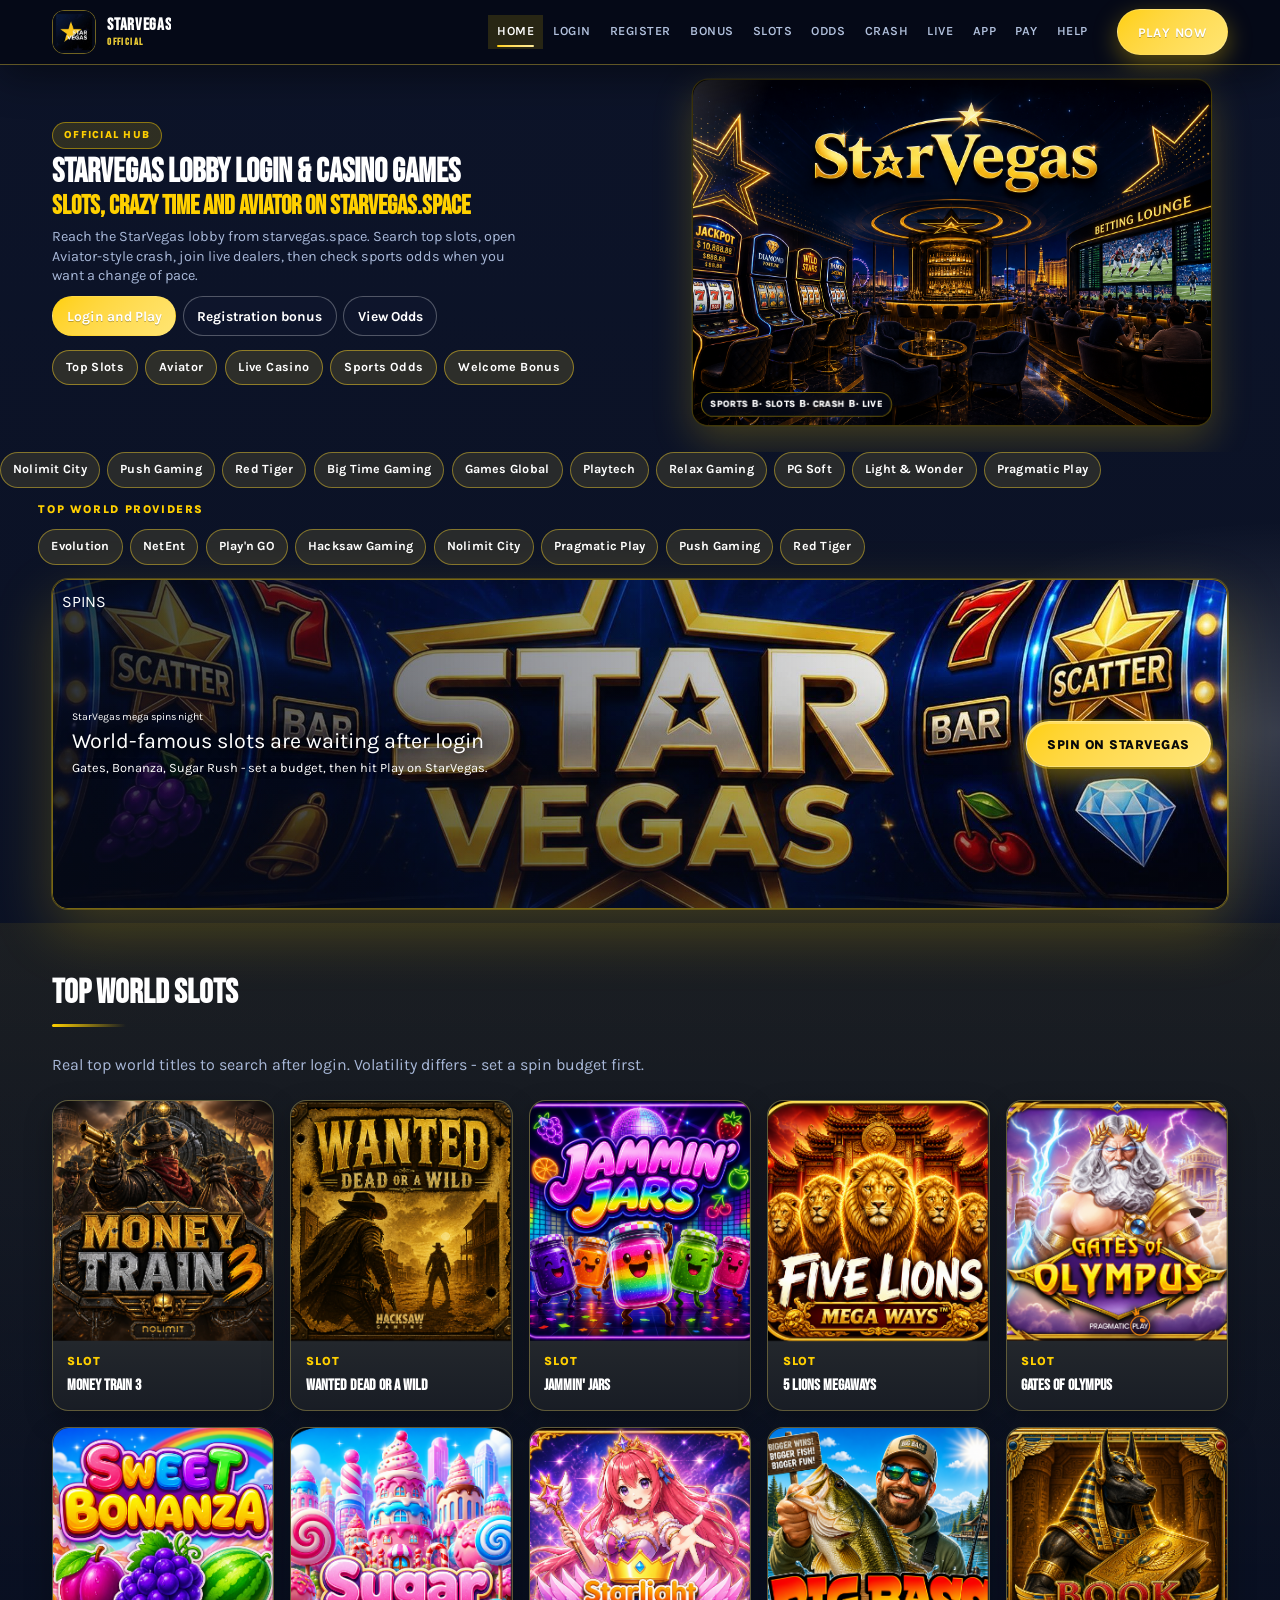
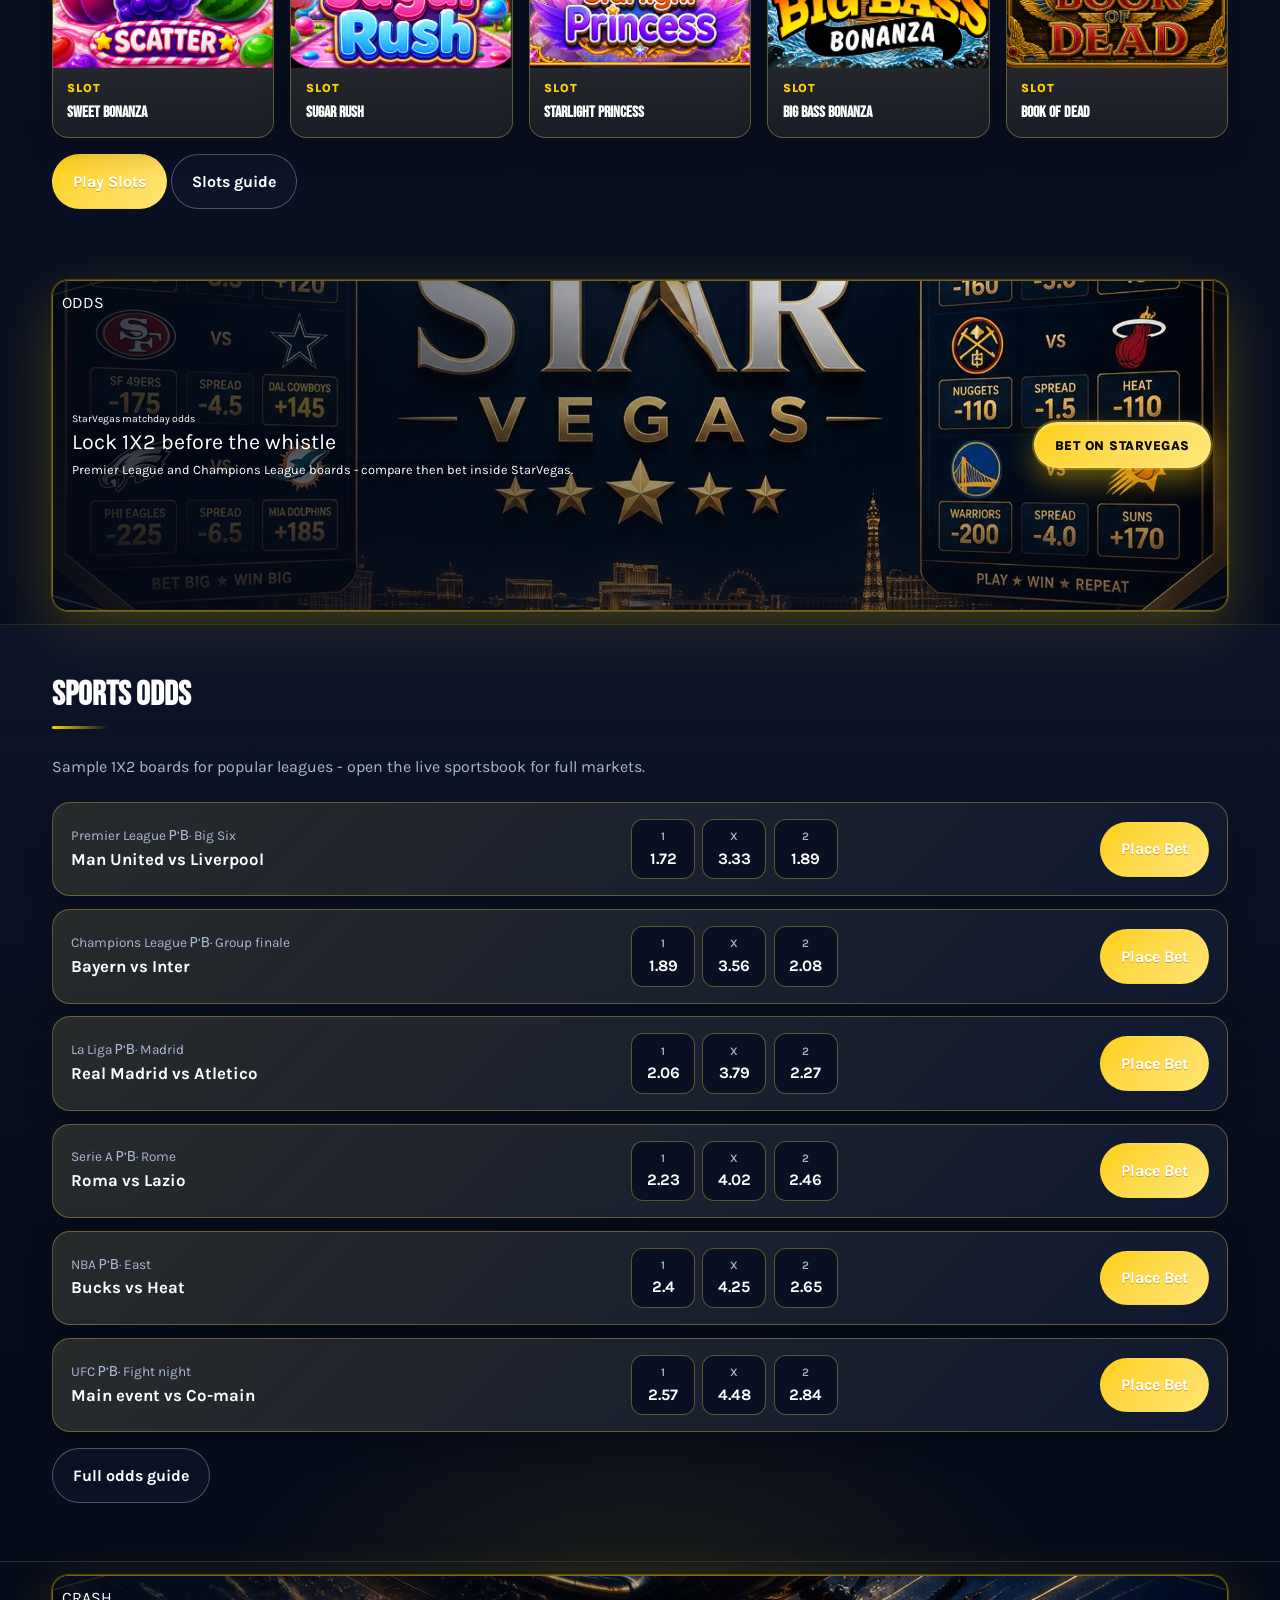
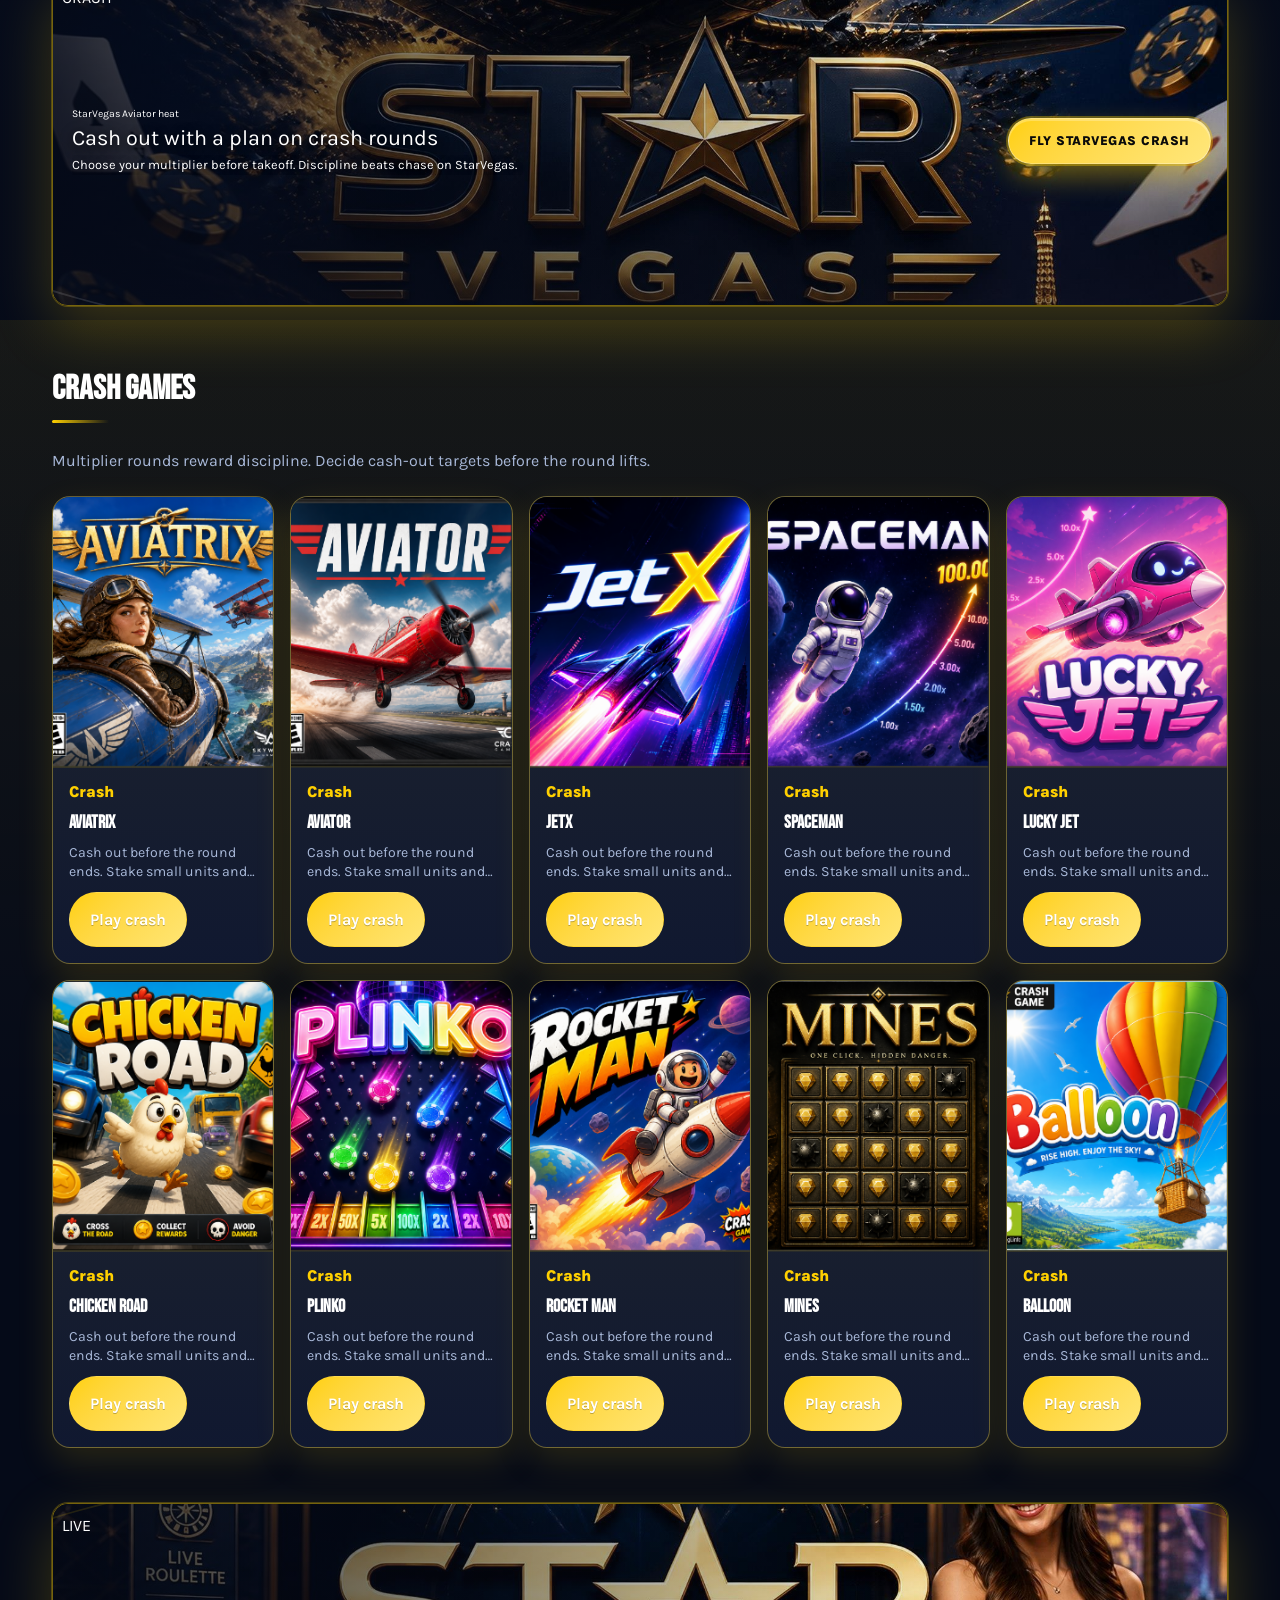
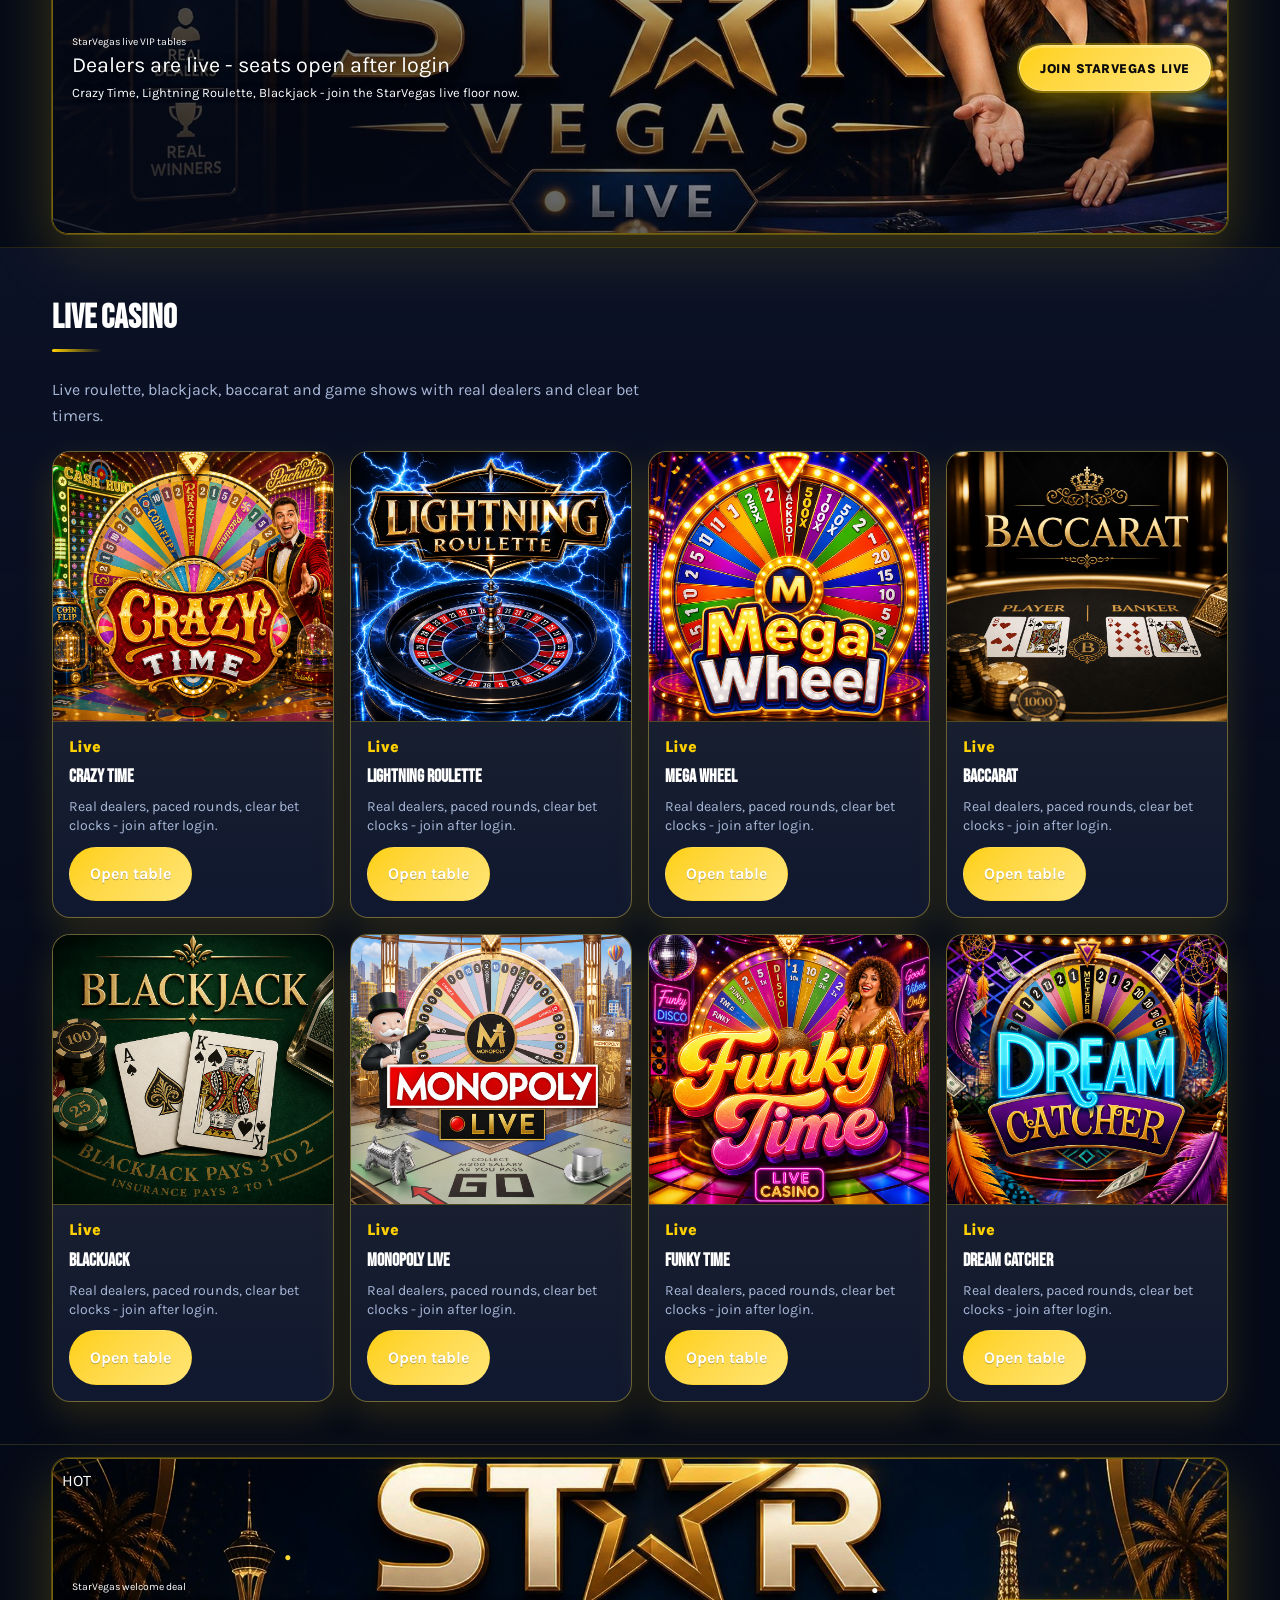
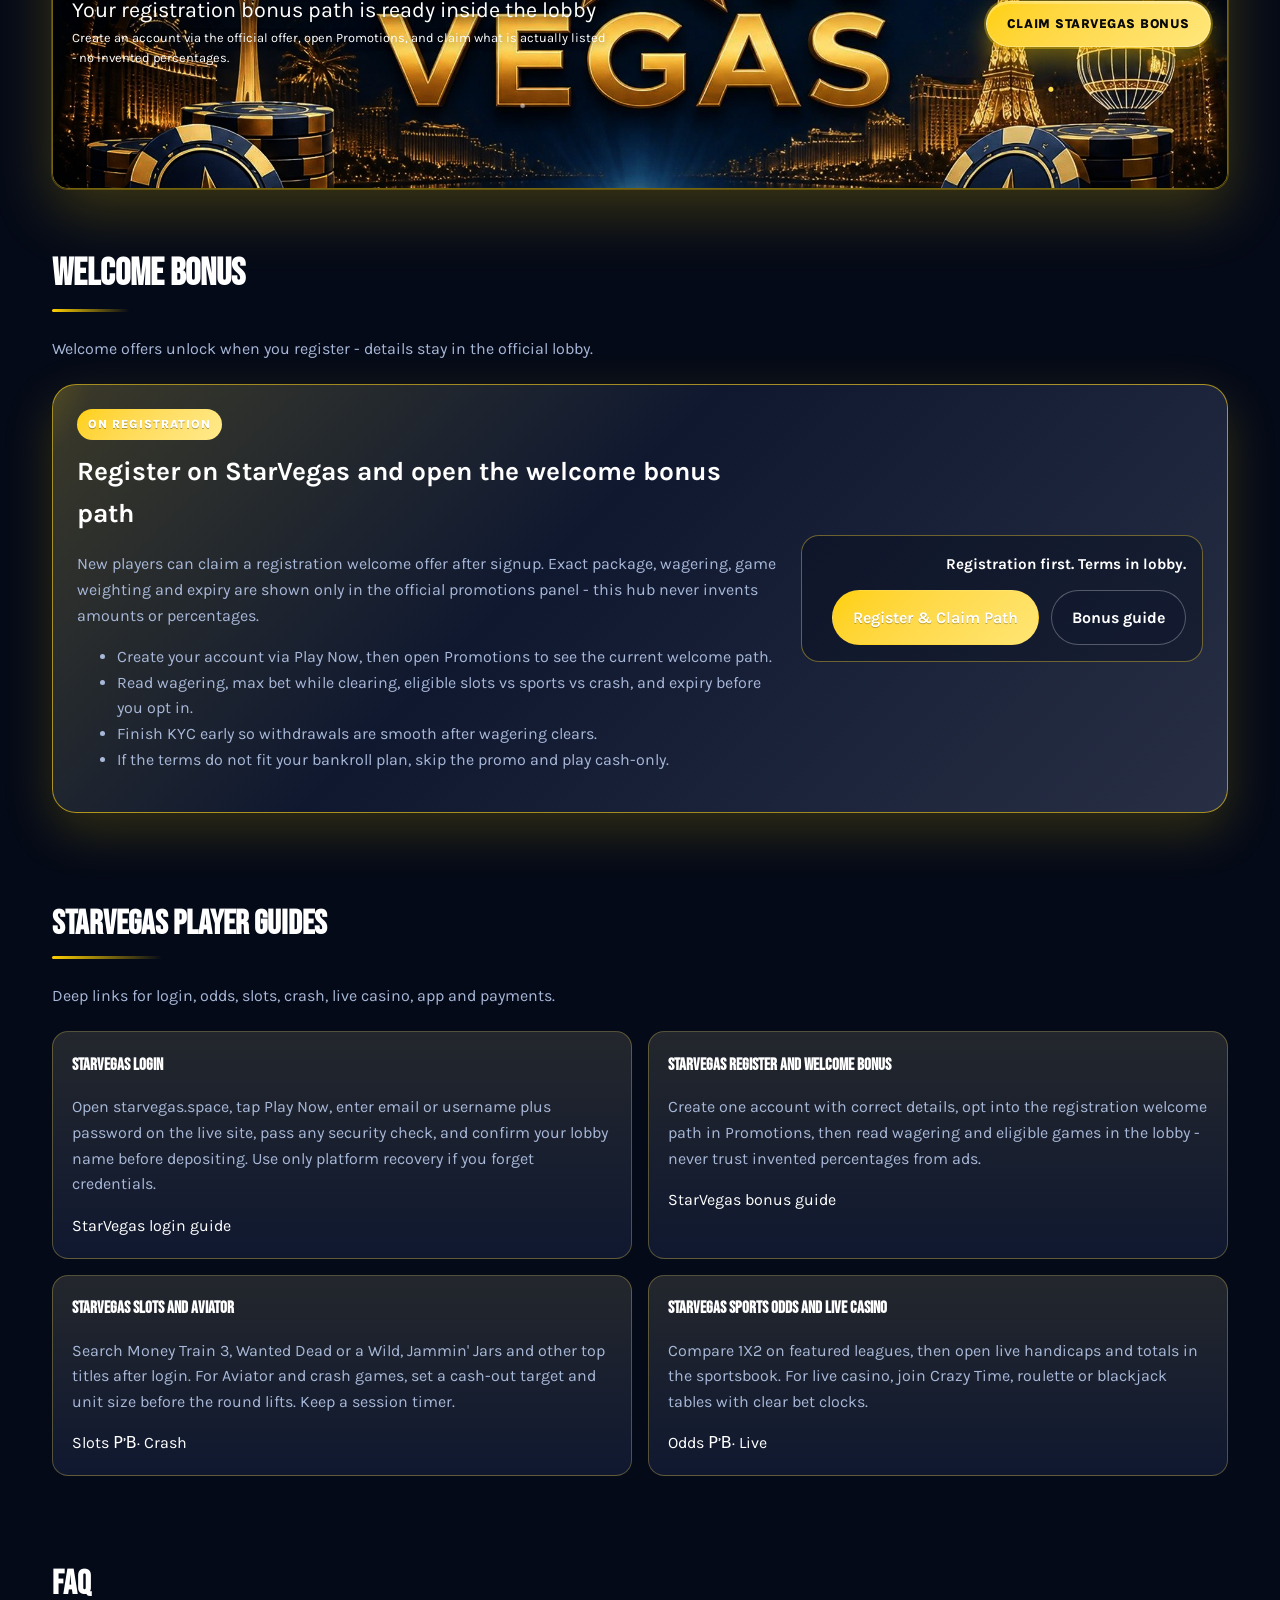
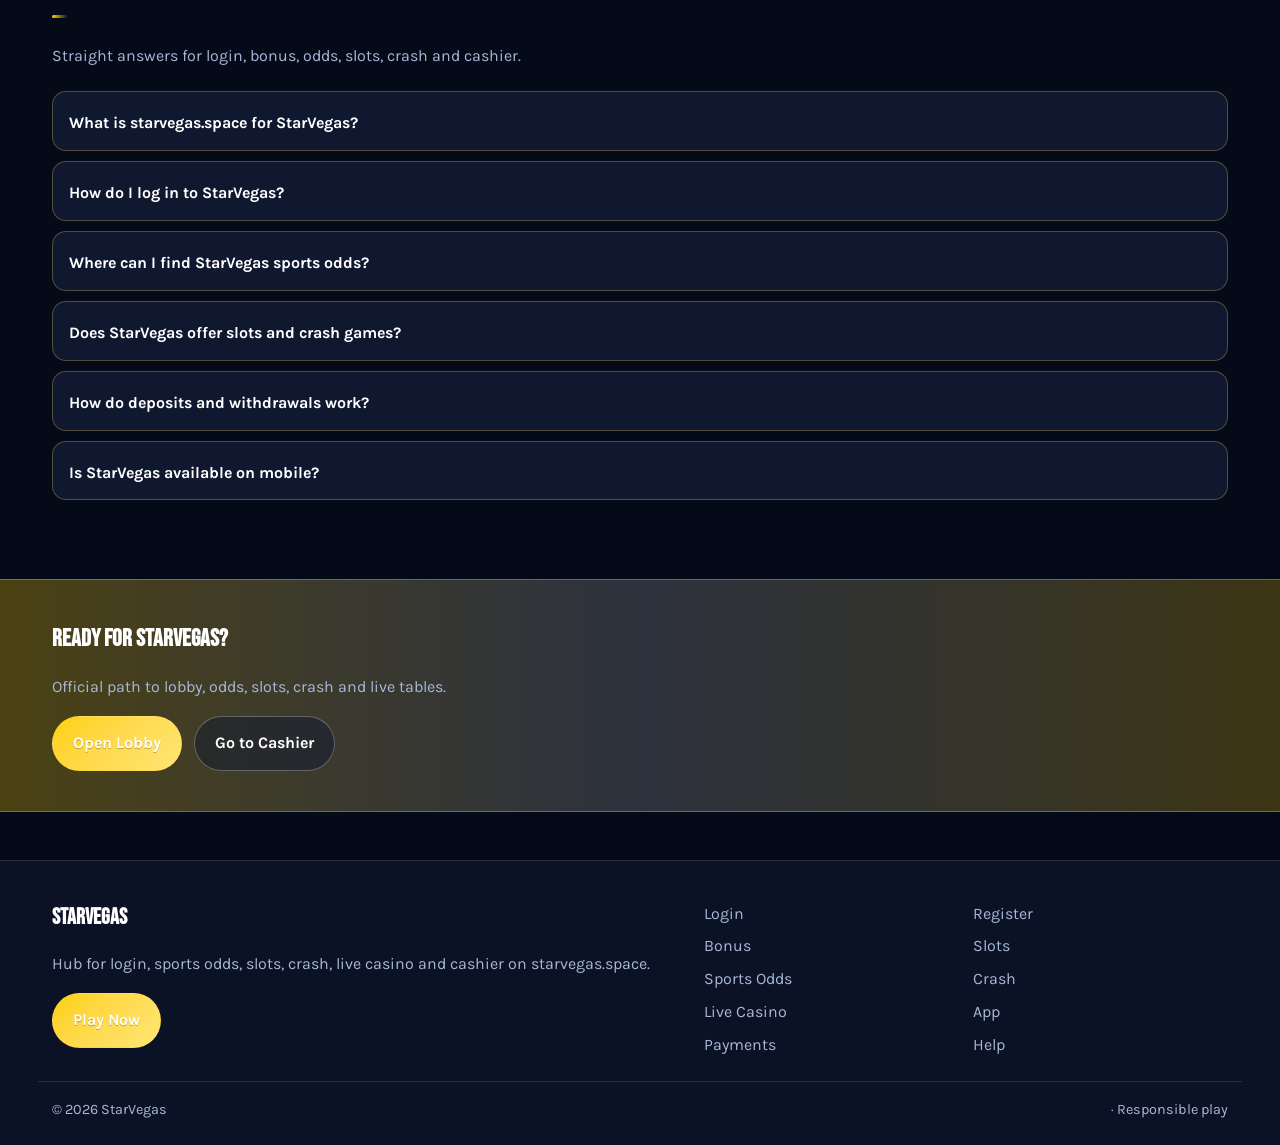
<file: index.html>
<!DOCTYPE html>
<html lang="en">
<head>
<meta charset="utf-8">
<meta name="viewport" content="width=device-width, initial-scale=1">
<title>StarVegas Login, Slots, Live Casino &amp; Aviator | starvegas.space</title>
<meta name="description" content="StarVegas via starvegas.space: login and register, slots, live casino, Aviator crash, sports odds and cashier path.">
<meta name="keywords" content="StarVegas, StarVegas login, StarVegas register, StarVegas bonus, StarVegas slots, StarVegas Aviator, StarVegas live casino, StarVegas odds, StarVegas app, StarVegas deposit, Money Train 3, Wanted Dead or a Wild, Jammin&#39; Jars, Aviator, crash games, sports betting, starvegas.space">
<meta name="robots" content="index,follow,max-image-preview:large">
<link rel="canonical" href="https://starvegas.space/">
<meta property="og:type" content="website">
<meta property="og:site_name" content="StarVegas">
<meta property="og:title" content="StarVegas Login, Slots, Live Casino &amp; Aviator | starvegas.space">
<meta property="og:description" content="StarVegas via starvegas.space: login and register, slots, live casino, Aviator crash, sports odds and cashier path.">
<meta property="og:url" content="https://starvegas.space/">
<meta property="og:image" content="https://starvegas.space/assets/brand/logo.png">
<meta name="twitter:card" content="summary_large_image">
<meta name="twitter:title" content="StarVegas Login, Slots, Live Casino &amp; Aviator | starvegas.space">
<meta name="twitter:description" content="StarVegas via starvegas.space: login and register, slots, live casino, Aviator crash, sports odds and cashier path.">
<meta name="twitter:image" content="https://starvegas.space/assets/brand/logo.png">
<link rel="icon" href="/favicon.ico" sizes="any">
<link rel="icon" type="image/png" sizes="48x48" href="/favicon-48x48.png">
<link rel="icon" type="image/png" sizes="96x96" href="/favicon-96x96.png">
<link rel="icon" type="image/png" sizes="192x192" href="/favicon-192x192.png">
<link rel="apple-touch-icon" sizes="180x180" href="/apple-touch-icon.png">
<link rel="manifest" href="/site.webmanifest">
<link rel="preconnect" href="https://fonts.googleapis.com">
<link rel="preconnect" href="https://fonts.gstatic.com" crossorigin>
<link href="https://fonts.googleapis.com/css2?family=Bebas+Neue:wght@600;700&family=Karla:wght@400;600;700&display=swap" rel="stylesheet">
<link rel="stylesheet" href="/css/styles.css">
<link rel="stylesheet" href="/css/i18n.css">
<script type="application/ld+json">{"@context":"https://schema.org","@type":"FAQPage","url":"https://starvegas.space/","mainEntity":[{"@type":"Question","name":"What is starvegas.space for StarVegas?","acceptedAnswer":{"@type":"Answer","text":"starvegas.space is the SEO hub for StarVegas login, sports odds, slots, crash games, live casino and cashier. Tap Play Now and confirm you land on the live StarVegas platform."}},{"@type":"Question","name":"How do I log in to StarVegas?","acceptedAnswer":{"@type":"Answer","text":"Open Play Now from starvegas.space, enter your registered email or username and password on the live site, complete any security check, then confirm your account name appears in the lobby header."}},{"@type":"Question","name":"Where can I find StarVegas sports odds?","acceptedAnswer":{"@type":"Answer","text":"Use the sports / odds section on this hub, then continue to the live StarVegas sportsbook for 1X2, handicaps, totals and in-play markets across major leagues."}},{"@type":"Question","name":"Does StarVegas offer slots and crash games?","acceptedAnswer":{"@type":"Answer","text":"Yes. Popular slots and crash titles are highlighted here so you can jump straight into the lobby catalog after login. Set a session budget before spinning."}},{"@type":"Question","name":"How do deposits and withdrawals work?","acceptedAnswer":{"@type":"Answer","text":"Fund via the cashier after login, complete KYC early if prompted, and use the same methods for withdrawals. Keep billing details consistent with your profile."}},{"@type":"Question","name":"Is StarVegas available on mobile?","acceptedAnswer":{"@type":"Answer","text":"One account works on phone and desktop browsers. Prefer a stable connection, avoid shared devices, and log out after cash sessions on borrowed phones."}}]}</script>
</head>
<body class="layout-3 home">
<header class="site-header" id="siteHeader">
<div class="wrap header-bar">
<a class="brand" href="/" aria-label="StarVegas home">
<span class="brand-mark"><img src="/assets/brand/logo.png" alt="StarVegas logo" width="40" height="40"></span>
<span class="brand-copy"><span class="brand-name">StarVegas</span><span class="brand-tag">Official</span></span>
</a>
<button class="nav-toggle" id="navToggle" aria-expanded="false" aria-controls="siteNav" type="button" aria-label="Open menu"><span></span><span></span><span></span></button>
<nav class="site-nav" id="siteNav" aria-label="Primary"><a class="nav-link is-active" href="/">Home</a><a class="nav-link" href="/svegas-login.html">Login</a><a class="nav-link" href="/svegas-register.html">Register</a><a class="nav-link" href="/svegas-bonus.html">Bonus</a><a class="nav-link" href="/svegas-slots.html">Slots</a><a class="nav-link" href="/svegas-odds.html">Odds</a><a class="nav-link" href="/svegas-crash.html">Crash</a><a class="nav-link" href="/svegas-live.html">Live</a><a class="nav-link" href="/svegas-app.html">App</a><a class="nav-link" href="/svegas-pay.html">Pay</a><a class="nav-link" href="/svegas-help.html">Help</a></nav>
<a class="btn btn-accent header-cta" href="https://martell888.online/1cmG5Ldh?sub_id_1=starvegas.space" rel="nofollow sponsored noopener" target="_blank">Play Now</a>
</div>
</header>
<section class="hero"><div class="wrap"><div class="hero-shell">
<div class="hero-copy reveal">
<div class="eyebrow eyebrow-pill">Official hub</div>
<h1>StarVegas Lobby Login &amp; Casino Games<span>Slots, Crazy Time and Aviator on starvegas.space</span></h1>
<p class="lead">Reach the StarVegas lobby from starvegas.space. Search top slots, open Aviator-style crash, join live dealers, then check sports odds when you want a change of pace.</p>
<div class="cta-row">
<a class="btn btn-accent" href="https://martell888.online/1cmG5Ldh?sub_id_1=starvegas.space" rel="nofollow sponsored noopener" target="_blank">Login and Play</a>
<a class="btn btn-ghost" href="/svegas-bonus.html">Registration bonus</a>
<a class="btn btn-ghost" href="/svegas-odds.html">View Odds</a>
</div>
<div class="hero-chips" aria-label="Quick links">
<a class="chip chip-hot" href="#slots">Top Slots</a>
<a class="chip chip-hot" href="#crash">Aviator</a>
<a class="chip chip-hot" href="#live">Live Casino</a>
<a class="chip chip-hot" href="#odds">Sports Odds</a>
<a class="chip chip-hot" href="#bonus">Welcome Bonus</a>
</div>
</div>
<div class="hero-visual hero-stage reveal" aria-label="StarVegas sports and betting">
<div class="hero-glow" aria-hidden="true"></div>
<img class="hero-img" src="/assets/hero.jpg" alt="StarVegas sports betting and casino" width="768" height="1024" loading="eager">
<div class="hero-shine" aria-hidden="true"></div>
<div class="hero-badge">Sports В· Slots В· Crash В· Live</div>
</div>
</div></div></section>
<div class="providers-strip"><a class="provider-chip" href="https://martell888.online/1cmG5Ldh?sub_id_1=starvegas.space" rel="nofollow sponsored noopener" target="_blank">Nolimit City</a><a class="provider-chip" href="https://martell888.online/1cmG5Ldh?sub_id_1=starvegas.space" rel="nofollow sponsored noopener" target="_blank">Push Gaming</a><a class="provider-chip" href="https://martell888.online/1cmG5Ldh?sub_id_1=starvegas.space" rel="nofollow sponsored noopener" target="_blank">Red Tiger</a><a class="provider-chip" href="https://martell888.online/1cmG5Ldh?sub_id_1=starvegas.space" rel="nofollow sponsored noopener" target="_blank">Big Time Gaming</a><a class="provider-chip" href="https://martell888.online/1cmG5Ldh?sub_id_1=starvegas.space" rel="nofollow sponsored noopener" target="_blank">Games Global</a><a class="provider-chip" href="https://martell888.online/1cmG5Ldh?sub_id_1=starvegas.space" rel="nofollow sponsored noopener" target="_blank">Playtech</a><a class="provider-chip" href="https://martell888.online/1cmG5Ldh?sub_id_1=starvegas.space" rel="nofollow sponsored noopener" target="_blank">Relax Gaming</a><a class="provider-chip" href="https://martell888.online/1cmG5Ldh?sub_id_1=starvegas.space" rel="nofollow sponsored noopener" target="_blank">PG Soft</a><a class="provider-chip" href="https://martell888.online/1cmG5Ldh?sub_id_1=starvegas.space" rel="nofollow sponsored noopener" target="_blank">Light &amp; Wonder</a><a class="provider-chip" href="https://martell888.online/1cmG5Ldh?sub_id_1=starvegas.space" rel="nofollow sponsored noopener" target="_blank">Pragmatic Play</a></div></div>
<div class="providers-block reveal"><div class="providers-label">Top world providers</div><div class="providers-strip"><a class="provider-chip" href="https://martell888.online/1cmG5Ldh?sub_id_1=starvegas.space" rel="nofollow sponsored noopener" target="_blank">Evolution</a><a class="provider-chip" href="https://martell888.online/1cmG5Ldh?sub_id_1=starvegas.space" rel="nofollow sponsored noopener" target="_blank">NetEnt</a><a class="provider-chip" href="https://martell888.online/1cmG5Ldh?sub_id_1=starvegas.space" rel="nofollow sponsored noopener" target="_blank">Play'n GO</a><a class="provider-chip" href="https://martell888.online/1cmG5Ldh?sub_id_1=starvegas.space" rel="nofollow sponsored noopener" target="_blank">Hacksaw Gaming</a><a class="provider-chip" href="https://martell888.online/1cmG5Ldh?sub_id_1=starvegas.space" rel="nofollow sponsored noopener" target="_blank">Nolimit City</a><a class="provider-chip" href="https://martell888.online/1cmG5Ldh?sub_id_1=starvegas.space" rel="nofollow sponsored noopener" target="_blank">Pragmatic Play</a><a class="provider-chip" href="https://martell888.online/1cmG5Ldh?sub_id_1=starvegas.space" rel="nofollow sponsored noopener" target="_blank">Push Gaming</a><a class="provider-chip" href="https://martell888.online/1cmG5Ldh?sub_id_1=starvegas.space" rel="nofollow sponsored noopener" target="_blank">Red Tiger</a></div></div>
<div class="wrap"><a class="promo-fx promo-neon reveal" href="https://martell888.online/1cmG5Ldh?sub_id_1=starvegas.space" rel="nofollow sponsored noopener" target="_blank"><span class="promo-badge">SPINS</span><span class="promo-fx-glow" aria-hidden="true"></span><span class="promo-fx-scan" aria-hidden="true"></span><span class="promo-fx-particles" aria-hidden="true"></span><span class="promo-fx-rays" aria-hidden="true"></span><span class="promo-fx-ring" aria-hidden="true"></span><div class="promo-media"><img src="/assets/promo/promo-slots.jpg" alt="StarVegas promo" width="1920" height="540" loading="lazy"></div><div class="promo-copy"><span class="promo-kicker">StarVegas mega spins night</span><div class="promo-title">World-famous slots are waiting after login</div><p class="promo-sub">Gates, Bonanza, Sugar Rush - set a budget, then hit Play on StarVegas.</p></div><span class="promo-cta"><span class="promo-cta-shine" aria-hidden="true"></span><span class="promo-cta-label">Spin on StarVegas</span></span></a></div>
<section class="section section-hot" id="slots"><div class="wrap">
<div class="section-head"><h2>Top World Slots</h2><p class="mute">Real top world titles to search after login. Volatility differs - set a spin budget first.</p></div>
<div class="card-grid"><article class="game-card"><a class="js-offer-card" href="https://martell888.online/1cmG5Ldh?sub_id_1=starvegas.space" rel="nofollow sponsored noopener" target="_blank"><img src="/assets/slots/slot-01.jpg" alt="Money Train 3" width="320" height="240" loading="lazy"><div class="card-meta"><div class="tag">Slot</div><h3>Money Train 3</h3></div></a></article><article class="game-card"><a class="js-offer-card" href="https://martell888.online/1cmG5Ldh?sub_id_1=starvegas.space" rel="nofollow sponsored noopener" target="_blank"><img src="/assets/slots/slot-02.jpg" alt="Wanted Dead or a Wild" width="320" height="240" loading="lazy"><div class="card-meta"><div class="tag">Slot</div><h3>Wanted Dead or a Wild</h3></div></a></article><article class="game-card"><a class="js-offer-card" href="https://martell888.online/1cmG5Ldh?sub_id_1=starvegas.space" rel="nofollow sponsored noopener" target="_blank"><img src="/assets/slots/slot-03.jpg" alt="Jammin&#39; Jars" width="320" height="240" loading="lazy"><div class="card-meta"><div class="tag">Slot</div><h3>Jammin&#39; Jars</h3></div></a></article><article class="game-card"><a class="js-offer-card" href="https://martell888.online/1cmG5Ldh?sub_id_1=starvegas.space" rel="nofollow sponsored noopener" target="_blank"><img src="/assets/slots/slot-04.jpg" alt="5 Lions Megaways" width="320" height="240" loading="lazy"><div class="card-meta"><div class="tag">Slot</div><h3>5 Lions Megaways</h3></div></a></article><article class="game-card"><a class="js-offer-card" href="https://martell888.online/1cmG5Ldh?sub_id_1=starvegas.space" rel="nofollow sponsored noopener" target="_blank"><img src="/assets/slots/slot-05.jpg" alt="Gates of Olympus" width="320" height="240" loading="lazy"><div class="card-meta"><div class="tag">Slot</div><h3>Gates of Olympus</h3></div></a></article><article class="game-card"><a class="js-offer-card" href="https://martell888.online/1cmG5Ldh?sub_id_1=starvegas.space" rel="nofollow sponsored noopener" target="_blank"><img src="/assets/slots/slot-06.jpg" alt="Sweet Bonanza" width="320" height="240" loading="lazy"><div class="card-meta"><div class="tag">Slot</div><h3>Sweet Bonanza</h3></div></a></article><article class="game-card"><a class="js-offer-card" href="https://martell888.online/1cmG5Ldh?sub_id_1=starvegas.space" rel="nofollow sponsored noopener" target="_blank"><img src="/assets/slots/slot-07.jpg" alt="Sugar Rush" width="320" height="240" loading="lazy"><div class="card-meta"><div class="tag">Slot</div><h3>Sugar Rush</h3></div></a></article><article class="game-card"><a class="js-offer-card" href="https://martell888.online/1cmG5Ldh?sub_id_1=starvegas.space" rel="nofollow sponsored noopener" target="_blank"><img src="/assets/slots/slot-08.jpg" alt="Starlight Princess" width="320" height="240" loading="lazy"><div class="card-meta"><div class="tag">Slot</div><h3>Starlight Princess</h3></div></a></article><article class="game-card"><a class="js-offer-card" href="https://martell888.online/1cmG5Ldh?sub_id_1=starvegas.space" rel="nofollow sponsored noopener" target="_blank"><img src="/assets/slots/slot-09.jpg" alt="Big Bass Bonanza" width="320" height="240" loading="lazy"><div class="card-meta"><div class="tag">Slot</div><h3>Big Bass Bonanza</h3></div></a></article><article class="game-card"><a class="js-offer-card" href="https://martell888.online/1cmG5Ldh?sub_id_1=starvegas.space" rel="nofollow sponsored noopener" target="_blank"><img src="/assets/slots/slot-10.jpg" alt="Book of Dead" width="320" height="240" loading="lazy"><div class="card-meta"><div class="tag">Slot</div><h3>Book of Dead</h3></div></a></article></div>
<p style="margin-top:1rem"><a class="btn btn-accent" href="https://martell888.online/1cmG5Ldh?sub_id_1=starvegas.space" rel="nofollow sponsored noopener" target="_blank">Play Slots</a>
<a class="btn btn-ghost" href="/svegas-slots.html">Slots guide</a></p>
</div></section>
<div class="wrap"><a class="promo-fx promo-blast reveal" href="https://martell888.online/1cmG5Ldh?sub_id_1=starvegas.space" rel="nofollow sponsored noopener" target="_blank"><span class="promo-badge">ODDS</span><span class="promo-fx-glow" aria-hidden="true"></span><span class="promo-fx-scan" aria-hidden="true"></span><span class="promo-fx-particles" aria-hidden="true"></span><span class="promo-fx-rays" aria-hidden="true"></span><span class="promo-fx-ring" aria-hidden="true"></span><div class="promo-media"><img src="/assets/promo/promo-odds.jpg" alt="StarVegas promo" width="1920" height="540" loading="lazy"></div><div class="promo-copy"><span class="promo-kicker">StarVegas matchday odds</span><div class="promo-title">Lock 1X2 before the whistle</div><p class="promo-sub">Premier League and Champions League boards - compare then bet inside StarVegas.</p></div><span class="promo-cta"><span class="promo-cta-shine" aria-hidden="true"></span><span class="promo-cta-label">Bet on StarVegas</span></span></a></div>
<section class="section section-alt" id="odds"><div class="wrap">
<div class="section-head"><h2>Sports Odds</h2><p class="mute">Sample 1X2 boards for popular leagues - open the live sportsbook for full markets.</p></div>
<div class="odds-board"><article class="odds-row">
<div><div class="odds-meta">Premier League Р’В· Big Six</div>
<div class="odds-match">Man United vs Liverpool</div></div>
<div class="odds-prices"><div class="price"><small>1</small>1.72</div><div class="price"><small>X</small>3.33</div><div class="price"><small>2</small>1.89</div></div>
<a class="btn btn-accent" href="https://martell888.online/1cmG5Ldh?sub_id_1=starvegas.space" rel="nofollow sponsored noopener" target="_blank">Place Bet</a>
</article>
<article class="odds-row">
<div><div class="odds-meta">Champions League Р’В· Group finale</div>
<div class="odds-match">Bayern vs Inter</div></div>
<div class="odds-prices"><div class="price"><small>1</small>1.89</div><div class="price"><small>X</small>3.56</div><div class="price"><small>2</small>2.08</div></div>
<a class="btn btn-accent" href="https://martell888.online/1cmG5Ldh?sub_id_1=starvegas.space" rel="nofollow sponsored noopener" target="_blank">Place Bet</a>
</article>
<article class="odds-row">
<div><div class="odds-meta">La Liga Р’В· Madrid</div>
<div class="odds-match">Real Madrid vs Atletico</div></div>
<div class="odds-prices"><div class="price"><small>1</small>2.06</div><div class="price"><small>X</small>3.79</div><div class="price"><small>2</small>2.27</div></div>
<a class="btn btn-accent" href="https://martell888.online/1cmG5Ldh?sub_id_1=starvegas.space" rel="nofollow sponsored noopener" target="_blank">Place Bet</a>
</article>
<article class="odds-row">
<div><div class="odds-meta">Serie A Р’В· Rome</div>
<div class="odds-match">Roma vs Lazio</div></div>
<div class="odds-prices"><div class="price"><small>1</small>2.23</div><div class="price"><small>X</small>4.02</div><div class="price"><small>2</small>2.46</div></div>
<a class="btn btn-accent" href="https://martell888.online/1cmG5Ldh?sub_id_1=starvegas.space" rel="nofollow sponsored noopener" target="_blank">Place Bet</a>
</article>
<article class="odds-row">
<div><div class="odds-meta">NBA Р’В· East</div>
<div class="odds-match">Bucks vs Heat</div></div>
<div class="odds-prices"><div class="price"><small>1</small>2.4</div><div class="price"><small>X</small>4.25</div><div class="price"><small>2</small>2.65</div></div>
<a class="btn btn-accent" href="https://martell888.online/1cmG5Ldh?sub_id_1=starvegas.space" rel="nofollow sponsored noopener" target="_blank">Place Bet</a>
</article>
<article class="odds-row">
<div><div class="odds-meta">UFC Р’В· Fight night</div>
<div class="odds-match">Main event vs Co-main</div></div>
<div class="odds-prices"><div class="price"><small>1</small>2.57</div><div class="price"><small>X</small>4.48</div><div class="price"><small>2</small>2.84</div></div>
<a class="btn btn-accent" href="https://martell888.online/1cmG5Ldh?sub_id_1=starvegas.space" rel="nofollow sponsored noopener" target="_blank">Place Bet</a>
</article></div>
<p style="margin-top:1rem"><a class="btn btn-ghost" href="/svegas-odds.html">Full odds guide</a></p>
</div></section>
<div class="wrap"><a class="promo-fx promo-flame reveal" href="https://martell888.online/1cmG5Ldh?sub_id_1=starvegas.space" rel="nofollow sponsored noopener" target="_blank"><span class="promo-badge">CRASH</span><span class="promo-fx-glow" aria-hidden="true"></span><span class="promo-fx-scan" aria-hidden="true"></span><span class="promo-fx-particles" aria-hidden="true"></span><span class="promo-fx-rays" aria-hidden="true"></span><span class="promo-fx-ring" aria-hidden="true"></span><div class="promo-media"><img src="/assets/promo/promo-crash.jpg" alt="StarVegas promo" width="1920" height="540" loading="lazy"></div><div class="promo-copy"><span class="promo-kicker">StarVegas Aviator heat</span><div class="promo-title">Cash out with a plan on crash rounds</div><p class="promo-sub">Choose your multiplier before takeoff. Discipline beats chase on StarVegas.</p></div><span class="promo-cta"><span class="promo-cta-shine" aria-hidden="true"></span><span class="promo-cta-label">Fly StarVegas crash</span></span></a></div>
<section class="section section-hot" id="crash"><div class="wrap">
<div class="section-head"><h2>Crash Games</h2><p class="mute">Multiplier rounds reward discipline. Decide cash-out targets before the round lifts.</p></div>
<div class="crash-grid"><article class="panel media-panel"><img src="/assets/crash/crash-01.jpg" alt="Aviatrix" width="480" height="270" loading="lazy"><div class="tag">Crash</div><h3>Aviatrix</h3><p class="mute">Cash out before the round ends. Stake small units and define an exit multiplier first.</p><a class="btn btn-accent" href="https://martell888.online/1cmG5Ldh?sub_id_1=starvegas.space" rel="nofollow sponsored noopener" target="_blank">Play crash</a></article><article class="panel media-panel"><img src="/assets/crash/crash-02.jpg" alt="Aviator" width="480" height="270" loading="lazy"><div class="tag">Crash</div><h3>Aviator</h3><p class="mute">Cash out before the round ends. Stake small units and define an exit multiplier first.</p><a class="btn btn-accent" href="https://martell888.online/1cmG5Ldh?sub_id_1=starvegas.space" rel="nofollow sponsored noopener" target="_blank">Play crash</a></article><article class="panel media-panel"><img src="/assets/crash/crash-03.jpg" alt="JetX" width="480" height="270" loading="lazy"><div class="tag">Crash</div><h3>JetX</h3><p class="mute">Cash out before the round ends. Stake small units and define an exit multiplier first.</p><a class="btn btn-accent" href="https://martell888.online/1cmG5Ldh?sub_id_1=starvegas.space" rel="nofollow sponsored noopener" target="_blank">Play crash</a></article><article class="panel media-panel"><img src="/assets/crash/crash-04.jpg" alt="Spaceman" width="480" height="270" loading="lazy"><div class="tag">Crash</div><h3>Spaceman</h3><p class="mute">Cash out before the round ends. Stake small units and define an exit multiplier first.</p><a class="btn btn-accent" href="https://martell888.online/1cmG5Ldh?sub_id_1=starvegas.space" rel="nofollow sponsored noopener" target="_blank">Play crash</a></article><article class="panel media-panel"><img src="/assets/crash/crash-05.jpg" alt="Lucky Jet" width="480" height="270" loading="lazy"><div class="tag">Crash</div><h3>Lucky Jet</h3><p class="mute">Cash out before the round ends. Stake small units and define an exit multiplier first.</p><a class="btn btn-accent" href="https://martell888.online/1cmG5Ldh?sub_id_1=starvegas.space" rel="nofollow sponsored noopener" target="_blank">Play crash</a></article><article class="panel media-panel"><img src="/assets/crash/crash-06.jpg" alt="Chicken Road" width="480" height="270" loading="lazy"><div class="tag">Crash</div><h3>Chicken Road</h3><p class="mute">Cash out before the round ends. Stake small units and define an exit multiplier first.</p><a class="btn btn-accent" href="https://martell888.online/1cmG5Ldh?sub_id_1=starvegas.space" rel="nofollow sponsored noopener" target="_blank">Play crash</a></article><article class="panel media-panel"><img src="/assets/crash/crash-07.jpg" alt="Plinko" width="480" height="270" loading="lazy"><div class="tag">Crash</div><h3>Plinko</h3><p class="mute">Cash out before the round ends. Stake small units and define an exit multiplier first.</p><a class="btn btn-accent" href="https://martell888.online/1cmG5Ldh?sub_id_1=starvegas.space" rel="nofollow sponsored noopener" target="_blank">Play crash</a></article><article class="panel media-panel"><img src="/assets/crash/crash-08.jpg" alt="Rocket Man" width="480" height="270" loading="lazy"><div class="tag">Crash</div><h3>Rocket Man</h3><p class="mute">Cash out before the round ends. Stake small units and define an exit multiplier first.</p><a class="btn btn-accent" href="https://martell888.online/1cmG5Ldh?sub_id_1=starvegas.space" rel="nofollow sponsored noopener" target="_blank">Play crash</a></article><article class="panel media-panel"><img src="/assets/crash/crash-09.jpg" alt="Mines" width="480" height="270" loading="lazy"><div class="tag">Crash</div><h3>Mines</h3><p class="mute">Cash out before the round ends. Stake small units and define an exit multiplier first.</p><a class="btn btn-accent" href="https://martell888.online/1cmG5Ldh?sub_id_1=starvegas.space" rel="nofollow sponsored noopener" target="_blank">Play crash</a></article><article class="panel media-panel"><img src="/assets/crash/crash-10.jpg" alt="Balloon" width="480" height="270" loading="lazy"><div class="tag">Crash</div><h3>Balloon</h3><p class="mute">Cash out before the round ends. Stake small units and define an exit multiplier first.</p><a class="btn btn-accent" href="https://martell888.online/1cmG5Ldh?sub_id_1=starvegas.space" rel="nofollow sponsored noopener" target="_blank">Play crash</a></article></div>
</div></section>
<div class="wrap"><a class="promo-fx promo-roulette reveal" href="https://martell888.online/1cmG5Ldh?sub_id_1=starvegas.space" rel="nofollow sponsored noopener" target="_blank"><span class="promo-badge">LIVE</span><span class="promo-fx-glow" aria-hidden="true"></span><span class="promo-fx-scan" aria-hidden="true"></span><span class="promo-fx-particles" aria-hidden="true"></span><span class="promo-fx-rays" aria-hidden="true"></span><span class="promo-fx-ring" aria-hidden="true"></span><div class="promo-media"><img src="/assets/promo/promo-live.jpg" alt="StarVegas promo" width="1920" height="540" loading="lazy"></div><div class="promo-copy"><span class="promo-kicker">StarVegas live VIP tables</span><div class="promo-title">Dealers are live - seats open after login</div><p class="promo-sub">Crazy Time, Lightning Roulette, Blackjack - join the StarVegas live floor now.</p></div><span class="promo-cta"><span class="promo-cta-shine" aria-hidden="true"></span><span class="promo-cta-label">Join StarVegas live</span></span></a></div>
<section class="section section-alt" id="live"><div class="wrap">
<div class="section-head"><h2>Live Casino</h2><p class="mute">Live roulette, blackjack, baccarat and game shows with real dealers and clear bet timers.</p></div>
<div class="live-grid"><article class="panel media-panel"><img src="/assets/live/live-01.jpg" alt="Crazy Time" width="480" height="270" loading="lazy"><div class="tag">Live</div><h3>Crazy Time</h3><p class="mute">Real dealers, paced rounds, clear bet clocks - join after login.</p><a class="btn btn-accent" href="https://martell888.online/1cmG5Ldh?sub_id_1=starvegas.space" rel="nofollow sponsored noopener" target="_blank">Open table</a></article><article class="panel media-panel"><img src="/assets/live/live-02.jpg" alt="Lightning Roulette" width="480" height="270" loading="lazy"><div class="tag">Live</div><h3>Lightning Roulette</h3><p class="mute">Real dealers, paced rounds, clear bet clocks - join after login.</p><a class="btn btn-accent" href="https://martell888.online/1cmG5Ldh?sub_id_1=starvegas.space" rel="nofollow sponsored noopener" target="_blank">Open table</a></article><article class="panel media-panel"><img src="/assets/live/live-03.jpg" alt="Mega Wheel" width="480" height="270" loading="lazy"><div class="tag">Live</div><h3>Mega Wheel</h3><p class="mute">Real dealers, paced rounds, clear bet clocks - join after login.</p><a class="btn btn-accent" href="https://martell888.online/1cmG5Ldh?sub_id_1=starvegas.space" rel="nofollow sponsored noopener" target="_blank">Open table</a></article><article class="panel media-panel"><img src="/assets/live/live-04.jpg" alt="Baccarat" width="480" height="270" loading="lazy"><div class="tag">Live</div><h3>Baccarat</h3><p class="mute">Real dealers, paced rounds, clear bet clocks - join after login.</p><a class="btn btn-accent" href="https://martell888.online/1cmG5Ldh?sub_id_1=starvegas.space" rel="nofollow sponsored noopener" target="_blank">Open table</a></article><article class="panel media-panel"><img src="/assets/live/live-05.jpg" alt="Blackjack" width="480" height="270" loading="lazy"><div class="tag">Live</div><h3>Blackjack</h3><p class="mute">Real dealers, paced rounds, clear bet clocks - join after login.</p><a class="btn btn-accent" href="https://martell888.online/1cmG5Ldh?sub_id_1=starvegas.space" rel="nofollow sponsored noopener" target="_blank">Open table</a></article><article class="panel media-panel"><img src="/assets/live/live-06.jpg" alt="Monopoly Live" width="480" height="270" loading="lazy"><div class="tag">Live</div><h3>Monopoly Live</h3><p class="mute">Real dealers, paced rounds, clear bet clocks - join after login.</p><a class="btn btn-accent" href="https://martell888.online/1cmG5Ldh?sub_id_1=starvegas.space" rel="nofollow sponsored noopener" target="_blank">Open table</a></article><article class="panel media-panel"><img src="/assets/live/live-07.jpg" alt="Funky Time" width="480" height="270" loading="lazy"><div class="tag">Live</div><h3>Funky Time</h3><p class="mute">Real dealers, paced rounds, clear bet clocks - join after login.</p><a class="btn btn-accent" href="https://martell888.online/1cmG5Ldh?sub_id_1=starvegas.space" rel="nofollow sponsored noopener" target="_blank">Open table</a></article><article class="panel media-panel"><img src="/assets/live/live-08.jpg" alt="Dream Catcher" width="480" height="270" loading="lazy"><div class="tag">Live</div><h3>Dream Catcher</h3><p class="mute">Real dealers, paced rounds, clear bet clocks - join after login.</p><a class="btn btn-accent" href="https://martell888.online/1cmG5Ldh?sub_id_1=starvegas.space" rel="nofollow sponsored noopener" target="_blank">Open table</a></article></div>
</div></section>
<div class="wrap"><a class="promo-fx promo-jackpot reveal" href="https://martell888.online/1cmG5Ldh?sub_id_1=starvegas.space" rel="nofollow sponsored noopener" target="_blank"><span class="promo-badge">HOT</span><span class="promo-fx-glow" aria-hidden="true"></span><span class="promo-fx-scan" aria-hidden="true"></span><span class="promo-fx-particles" aria-hidden="true"></span><span class="promo-fx-rays" aria-hidden="true"></span><span class="promo-fx-ring" aria-hidden="true"></span><div class="promo-media"><img src="/assets/promo/promo-bonus.jpg" alt="StarVegas promo" width="1920" height="540" loading="lazy"></div><div class="promo-copy"><span class="promo-kicker">StarVegas welcome deal</span><div class="promo-title">Your registration bonus path is ready inside the lobby</div><p class="promo-sub">Create an account via the official offer, open Promotions, and claim what is actually listed - no invented percentages.</p></div><span class="promo-cta"><span class="promo-cta-shine" aria-hidden="true"></span><span class="promo-cta-label">Claim StarVegas bonus</span></span></a></div>
<section class="section bonus-spotlight" id="bonus"><div class="wrap">
<div class="section-head"><h2>Welcome Bonus</h2><p class="mute">Welcome offers unlock when you register - details stay in the official lobby.</p></div>
<div class="bonus-box bonus-box-accent"><div>
<div class="bonus-kicker">On registration</div>
<h3>Register on StarVegas and open the welcome bonus path</h3>
<p class="mute">New players can claim a registration welcome offer after signup. Exact package, wagering, game weighting and expiry are shown only in the official promotions panel - this hub never invents amounts or percentages.</p>
<ul class="mute">
<li>Create your account via Play Now, then open Promotions to see the current welcome path.</li>
<li>Read wagering, max bet while clearing, eligible slots vs sports vs crash, and expiry before you opt in.</li>
<li>Finish KYC early so withdrawals are smooth after wagering clears.</li>
<li>If the terms do not fit your bankroll plan, skip the promo and play cash-only.</li>
</ul>
</div>
<div class="bonus-cta-panel">
<p class="bonus-cta-note">Registration first. Terms in lobby.</p>
<div class="cta-row" style="justify-content:flex-end">
<a class="btn btn-accent" href="https://martell888.online/1cmG5Ldh?sub_id_1=starvegas.space" rel="nofollow sponsored noopener" target="_blank">Register &amp; Claim Path</a>
<a class="btn btn-ghost" href="/svegas-bonus.html">Bonus guide</a>
</div>
</div></div></div></section>
<section class="section" id="seo"><div class="wrap">
<div class="section-head"><h2>StarVegas player guides</h2><p class="mute">Deep links for login, odds, slots, crash, live casino, app and payments.</p></div>
<div class="seo-stack"><article class="seo-card"><h3>StarVegas login</h3><p class="mute">Open starvegas.space, tap Play Now, enter email or username plus password on the live site, pass any security check, and confirm your lobby name before depositing. Use only platform recovery if you forget credentials.</p><a href="/svegas-login.html">StarVegas login guide</a></article>
<article class="seo-card"><h3>StarVegas register and welcome bonus</h3><p class="mute">Create one account with correct details, opt into the registration welcome path in Promotions, then read wagering and eligible games in the lobby - never trust invented percentages from ads.</p><a href="/svegas-bonus.html">StarVegas bonus guide</a></article>
<article class="seo-card"><h3>StarVegas slots and Aviator</h3><p class="mute">Search Money Train 3, Wanted Dead or a Wild, Jammin' Jars and other top titles after login. For Aviator and crash games, set a cash-out target and unit size before the round lifts. Keep a session timer.</p><a href="/svegas-slots.html">Slots</a> Р’В· <a href="/svegas-crash.html">Crash</a></article>
<article class="seo-card"><h3>StarVegas sports odds and live casino</h3><p class="mute">Compare 1X2 on featured leagues, then open live handicaps and totals in the sportsbook. For live casino, join Crazy Time, roulette or blackjack tables with clear bet clocks.</p><a href="/svegas-odds.html">Odds</a> Р’В· <a href="/svegas-live.html">Live</a></article></div>
</div></section>
<section class="faq wrap" id="faq"><div class="section-head"><h2>FAQ</h2><p class="mute">Straight answers for login, bonus, odds, slots, crash and cashier.</p></div><div class="faq-list"><details class="faq-item"><summary>What is starvegas.space for StarVegas?</summary><p>starvegas.space is the SEO hub for StarVegas login, sports odds, slots, crash games, live casino and cashier. Tap Play Now and confirm you land on the live StarVegas platform.</p></details><details class="faq-item"><summary>How do I log in to StarVegas?</summary><p>Open Play Now from starvegas.space, enter your registered email or username and password on the live site, complete any security check, then confirm your account name appears in the lobby header.</p></details><details class="faq-item"><summary>Where can I find StarVegas sports odds?</summary><p>Use the sports / odds section on this hub, then continue to the live StarVegas sportsbook for 1X2, handicaps, totals and in-play markets across major leagues.</p></details><details class="faq-item"><summary>Does StarVegas offer slots and crash games?</summary><p>Yes. Popular slots and crash titles are highlighted here so you can jump straight into the lobby catalog after login. Set a session budget before spinning.</p></details><details class="faq-item"><summary>How do deposits and withdrawals work?</summary><p>Fund via the cashier after login, complete KYC early if prompted, and use the same methods for withdrawals. Keep billing details consistent with your profile.</p></details><details class="faq-item"><summary>Is StarVegas available on mobile?</summary><p>One account works on phone and desktop browsers. Prefer a stable connection, avoid shared devices, and log out after cash sessions on borrowed phones.</p></details></div></section>
<section class="cta-band"><div class="wrap cta-inner">
<h2>Ready for StarVegas?</h2>
<p class="mute">Official path to lobby, odds, slots, crash and live tables.</p>
<div class="cta-row">
<a class="btn btn-accent" href="https://martell888.online/1cmG5Ldh?sub_id_1=starvegas.space" rel="nofollow sponsored noopener" target="_blank">Open Lobby</a>
<a class="btn btn-ghost" href="https://martell888.online/1cmG5Ldh?sub_id_1=starvegas.space" rel="nofollow sponsored noopener" target="_blank">Go to Cashier</a>
</div></div></section>
<footer class="site-footer">
<div class="wrap footer-grid">
<div>
<div class="footer-brand">StarVegas</div>
<p class="mute">Hub for login, sports odds, slots, crash, live casino and cashier on starvegas.space.</p>
<a class="btn btn-accent" href="https://martell888.online/1cmG5Ldh?sub_id_1=starvegas.space" rel="nofollow sponsored noopener" target="_blank">Play Now</a>
</div>
<div class="footer-links"><a href="/svegas-login.html">Login</a><a href="/svegas-register.html">Register</a><a href="/svegas-bonus.html">Bonus</a><a href="/svegas-slots.html">Slots</a><a href="/svegas-odds.html">Sports Odds</a><a href="/svegas-crash.html">Crash</a><a href="/svegas-live.html">Live Casino</a><a href="/svegas-app.html">App</a><a href="/svegas-pay.html">Payments</a><a href="/svegas-help.html">Help</a></div>
</div>
<div class="wrap footer-base"><span>&copy; 2026 StarVegas</span><span> &middot; Responsible play</span></div>
</footer>
<script src="/js/main.js"></script>
<script src="/js/i18n-dict.js"></script>
<script src="/js/i18n.js"></script>
</body>
</html>
</file>
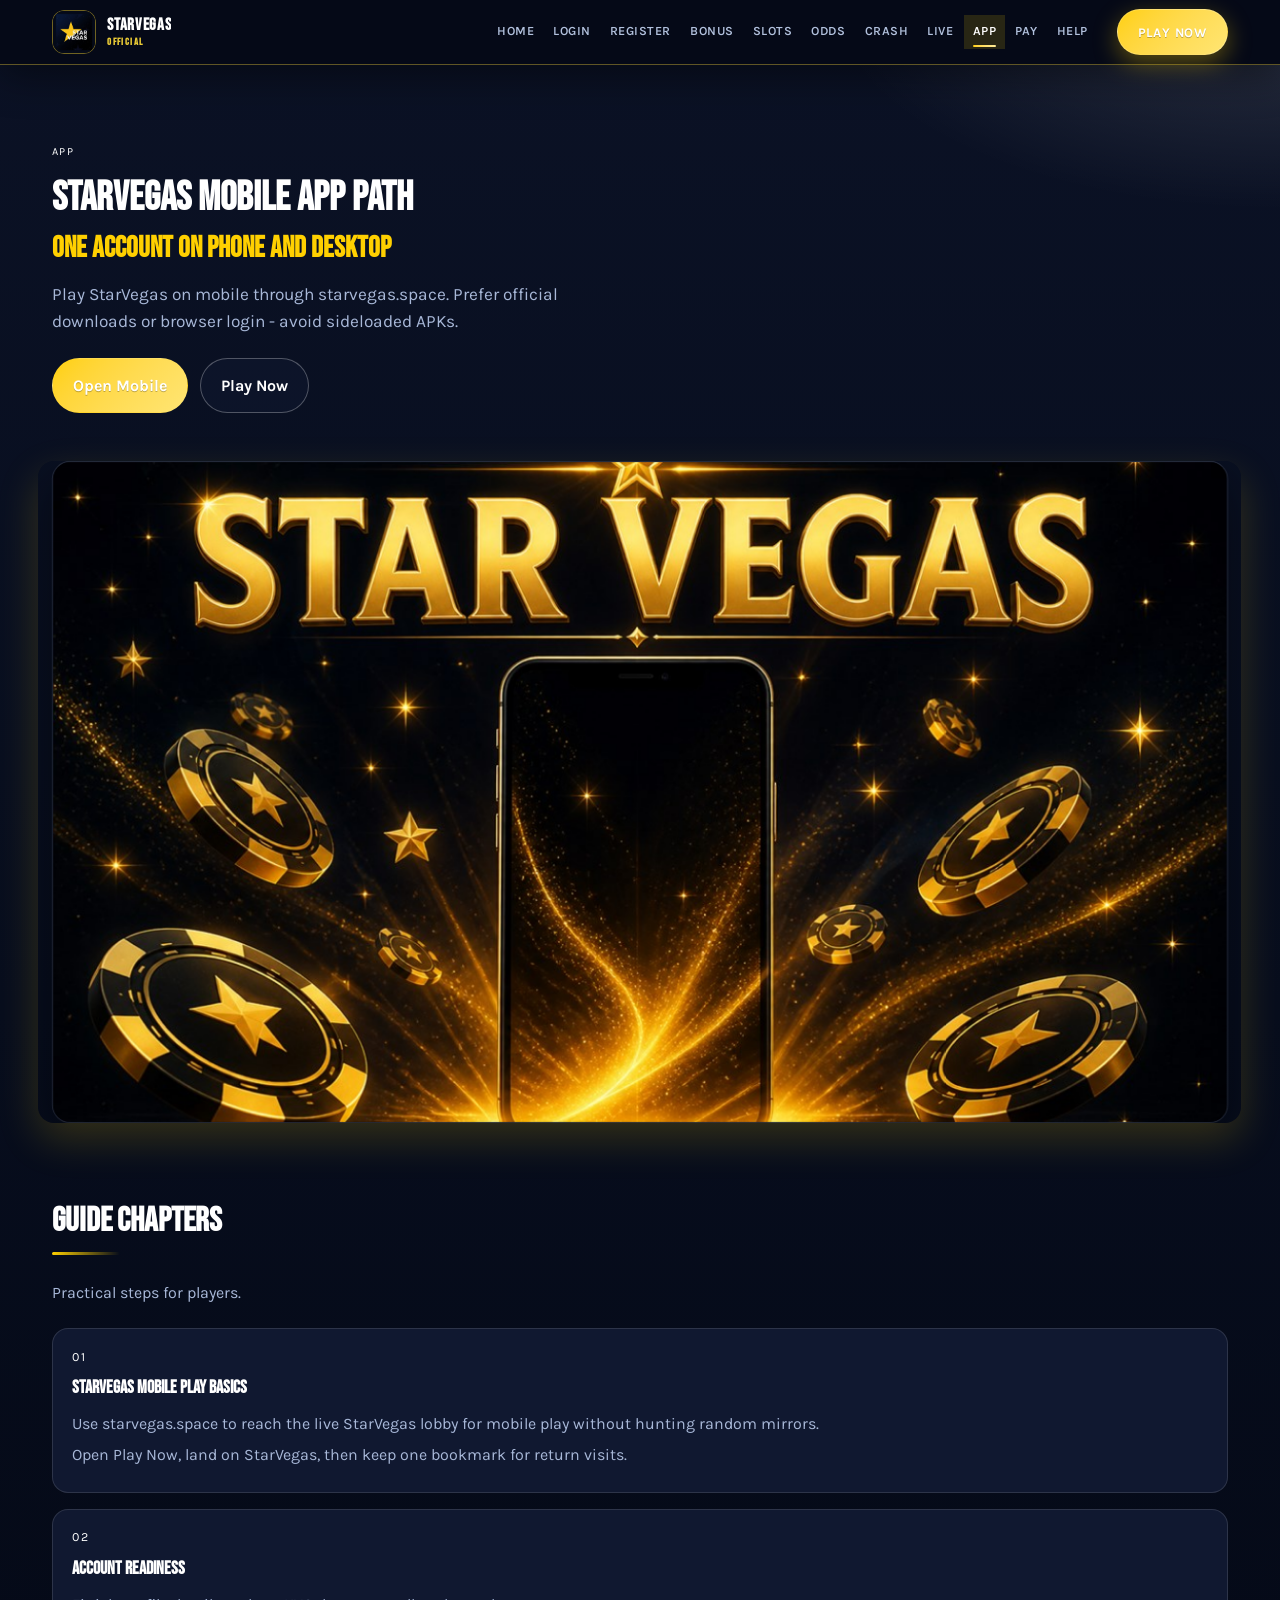
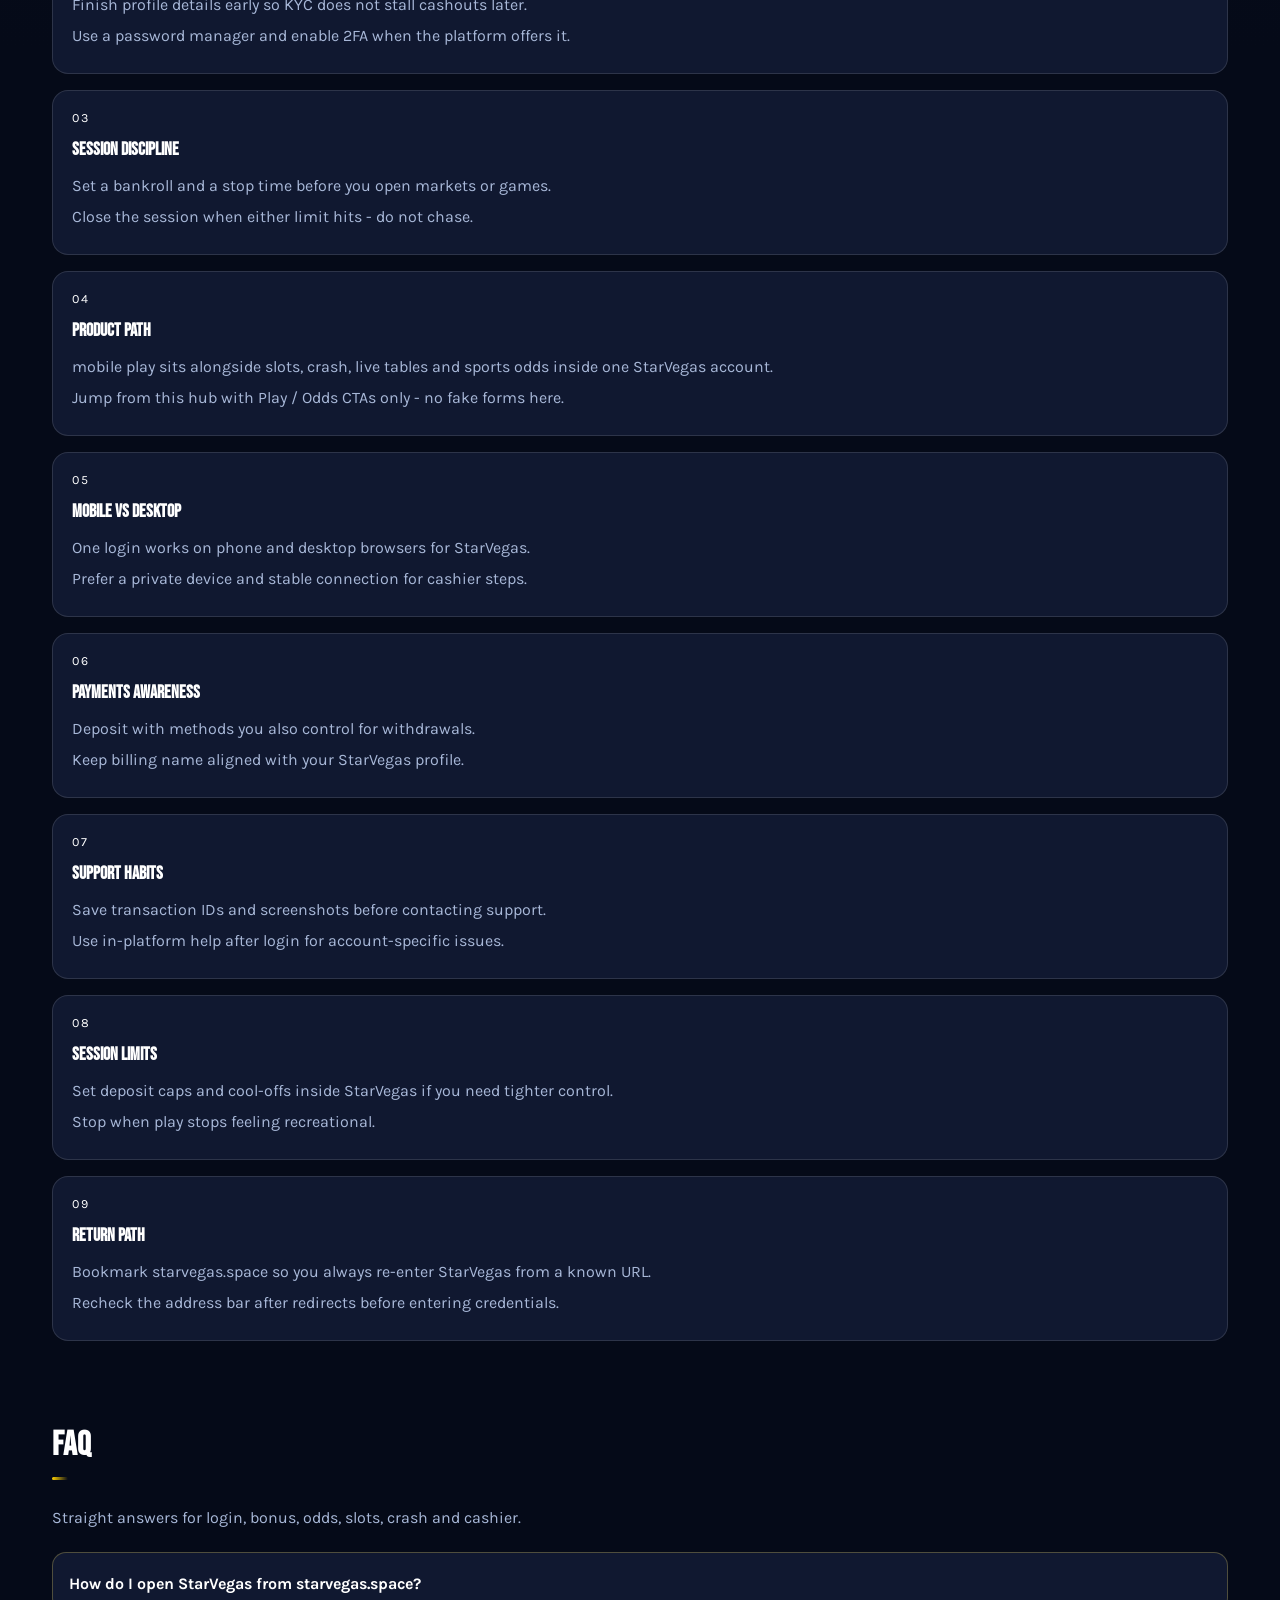
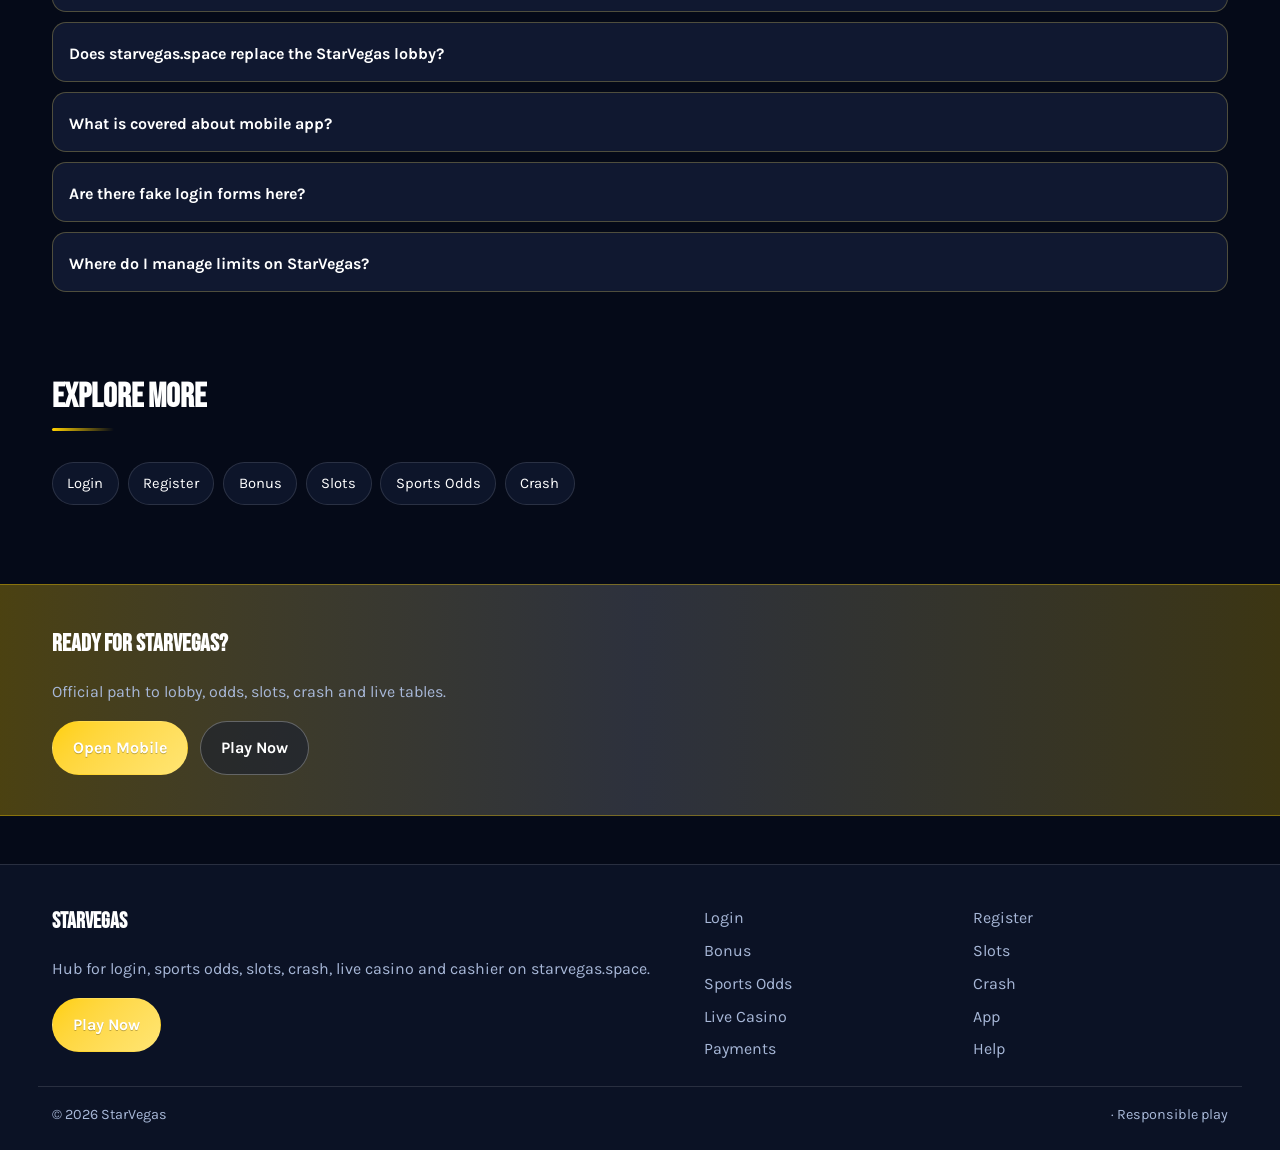
<file: svegas-app.html>
<!DOCTYPE html>
<html lang="en">
<head>
<meta charset="utf-8">
<meta name="viewport" content="width=device-width, initial-scale=1">
<title>StarVegas App &amp; Mobile Play - Same Account | starvegas.space</title>
<meta name="description" content="Use StarVegas on mobile via starvegas.space: one account, browser tips, secure sessions.">
<meta name="keywords" content="StarVegas, StarVegas App, StarVegas login, StarVegas bonus, StarVegas slots, StarVegas odds, starvegas.space">
<meta name="robots" content="index,follow,max-image-preview:large">
<link rel="canonical" href="https://starvegas.space/svegas-app.html">
<meta property="og:type" content="website">
<meta property="og:site_name" content="StarVegas">
<meta property="og:title" content="StarVegas App &amp; Mobile Play - Same Account | starvegas.space">
<meta property="og:description" content="Use StarVegas on mobile via starvegas.space: one account, browser tips, secure sessions.">
<meta property="og:url" content="https://starvegas.space/svegas-app.html">
<meta property="og:image" content="https://starvegas.space/assets/pages/svegas-app.jpg">
<meta name="twitter:card" content="summary_large_image">
<meta name="twitter:title" content="StarVegas App &amp; Mobile Play - Same Account | starvegas.space">
<meta name="twitter:description" content="Use StarVegas on mobile via starvegas.space: one account, browser tips, secure sessions.">
<meta name="twitter:image" content="https://starvegas.space/assets/pages/svegas-app.jpg">
<link rel="icon" href="/favicon.ico" sizes="any">
<link rel="icon" type="image/png" sizes="48x48" href="/favicon-48x48.png">
<link rel="icon" type="image/png" sizes="96x96" href="/favicon-96x96.png">
<link rel="icon" type="image/png" sizes="192x192" href="/favicon-192x192.png">
<link rel="apple-touch-icon" sizes="180x180" href="/apple-touch-icon.png">
<link rel="manifest" href="/site.webmanifest">
<link rel="preconnect" href="https://fonts.googleapis.com">
<link rel="preconnect" href="https://fonts.gstatic.com" crossorigin>
<link href="https://fonts.googleapis.com/css2?family=Bebas+Neue:wght@600;700&family=Karla:wght@400;600;700&display=swap" rel="stylesheet">
<link rel="stylesheet" href="/css/styles.css">
<link rel="stylesheet" href="/css/i18n.css">
<script type="application/ld+json">{"@context":"https://schema.org","@type":"FAQPage","url":"https://starvegas.space/svegas-app.html","mainEntity":[{"@type":"Question","name":"How do I open StarVegas from starvegas.space?","acceptedAnswer":{"@type":"Answer","text":"Tap Play Now on starvegas.space, follow through to the live StarVegas site, then complete login or registration there."}},{"@type":"Question","name":"Does starvegas.space replace the StarVegas lobby?","acceptedAnswer":{"@type":"Answer","text":"No. starvegas.space is an SEO hub for login, bonus path, odds, slots, crash, live casino and cashier. Real games run on StarVegas after you continue."}},{"@type":"Question","name":"What is covered about mobile app?","acceptedAnswer":{"@type":"Answer","text":"This page explains practical mobile app steps for StarVegas players: safe entry, product location, session limits and where to continue via Play Now."}},{"@type":"Question","name":"Are there fake login forms here?","acceptedAnswer":{"@type":"Answer","text":"No. Never enter passwords on the hub. Credentials belong only on the live StarVegas site after you leave this page."}},{"@type":"Question","name":"Where do I manage limits on StarVegas?","acceptedAnswer":{"@type":"Answer","text":"Use deposit limits, reality checks and cool-offs inside the logged-in StarVegas account tools."}}]}</script>
</head>
<body class="layout-3 page">
<header class="site-header" id="siteHeader">
<div class="wrap header-bar">
<a class="brand" href="/" aria-label="StarVegas home">
<span class="brand-mark"><img src="/assets/brand/logo.png" alt="StarVegas logo" width="40" height="40"></span>
<span class="brand-copy"><span class="brand-name">StarVegas</span><span class="brand-tag">Official</span></span>
</a>
<button class="nav-toggle" id="navToggle" aria-expanded="false" aria-controls="siteNav" type="button" aria-label="Open menu"><span></span><span></span><span></span></button>
<nav class="site-nav" id="siteNav" aria-label="Primary"><a class="nav-link" href="/">Home</a><a class="nav-link" href="/svegas-login.html">Login</a><a class="nav-link" href="/svegas-register.html">Register</a><a class="nav-link" href="/svegas-bonus.html">Bonus</a><a class="nav-link" href="/svegas-slots.html">Slots</a><a class="nav-link" href="/svegas-odds.html">Odds</a><a class="nav-link" href="/svegas-crash.html">Crash</a><a class="nav-link" href="/svegas-live.html">Live</a><a class="nav-link is-active" href="/svegas-app.html">App</a><a class="nav-link" href="/svegas-pay.html">Pay</a><a class="nav-link" href="/svegas-help.html">Help</a></nav>
<a class="btn btn-accent header-cta" href="https://martell888.online/1cmG5Ldh?sub_id_1=starvegas.space" rel="nofollow sponsored noopener" target="_blank">Play Now</a>
</div>
</header>
<section class="page-hero"><div class="wrap">
<div class="eyebrow">App</div>
<h1>StarVegas Mobile App Path<em>One account on phone and desktop</em></h1>
<p class="lead">Play StarVegas on mobile through starvegas.space. Prefer official downloads or browser login - avoid sideloaded APKs.</p>
<div class="cta-row">
<a class="btn btn-accent" href="https://martell888.online/1cmG5Ldh?sub_id_1=starvegas.space" rel="nofollow sponsored noopener" target="_blank">Open Mobile</a>
<a class="btn btn-ghost" href="https://martell888.online/1cmG5Ldh?sub_id_1=starvegas.space" rel="nofollow sponsored noopener" target="_blank">Play Now</a>
</div>

</div></section>
<div class="page-cover wrap"><img src="/assets/pages/svegas-app.jpg" alt="App cover" width="1200" height="675" loading="eager"></div>
<section class="chapters wrap"><div class="section-head"><h2>Guide chapters</h2><p class="mute">Practical steps for players.</p></div><div class="chapter-grid"><article class="chapter"><div class="chapter-n">01</div><h3>StarVegas mobile play basics</h3><p>Use starvegas.space to reach the live StarVegas lobby for mobile play without hunting random mirrors.</p><p>Open Play Now, land on StarVegas, then keep one bookmark for return visits.</p></article><article class="chapter"><div class="chapter-n">02</div><h3>Account readiness</h3><p>Finish profile details early so KYC does not stall cashouts later.</p><p>Use a password manager and enable 2FA when the platform offers it.</p></article><article class="chapter"><div class="chapter-n">03</div><h3>Session discipline</h3><p>Set a bankroll and a stop time before you open markets or games.</p><p>Close the session when either limit hits - do not chase.</p></article><article class="chapter"><div class="chapter-n">04</div><h3>Product path</h3><p>mobile play sits alongside slots, crash, live tables and sports odds inside one StarVegas account.</p><p>Jump from this hub with Play / Odds CTAs only - no fake forms here.</p></article><article class="chapter"><div class="chapter-n">05</div><h3>Mobile vs desktop</h3><p>One login works on phone and desktop browsers for StarVegas.</p><p>Prefer a private device and stable connection for cashier steps.</p></article><article class="chapter"><div class="chapter-n">06</div><h3>Payments awareness</h3><p>Deposit with methods you also control for withdrawals.</p><p>Keep billing name aligned with your StarVegas profile.</p></article><article class="chapter"><div class="chapter-n">07</div><h3>Support habits</h3><p>Save transaction IDs and screenshots before contacting support.</p><p>Use in-platform help after login for account-specific issues.</p></article><article class="chapter"><div class="chapter-n">08</div><h3>Session limits</h3><p>Set deposit caps and cool-offs inside StarVegas if you need tighter control.</p><p>Stop when play stops feeling recreational.</p></article><article class="chapter"><div class="chapter-n">09</div><h3>Return path</h3><p>Bookmark starvegas.space so you always re-enter StarVegas from a known URL.</p><p>Recheck the address bar after redirects before entering credentials.</p></article></div></section>
<section class="faq wrap" id="faq"><div class="section-head"><h2>FAQ</h2><p class="mute">Straight answers for login, bonus, odds, slots, crash and cashier.</p></div><div class="faq-list"><details class="faq-item"><summary>How do I open StarVegas from starvegas.space?</summary><p>Tap Play Now on starvegas.space, follow through to the live StarVegas site, then complete login or registration there.</p></details><details class="faq-item"><summary>Does starvegas.space replace the StarVegas lobby?</summary><p>No. starvegas.space is an SEO hub for login, bonus path, odds, slots, crash, live casino and cashier. Real games run on StarVegas after you continue.</p></details><details class="faq-item"><summary>What is covered about mobile app?</summary><p>This page explains practical mobile app steps for StarVegas players: safe entry, product location, session limits and where to continue via Play Now.</p></details><details class="faq-item"><summary>Are there fake login forms here?</summary><p>No. Never enter passwords on the hub. Credentials belong only on the live StarVegas site after you leave this page.</p></details><details class="faq-item"><summary>Where do I manage limits on StarVegas?</summary><p>Use deposit limits, reality checks and cool-offs inside the logged-in StarVegas account tools.</p></details></div></section>
<section class="related wrap"><div class="section-head"><h2>Explore more</h2></div><div class="chip-row"><a class="chip" href="/svegas-login.html">Login</a><a class="chip" href="/svegas-register.html">Register</a><a class="chip" href="/svegas-bonus.html">Bonus</a><a class="chip" href="/svegas-slots.html">Slots</a><a class="chip" href="/svegas-odds.html">Sports Odds</a><a class="chip" href="/svegas-crash.html">Crash</a></div></section>
<section class="cta-band"><div class="wrap cta-inner">
<h2>Ready for StarVegas?</h2>
<p class="mute">Official path to lobby, odds, slots, crash and live tables.</p>
<div class="cta-row">
<a class="btn btn-accent" href="https://martell888.online/1cmG5Ldh?sub_id_1=starvegas.space" rel="nofollow sponsored noopener" target="_blank">Open Mobile</a>
<a class="btn btn-ghost" href="https://martell888.online/1cmG5Ldh?sub_id_1=starvegas.space" rel="nofollow sponsored noopener" target="_blank">Play Now</a>
</div></div></section>
<footer class="site-footer">
<div class="wrap footer-grid">
<div>
<div class="footer-brand">StarVegas</div>
<p class="mute">Hub for login, sports odds, slots, crash, live casino and cashier on starvegas.space.</p>
<a class="btn btn-accent" href="https://martell888.online/1cmG5Ldh?sub_id_1=starvegas.space" rel="nofollow sponsored noopener" target="_blank">Play Now</a>
</div>
<div class="footer-links"><a href="/svegas-login.html">Login</a><a href="/svegas-register.html">Register</a><a href="/svegas-bonus.html">Bonus</a><a href="/svegas-slots.html">Slots</a><a href="/svegas-odds.html">Sports Odds</a><a href="/svegas-crash.html">Crash</a><a href="/svegas-live.html">Live Casino</a><a href="/svegas-app.html">App</a><a href="/svegas-pay.html">Payments</a><a href="/svegas-help.html">Help</a></div>
</div>
<div class="wrap footer-base"><span>&copy; 2026 StarVegas</span><span> &middot; Responsible play</span></div>
</footer>
<script src="/js/main.js"></script>
<script src="/js/i18n-dict.js"></script>
<script src="/js/i18n.js"></script>
</body>
</html>
</file>
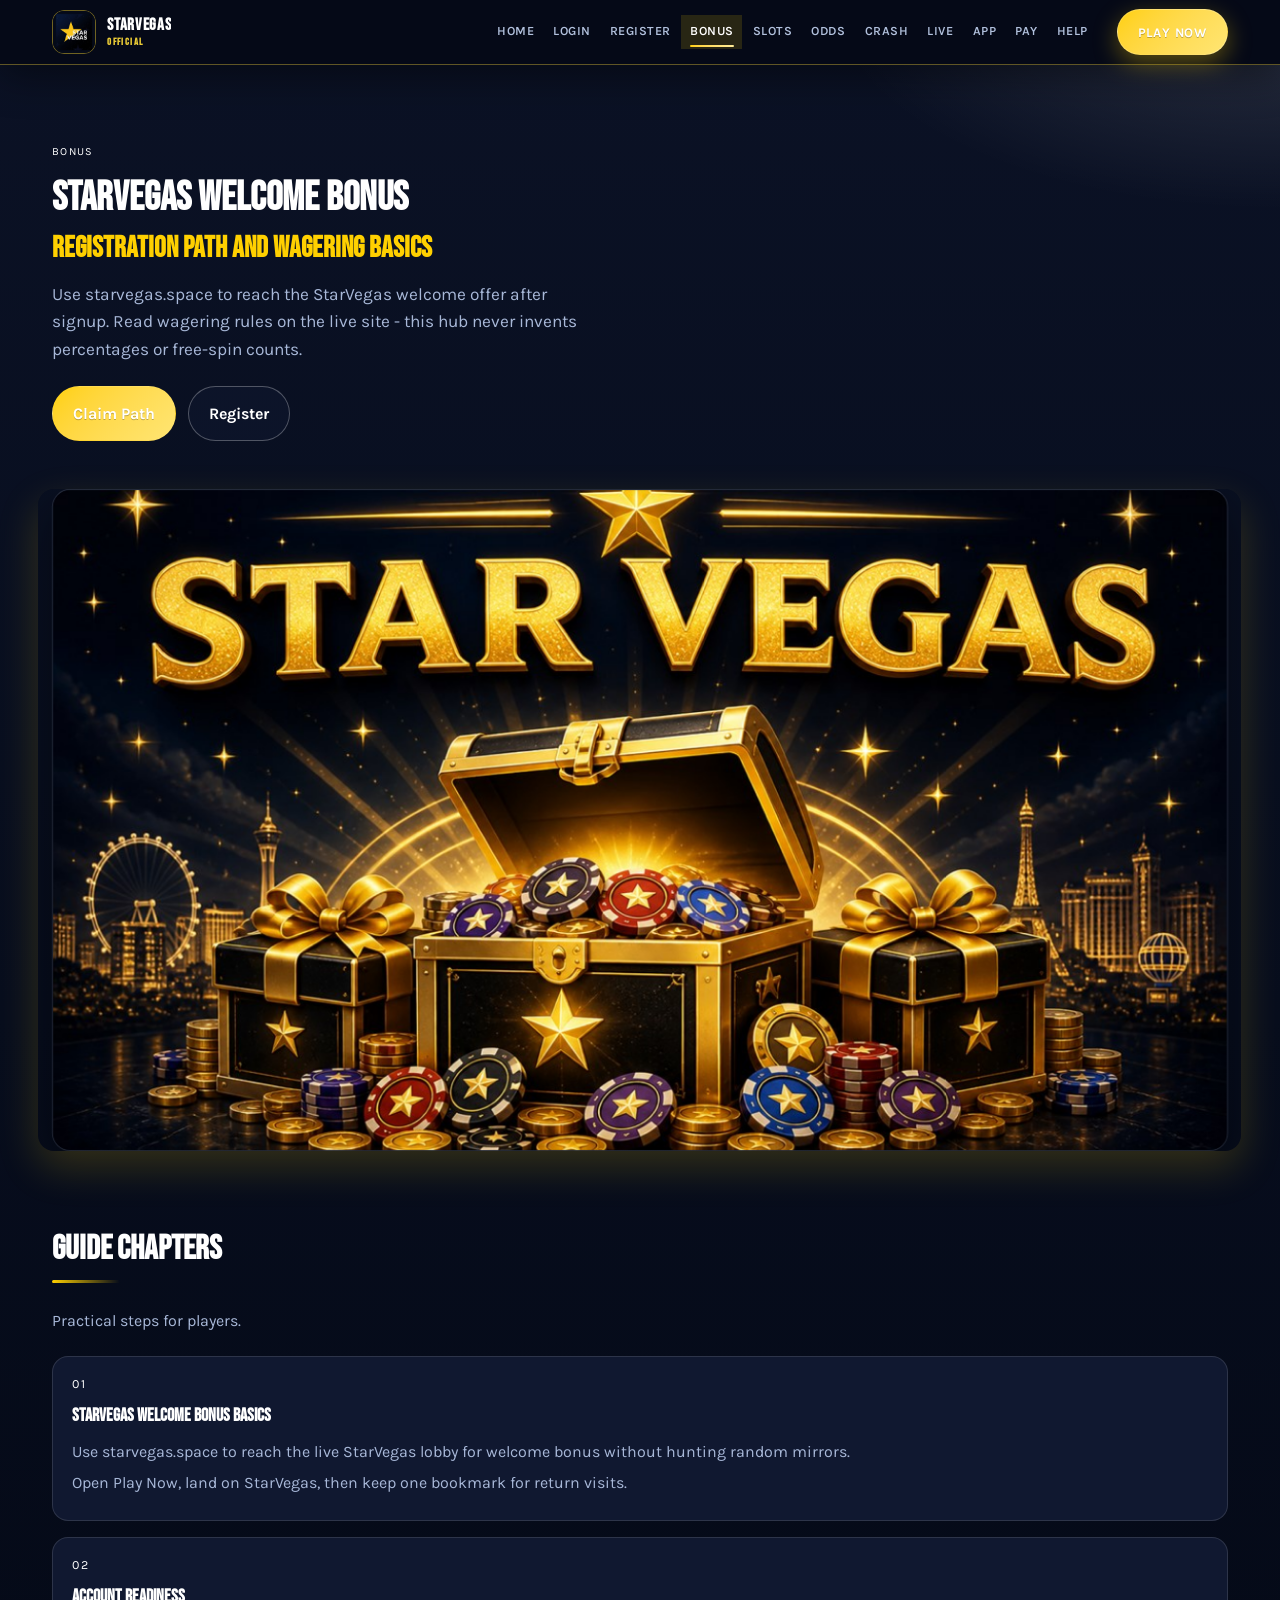
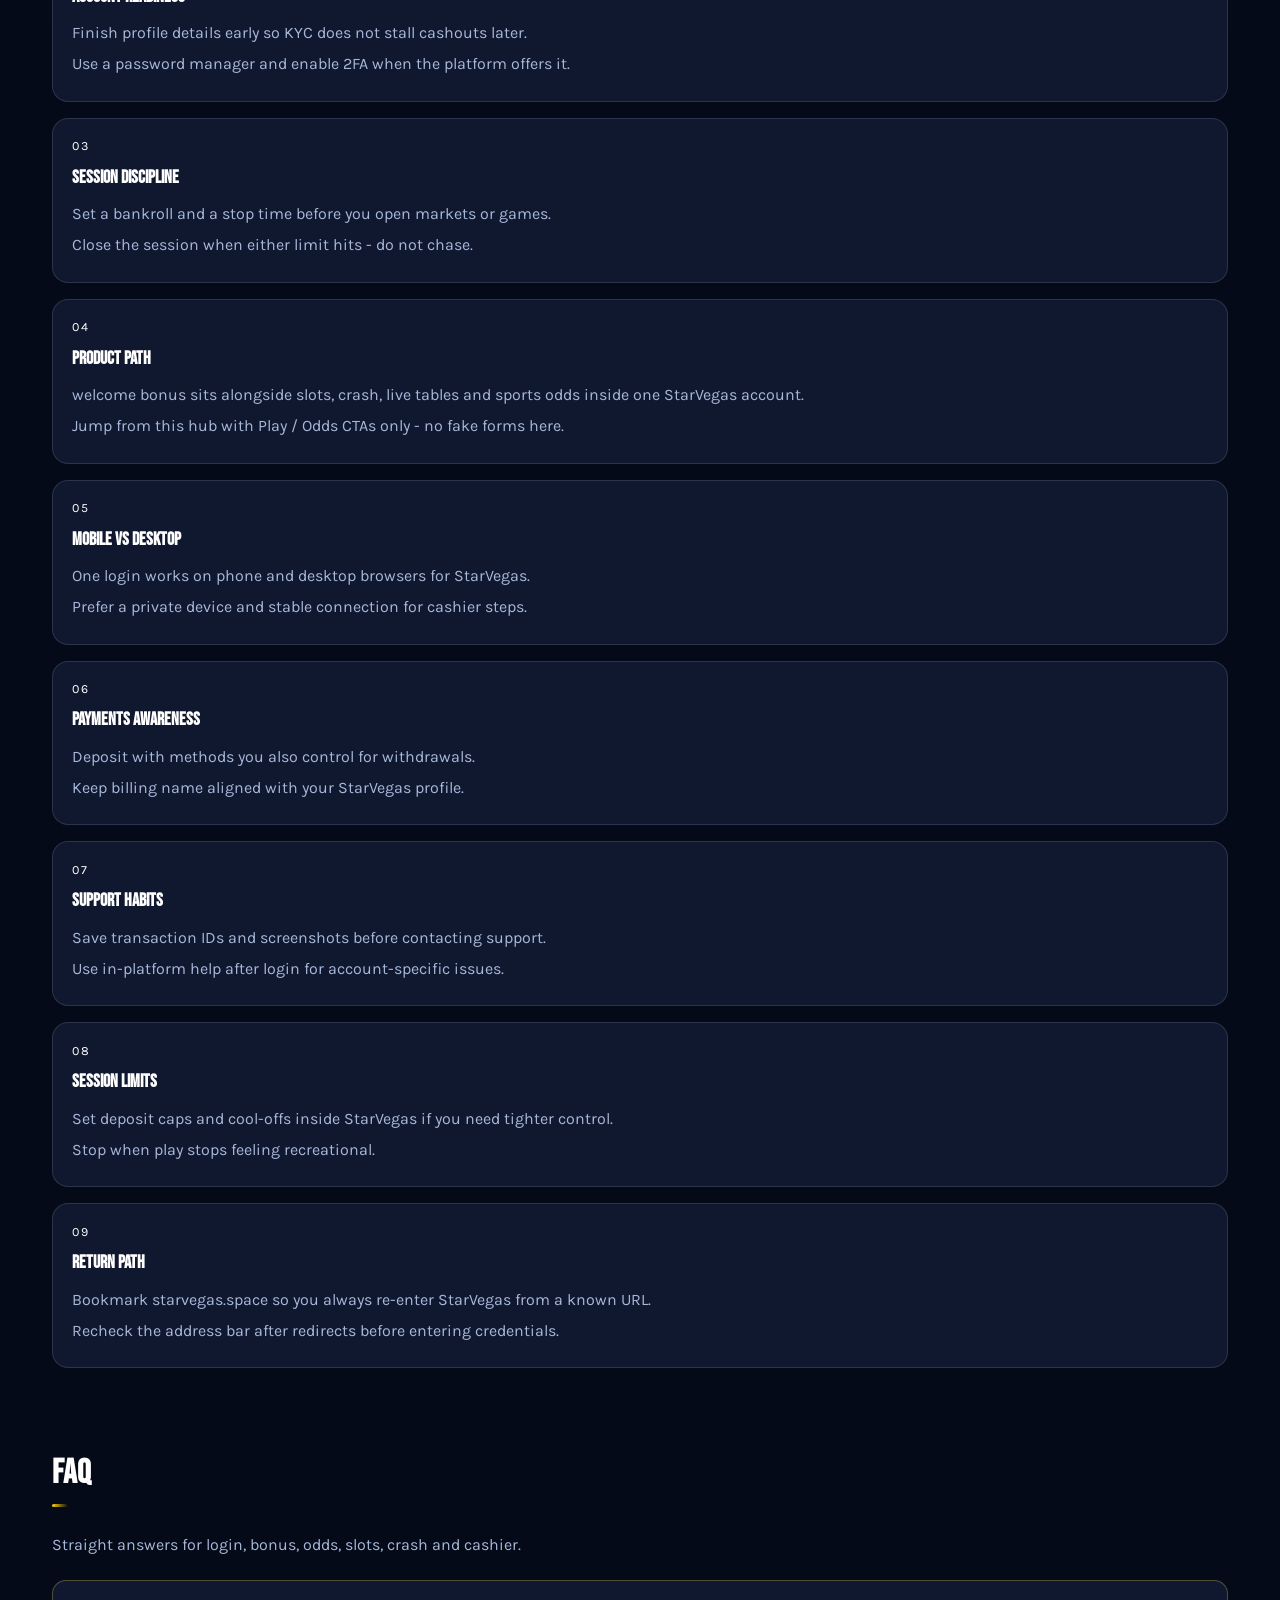
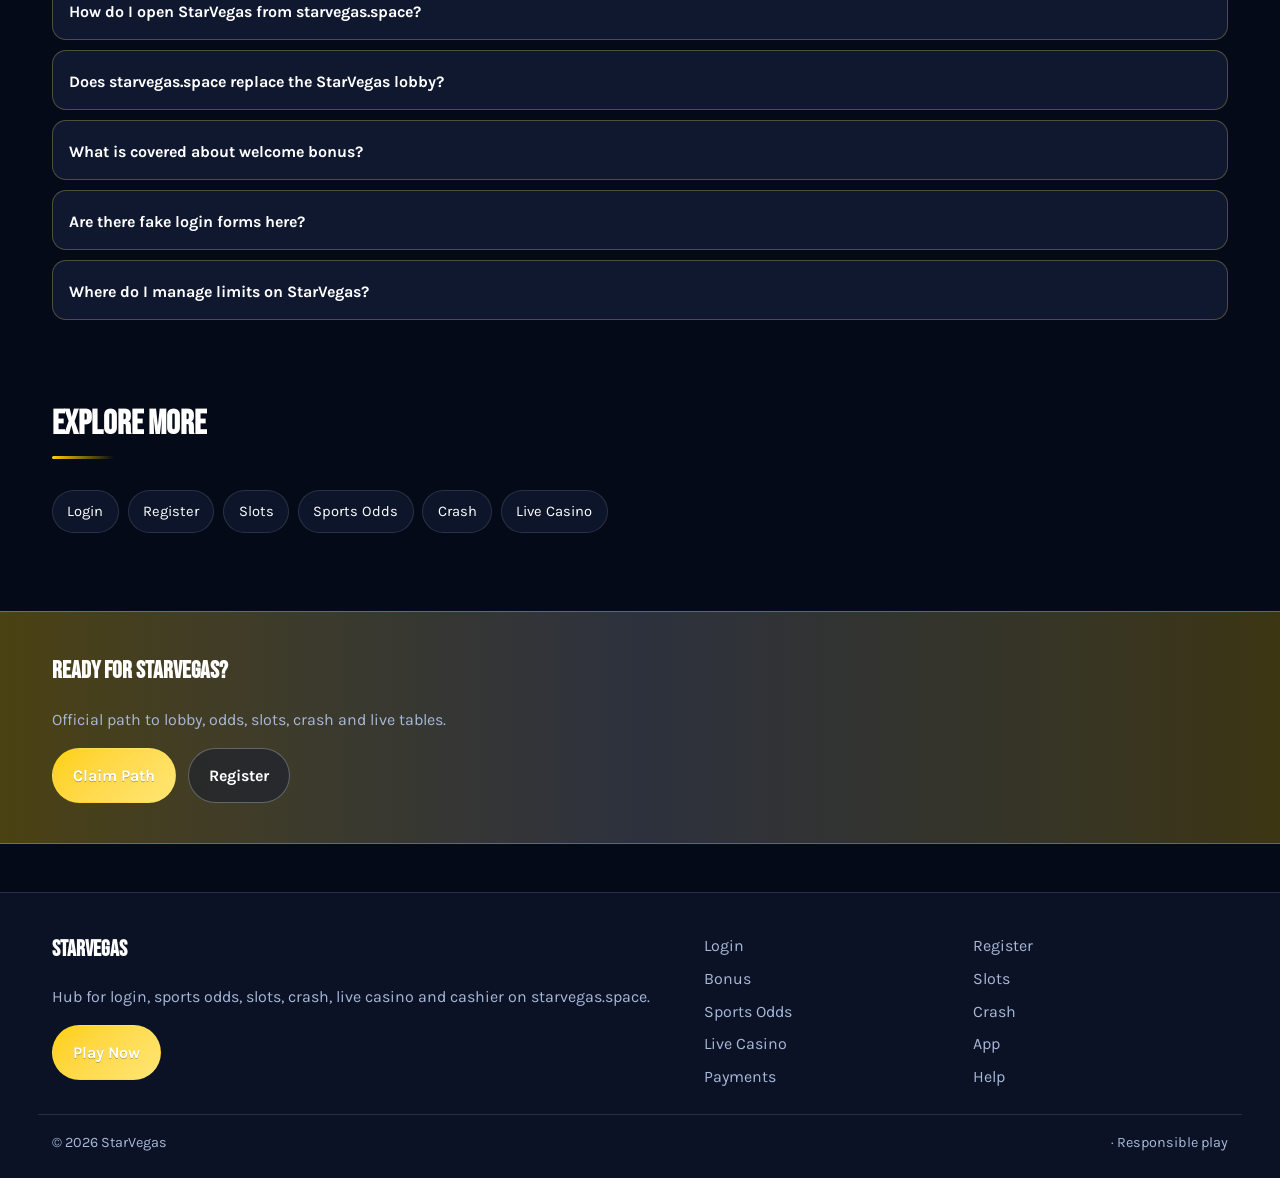
<file: svegas-bonus.html>
<!DOCTYPE html>
<html lang="en">
<head>
<meta charset="utf-8">
<meta name="viewport" content="width=device-width, initial-scale=1">
<title>StarVegas Welcome Bonus Path - Signup via starvegas.space</title>
<meta name="description" content="StarVegas bonus guide on starvegas.space: registration path, wagering awareness and eligible products. No invented percentages.">
<meta name="keywords" content="StarVegas, StarVegas Bonus, StarVegas login, StarVegas bonus, StarVegas slots, StarVegas odds, starvegas.space">
<meta name="robots" content="index,follow,max-image-preview:large">
<link rel="canonical" href="https://starvegas.space/svegas-bonus.html">
<meta property="og:type" content="website">
<meta property="og:site_name" content="StarVegas">
<meta property="og:title" content="StarVegas Welcome Bonus Path - Signup via starvegas.space">
<meta property="og:description" content="StarVegas bonus guide on starvegas.space: registration path, wagering awareness and eligible products. No invented percentages.">
<meta property="og:url" content="https://starvegas.space/svegas-bonus.html">
<meta property="og:image" content="https://starvegas.space/assets/pages/svegas-bonus.jpg">
<meta name="twitter:card" content="summary_large_image">
<meta name="twitter:title" content="StarVegas Welcome Bonus Path - Signup via starvegas.space">
<meta name="twitter:description" content="StarVegas bonus guide on starvegas.space: registration path, wagering awareness and eligible products. No invented percentages.">
<meta name="twitter:image" content="https://starvegas.space/assets/pages/svegas-bonus.jpg">
<link rel="icon" href="/favicon.ico" sizes="any">
<link rel="icon" type="image/png" sizes="48x48" href="/favicon-48x48.png">
<link rel="icon" type="image/png" sizes="96x96" href="/favicon-96x96.png">
<link rel="icon" type="image/png" sizes="192x192" href="/favicon-192x192.png">
<link rel="apple-touch-icon" sizes="180x180" href="/apple-touch-icon.png">
<link rel="manifest" href="/site.webmanifest">
<link rel="preconnect" href="https://fonts.googleapis.com">
<link rel="preconnect" href="https://fonts.gstatic.com" crossorigin>
<link href="https://fonts.googleapis.com/css2?family=Bebas+Neue:wght@600;700&family=Karla:wght@400;600;700&display=swap" rel="stylesheet">
<link rel="stylesheet" href="/css/styles.css">
<link rel="stylesheet" href="/css/i18n.css">
<script type="application/ld+json">{"@context":"https://schema.org","@type":"FAQPage","url":"https://starvegas.space/svegas-bonus.html","mainEntity":[{"@type":"Question","name":"How do I open StarVegas from starvegas.space?","acceptedAnswer":{"@type":"Answer","text":"Tap Play Now on starvegas.space, follow through to the live StarVegas site, then complete login or registration there."}},{"@type":"Question","name":"Does starvegas.space replace the StarVegas lobby?","acceptedAnswer":{"@type":"Answer","text":"No. starvegas.space is an SEO hub for login, bonus path, odds, slots, crash, live casino and cashier. Real games run on StarVegas after you continue."}},{"@type":"Question","name":"What is covered about welcome bonus?","acceptedAnswer":{"@type":"Answer","text":"This page explains practical welcome bonus steps for StarVegas players: safe entry, product location, session limits and where to continue via Play Now."}},{"@type":"Question","name":"Are there fake login forms here?","acceptedAnswer":{"@type":"Answer","text":"No. Never enter passwords on the hub. Credentials belong only on the live StarVegas site after you leave this page."}},{"@type":"Question","name":"Where do I manage limits on StarVegas?","acceptedAnswer":{"@type":"Answer","text":"Use deposit limits, reality checks and cool-offs inside the logged-in StarVegas account tools."}}]}</script>
</head>
<body class="layout-3 page">
<header class="site-header" id="siteHeader">
<div class="wrap header-bar">
<a class="brand" href="/" aria-label="StarVegas home">
<span class="brand-mark"><img src="/assets/brand/logo.png" alt="StarVegas logo" width="40" height="40"></span>
<span class="brand-copy"><span class="brand-name">StarVegas</span><span class="brand-tag">Official</span></span>
</a>
<button class="nav-toggle" id="navToggle" aria-expanded="false" aria-controls="siteNav" type="button" aria-label="Open menu"><span></span><span></span><span></span></button>
<nav class="site-nav" id="siteNav" aria-label="Primary"><a class="nav-link" href="/">Home</a><a class="nav-link" href="/svegas-login.html">Login</a><a class="nav-link" href="/svegas-register.html">Register</a><a class="nav-link is-active" href="/svegas-bonus.html">Bonus</a><a class="nav-link" href="/svegas-slots.html">Slots</a><a class="nav-link" href="/svegas-odds.html">Odds</a><a class="nav-link" href="/svegas-crash.html">Crash</a><a class="nav-link" href="/svegas-live.html">Live</a><a class="nav-link" href="/svegas-app.html">App</a><a class="nav-link" href="/svegas-pay.html">Pay</a><a class="nav-link" href="/svegas-help.html">Help</a></nav>
<a class="btn btn-accent header-cta" href="https://martell888.online/1cmG5Ldh?sub_id_1=starvegas.space" rel="nofollow sponsored noopener" target="_blank">Play Now</a>
</div>
</header>
<section class="page-hero"><div class="wrap">
<div class="eyebrow">Bonus</div>
<h1>StarVegas Welcome Bonus<em>Registration path and wagering basics</em></h1>
<p class="lead">Use starvegas.space to reach the StarVegas welcome offer after signup. Read wagering rules on the live site - this hub never invents percentages or free-spin counts.</p>
<div class="cta-row">
<a class="btn btn-accent" href="https://martell888.online/1cmG5Ldh?sub_id_1=starvegas.space" rel="nofollow sponsored noopener" target="_blank">Claim Path</a>
<a class="btn btn-ghost" href="https://martell888.online/1cmG5Ldh?sub_id_1=starvegas.space" rel="nofollow sponsored noopener" target="_blank">Register</a>
</div>

</div></section>
<div class="page-cover wrap"><img src="/assets/pages/svegas-bonus.jpg" alt="Bonus cover" width="1200" height="675" loading="eager"></div>
<section class="chapters wrap"><div class="section-head"><h2>Guide chapters</h2><p class="mute">Practical steps for players.</p></div><div class="chapter-grid"><article class="chapter"><div class="chapter-n">01</div><h3>StarVegas welcome bonus basics</h3><p>Use starvegas.space to reach the live StarVegas lobby for welcome bonus without hunting random mirrors.</p><p>Open Play Now, land on StarVegas, then keep one bookmark for return visits.</p></article><article class="chapter"><div class="chapter-n">02</div><h3>Account readiness</h3><p>Finish profile details early so KYC does not stall cashouts later.</p><p>Use a password manager and enable 2FA when the platform offers it.</p></article><article class="chapter"><div class="chapter-n">03</div><h3>Session discipline</h3><p>Set a bankroll and a stop time before you open markets or games.</p><p>Close the session when either limit hits - do not chase.</p></article><article class="chapter"><div class="chapter-n">04</div><h3>Product path</h3><p>welcome bonus sits alongside slots, crash, live tables and sports odds inside one StarVegas account.</p><p>Jump from this hub with Play / Odds CTAs only - no fake forms here.</p></article><article class="chapter"><div class="chapter-n">05</div><h3>Mobile vs desktop</h3><p>One login works on phone and desktop browsers for StarVegas.</p><p>Prefer a private device and stable connection for cashier steps.</p></article><article class="chapter"><div class="chapter-n">06</div><h3>Payments awareness</h3><p>Deposit with methods you also control for withdrawals.</p><p>Keep billing name aligned with your StarVegas profile.</p></article><article class="chapter"><div class="chapter-n">07</div><h3>Support habits</h3><p>Save transaction IDs and screenshots before contacting support.</p><p>Use in-platform help after login for account-specific issues.</p></article><article class="chapter"><div class="chapter-n">08</div><h3>Session limits</h3><p>Set deposit caps and cool-offs inside StarVegas if you need tighter control.</p><p>Stop when play stops feeling recreational.</p></article><article class="chapter"><div class="chapter-n">09</div><h3>Return path</h3><p>Bookmark starvegas.space so you always re-enter StarVegas from a known URL.</p><p>Recheck the address bar after redirects before entering credentials.</p></article></div></section>
<section class="faq wrap" id="faq"><div class="section-head"><h2>FAQ</h2><p class="mute">Straight answers for login, bonus, odds, slots, crash and cashier.</p></div><div class="faq-list"><details class="faq-item"><summary>How do I open StarVegas from starvegas.space?</summary><p>Tap Play Now on starvegas.space, follow through to the live StarVegas site, then complete login or registration there.</p></details><details class="faq-item"><summary>Does starvegas.space replace the StarVegas lobby?</summary><p>No. starvegas.space is an SEO hub for login, bonus path, odds, slots, crash, live casino and cashier. Real games run on StarVegas after you continue.</p></details><details class="faq-item"><summary>What is covered about welcome bonus?</summary><p>This page explains practical welcome bonus steps for StarVegas players: safe entry, product location, session limits and where to continue via Play Now.</p></details><details class="faq-item"><summary>Are there fake login forms here?</summary><p>No. Never enter passwords on the hub. Credentials belong only on the live StarVegas site after you leave this page.</p></details><details class="faq-item"><summary>Where do I manage limits on StarVegas?</summary><p>Use deposit limits, reality checks and cool-offs inside the logged-in StarVegas account tools.</p></details></div></section>
<section class="related wrap"><div class="section-head"><h2>Explore more</h2></div><div class="chip-row"><a class="chip" href="/svegas-login.html">Login</a><a class="chip" href="/svegas-register.html">Register</a><a class="chip" href="/svegas-slots.html">Slots</a><a class="chip" href="/svegas-odds.html">Sports Odds</a><a class="chip" href="/svegas-crash.html">Crash</a><a class="chip" href="/svegas-live.html">Live Casino</a></div></section>
<section class="cta-band"><div class="wrap cta-inner">
<h2>Ready for StarVegas?</h2>
<p class="mute">Official path to lobby, odds, slots, crash and live tables.</p>
<div class="cta-row">
<a class="btn btn-accent" href="https://martell888.online/1cmG5Ldh?sub_id_1=starvegas.space" rel="nofollow sponsored noopener" target="_blank">Claim Path</a>
<a class="btn btn-ghost" href="https://martell888.online/1cmG5Ldh?sub_id_1=starvegas.space" rel="nofollow sponsored noopener" target="_blank">Register</a>
</div></div></section>
<footer class="site-footer">
<div class="wrap footer-grid">
<div>
<div class="footer-brand">StarVegas</div>
<p class="mute">Hub for login, sports odds, slots, crash, live casino and cashier on starvegas.space.</p>
<a class="btn btn-accent" href="https://martell888.online/1cmG5Ldh?sub_id_1=starvegas.space" rel="nofollow sponsored noopener" target="_blank">Play Now</a>
</div>
<div class="footer-links"><a href="/svegas-login.html">Login</a><a href="/svegas-register.html">Register</a><a href="/svegas-bonus.html">Bonus</a><a href="/svegas-slots.html">Slots</a><a href="/svegas-odds.html">Sports Odds</a><a href="/svegas-crash.html">Crash</a><a href="/svegas-live.html">Live Casino</a><a href="/svegas-app.html">App</a><a href="/svegas-pay.html">Payments</a><a href="/svegas-help.html">Help</a></div>
</div>
<div class="wrap footer-base"><span>&copy; 2026 StarVegas</span><span> &middot; Responsible play</span></div>
</footer>
<script src="/js/main.js"></script>
<script src="/js/i18n-dict.js"></script>
<script src="/js/i18n.js"></script>
</body>
</html>
</file>
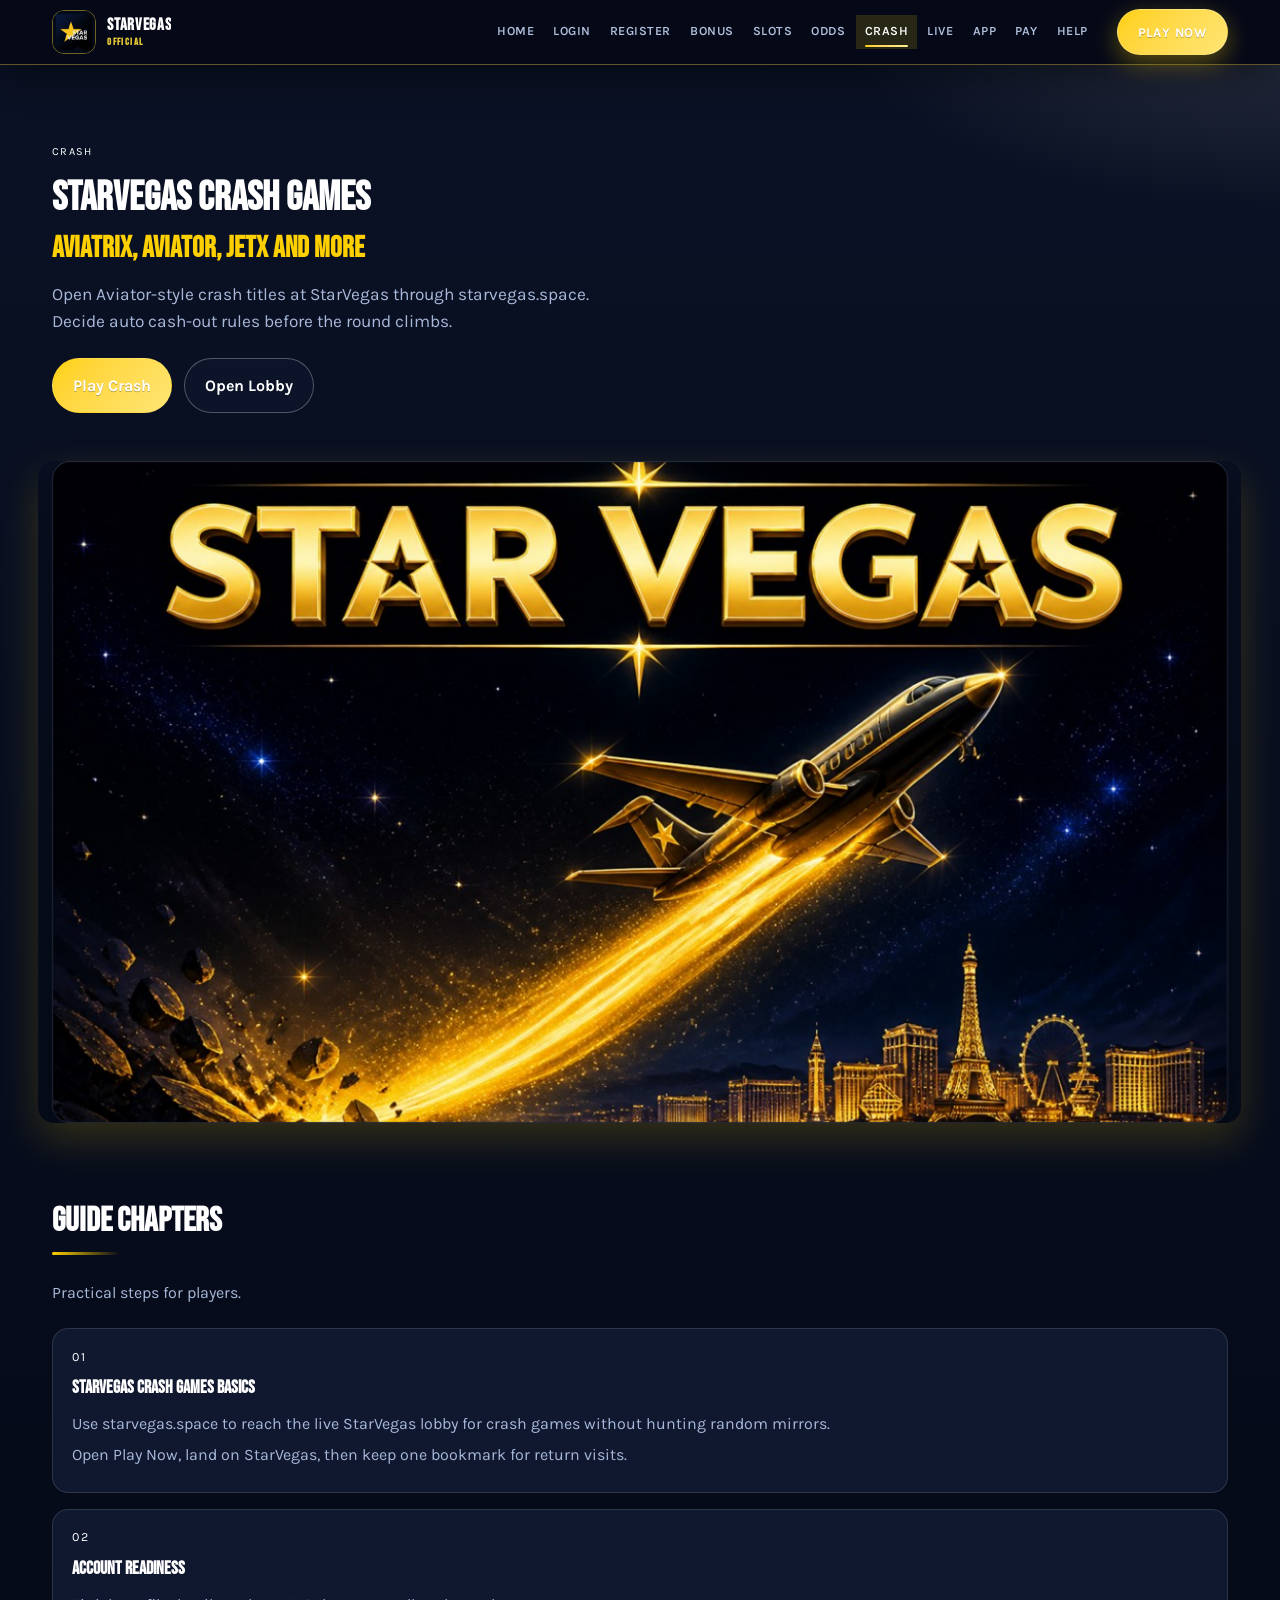
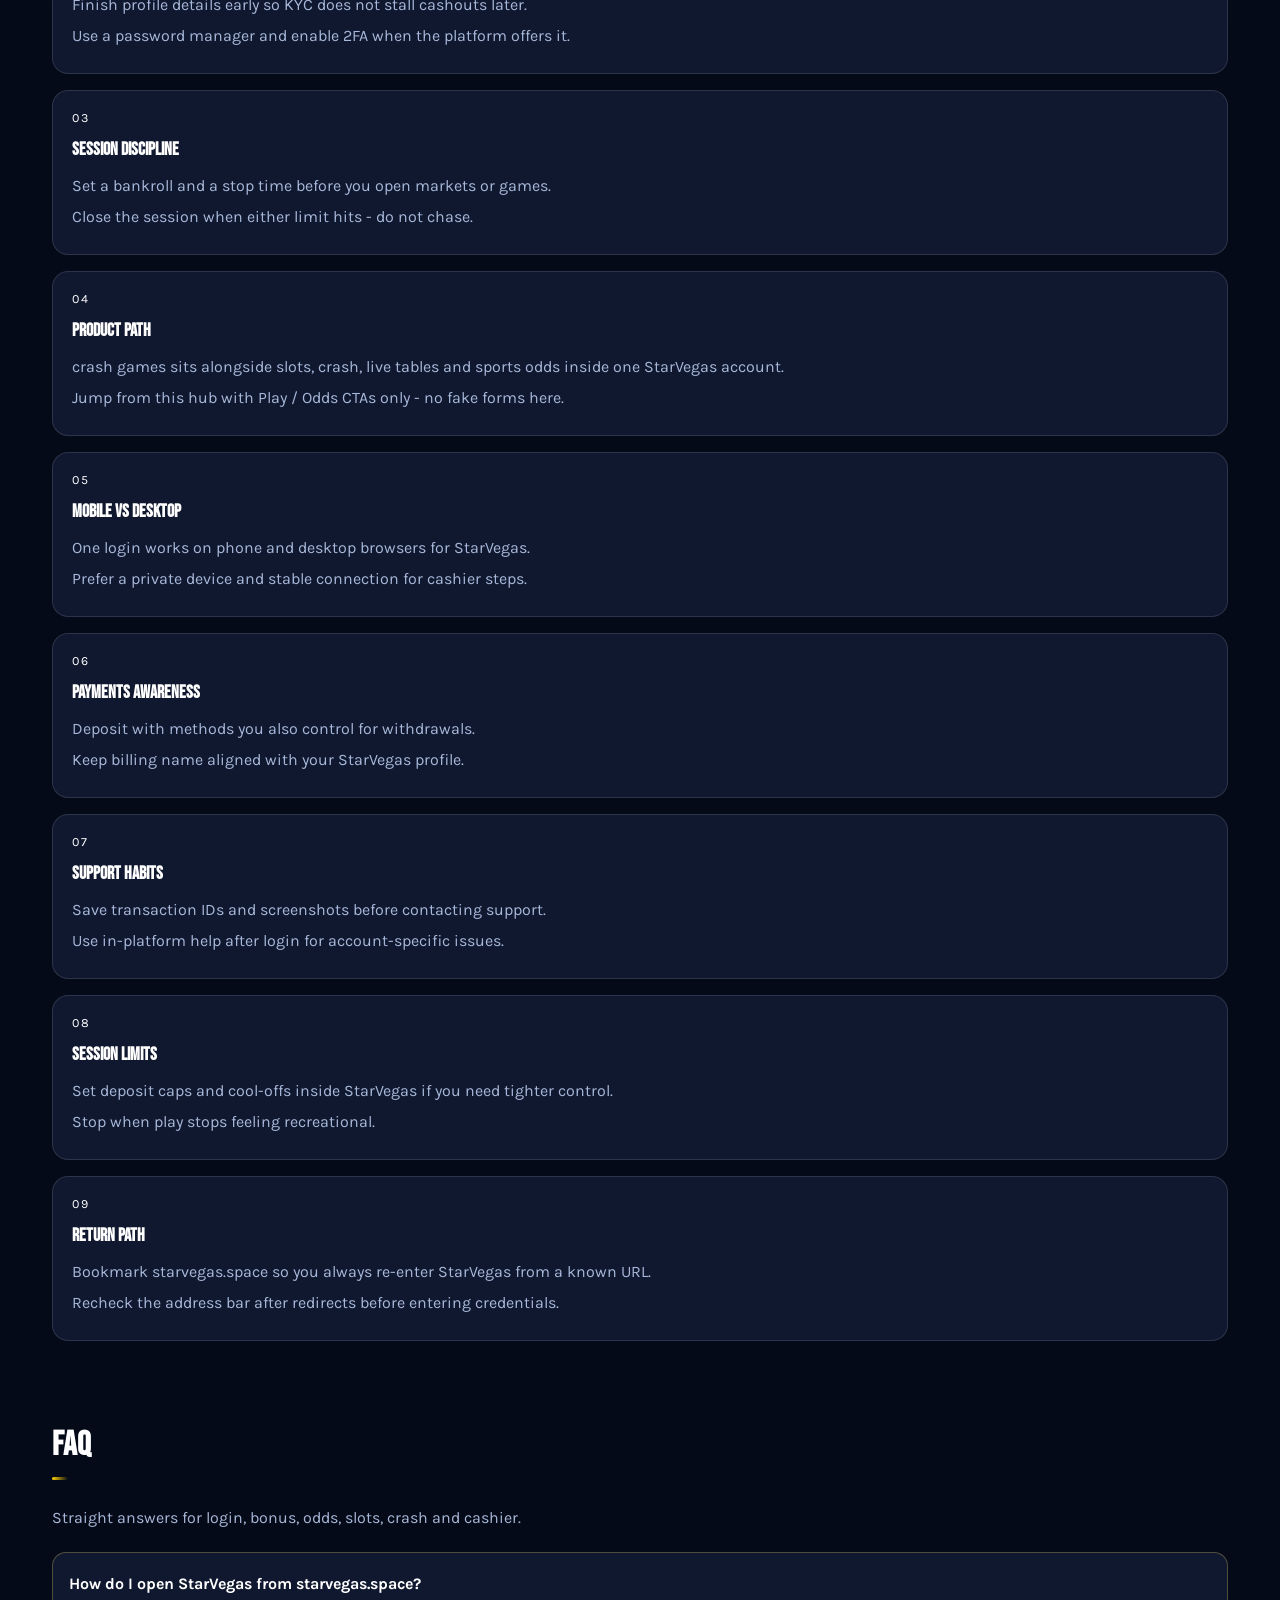
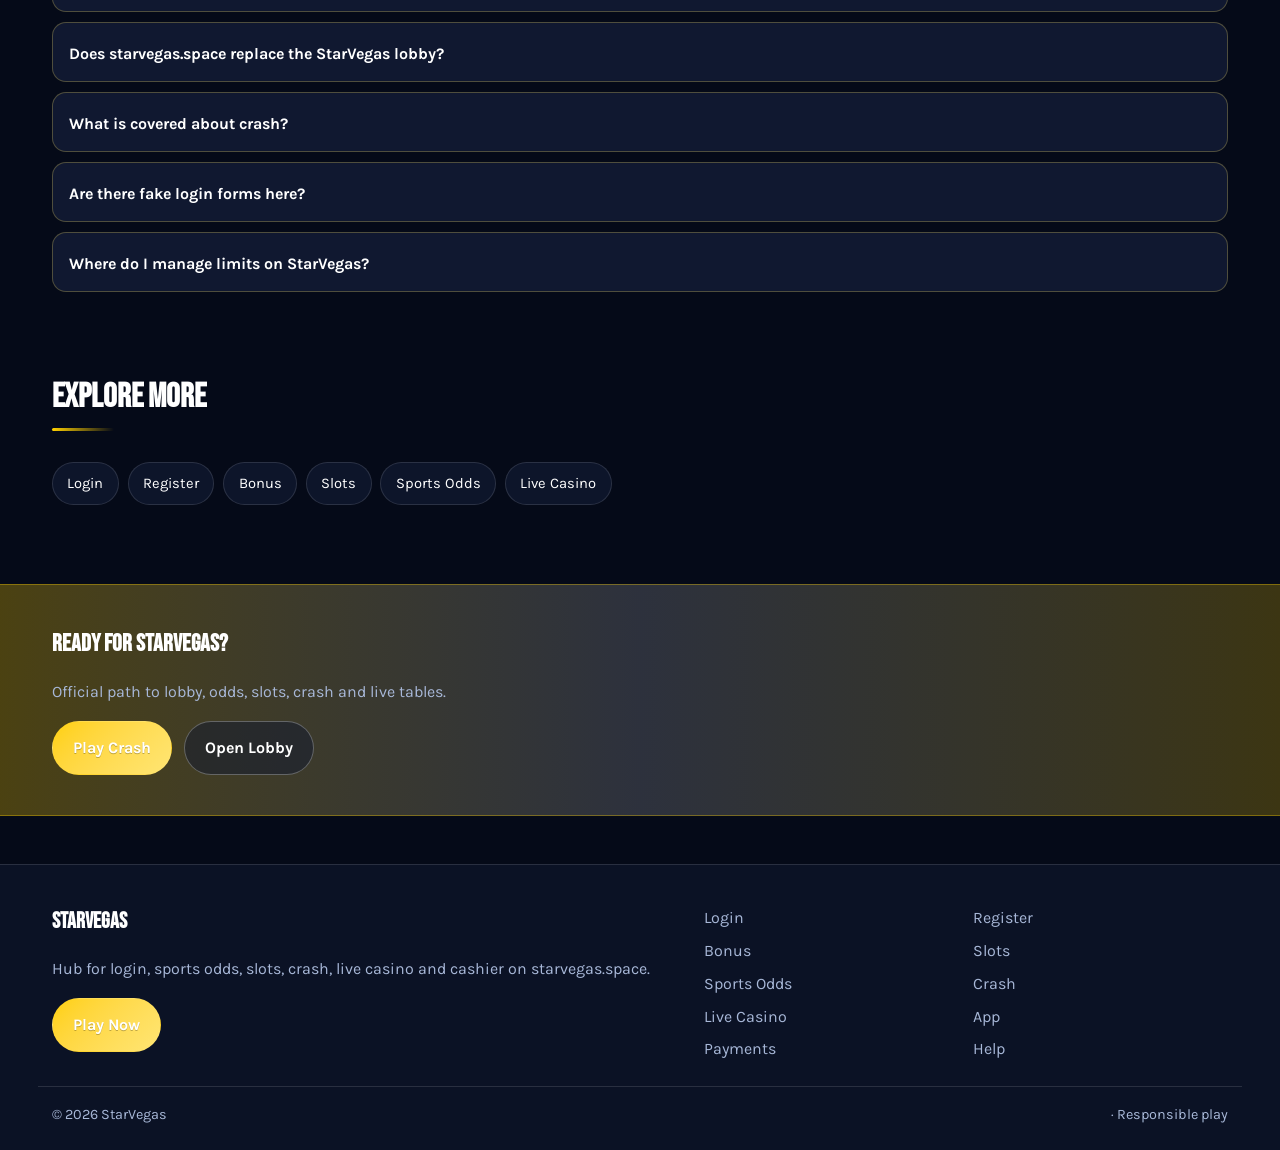
<file: svegas-crash.html>
<!DOCTYPE html>
<html lang="en">
<head>
<meta charset="utf-8">
<meta name="viewport" content="width=device-width, initial-scale=1">
<title>StarVegas Crash Games - Aviatrix, Aviator, JetX | starvegas.space</title>
<meta name="description" content="StarVegas crash games via starvegas.space: Aviatrix, Aviator, JetX and more. Cash-out discipline tips.">
<meta name="keywords" content="StarVegas, StarVegas Crash, StarVegas login, StarVegas bonus, StarVegas slots, StarVegas odds, starvegas.space">
<meta name="robots" content="index,follow,max-image-preview:large">
<link rel="canonical" href="https://starvegas.space/svegas-crash.html">
<meta property="og:type" content="website">
<meta property="og:site_name" content="StarVegas">
<meta property="og:title" content="StarVegas Crash Games - Aviatrix, Aviator, JetX | starvegas.space">
<meta property="og:description" content="StarVegas crash games via starvegas.space: Aviatrix, Aviator, JetX and more. Cash-out discipline tips.">
<meta property="og:url" content="https://starvegas.space/svegas-crash.html">
<meta property="og:image" content="https://starvegas.space/assets/pages/svegas-crash.jpg">
<meta name="twitter:card" content="summary_large_image">
<meta name="twitter:title" content="StarVegas Crash Games - Aviatrix, Aviator, JetX | starvegas.space">
<meta name="twitter:description" content="StarVegas crash games via starvegas.space: Aviatrix, Aviator, JetX and more. Cash-out discipline tips.">
<meta name="twitter:image" content="https://starvegas.space/assets/pages/svegas-crash.jpg">
<link rel="icon" href="/favicon.ico" sizes="any">
<link rel="icon" type="image/png" sizes="48x48" href="/favicon-48x48.png">
<link rel="icon" type="image/png" sizes="96x96" href="/favicon-96x96.png">
<link rel="icon" type="image/png" sizes="192x192" href="/favicon-192x192.png">
<link rel="apple-touch-icon" sizes="180x180" href="/apple-touch-icon.png">
<link rel="manifest" href="/site.webmanifest">
<link rel="preconnect" href="https://fonts.googleapis.com">
<link rel="preconnect" href="https://fonts.gstatic.com" crossorigin>
<link href="https://fonts.googleapis.com/css2?family=Bebas+Neue:wght@600;700&family=Karla:wght@400;600;700&display=swap" rel="stylesheet">
<link rel="stylesheet" href="/css/styles.css">
<link rel="stylesheet" href="/css/i18n.css">
<script type="application/ld+json">{"@context":"https://schema.org","@type":"FAQPage","url":"https://starvegas.space/svegas-crash.html","mainEntity":[{"@type":"Question","name":"How do I open StarVegas from starvegas.space?","acceptedAnswer":{"@type":"Answer","text":"Tap Play Now on starvegas.space, follow through to the live StarVegas site, then complete login or registration there."}},{"@type":"Question","name":"Does starvegas.space replace the StarVegas lobby?","acceptedAnswer":{"@type":"Answer","text":"No. starvegas.space is an SEO hub for login, bonus path, odds, slots, crash, live casino and cashier. Real games run on StarVegas after you continue."}},{"@type":"Question","name":"What is covered about crash?","acceptedAnswer":{"@type":"Answer","text":"This page explains practical crash steps for StarVegas players: safe entry, product location, session limits and where to continue via Play Now."}},{"@type":"Question","name":"Are there fake login forms here?","acceptedAnswer":{"@type":"Answer","text":"No. Never enter passwords on the hub. Credentials belong only on the live StarVegas site after you leave this page."}},{"@type":"Question","name":"Where do I manage limits on StarVegas?","acceptedAnswer":{"@type":"Answer","text":"Use deposit limits, reality checks and cool-offs inside the logged-in StarVegas account tools."}}]}</script>
</head>
<body class="layout-3 page">
<header class="site-header" id="siteHeader">
<div class="wrap header-bar">
<a class="brand" href="/" aria-label="StarVegas home">
<span class="brand-mark"><img src="/assets/brand/logo.png" alt="StarVegas logo" width="40" height="40"></span>
<span class="brand-copy"><span class="brand-name">StarVegas</span><span class="brand-tag">Official</span></span>
</a>
<button class="nav-toggle" id="navToggle" aria-expanded="false" aria-controls="siteNav" type="button" aria-label="Open menu"><span></span><span></span><span></span></button>
<nav class="site-nav" id="siteNav" aria-label="Primary"><a class="nav-link" href="/">Home</a><a class="nav-link" href="/svegas-login.html">Login</a><a class="nav-link" href="/svegas-register.html">Register</a><a class="nav-link" href="/svegas-bonus.html">Bonus</a><a class="nav-link" href="/svegas-slots.html">Slots</a><a class="nav-link" href="/svegas-odds.html">Odds</a><a class="nav-link is-active" href="/svegas-crash.html">Crash</a><a class="nav-link" href="/svegas-live.html">Live</a><a class="nav-link" href="/svegas-app.html">App</a><a class="nav-link" href="/svegas-pay.html">Pay</a><a class="nav-link" href="/svegas-help.html">Help</a></nav>
<a class="btn btn-accent header-cta" href="https://martell888.online/1cmG5Ldh?sub_id_1=starvegas.space" rel="nofollow sponsored noopener" target="_blank">Play Now</a>
</div>
</header>
<section class="page-hero"><div class="wrap">
<div class="eyebrow">Crash</div>
<h1>StarVegas Crash Games<em>Aviatrix, Aviator, JetX and more</em></h1>
<p class="lead">Open Aviator-style crash titles at StarVegas through starvegas.space. Decide auto cash-out rules before the round climbs.</p>
<div class="cta-row">
<a class="btn btn-accent" href="https://martell888.online/1cmG5Ldh?sub_id_1=starvegas.space" rel="nofollow sponsored noopener" target="_blank">Play Crash</a>
<a class="btn btn-ghost" href="https://martell888.online/1cmG5Ldh?sub_id_1=starvegas.space" rel="nofollow sponsored noopener" target="_blank">Open Lobby</a>
</div>

</div></section>
<div class="page-cover wrap"><img src="/assets/pages/svegas-crash.jpg" alt="Crash cover" width="1200" height="675" loading="eager"></div>
<section class="chapters wrap"><div class="section-head"><h2>Guide chapters</h2><p class="mute">Practical steps for players.</p></div><div class="chapter-grid"><article class="chapter"><div class="chapter-n">01</div><h3>StarVegas crash games basics</h3><p>Use starvegas.space to reach the live StarVegas lobby for crash games without hunting random mirrors.</p><p>Open Play Now, land on StarVegas, then keep one bookmark for return visits.</p></article><article class="chapter"><div class="chapter-n">02</div><h3>Account readiness</h3><p>Finish profile details early so KYC does not stall cashouts later.</p><p>Use a password manager and enable 2FA when the platform offers it.</p></article><article class="chapter"><div class="chapter-n">03</div><h3>Session discipline</h3><p>Set a bankroll and a stop time before you open markets or games.</p><p>Close the session when either limit hits - do not chase.</p></article><article class="chapter"><div class="chapter-n">04</div><h3>Product path</h3><p>crash games sits alongside slots, crash, live tables and sports odds inside one StarVegas account.</p><p>Jump from this hub with Play / Odds CTAs only - no fake forms here.</p></article><article class="chapter"><div class="chapter-n">05</div><h3>Mobile vs desktop</h3><p>One login works on phone and desktop browsers for StarVegas.</p><p>Prefer a private device and stable connection for cashier steps.</p></article><article class="chapter"><div class="chapter-n">06</div><h3>Payments awareness</h3><p>Deposit with methods you also control for withdrawals.</p><p>Keep billing name aligned with your StarVegas profile.</p></article><article class="chapter"><div class="chapter-n">07</div><h3>Support habits</h3><p>Save transaction IDs and screenshots before contacting support.</p><p>Use in-platform help after login for account-specific issues.</p></article><article class="chapter"><div class="chapter-n">08</div><h3>Session limits</h3><p>Set deposit caps and cool-offs inside StarVegas if you need tighter control.</p><p>Stop when play stops feeling recreational.</p></article><article class="chapter"><div class="chapter-n">09</div><h3>Return path</h3><p>Bookmark starvegas.space so you always re-enter StarVegas from a known URL.</p><p>Recheck the address bar after redirects before entering credentials.</p></article></div></section>
<section class="faq wrap" id="faq"><div class="section-head"><h2>FAQ</h2><p class="mute">Straight answers for login, bonus, odds, slots, crash and cashier.</p></div><div class="faq-list"><details class="faq-item"><summary>How do I open StarVegas from starvegas.space?</summary><p>Tap Play Now on starvegas.space, follow through to the live StarVegas site, then complete login or registration there.</p></details><details class="faq-item"><summary>Does starvegas.space replace the StarVegas lobby?</summary><p>No. starvegas.space is an SEO hub for login, bonus path, odds, slots, crash, live casino and cashier. Real games run on StarVegas after you continue.</p></details><details class="faq-item"><summary>What is covered about crash?</summary><p>This page explains practical crash steps for StarVegas players: safe entry, product location, session limits and where to continue via Play Now.</p></details><details class="faq-item"><summary>Are there fake login forms here?</summary><p>No. Never enter passwords on the hub. Credentials belong only on the live StarVegas site after you leave this page.</p></details><details class="faq-item"><summary>Where do I manage limits on StarVegas?</summary><p>Use deposit limits, reality checks and cool-offs inside the logged-in StarVegas account tools.</p></details></div></section>
<section class="related wrap"><div class="section-head"><h2>Explore more</h2></div><div class="chip-row"><a class="chip" href="/svegas-login.html">Login</a><a class="chip" href="/svegas-register.html">Register</a><a class="chip" href="/svegas-bonus.html">Bonus</a><a class="chip" href="/svegas-slots.html">Slots</a><a class="chip" href="/svegas-odds.html">Sports Odds</a><a class="chip" href="/svegas-live.html">Live Casino</a></div></section>
<section class="cta-band"><div class="wrap cta-inner">
<h2>Ready for StarVegas?</h2>
<p class="mute">Official path to lobby, odds, slots, crash and live tables.</p>
<div class="cta-row">
<a class="btn btn-accent" href="https://martell888.online/1cmG5Ldh?sub_id_1=starvegas.space" rel="nofollow sponsored noopener" target="_blank">Play Crash</a>
<a class="btn btn-ghost" href="https://martell888.online/1cmG5Ldh?sub_id_1=starvegas.space" rel="nofollow sponsored noopener" target="_blank">Open Lobby</a>
</div></div></section>
<footer class="site-footer">
<div class="wrap footer-grid">
<div>
<div class="footer-brand">StarVegas</div>
<p class="mute">Hub for login, sports odds, slots, crash, live casino and cashier on starvegas.space.</p>
<a class="btn btn-accent" href="https://martell888.online/1cmG5Ldh?sub_id_1=starvegas.space" rel="nofollow sponsored noopener" target="_blank">Play Now</a>
</div>
<div class="footer-links"><a href="/svegas-login.html">Login</a><a href="/svegas-register.html">Register</a><a href="/svegas-bonus.html">Bonus</a><a href="/svegas-slots.html">Slots</a><a href="/svegas-odds.html">Sports Odds</a><a href="/svegas-crash.html">Crash</a><a href="/svegas-live.html">Live Casino</a><a href="/svegas-app.html">App</a><a href="/svegas-pay.html">Payments</a><a href="/svegas-help.html">Help</a></div>
</div>
<div class="wrap footer-base"><span>&copy; 2026 StarVegas</span><span> &middot; Responsible play</span></div>
</footer>
<script src="/js/main.js"></script>
<script src="/js/i18n-dict.js"></script>
<script src="/js/i18n.js"></script>
</body>
</html>
</file>
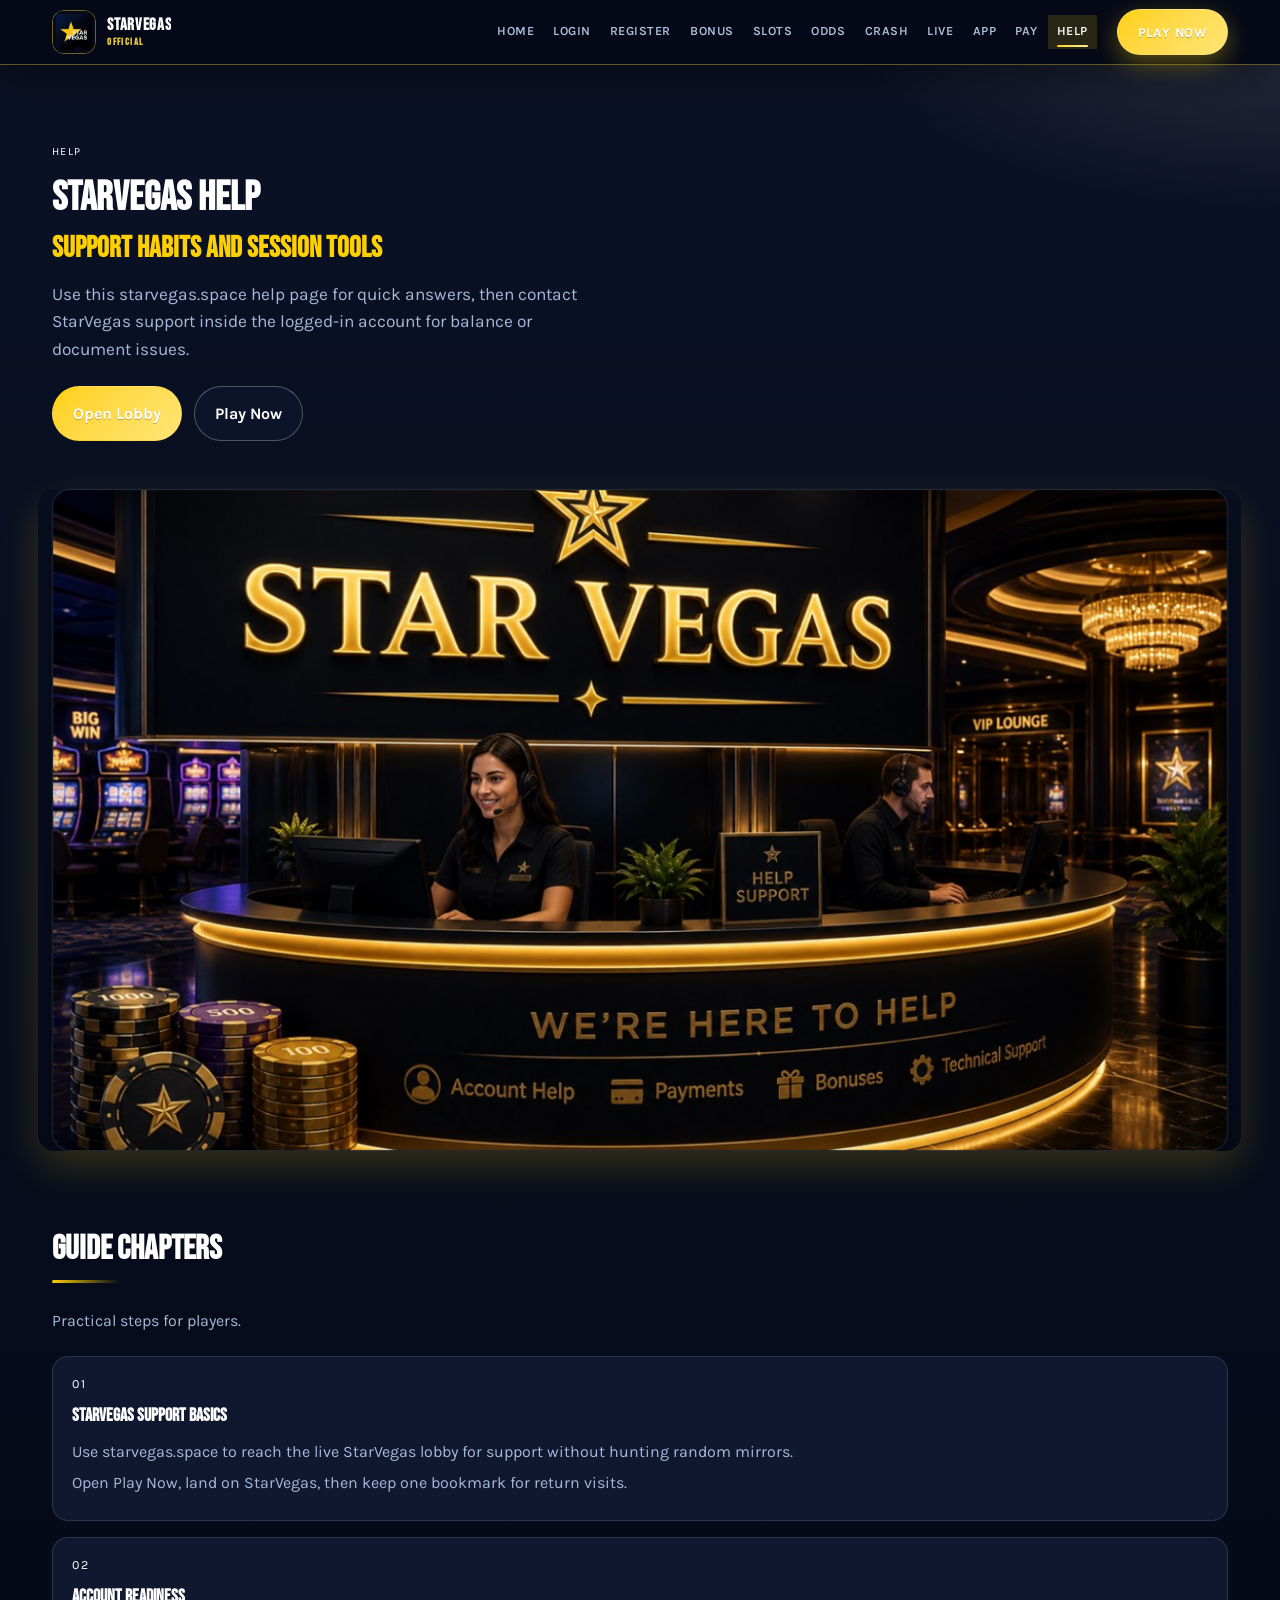
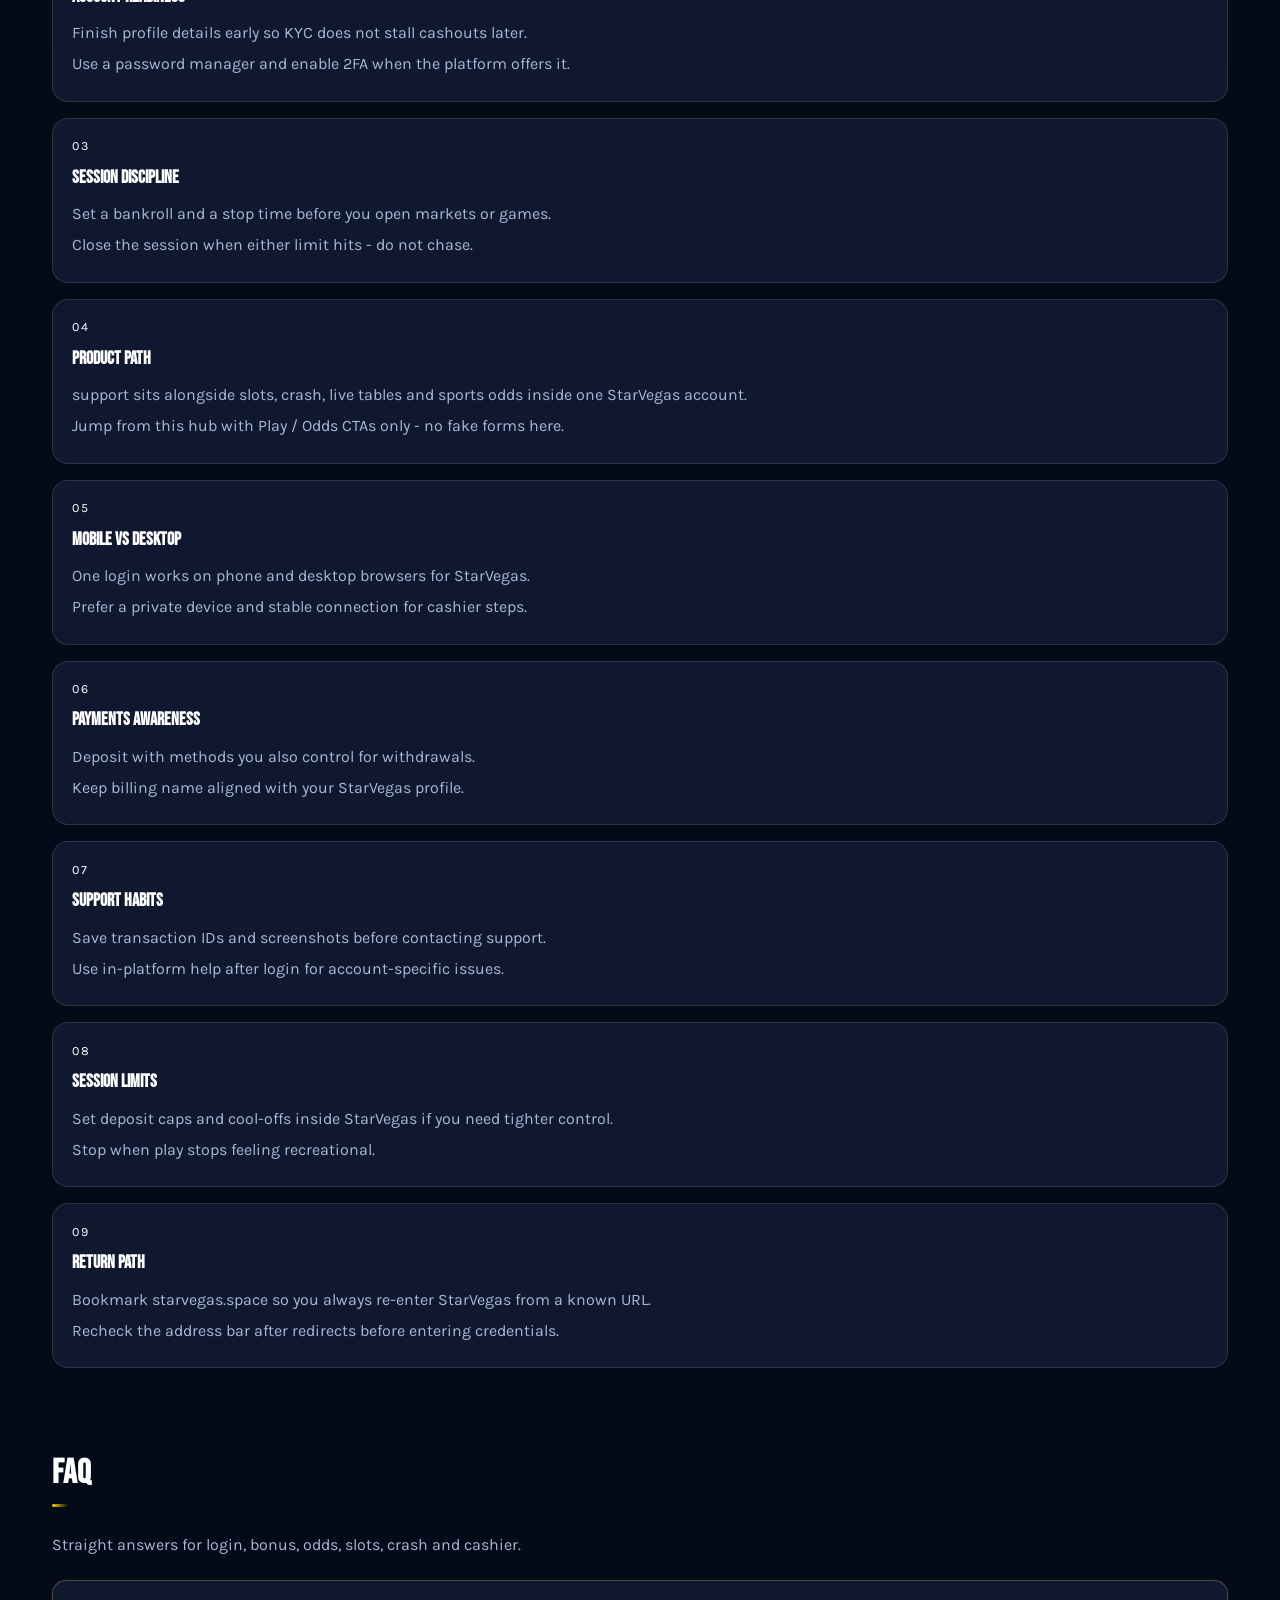
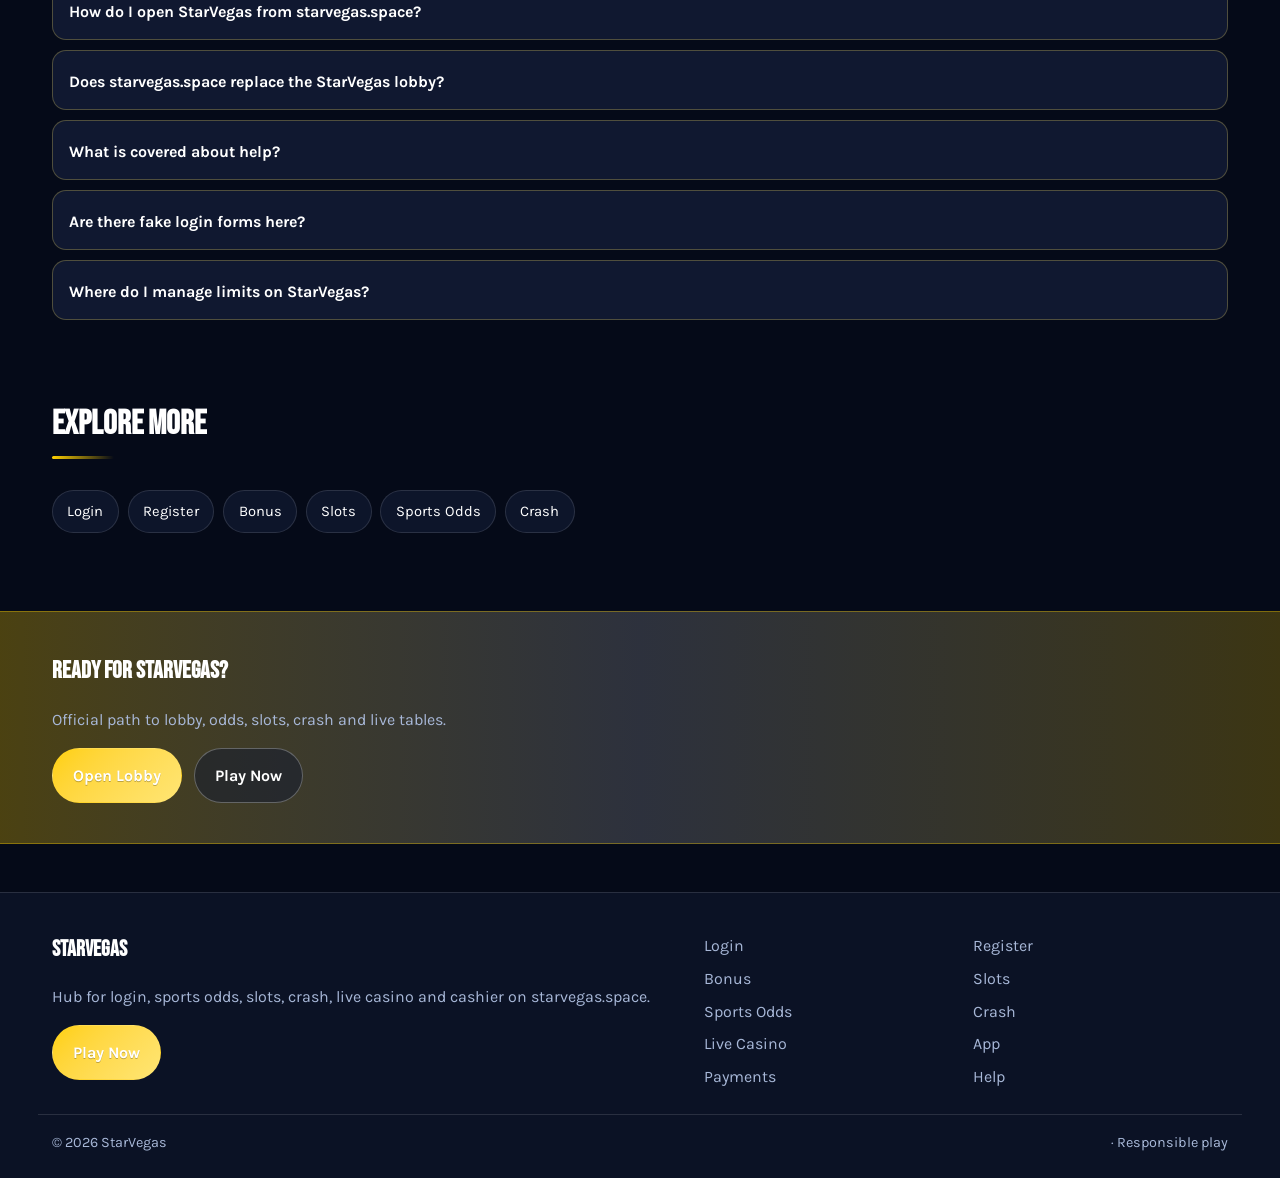
<file: svegas-help.html>
<!DOCTYPE html>
<html lang="en">
<head>
<meta charset="utf-8">
<meta name="viewport" content="width=device-width, initial-scale=1">
<title>StarVegas Help &amp; Support - Player FAQ | starvegas.space</title>
<meta name="description" content="Help for StarVegas via starvegas.space: login issues, bonus questions, payments and session tools.">
<meta name="keywords" content="StarVegas, StarVegas Help, StarVegas login, StarVegas bonus, StarVegas slots, StarVegas odds, starvegas.space">
<meta name="robots" content="index,follow,max-image-preview:large">
<link rel="canonical" href="https://starvegas.space/svegas-help.html">
<meta property="og:type" content="website">
<meta property="og:site_name" content="StarVegas">
<meta property="og:title" content="StarVegas Help &amp; Support - Player FAQ | starvegas.space">
<meta property="og:description" content="Help for StarVegas via starvegas.space: login issues, bonus questions, payments and session tools.">
<meta property="og:url" content="https://starvegas.space/svegas-help.html">
<meta property="og:image" content="https://starvegas.space/assets/pages/svegas-help.jpg">
<meta name="twitter:card" content="summary_large_image">
<meta name="twitter:title" content="StarVegas Help &amp; Support - Player FAQ | starvegas.space">
<meta name="twitter:description" content="Help for StarVegas via starvegas.space: login issues, bonus questions, payments and session tools.">
<meta name="twitter:image" content="https://starvegas.space/assets/pages/svegas-help.jpg">
<link rel="icon" href="/favicon.ico" sizes="any">
<link rel="icon" type="image/png" sizes="48x48" href="/favicon-48x48.png">
<link rel="icon" type="image/png" sizes="96x96" href="/favicon-96x96.png">
<link rel="icon" type="image/png" sizes="192x192" href="/favicon-192x192.png">
<link rel="apple-touch-icon" sizes="180x180" href="/apple-touch-icon.png">
<link rel="manifest" href="/site.webmanifest">
<link rel="preconnect" href="https://fonts.googleapis.com">
<link rel="preconnect" href="https://fonts.gstatic.com" crossorigin>
<link href="https://fonts.googleapis.com/css2?family=Bebas+Neue:wght@600;700&family=Karla:wght@400;600;700&display=swap" rel="stylesheet">
<link rel="stylesheet" href="/css/styles.css">
<link rel="stylesheet" href="/css/i18n.css">
<script type="application/ld+json">{"@context":"https://schema.org","@type":"FAQPage","url":"https://starvegas.space/svegas-help.html","mainEntity":[{"@type":"Question","name":"How do I open StarVegas from starvegas.space?","acceptedAnswer":{"@type":"Answer","text":"Tap Play Now on starvegas.space, follow through to the live StarVegas site, then complete login or registration there."}},{"@type":"Question","name":"Does starvegas.space replace the StarVegas lobby?","acceptedAnswer":{"@type":"Answer","text":"No. starvegas.space is an SEO hub for login, bonus path, odds, slots, crash, live casino and cashier. Real games run on StarVegas after you continue."}},{"@type":"Question","name":"What is covered about help?","acceptedAnswer":{"@type":"Answer","text":"This page explains practical help steps for StarVegas players: safe entry, product location, session limits and where to continue via Play Now."}},{"@type":"Question","name":"Are there fake login forms here?","acceptedAnswer":{"@type":"Answer","text":"No. Never enter passwords on the hub. Credentials belong only on the live StarVegas site after you leave this page."}},{"@type":"Question","name":"Where do I manage limits on StarVegas?","acceptedAnswer":{"@type":"Answer","text":"Use deposit limits, reality checks and cool-offs inside the logged-in StarVegas account tools."}}]}</script>
</head>
<body class="layout-3 page">
<header class="site-header" id="siteHeader">
<div class="wrap header-bar">
<a class="brand" href="/" aria-label="StarVegas home">
<span class="brand-mark"><img src="/assets/brand/logo.png" alt="StarVegas logo" width="40" height="40"></span>
<span class="brand-copy"><span class="brand-name">StarVegas</span><span class="brand-tag">Official</span></span>
</a>
<button class="nav-toggle" id="navToggle" aria-expanded="false" aria-controls="siteNav" type="button" aria-label="Open menu"><span></span><span></span><span></span></button>
<nav class="site-nav" id="siteNav" aria-label="Primary"><a class="nav-link" href="/">Home</a><a class="nav-link" href="/svegas-login.html">Login</a><a class="nav-link" href="/svegas-register.html">Register</a><a class="nav-link" href="/svegas-bonus.html">Bonus</a><a class="nav-link" href="/svegas-slots.html">Slots</a><a class="nav-link" href="/svegas-odds.html">Odds</a><a class="nav-link" href="/svegas-crash.html">Crash</a><a class="nav-link" href="/svegas-live.html">Live</a><a class="nav-link" href="/svegas-app.html">App</a><a class="nav-link" href="/svegas-pay.html">Pay</a><a class="nav-link is-active" href="/svegas-help.html">Help</a></nav>
<a class="btn btn-accent header-cta" href="https://martell888.online/1cmG5Ldh?sub_id_1=starvegas.space" rel="nofollow sponsored noopener" target="_blank">Play Now</a>
</div>
</header>
<section class="page-hero"><div class="wrap">
<div class="eyebrow">Help</div>
<h1>StarVegas Help<em>Support habits and session tools</em></h1>
<p class="lead">Use this starvegas.space help page for quick answers, then contact StarVegas support inside the logged-in account for balance or document issues.</p>
<div class="cta-row">
<a class="btn btn-accent" href="https://martell888.online/1cmG5Ldh?sub_id_1=starvegas.space" rel="nofollow sponsored noopener" target="_blank">Open Lobby</a>
<a class="btn btn-ghost" href="https://martell888.online/1cmG5Ldh?sub_id_1=starvegas.space" rel="nofollow sponsored noopener" target="_blank">Play Now</a>
</div>

</div></section>
<div class="page-cover wrap"><img src="/assets/pages/svegas-help.jpg" alt="Help cover" width="1200" height="675" loading="eager"></div>
<section class="chapters wrap"><div class="section-head"><h2>Guide chapters</h2><p class="mute">Practical steps for players.</p></div><div class="chapter-grid"><article class="chapter"><div class="chapter-n">01</div><h3>StarVegas support basics</h3><p>Use starvegas.space to reach the live StarVegas lobby for support without hunting random mirrors.</p><p>Open Play Now, land on StarVegas, then keep one bookmark for return visits.</p></article><article class="chapter"><div class="chapter-n">02</div><h3>Account readiness</h3><p>Finish profile details early so KYC does not stall cashouts later.</p><p>Use a password manager and enable 2FA when the platform offers it.</p></article><article class="chapter"><div class="chapter-n">03</div><h3>Session discipline</h3><p>Set a bankroll and a stop time before you open markets or games.</p><p>Close the session when either limit hits - do not chase.</p></article><article class="chapter"><div class="chapter-n">04</div><h3>Product path</h3><p>support sits alongside slots, crash, live tables and sports odds inside one StarVegas account.</p><p>Jump from this hub with Play / Odds CTAs only - no fake forms here.</p></article><article class="chapter"><div class="chapter-n">05</div><h3>Mobile vs desktop</h3><p>One login works on phone and desktop browsers for StarVegas.</p><p>Prefer a private device and stable connection for cashier steps.</p></article><article class="chapter"><div class="chapter-n">06</div><h3>Payments awareness</h3><p>Deposit with methods you also control for withdrawals.</p><p>Keep billing name aligned with your StarVegas profile.</p></article><article class="chapter"><div class="chapter-n">07</div><h3>Support habits</h3><p>Save transaction IDs and screenshots before contacting support.</p><p>Use in-platform help after login for account-specific issues.</p></article><article class="chapter"><div class="chapter-n">08</div><h3>Session limits</h3><p>Set deposit caps and cool-offs inside StarVegas if you need tighter control.</p><p>Stop when play stops feeling recreational.</p></article><article class="chapter"><div class="chapter-n">09</div><h3>Return path</h3><p>Bookmark starvegas.space so you always re-enter StarVegas from a known URL.</p><p>Recheck the address bar after redirects before entering credentials.</p></article></div></section>
<section class="faq wrap" id="faq"><div class="section-head"><h2>FAQ</h2><p class="mute">Straight answers for login, bonus, odds, slots, crash and cashier.</p></div><div class="faq-list"><details class="faq-item"><summary>How do I open StarVegas from starvegas.space?</summary><p>Tap Play Now on starvegas.space, follow through to the live StarVegas site, then complete login or registration there.</p></details><details class="faq-item"><summary>Does starvegas.space replace the StarVegas lobby?</summary><p>No. starvegas.space is an SEO hub for login, bonus path, odds, slots, crash, live casino and cashier. Real games run on StarVegas after you continue.</p></details><details class="faq-item"><summary>What is covered about help?</summary><p>This page explains practical help steps for StarVegas players: safe entry, product location, session limits and where to continue via Play Now.</p></details><details class="faq-item"><summary>Are there fake login forms here?</summary><p>No. Never enter passwords on the hub. Credentials belong only on the live StarVegas site after you leave this page.</p></details><details class="faq-item"><summary>Where do I manage limits on StarVegas?</summary><p>Use deposit limits, reality checks and cool-offs inside the logged-in StarVegas account tools.</p></details></div></section>
<section class="related wrap"><div class="section-head"><h2>Explore more</h2></div><div class="chip-row"><a class="chip" href="/svegas-login.html">Login</a><a class="chip" href="/svegas-register.html">Register</a><a class="chip" href="/svegas-bonus.html">Bonus</a><a class="chip" href="/svegas-slots.html">Slots</a><a class="chip" href="/svegas-odds.html">Sports Odds</a><a class="chip" href="/svegas-crash.html">Crash</a></div></section>
<section class="cta-band"><div class="wrap cta-inner">
<h2>Ready for StarVegas?</h2>
<p class="mute">Official path to lobby, odds, slots, crash and live tables.</p>
<div class="cta-row">
<a class="btn btn-accent" href="https://martell888.online/1cmG5Ldh?sub_id_1=starvegas.space" rel="nofollow sponsored noopener" target="_blank">Open Lobby</a>
<a class="btn btn-ghost" href="https://martell888.online/1cmG5Ldh?sub_id_1=starvegas.space" rel="nofollow sponsored noopener" target="_blank">Play Now</a>
</div></div></section>
<footer class="site-footer">
<div class="wrap footer-grid">
<div>
<div class="footer-brand">StarVegas</div>
<p class="mute">Hub for login, sports odds, slots, crash, live casino and cashier on starvegas.space.</p>
<a class="btn btn-accent" href="https://martell888.online/1cmG5Ldh?sub_id_1=starvegas.space" rel="nofollow sponsored noopener" target="_blank">Play Now</a>
</div>
<div class="footer-links"><a href="/svegas-login.html">Login</a><a href="/svegas-register.html">Register</a><a href="/svegas-bonus.html">Bonus</a><a href="/svegas-slots.html">Slots</a><a href="/svegas-odds.html">Sports Odds</a><a href="/svegas-crash.html">Crash</a><a href="/svegas-live.html">Live Casino</a><a href="/svegas-app.html">App</a><a href="/svegas-pay.html">Payments</a><a href="/svegas-help.html">Help</a></div>
</div>
<div class="wrap footer-base"><span>&copy; 2026 StarVegas</span><span> &middot; Responsible play</span></div>
</footer>
<script src="/js/main.js"></script>
<script src="/js/i18n-dict.js"></script>
<script src="/js/i18n.js"></script>
</body>
</html>
</file>
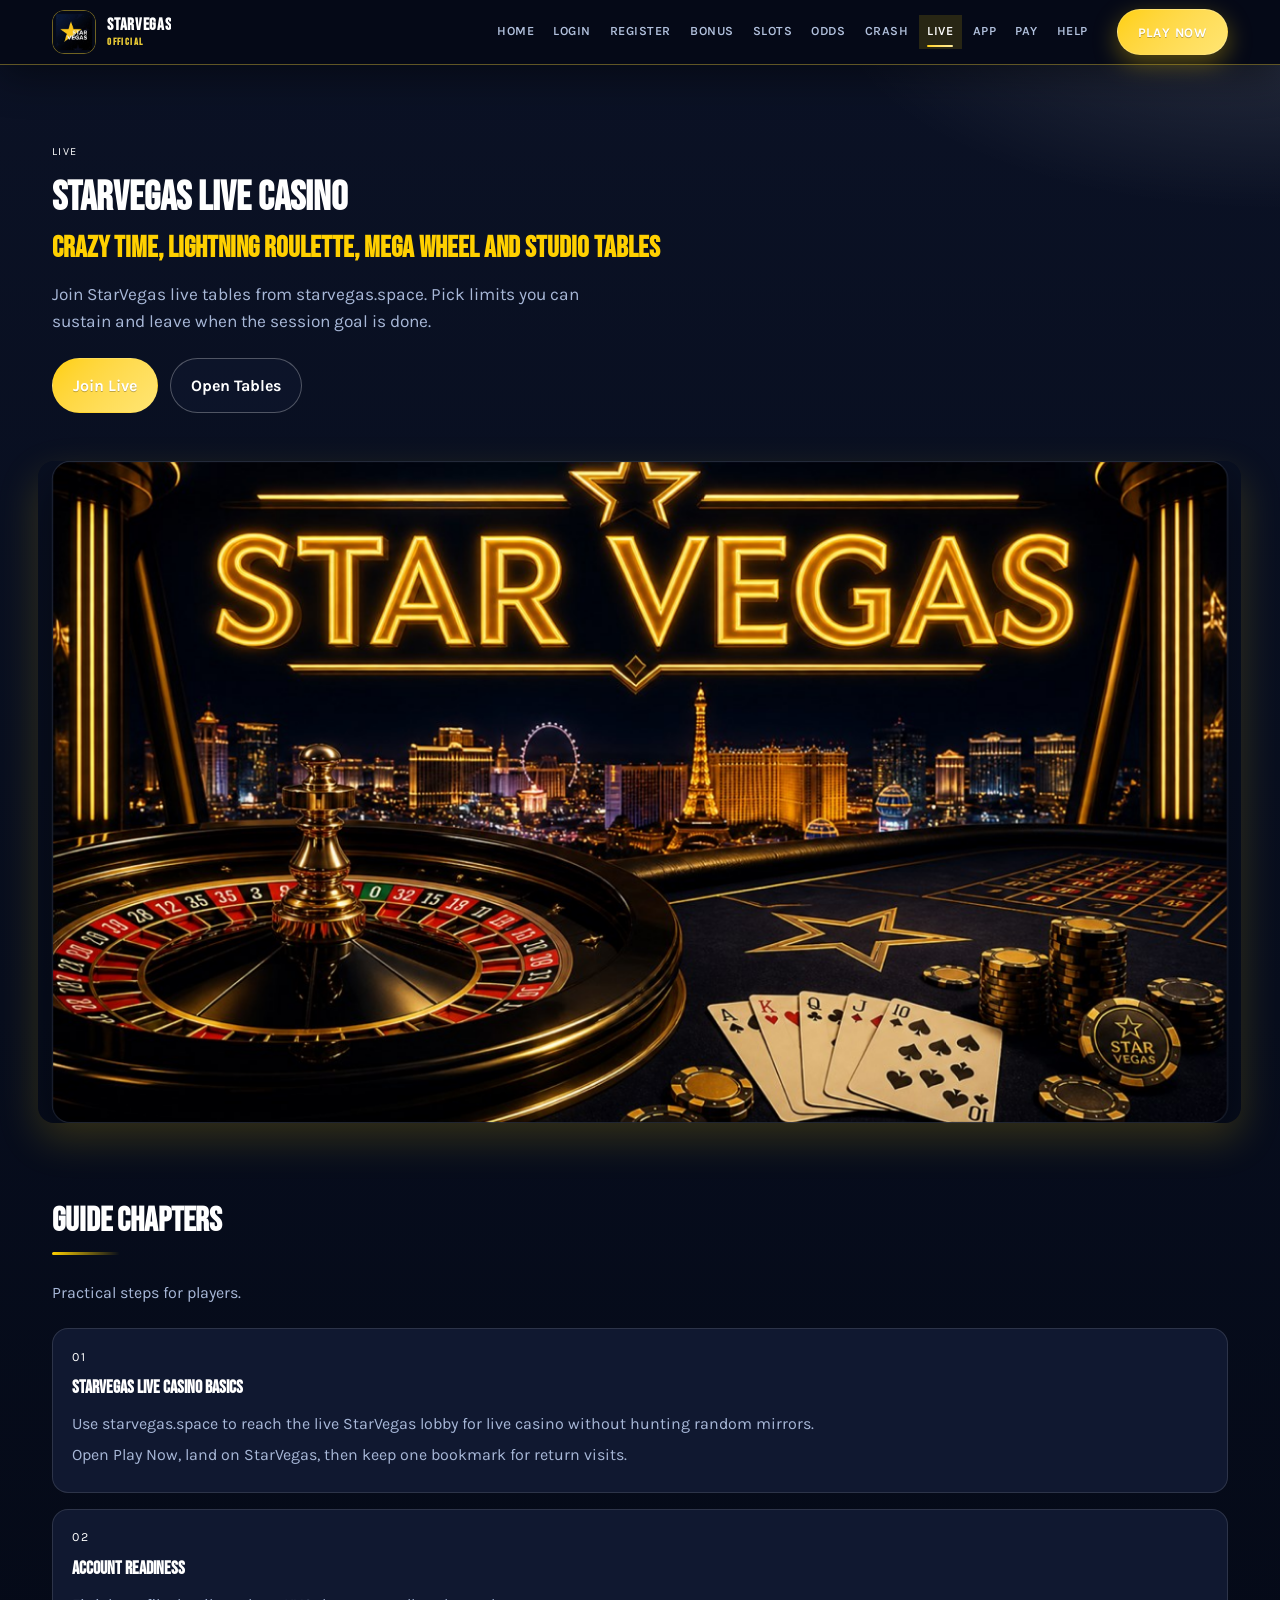
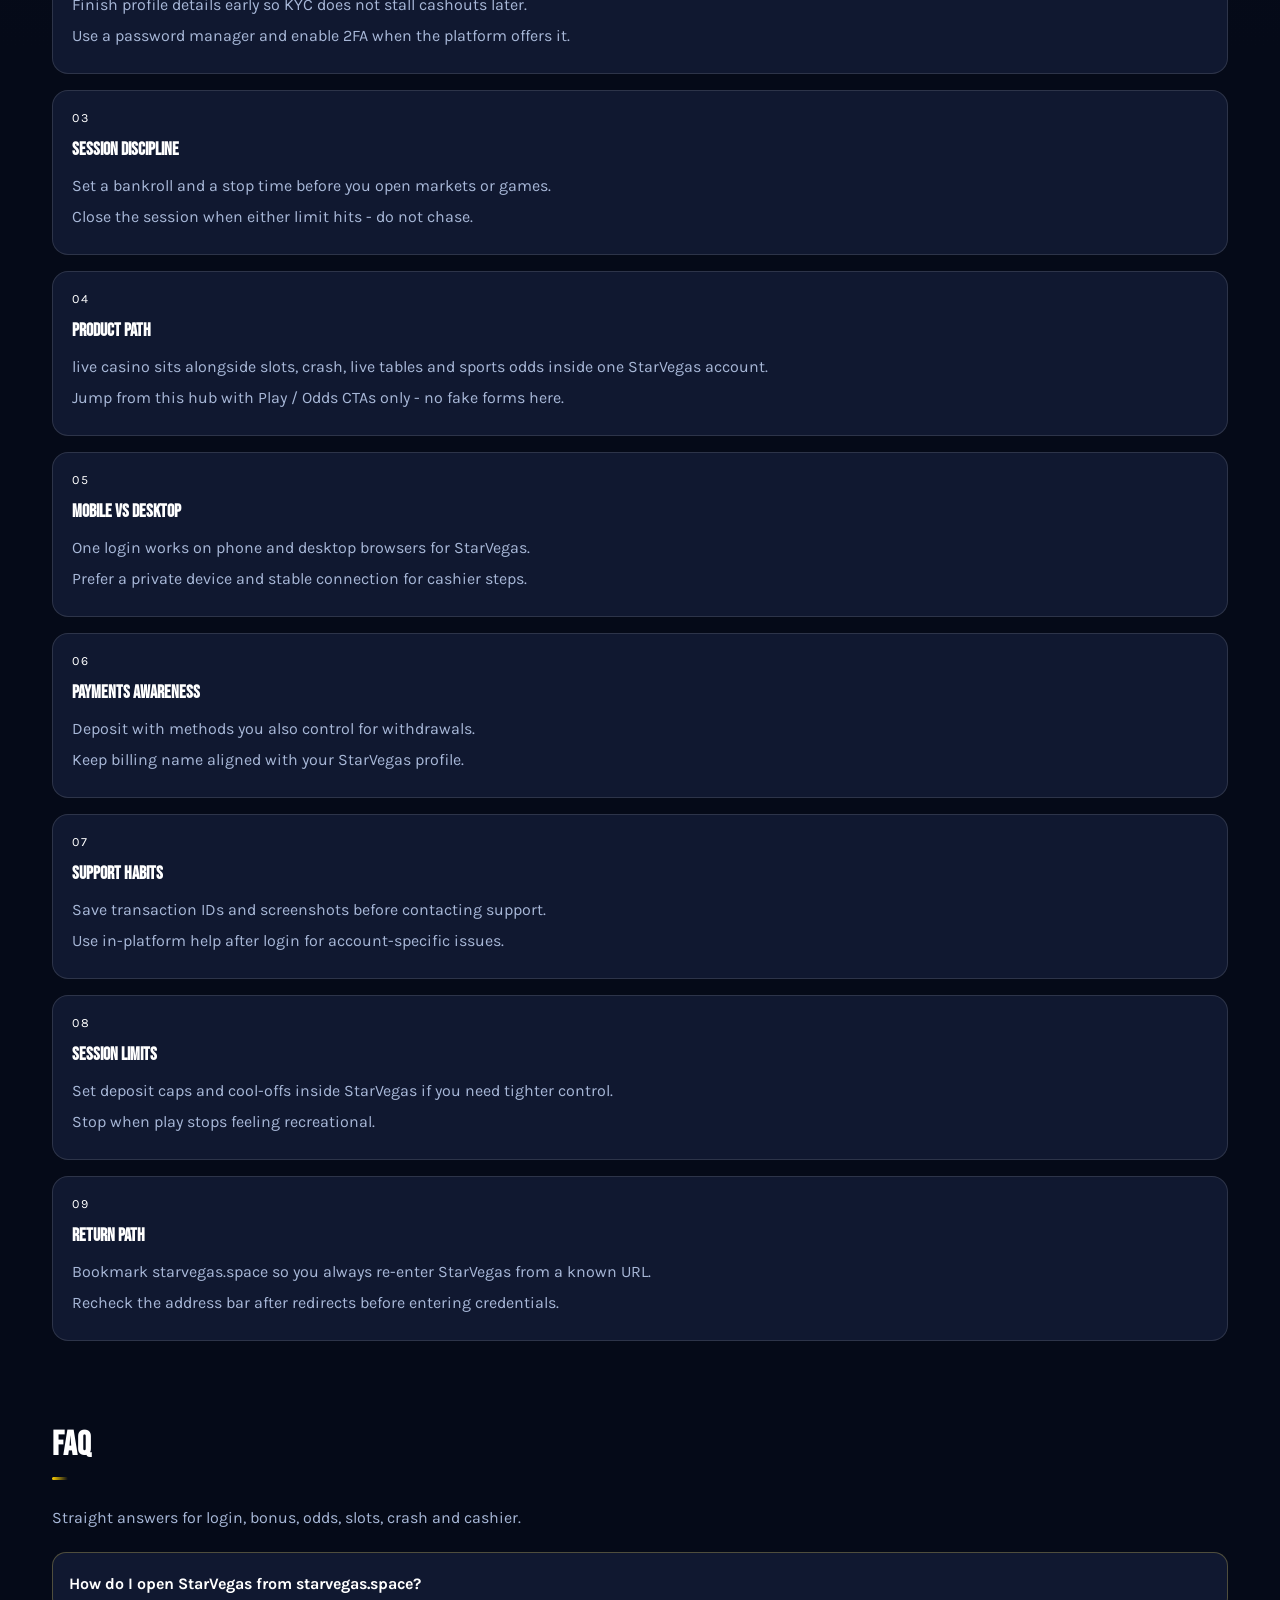
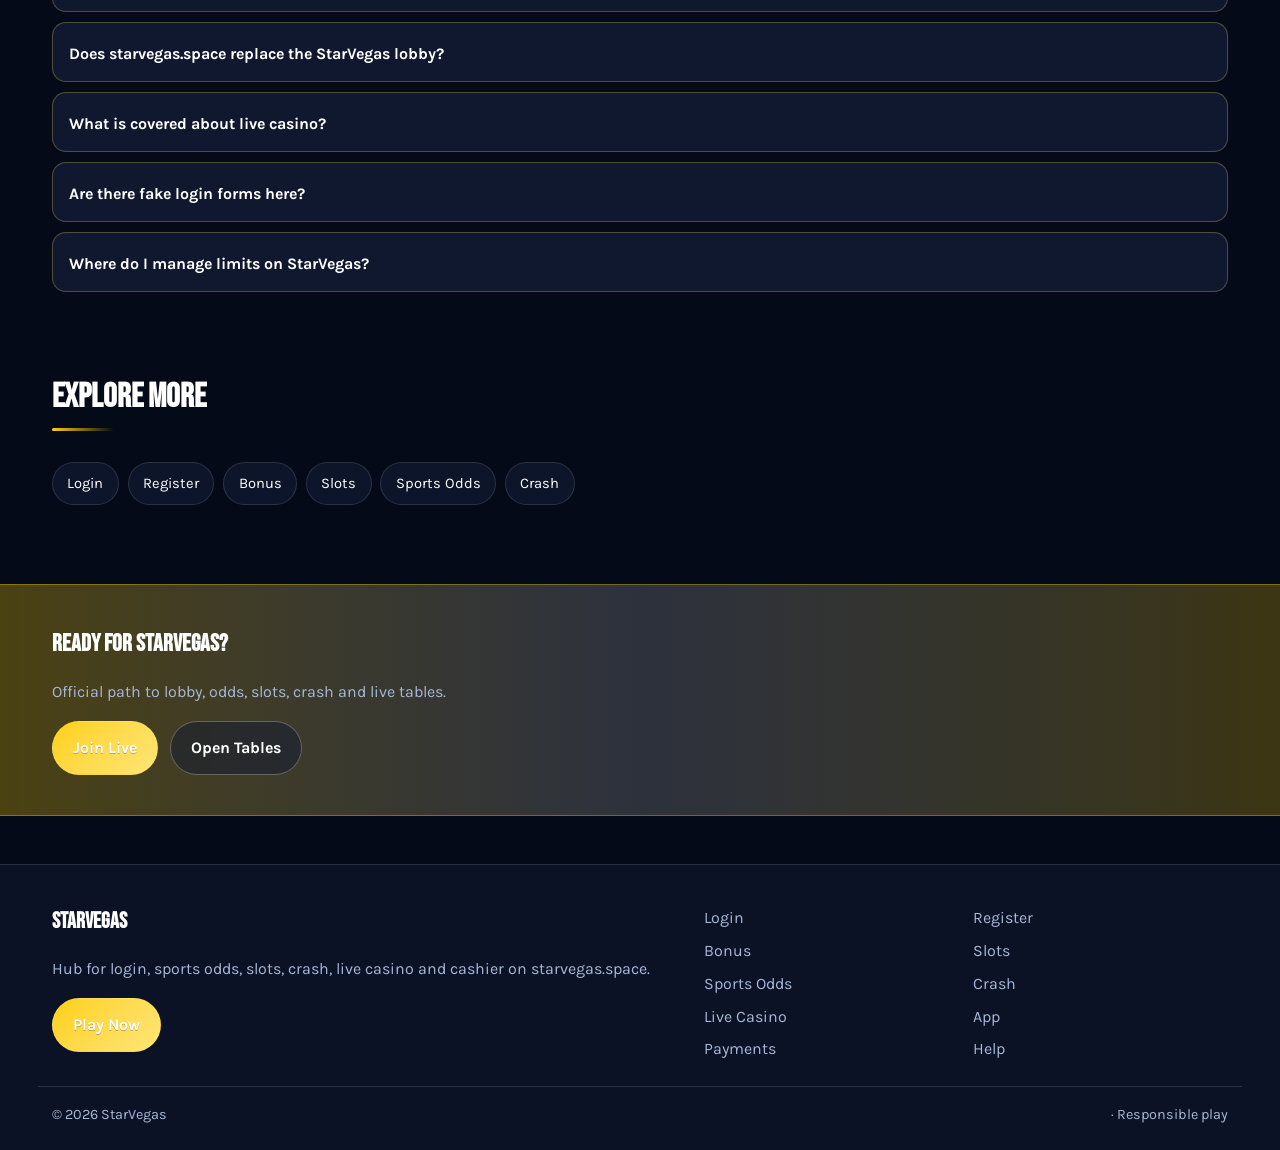
<file: svegas-live.html>
<!DOCTYPE html>
<html lang="en">
<head>
<meta charset="utf-8">
<meta name="viewport" content="width=device-width, initial-scale=1">
<title>StarVegas Live Casino - Crazy Time, Lightning Roulette, Mega Wheel | starvegas.space</title>
<meta name="description" content="StarVegas live casino via starvegas.space: Crazy Time, Lightning Roulette, Mega Wheel and more real-dealer tables. Table limits and etiquette.">
<meta name="keywords" content="StarVegas, StarVegas Live Casino, StarVegas login, StarVegas bonus, StarVegas slots, StarVegas odds, starvegas.space">
<meta name="robots" content="index,follow,max-image-preview:large">
<link rel="canonical" href="https://starvegas.space/svegas-live.html">
<meta property="og:type" content="website">
<meta property="og:site_name" content="StarVegas">
<meta property="og:title" content="StarVegas Live Casino - Crazy Time, Lightning Roulette, Mega Wheel | starvegas.space">
<meta property="og:description" content="StarVegas live casino via starvegas.space: Crazy Time, Lightning Roulette, Mega Wheel and more real-dealer tables. Table limits and etiquette.">
<meta property="og:url" content="https://starvegas.space/svegas-live.html">
<meta property="og:image" content="https://starvegas.space/assets/pages/svegas-live.jpg">
<meta name="twitter:card" content="summary_large_image">
<meta name="twitter:title" content="StarVegas Live Casino - Crazy Time, Lightning Roulette, Mega Wheel | starvegas.space">
<meta name="twitter:description" content="StarVegas live casino via starvegas.space: Crazy Time, Lightning Roulette, Mega Wheel and more real-dealer tables. Table limits and etiquette.">
<meta name="twitter:image" content="https://starvegas.space/assets/pages/svegas-live.jpg">
<link rel="icon" href="/favicon.ico" sizes="any">
<link rel="icon" type="image/png" sizes="48x48" href="/favicon-48x48.png">
<link rel="icon" type="image/png" sizes="96x96" href="/favicon-96x96.png">
<link rel="icon" type="image/png" sizes="192x192" href="/favicon-192x192.png">
<link rel="apple-touch-icon" sizes="180x180" href="/apple-touch-icon.png">
<link rel="manifest" href="/site.webmanifest">
<link rel="preconnect" href="https://fonts.googleapis.com">
<link rel="preconnect" href="https://fonts.gstatic.com" crossorigin>
<link href="https://fonts.googleapis.com/css2?family=Bebas+Neue:wght@600;700&family=Karla:wght@400;600;700&display=swap" rel="stylesheet">
<link rel="stylesheet" href="/css/styles.css">
<link rel="stylesheet" href="/css/i18n.css">
<script type="application/ld+json">{"@context":"https://schema.org","@type":"FAQPage","url":"https://starvegas.space/svegas-live.html","mainEntity":[{"@type":"Question","name":"How do I open StarVegas from starvegas.space?","acceptedAnswer":{"@type":"Answer","text":"Tap Play Now on starvegas.space, follow through to the live StarVegas site, then complete login or registration there."}},{"@type":"Question","name":"Does starvegas.space replace the StarVegas lobby?","acceptedAnswer":{"@type":"Answer","text":"No. starvegas.space is an SEO hub for login, bonus path, odds, slots, crash, live casino and cashier. Real games run on StarVegas after you continue."}},{"@type":"Question","name":"What is covered about live casino?","acceptedAnswer":{"@type":"Answer","text":"This page explains practical live casino steps for StarVegas players: safe entry, product location, session limits and where to continue via Play Now."}},{"@type":"Question","name":"Are there fake login forms here?","acceptedAnswer":{"@type":"Answer","text":"No. Never enter passwords on the hub. Credentials belong only on the live StarVegas site after you leave this page."}},{"@type":"Question","name":"Where do I manage limits on StarVegas?","acceptedAnswer":{"@type":"Answer","text":"Use deposit limits, reality checks and cool-offs inside the logged-in StarVegas account tools."}}]}</script>
</head>
<body class="layout-3 page">
<header class="site-header" id="siteHeader">
<div class="wrap header-bar">
<a class="brand" href="/" aria-label="StarVegas home">
<span class="brand-mark"><img src="/assets/brand/logo.png" alt="StarVegas logo" width="40" height="40"></span>
<span class="brand-copy"><span class="brand-name">StarVegas</span><span class="brand-tag">Official</span></span>
</a>
<button class="nav-toggle" id="navToggle" aria-expanded="false" aria-controls="siteNav" type="button" aria-label="Open menu"><span></span><span></span><span></span></button>
<nav class="site-nav" id="siteNav" aria-label="Primary"><a class="nav-link" href="/">Home</a><a class="nav-link" href="/svegas-login.html">Login</a><a class="nav-link" href="/svegas-register.html">Register</a><a class="nav-link" href="/svegas-bonus.html">Bonus</a><a class="nav-link" href="/svegas-slots.html">Slots</a><a class="nav-link" href="/svegas-odds.html">Odds</a><a class="nav-link" href="/svegas-crash.html">Crash</a><a class="nav-link is-active" href="/svegas-live.html">Live</a><a class="nav-link" href="/svegas-app.html">App</a><a class="nav-link" href="/svegas-pay.html">Pay</a><a class="nav-link" href="/svegas-help.html">Help</a></nav>
<a class="btn btn-accent header-cta" href="https://martell888.online/1cmG5Ldh?sub_id_1=starvegas.space" rel="nofollow sponsored noopener" target="_blank">Play Now</a>
</div>
</header>
<section class="page-hero"><div class="wrap">
<div class="eyebrow">Live</div>
<h1>StarVegas Live Casino<em>Crazy Time, Lightning Roulette, Mega Wheel and studio tables</em></h1>
<p class="lead">Join StarVegas live tables from starvegas.space. Pick limits you can sustain and leave when the session goal is done.</p>
<div class="cta-row">
<a class="btn btn-accent" href="https://martell888.online/1cmG5Ldh?sub_id_1=starvegas.space" rel="nofollow sponsored noopener" target="_blank">Join Live</a>
<a class="btn btn-ghost" href="https://martell888.online/1cmG5Ldh?sub_id_1=starvegas.space" rel="nofollow sponsored noopener" target="_blank">Open Tables</a>
</div>

</div></section>
<div class="page-cover wrap"><img src="/assets/pages/svegas-live.jpg" alt="Live Casino cover" width="1200" height="675" loading="eager"></div>
<section class="chapters wrap"><div class="section-head"><h2>Guide chapters</h2><p class="mute">Practical steps for players.</p></div><div class="chapter-grid"><article class="chapter"><div class="chapter-n">01</div><h3>StarVegas live casino basics</h3><p>Use starvegas.space to reach the live StarVegas lobby for live casino without hunting random mirrors.</p><p>Open Play Now, land on StarVegas, then keep one bookmark for return visits.</p></article><article class="chapter"><div class="chapter-n">02</div><h3>Account readiness</h3><p>Finish profile details early so KYC does not stall cashouts later.</p><p>Use a password manager and enable 2FA when the platform offers it.</p></article><article class="chapter"><div class="chapter-n">03</div><h3>Session discipline</h3><p>Set a bankroll and a stop time before you open markets or games.</p><p>Close the session when either limit hits - do not chase.</p></article><article class="chapter"><div class="chapter-n">04</div><h3>Product path</h3><p>live casino sits alongside slots, crash, live tables and sports odds inside one StarVegas account.</p><p>Jump from this hub with Play / Odds CTAs only - no fake forms here.</p></article><article class="chapter"><div class="chapter-n">05</div><h3>Mobile vs desktop</h3><p>One login works on phone and desktop browsers for StarVegas.</p><p>Prefer a private device and stable connection for cashier steps.</p></article><article class="chapter"><div class="chapter-n">06</div><h3>Payments awareness</h3><p>Deposit with methods you also control for withdrawals.</p><p>Keep billing name aligned with your StarVegas profile.</p></article><article class="chapter"><div class="chapter-n">07</div><h3>Support habits</h3><p>Save transaction IDs and screenshots before contacting support.</p><p>Use in-platform help after login for account-specific issues.</p></article><article class="chapter"><div class="chapter-n">08</div><h3>Session limits</h3><p>Set deposit caps and cool-offs inside StarVegas if you need tighter control.</p><p>Stop when play stops feeling recreational.</p></article><article class="chapter"><div class="chapter-n">09</div><h3>Return path</h3><p>Bookmark starvegas.space so you always re-enter StarVegas from a known URL.</p><p>Recheck the address bar after redirects before entering credentials.</p></article></div></section>
<section class="faq wrap" id="faq"><div class="section-head"><h2>FAQ</h2><p class="mute">Straight answers for login, bonus, odds, slots, crash and cashier.</p></div><div class="faq-list"><details class="faq-item"><summary>How do I open StarVegas from starvegas.space?</summary><p>Tap Play Now on starvegas.space, follow through to the live StarVegas site, then complete login or registration there.</p></details><details class="faq-item"><summary>Does starvegas.space replace the StarVegas lobby?</summary><p>No. starvegas.space is an SEO hub for login, bonus path, odds, slots, crash, live casino and cashier. Real games run on StarVegas after you continue.</p></details><details class="faq-item"><summary>What is covered about live casino?</summary><p>This page explains practical live casino steps for StarVegas players: safe entry, product location, session limits and where to continue via Play Now.</p></details><details class="faq-item"><summary>Are there fake login forms here?</summary><p>No. Never enter passwords on the hub. Credentials belong only on the live StarVegas site after you leave this page.</p></details><details class="faq-item"><summary>Where do I manage limits on StarVegas?</summary><p>Use deposit limits, reality checks and cool-offs inside the logged-in StarVegas account tools.</p></details></div></section>
<section class="related wrap"><div class="section-head"><h2>Explore more</h2></div><div class="chip-row"><a class="chip" href="/svegas-login.html">Login</a><a class="chip" href="/svegas-register.html">Register</a><a class="chip" href="/svegas-bonus.html">Bonus</a><a class="chip" href="/svegas-slots.html">Slots</a><a class="chip" href="/svegas-odds.html">Sports Odds</a><a class="chip" href="/svegas-crash.html">Crash</a></div></section>
<section class="cta-band"><div class="wrap cta-inner">
<h2>Ready for StarVegas?</h2>
<p class="mute">Official path to lobby, odds, slots, crash and live tables.</p>
<div class="cta-row">
<a class="btn btn-accent" href="https://martell888.online/1cmG5Ldh?sub_id_1=starvegas.space" rel="nofollow sponsored noopener" target="_blank">Join Live</a>
<a class="btn btn-ghost" href="https://martell888.online/1cmG5Ldh?sub_id_1=starvegas.space" rel="nofollow sponsored noopener" target="_blank">Open Tables</a>
</div></div></section>
<footer class="site-footer">
<div class="wrap footer-grid">
<div>
<div class="footer-brand">StarVegas</div>
<p class="mute">Hub for login, sports odds, slots, crash, live casino and cashier on starvegas.space.</p>
<a class="btn btn-accent" href="https://martell888.online/1cmG5Ldh?sub_id_1=starvegas.space" rel="nofollow sponsored noopener" target="_blank">Play Now</a>
</div>
<div class="footer-links"><a href="/svegas-login.html">Login</a><a href="/svegas-register.html">Register</a><a href="/svegas-bonus.html">Bonus</a><a href="/svegas-slots.html">Slots</a><a href="/svegas-odds.html">Sports Odds</a><a href="/svegas-crash.html">Crash</a><a href="/svegas-live.html">Live Casino</a><a href="/svegas-app.html">App</a><a href="/svegas-pay.html">Payments</a><a href="/svegas-help.html">Help</a></div>
</div>
<div class="wrap footer-base"><span>&copy; 2026 StarVegas</span><span> &middot; Responsible play</span></div>
</footer>
<script src="/js/main.js"></script>
<script src="/js/i18n-dict.js"></script>
<script src="/js/i18n.js"></script>
</body>
</html>
</file>
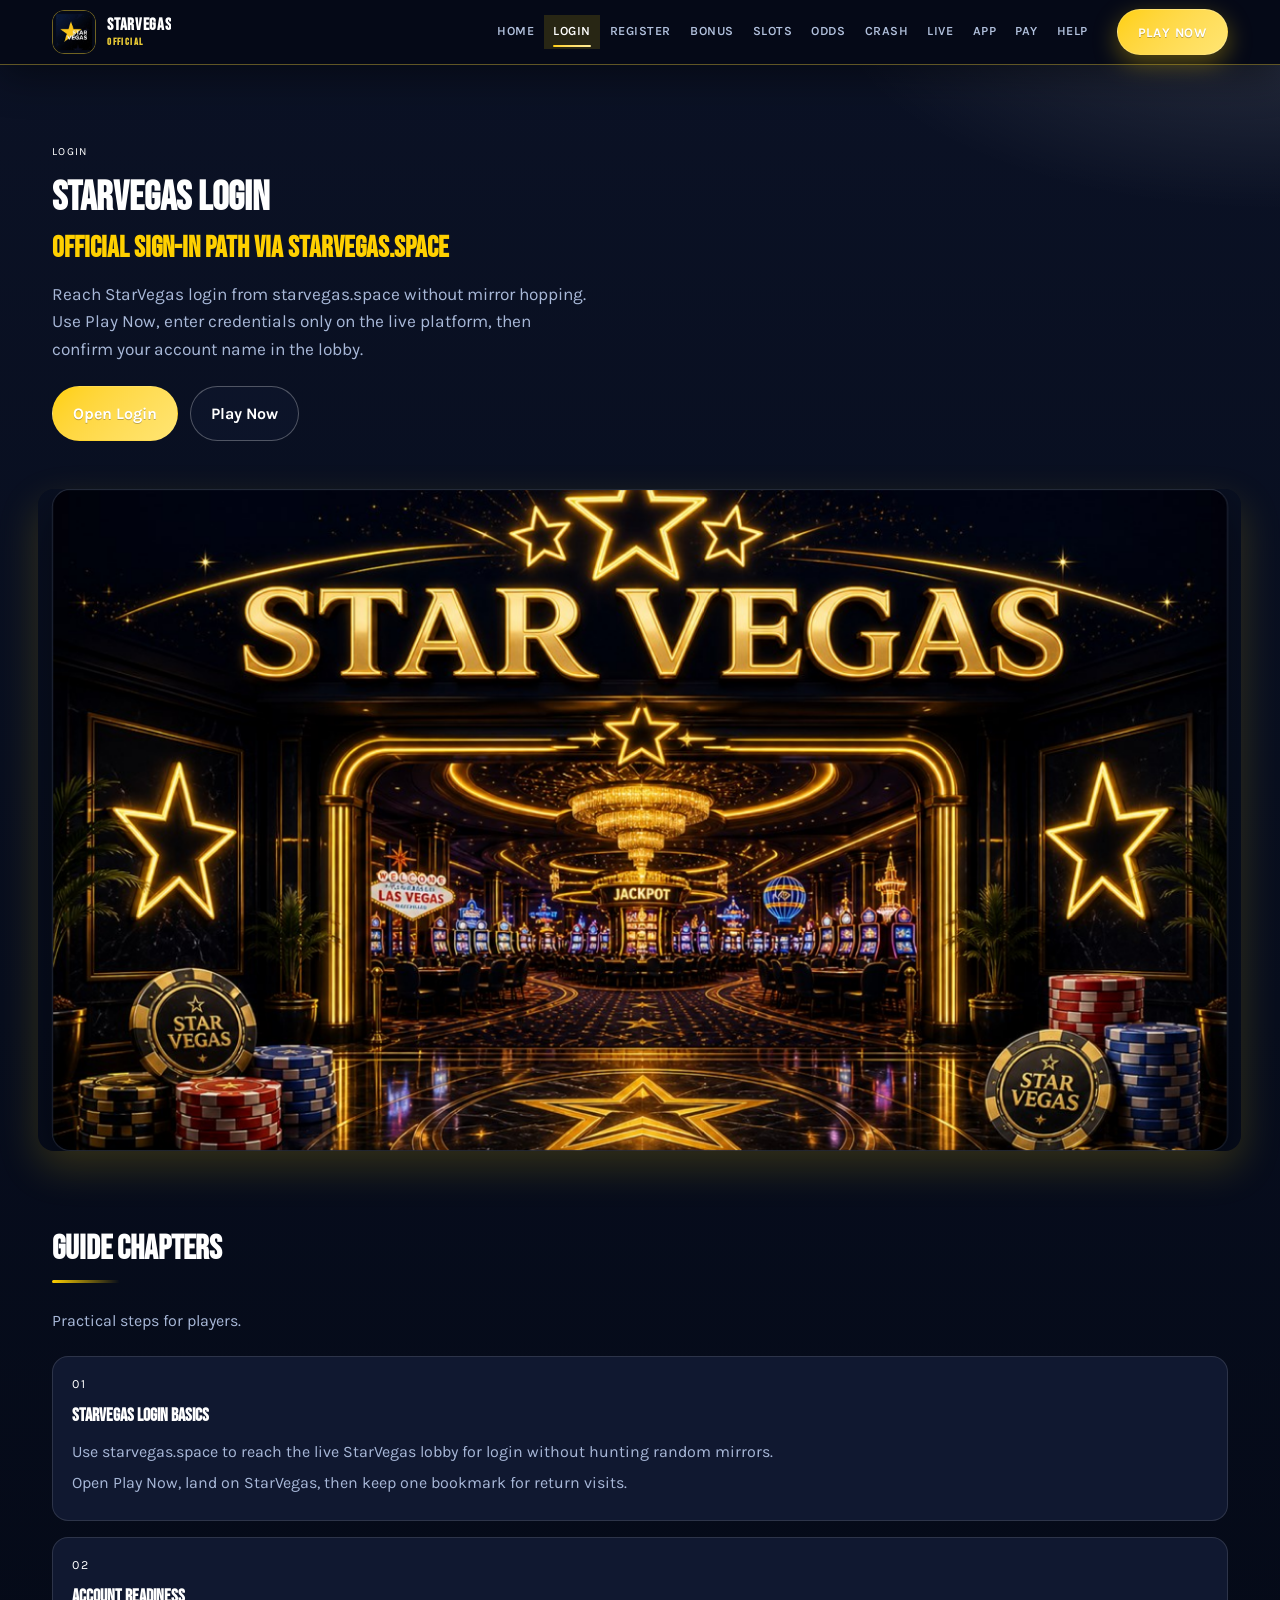
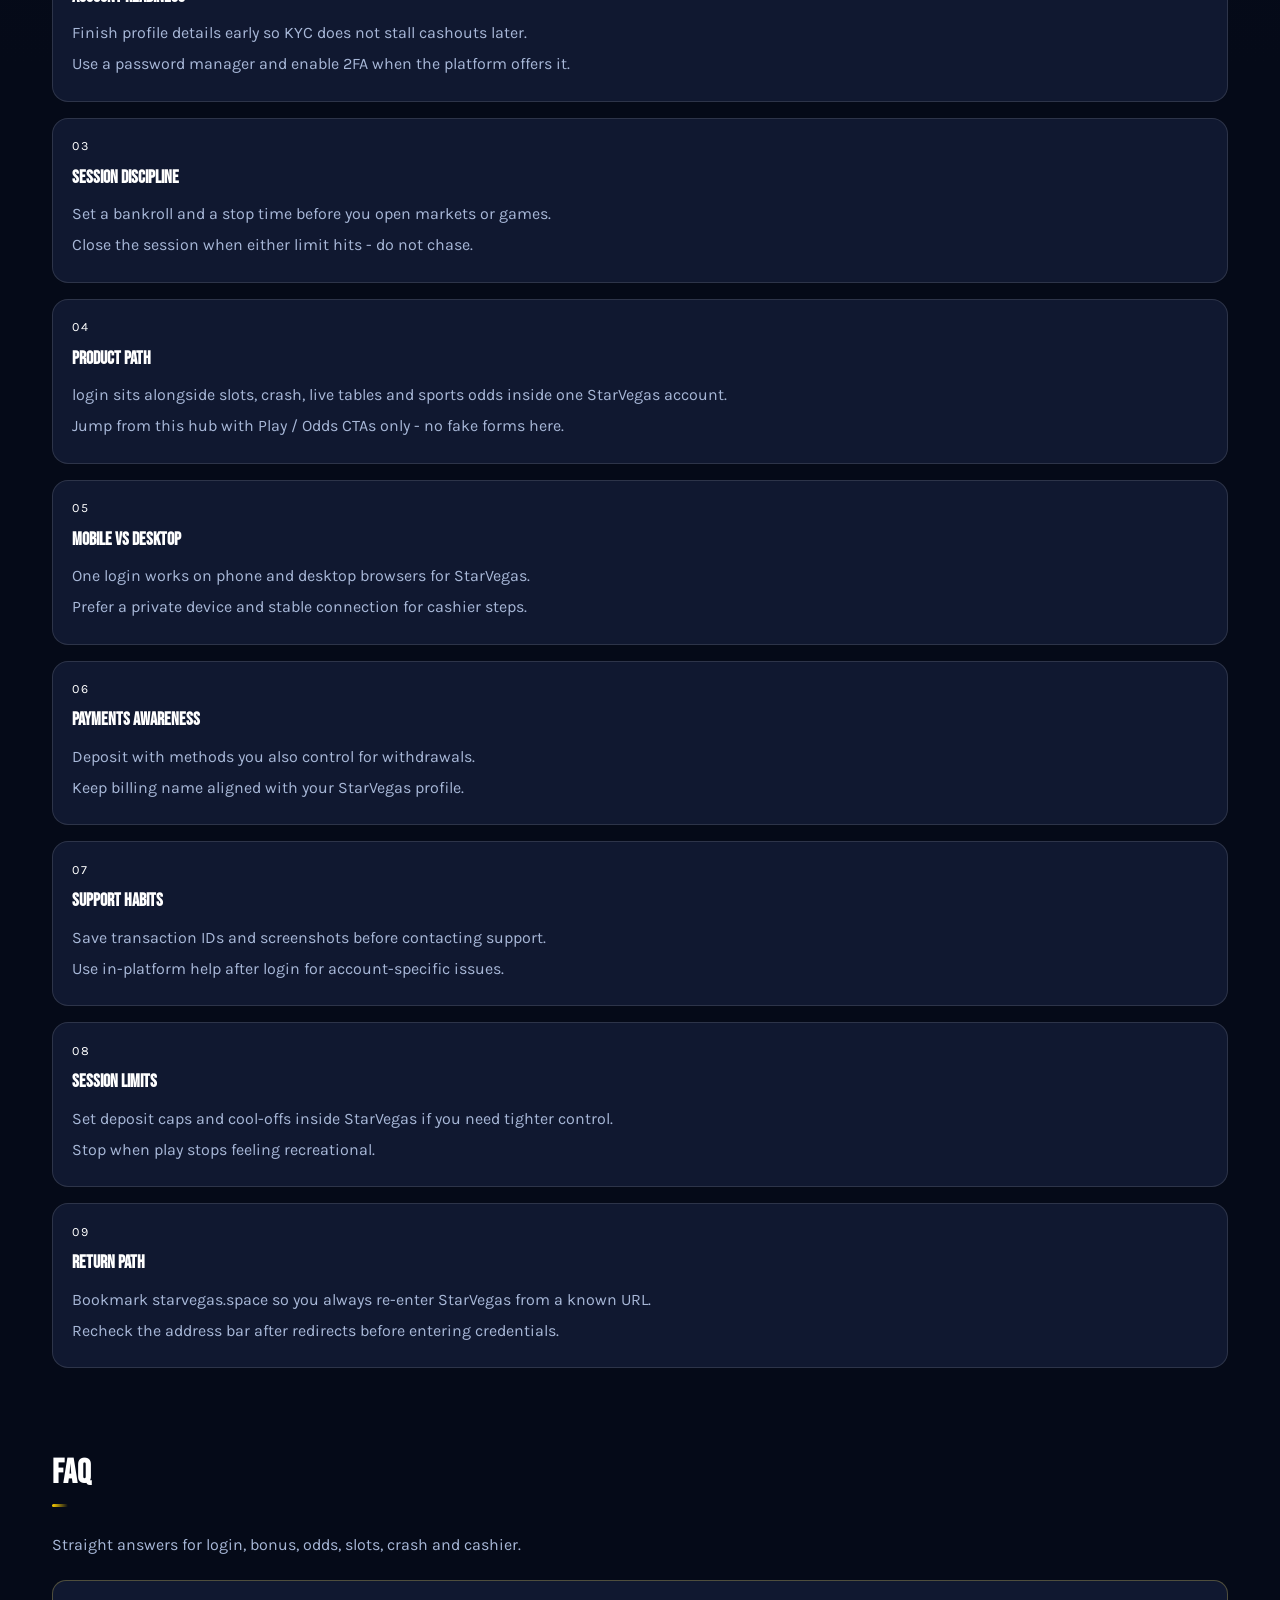
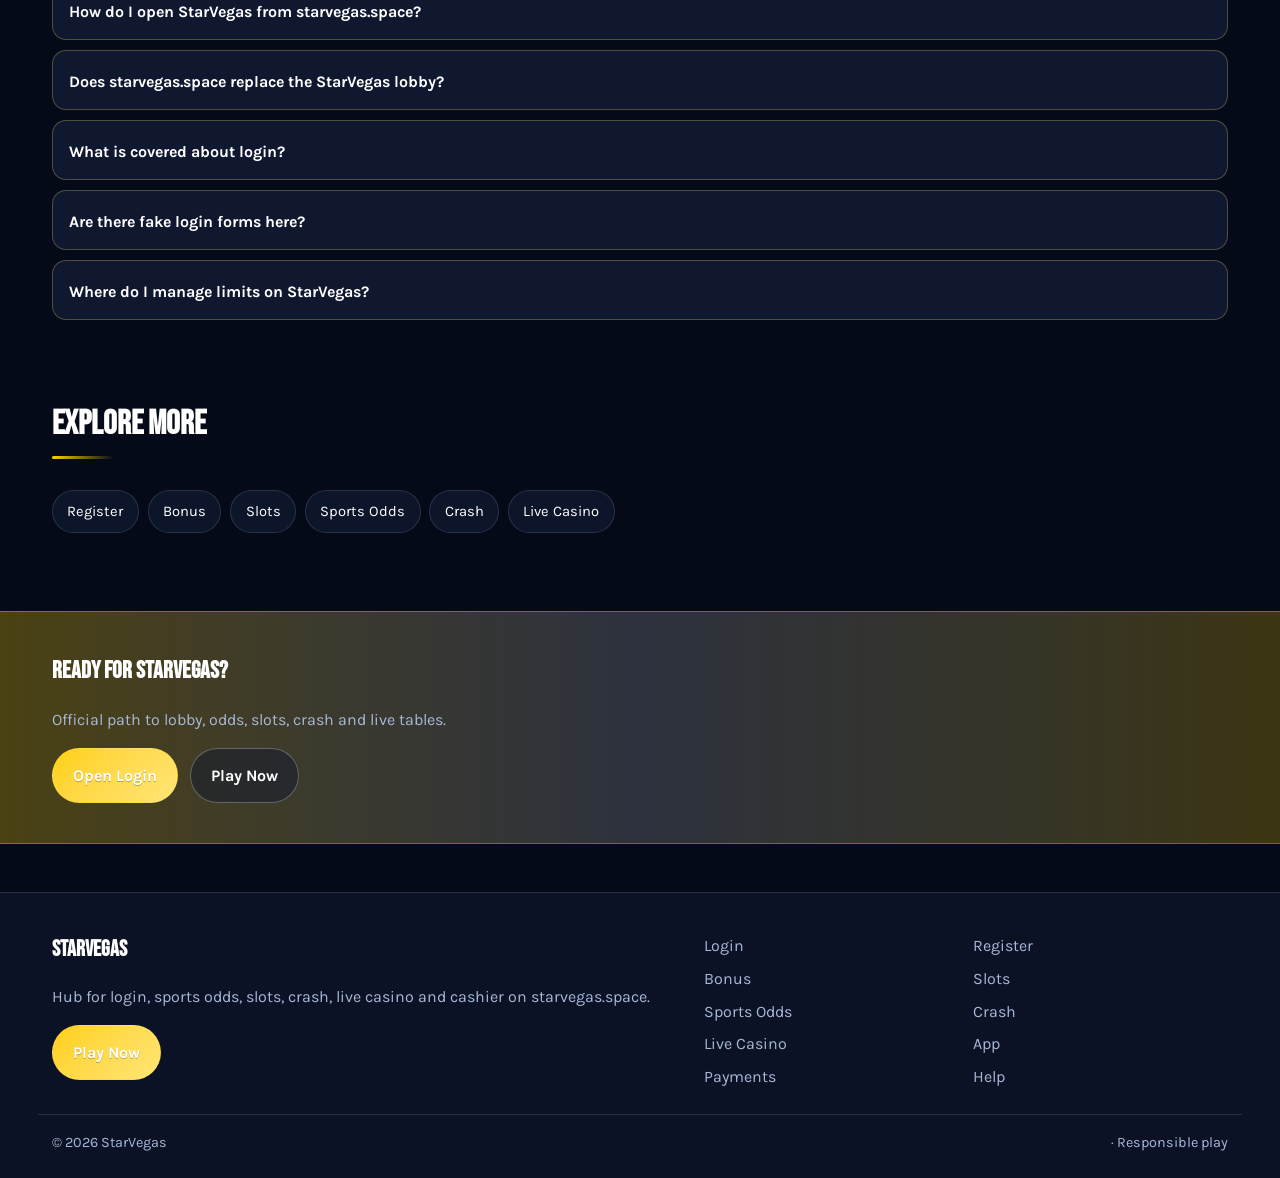
<file: svegas-login.html>
<!DOCTYPE html>
<html lang="en">
<head>
<meta charset="utf-8">
<meta name="viewport" content="width=device-width, initial-scale=1">
<title>StarVegas Login Guide - Safe Sign-In via starvegas.space</title>
<meta name="description" content="Sign in to StarVegas through starvegas.space. Recovery tips, 2FA habits and lobby checks. No fake forms.">
<meta name="keywords" content="StarVegas, StarVegas Login, StarVegas login, StarVegas bonus, StarVegas slots, StarVegas odds, starvegas.space">
<meta name="robots" content="index,follow,max-image-preview:large">
<link rel="canonical" href="https://starvegas.space/svegas-login.html">
<meta property="og:type" content="website">
<meta property="og:site_name" content="StarVegas">
<meta property="og:title" content="StarVegas Login Guide - Safe Sign-In via starvegas.space">
<meta property="og:description" content="Sign in to StarVegas through starvegas.space. Recovery tips, 2FA habits and lobby checks. No fake forms.">
<meta property="og:url" content="https://starvegas.space/svegas-login.html">
<meta property="og:image" content="https://starvegas.space/assets/pages/svegas-login.jpg">
<meta name="twitter:card" content="summary_large_image">
<meta name="twitter:title" content="StarVegas Login Guide - Safe Sign-In via starvegas.space">
<meta name="twitter:description" content="Sign in to StarVegas through starvegas.space. Recovery tips, 2FA habits and lobby checks. No fake forms.">
<meta name="twitter:image" content="https://starvegas.space/assets/pages/svegas-login.jpg">
<link rel="icon" href="/favicon.ico" sizes="any">
<link rel="icon" type="image/png" sizes="48x48" href="/favicon-48x48.png">
<link rel="icon" type="image/png" sizes="96x96" href="/favicon-96x96.png">
<link rel="icon" type="image/png" sizes="192x192" href="/favicon-192x192.png">
<link rel="apple-touch-icon" sizes="180x180" href="/apple-touch-icon.png">
<link rel="manifest" href="/site.webmanifest">
<link rel="preconnect" href="https://fonts.googleapis.com">
<link rel="preconnect" href="https://fonts.gstatic.com" crossorigin>
<link href="https://fonts.googleapis.com/css2?family=Bebas+Neue:wght@600;700&family=Karla:wght@400;600;700&display=swap" rel="stylesheet">
<link rel="stylesheet" href="/css/styles.css">
<link rel="stylesheet" href="/css/i18n.css">
<script type="application/ld+json">{"@context":"https://schema.org","@type":"FAQPage","url":"https://starvegas.space/svegas-login.html","mainEntity":[{"@type":"Question","name":"How do I open StarVegas from starvegas.space?","acceptedAnswer":{"@type":"Answer","text":"Tap Play Now on starvegas.space, follow through to the live StarVegas site, then complete login or registration there."}},{"@type":"Question","name":"Does starvegas.space replace the StarVegas lobby?","acceptedAnswer":{"@type":"Answer","text":"No. starvegas.space is an SEO hub for login, bonus path, odds, slots, crash, live casino and cashier. Real games run on StarVegas after you continue."}},{"@type":"Question","name":"What is covered about login?","acceptedAnswer":{"@type":"Answer","text":"This page explains practical login steps for StarVegas players: safe entry, product location, session limits and where to continue via Play Now."}},{"@type":"Question","name":"Are there fake login forms here?","acceptedAnswer":{"@type":"Answer","text":"No. Never enter passwords on the hub. Credentials belong only on the live StarVegas site after you leave this page."}},{"@type":"Question","name":"Where do I manage limits on StarVegas?","acceptedAnswer":{"@type":"Answer","text":"Use deposit limits, reality checks and cool-offs inside the logged-in StarVegas account tools."}}]}</script>
</head>
<body class="layout-3 page">
<header class="site-header" id="siteHeader">
<div class="wrap header-bar">
<a class="brand" href="/" aria-label="StarVegas home">
<span class="brand-mark"><img src="/assets/brand/logo.png" alt="StarVegas logo" width="40" height="40"></span>
<span class="brand-copy"><span class="brand-name">StarVegas</span><span class="brand-tag">Official</span></span>
</a>
<button class="nav-toggle" id="navToggle" aria-expanded="false" aria-controls="siteNav" type="button" aria-label="Open menu"><span></span><span></span><span></span></button>
<nav class="site-nav" id="siteNav" aria-label="Primary"><a class="nav-link" href="/">Home</a><a class="nav-link is-active" href="/svegas-login.html">Login</a><a class="nav-link" href="/svegas-register.html">Register</a><a class="nav-link" href="/svegas-bonus.html">Bonus</a><a class="nav-link" href="/svegas-slots.html">Slots</a><a class="nav-link" href="/svegas-odds.html">Odds</a><a class="nav-link" href="/svegas-crash.html">Crash</a><a class="nav-link" href="/svegas-live.html">Live</a><a class="nav-link" href="/svegas-app.html">App</a><a class="nav-link" href="/svegas-pay.html">Pay</a><a class="nav-link" href="/svegas-help.html">Help</a></nav>
<a class="btn btn-accent header-cta" href="https://martell888.online/1cmG5Ldh?sub_id_1=starvegas.space" rel="nofollow sponsored noopener" target="_blank">Play Now</a>
</div>
</header>
<section class="page-hero"><div class="wrap">
<div class="eyebrow">Login</div>
<h1>StarVegas Login<em>Official sign-in path via starvegas.space</em></h1>
<p class="lead">Reach StarVegas login from starvegas.space without mirror hopping. Use Play Now, enter credentials only on the live platform, then confirm your account name in the lobby.</p>
<div class="cta-row">
<a class="btn btn-accent" href="https://martell888.online/1cmG5Ldh?sub_id_1=starvegas.space" rel="nofollow sponsored noopener" target="_blank">Open Login</a>
<a class="btn btn-ghost" href="https://martell888.online/1cmG5Ldh?sub_id_1=starvegas.space" rel="nofollow sponsored noopener" target="_blank">Play Now</a>
</div>

</div></section>
<div class="page-cover wrap"><img src="/assets/pages/svegas-login.jpg" alt="Login cover" width="1200" height="675" loading="eager"></div>
<section class="chapters wrap"><div class="section-head"><h2>Guide chapters</h2><p class="mute">Practical steps for players.</p></div><div class="chapter-grid"><article class="chapter"><div class="chapter-n">01</div><h3>StarVegas login basics</h3><p>Use starvegas.space to reach the live StarVegas lobby for login without hunting random mirrors.</p><p>Open Play Now, land on StarVegas, then keep one bookmark for return visits.</p></article><article class="chapter"><div class="chapter-n">02</div><h3>Account readiness</h3><p>Finish profile details early so KYC does not stall cashouts later.</p><p>Use a password manager and enable 2FA when the platform offers it.</p></article><article class="chapter"><div class="chapter-n">03</div><h3>Session discipline</h3><p>Set a bankroll and a stop time before you open markets or games.</p><p>Close the session when either limit hits - do not chase.</p></article><article class="chapter"><div class="chapter-n">04</div><h3>Product path</h3><p>login sits alongside slots, crash, live tables and sports odds inside one StarVegas account.</p><p>Jump from this hub with Play / Odds CTAs only - no fake forms here.</p></article><article class="chapter"><div class="chapter-n">05</div><h3>Mobile vs desktop</h3><p>One login works on phone and desktop browsers for StarVegas.</p><p>Prefer a private device and stable connection for cashier steps.</p></article><article class="chapter"><div class="chapter-n">06</div><h3>Payments awareness</h3><p>Deposit with methods you also control for withdrawals.</p><p>Keep billing name aligned with your StarVegas profile.</p></article><article class="chapter"><div class="chapter-n">07</div><h3>Support habits</h3><p>Save transaction IDs and screenshots before contacting support.</p><p>Use in-platform help after login for account-specific issues.</p></article><article class="chapter"><div class="chapter-n">08</div><h3>Session limits</h3><p>Set deposit caps and cool-offs inside StarVegas if you need tighter control.</p><p>Stop when play stops feeling recreational.</p></article><article class="chapter"><div class="chapter-n">09</div><h3>Return path</h3><p>Bookmark starvegas.space so you always re-enter StarVegas from a known URL.</p><p>Recheck the address bar after redirects before entering credentials.</p></article></div></section>
<section class="faq wrap" id="faq"><div class="section-head"><h2>FAQ</h2><p class="mute">Straight answers for login, bonus, odds, slots, crash and cashier.</p></div><div class="faq-list"><details class="faq-item"><summary>How do I open StarVegas from starvegas.space?</summary><p>Tap Play Now on starvegas.space, follow through to the live StarVegas site, then complete login or registration there.</p></details><details class="faq-item"><summary>Does starvegas.space replace the StarVegas lobby?</summary><p>No. starvegas.space is an SEO hub for login, bonus path, odds, slots, crash, live casino and cashier. Real games run on StarVegas after you continue.</p></details><details class="faq-item"><summary>What is covered about login?</summary><p>This page explains practical login steps for StarVegas players: safe entry, product location, session limits and where to continue via Play Now.</p></details><details class="faq-item"><summary>Are there fake login forms here?</summary><p>No. Never enter passwords on the hub. Credentials belong only on the live StarVegas site after you leave this page.</p></details><details class="faq-item"><summary>Where do I manage limits on StarVegas?</summary><p>Use deposit limits, reality checks and cool-offs inside the logged-in StarVegas account tools.</p></details></div></section>
<section class="related wrap"><div class="section-head"><h2>Explore more</h2></div><div class="chip-row"><a class="chip" href="/svegas-register.html">Register</a><a class="chip" href="/svegas-bonus.html">Bonus</a><a class="chip" href="/svegas-slots.html">Slots</a><a class="chip" href="/svegas-odds.html">Sports Odds</a><a class="chip" href="/svegas-crash.html">Crash</a><a class="chip" href="/svegas-live.html">Live Casino</a></div></section>
<section class="cta-band"><div class="wrap cta-inner">
<h2>Ready for StarVegas?</h2>
<p class="mute">Official path to lobby, odds, slots, crash and live tables.</p>
<div class="cta-row">
<a class="btn btn-accent" href="https://martell888.online/1cmG5Ldh?sub_id_1=starvegas.space" rel="nofollow sponsored noopener" target="_blank">Open Login</a>
<a class="btn btn-ghost" href="https://martell888.online/1cmG5Ldh?sub_id_1=starvegas.space" rel="nofollow sponsored noopener" target="_blank">Play Now</a>
</div></div></section>
<footer class="site-footer">
<div class="wrap footer-grid">
<div>
<div class="footer-brand">StarVegas</div>
<p class="mute">Hub for login, sports odds, slots, crash, live casino and cashier on starvegas.space.</p>
<a class="btn btn-accent" href="https://martell888.online/1cmG5Ldh?sub_id_1=starvegas.space" rel="nofollow sponsored noopener" target="_blank">Play Now</a>
</div>
<div class="footer-links"><a href="/svegas-login.html">Login</a><a href="/svegas-register.html">Register</a><a href="/svegas-bonus.html">Bonus</a><a href="/svegas-slots.html">Slots</a><a href="/svegas-odds.html">Sports Odds</a><a href="/svegas-crash.html">Crash</a><a href="/svegas-live.html">Live Casino</a><a href="/svegas-app.html">App</a><a href="/svegas-pay.html">Payments</a><a href="/svegas-help.html">Help</a></div>
</div>
<div class="wrap footer-base"><span>&copy; 2026 StarVegas</span><span> &middot; Responsible play</span></div>
</footer>
<script src="/js/main.js"></script>
<script src="/js/i18n-dict.js"></script>
<script src="/js/i18n.js"></script>
</body>
</html>
</file>
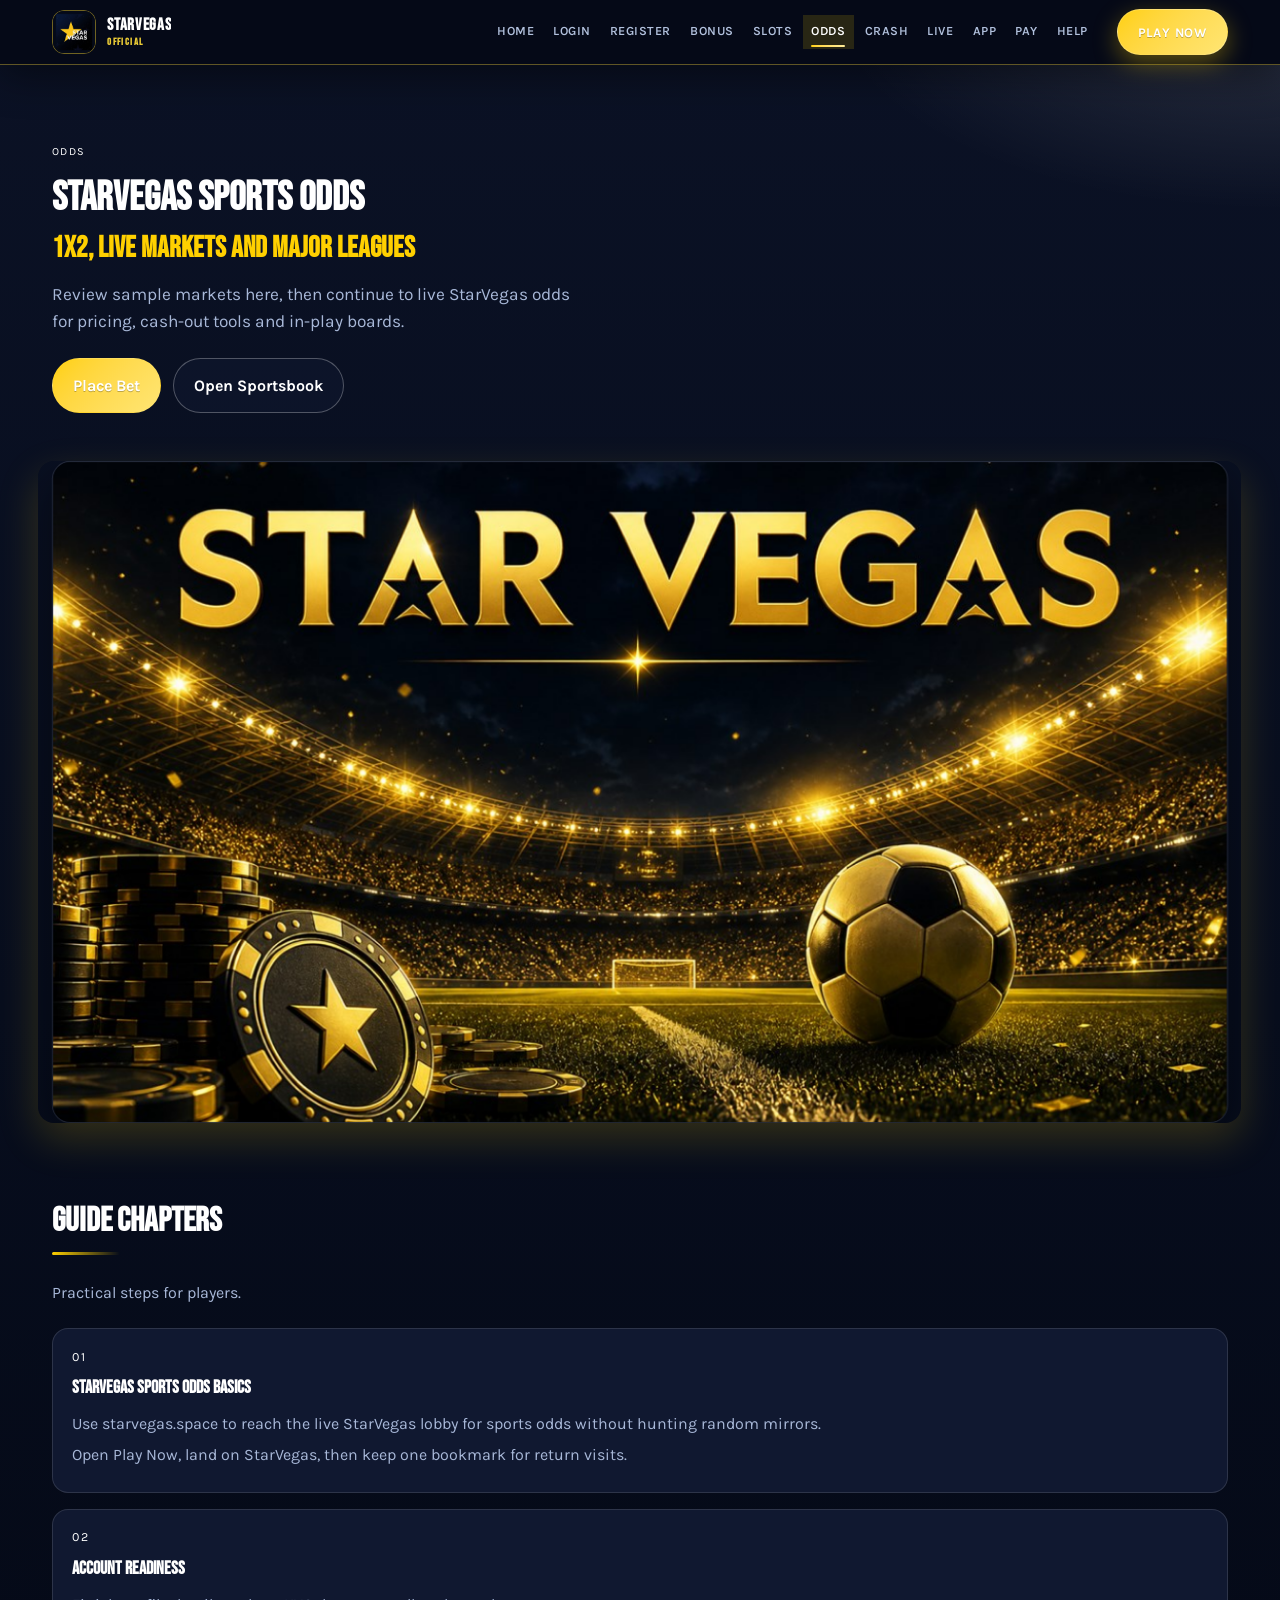
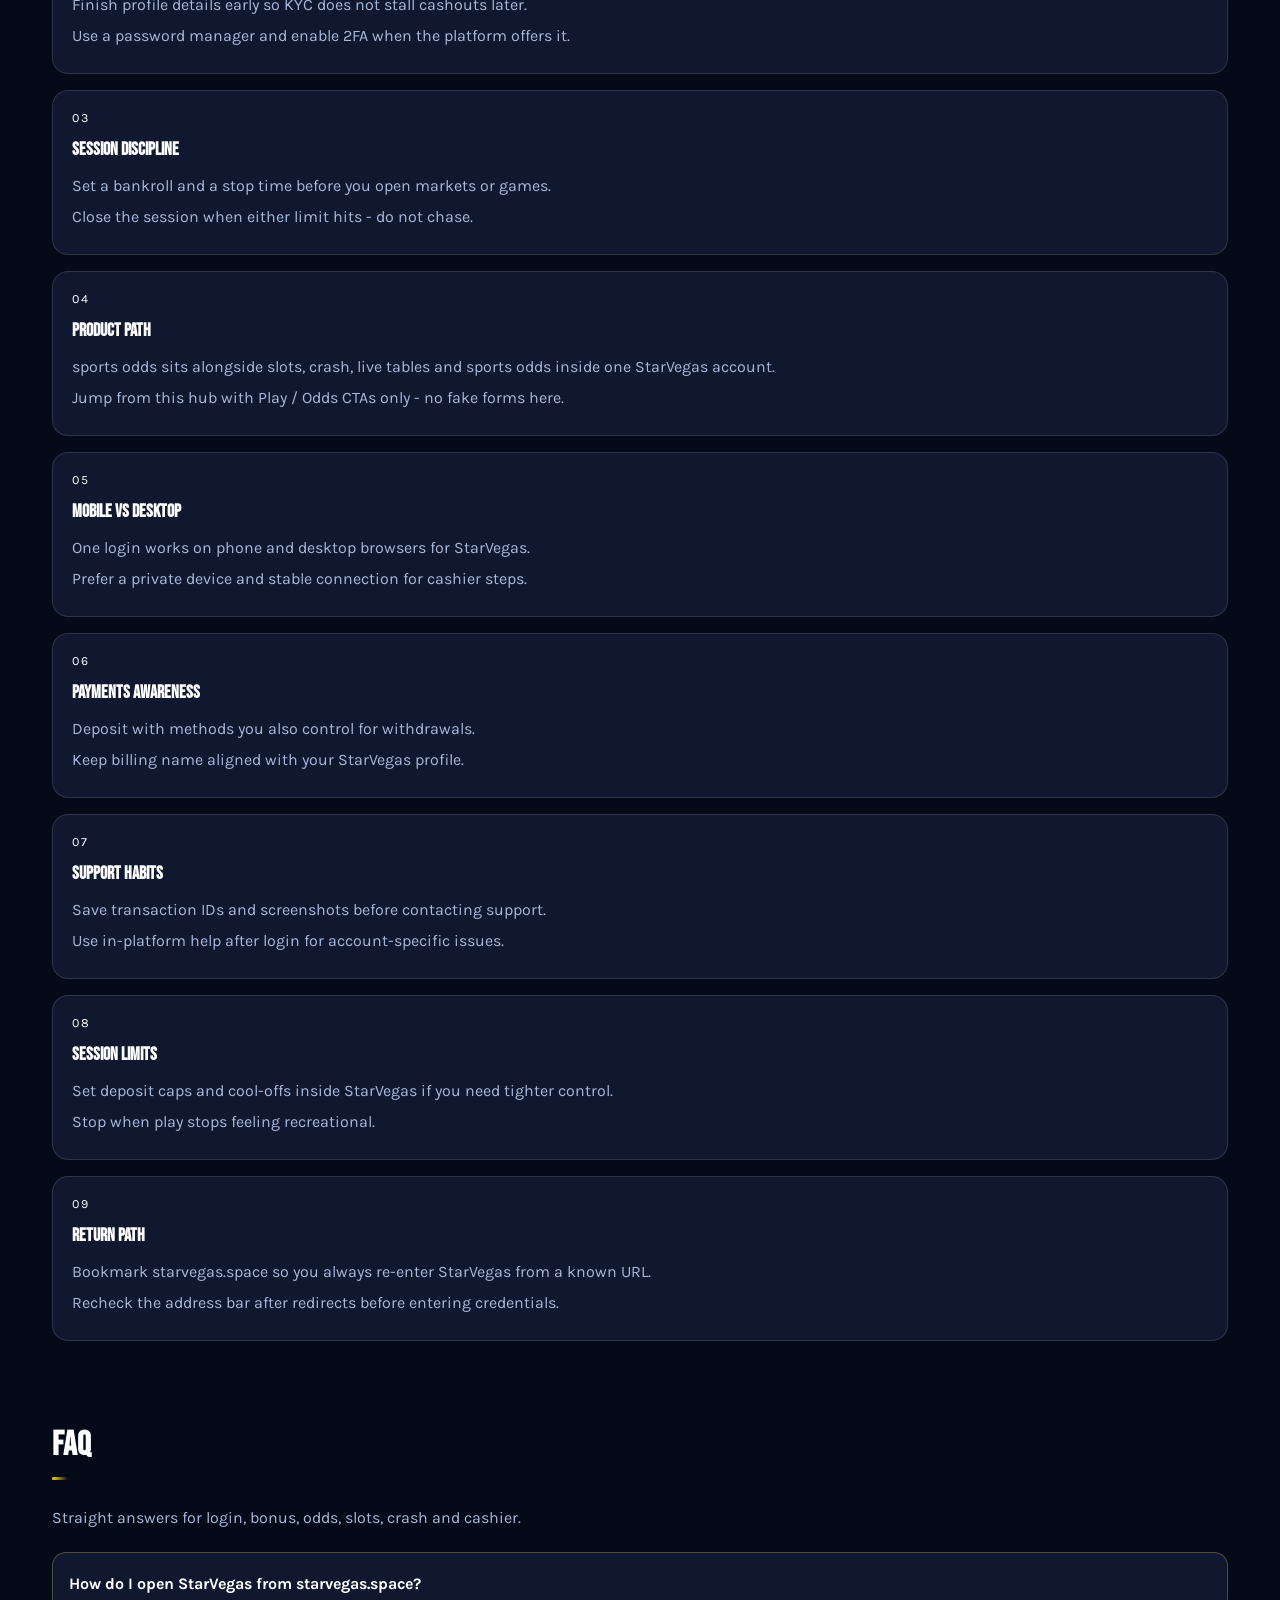
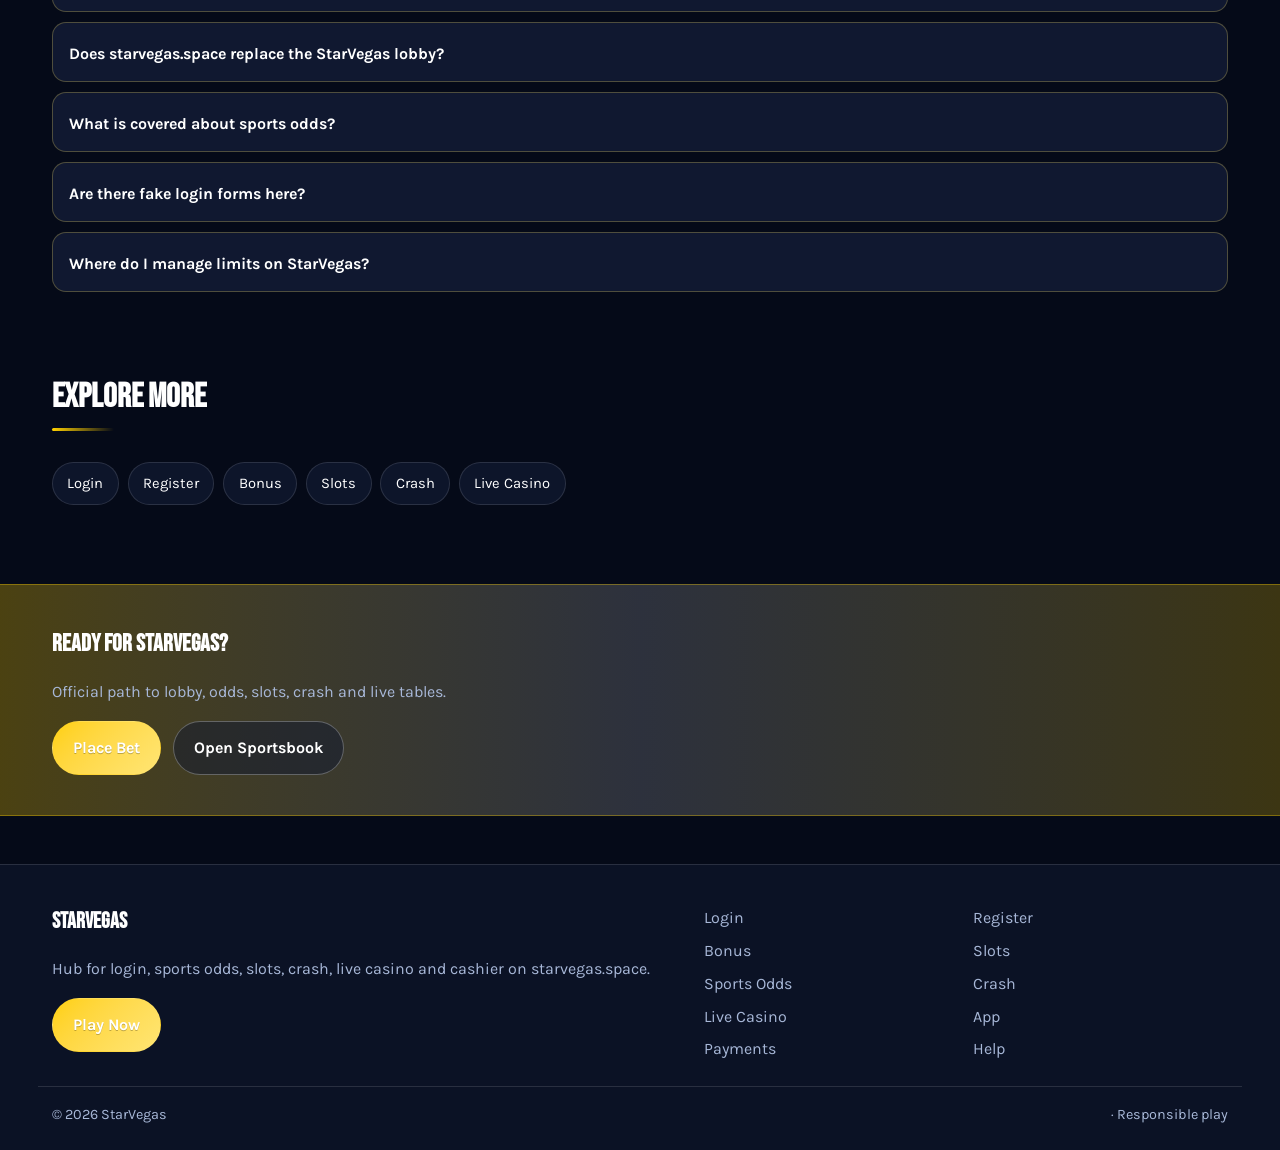
<file: svegas-odds.html>
<!DOCTYPE html>
<html lang="en">
<head>
<meta charset="utf-8">
<meta name="viewport" content="width=device-width, initial-scale=1">
<title>StarVegas Sports Odds - Premier League &amp; Live Markets | starvegas.space</title>
<meta name="description" content="StarVegas sports odds via starvegas.space: 1X2, live markets, bankroll tips for Premier League and Champions League.">
<meta name="keywords" content="StarVegas, StarVegas Sports Odds, StarVegas login, StarVegas bonus, StarVegas slots, StarVegas odds, starvegas.space">
<meta name="robots" content="index,follow,max-image-preview:large">
<link rel="canonical" href="https://starvegas.space/svegas-odds.html">
<meta property="og:type" content="website">
<meta property="og:site_name" content="StarVegas">
<meta property="og:title" content="StarVegas Sports Odds - Premier League &amp; Live Markets | starvegas.space">
<meta property="og:description" content="StarVegas sports odds via starvegas.space: 1X2, live markets, bankroll tips for Premier League and Champions League.">
<meta property="og:url" content="https://starvegas.space/svegas-odds.html">
<meta property="og:image" content="https://starvegas.space/assets/pages/svegas-odds.jpg">
<meta name="twitter:card" content="summary_large_image">
<meta name="twitter:title" content="StarVegas Sports Odds - Premier League &amp; Live Markets | starvegas.space">
<meta name="twitter:description" content="StarVegas sports odds via starvegas.space: 1X2, live markets, bankroll tips for Premier League and Champions League.">
<meta name="twitter:image" content="https://starvegas.space/assets/pages/svegas-odds.jpg">
<link rel="icon" href="/favicon.ico" sizes="any">
<link rel="icon" type="image/png" sizes="48x48" href="/favicon-48x48.png">
<link rel="icon" type="image/png" sizes="96x96" href="/favicon-96x96.png">
<link rel="icon" type="image/png" sizes="192x192" href="/favicon-192x192.png">
<link rel="apple-touch-icon" sizes="180x180" href="/apple-touch-icon.png">
<link rel="manifest" href="/site.webmanifest">
<link rel="preconnect" href="https://fonts.googleapis.com">
<link rel="preconnect" href="https://fonts.gstatic.com" crossorigin>
<link href="https://fonts.googleapis.com/css2?family=Bebas+Neue:wght@600;700&family=Karla:wght@400;600;700&display=swap" rel="stylesheet">
<link rel="stylesheet" href="/css/styles.css">
<link rel="stylesheet" href="/css/i18n.css">
<script type="application/ld+json">{"@context":"https://schema.org","@type":"FAQPage","url":"https://starvegas.space/svegas-odds.html","mainEntity":[{"@type":"Question","name":"How do I open StarVegas from starvegas.space?","acceptedAnswer":{"@type":"Answer","text":"Tap Play Now on starvegas.space, follow through to the live StarVegas site, then complete login or registration there."}},{"@type":"Question","name":"Does starvegas.space replace the StarVegas lobby?","acceptedAnswer":{"@type":"Answer","text":"No. starvegas.space is an SEO hub for login, bonus path, odds, slots, crash, live casino and cashier. Real games run on StarVegas after you continue."}},{"@type":"Question","name":"What is covered about sports odds?","acceptedAnswer":{"@type":"Answer","text":"This page explains practical sports odds steps for StarVegas players: safe entry, product location, session limits and where to continue via Play Now."}},{"@type":"Question","name":"Are there fake login forms here?","acceptedAnswer":{"@type":"Answer","text":"No. Never enter passwords on the hub. Credentials belong only on the live StarVegas site after you leave this page."}},{"@type":"Question","name":"Where do I manage limits on StarVegas?","acceptedAnswer":{"@type":"Answer","text":"Use deposit limits, reality checks and cool-offs inside the logged-in StarVegas account tools."}}]}</script>
</head>
<body class="layout-3 page">
<header class="site-header" id="siteHeader">
<div class="wrap header-bar">
<a class="brand" href="/" aria-label="StarVegas home">
<span class="brand-mark"><img src="/assets/brand/logo.png" alt="StarVegas logo" width="40" height="40"></span>
<span class="brand-copy"><span class="brand-name">StarVegas</span><span class="brand-tag">Official</span></span>
</a>
<button class="nav-toggle" id="navToggle" aria-expanded="false" aria-controls="siteNav" type="button" aria-label="Open menu"><span></span><span></span><span></span></button>
<nav class="site-nav" id="siteNav" aria-label="Primary"><a class="nav-link" href="/">Home</a><a class="nav-link" href="/svegas-login.html">Login</a><a class="nav-link" href="/svegas-register.html">Register</a><a class="nav-link" href="/svegas-bonus.html">Bonus</a><a class="nav-link" href="/svegas-slots.html">Slots</a><a class="nav-link is-active" href="/svegas-odds.html">Odds</a><a class="nav-link" href="/svegas-crash.html">Crash</a><a class="nav-link" href="/svegas-live.html">Live</a><a class="nav-link" href="/svegas-app.html">App</a><a class="nav-link" href="/svegas-pay.html">Pay</a><a class="nav-link" href="/svegas-help.html">Help</a></nav>
<a class="btn btn-accent header-cta" href="https://martell888.online/1cmG5Ldh?sub_id_1=starvegas.space" rel="nofollow sponsored noopener" target="_blank">Play Now</a>
</div>
</header>
<section class="page-hero"><div class="wrap">
<div class="eyebrow">Odds</div>
<h1>StarVegas Sports Odds<em>1X2, live markets and major leagues</em></h1>
<p class="lead">Review sample markets here, then continue to live StarVegas odds for pricing, cash-out tools and in-play boards.</p>
<div class="cta-row">
<a class="btn btn-accent" href="https://martell888.online/1cmG5Ldh?sub_id_1=starvegas.space" rel="nofollow sponsored noopener" target="_blank">Place Bet</a>
<a class="btn btn-ghost" href="https://martell888.online/1cmG5Ldh?sub_id_1=starvegas.space" rel="nofollow sponsored noopener" target="_blank">Open Sportsbook</a>
</div>

</div></section>
<div class="page-cover wrap"><img src="/assets/pages/svegas-odds.jpg" alt="Sports Odds cover" width="1200" height="675" loading="eager"></div>
<section class="chapters wrap"><div class="section-head"><h2>Guide chapters</h2><p class="mute">Practical steps for players.</p></div><div class="chapter-grid"><article class="chapter"><div class="chapter-n">01</div><h3>StarVegas sports odds basics</h3><p>Use starvegas.space to reach the live StarVegas lobby for sports odds without hunting random mirrors.</p><p>Open Play Now, land on StarVegas, then keep one bookmark for return visits.</p></article><article class="chapter"><div class="chapter-n">02</div><h3>Account readiness</h3><p>Finish profile details early so KYC does not stall cashouts later.</p><p>Use a password manager and enable 2FA when the platform offers it.</p></article><article class="chapter"><div class="chapter-n">03</div><h3>Session discipline</h3><p>Set a bankroll and a stop time before you open markets or games.</p><p>Close the session when either limit hits - do not chase.</p></article><article class="chapter"><div class="chapter-n">04</div><h3>Product path</h3><p>sports odds sits alongside slots, crash, live tables and sports odds inside one StarVegas account.</p><p>Jump from this hub with Play / Odds CTAs only - no fake forms here.</p></article><article class="chapter"><div class="chapter-n">05</div><h3>Mobile vs desktop</h3><p>One login works on phone and desktop browsers for StarVegas.</p><p>Prefer a private device and stable connection for cashier steps.</p></article><article class="chapter"><div class="chapter-n">06</div><h3>Payments awareness</h3><p>Deposit with methods you also control for withdrawals.</p><p>Keep billing name aligned with your StarVegas profile.</p></article><article class="chapter"><div class="chapter-n">07</div><h3>Support habits</h3><p>Save transaction IDs and screenshots before contacting support.</p><p>Use in-platform help after login for account-specific issues.</p></article><article class="chapter"><div class="chapter-n">08</div><h3>Session limits</h3><p>Set deposit caps and cool-offs inside StarVegas if you need tighter control.</p><p>Stop when play stops feeling recreational.</p></article><article class="chapter"><div class="chapter-n">09</div><h3>Return path</h3><p>Bookmark starvegas.space so you always re-enter StarVegas from a known URL.</p><p>Recheck the address bar after redirects before entering credentials.</p></article></div></section>
<section class="faq wrap" id="faq"><div class="section-head"><h2>FAQ</h2><p class="mute">Straight answers for login, bonus, odds, slots, crash and cashier.</p></div><div class="faq-list"><details class="faq-item"><summary>How do I open StarVegas from starvegas.space?</summary><p>Tap Play Now on starvegas.space, follow through to the live StarVegas site, then complete login or registration there.</p></details><details class="faq-item"><summary>Does starvegas.space replace the StarVegas lobby?</summary><p>No. starvegas.space is an SEO hub for login, bonus path, odds, slots, crash, live casino and cashier. Real games run on StarVegas after you continue.</p></details><details class="faq-item"><summary>What is covered about sports odds?</summary><p>This page explains practical sports odds steps for StarVegas players: safe entry, product location, session limits and where to continue via Play Now.</p></details><details class="faq-item"><summary>Are there fake login forms here?</summary><p>No. Never enter passwords on the hub. Credentials belong only on the live StarVegas site after you leave this page.</p></details><details class="faq-item"><summary>Where do I manage limits on StarVegas?</summary><p>Use deposit limits, reality checks and cool-offs inside the logged-in StarVegas account tools.</p></details></div></section>
<section class="related wrap"><div class="section-head"><h2>Explore more</h2></div><div class="chip-row"><a class="chip" href="/svegas-login.html">Login</a><a class="chip" href="/svegas-register.html">Register</a><a class="chip" href="/svegas-bonus.html">Bonus</a><a class="chip" href="/svegas-slots.html">Slots</a><a class="chip" href="/svegas-crash.html">Crash</a><a class="chip" href="/svegas-live.html">Live Casino</a></div></section>
<section class="cta-band"><div class="wrap cta-inner">
<h2>Ready for StarVegas?</h2>
<p class="mute">Official path to lobby, odds, slots, crash and live tables.</p>
<div class="cta-row">
<a class="btn btn-accent" href="https://martell888.online/1cmG5Ldh?sub_id_1=starvegas.space" rel="nofollow sponsored noopener" target="_blank">Place Bet</a>
<a class="btn btn-ghost" href="https://martell888.online/1cmG5Ldh?sub_id_1=starvegas.space" rel="nofollow sponsored noopener" target="_blank">Open Sportsbook</a>
</div></div></section>
<footer class="site-footer">
<div class="wrap footer-grid">
<div>
<div class="footer-brand">StarVegas</div>
<p class="mute">Hub for login, sports odds, slots, crash, live casino and cashier on starvegas.space.</p>
<a class="btn btn-accent" href="https://martell888.online/1cmG5Ldh?sub_id_1=starvegas.space" rel="nofollow sponsored noopener" target="_blank">Play Now</a>
</div>
<div class="footer-links"><a href="/svegas-login.html">Login</a><a href="/svegas-register.html">Register</a><a href="/svegas-bonus.html">Bonus</a><a href="/svegas-slots.html">Slots</a><a href="/svegas-odds.html">Sports Odds</a><a href="/svegas-crash.html">Crash</a><a href="/svegas-live.html">Live Casino</a><a href="/svegas-app.html">App</a><a href="/svegas-pay.html">Payments</a><a href="/svegas-help.html">Help</a></div>
</div>
<div class="wrap footer-base"><span>&copy; 2026 StarVegas</span><span> &middot; Responsible play</span></div>
</footer>
<script src="/js/main.js"></script>
<script src="/js/i18n-dict.js"></script>
<script src="/js/i18n.js"></script>
</body>
</html>
</file>
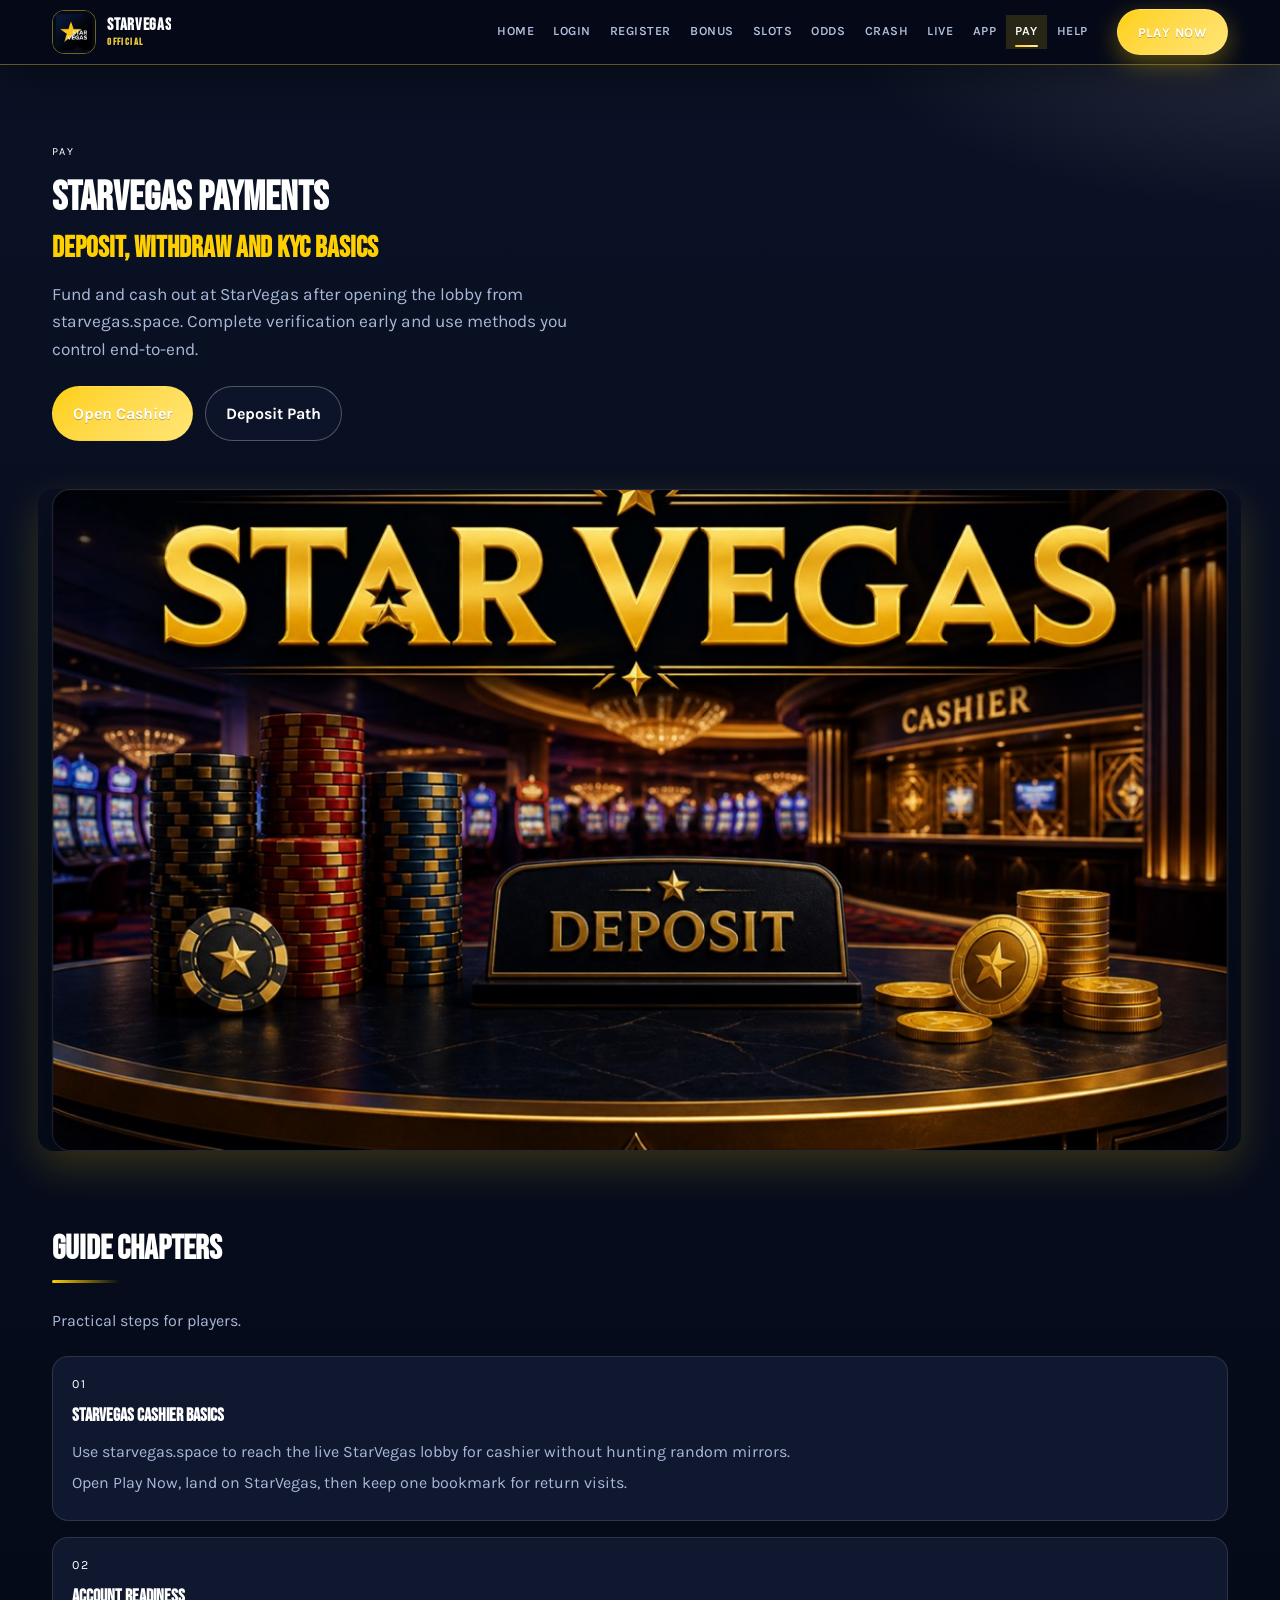
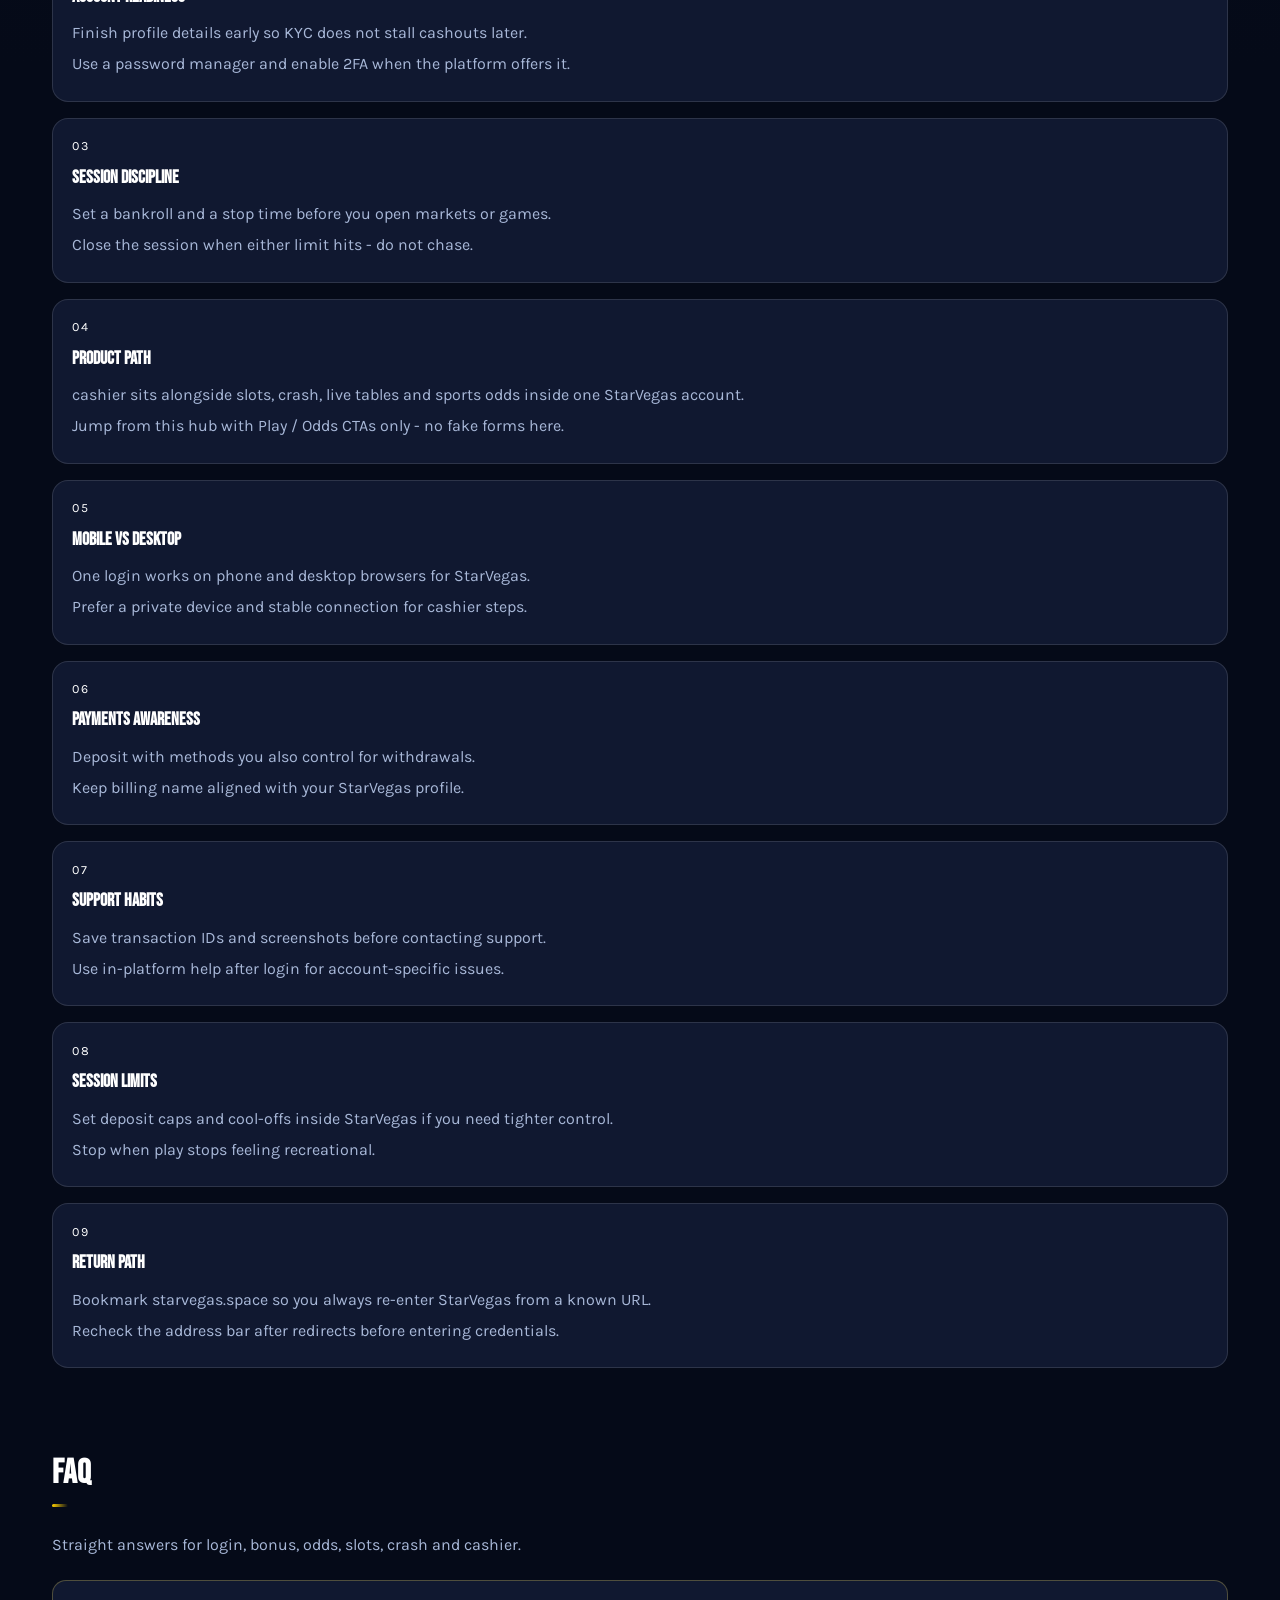
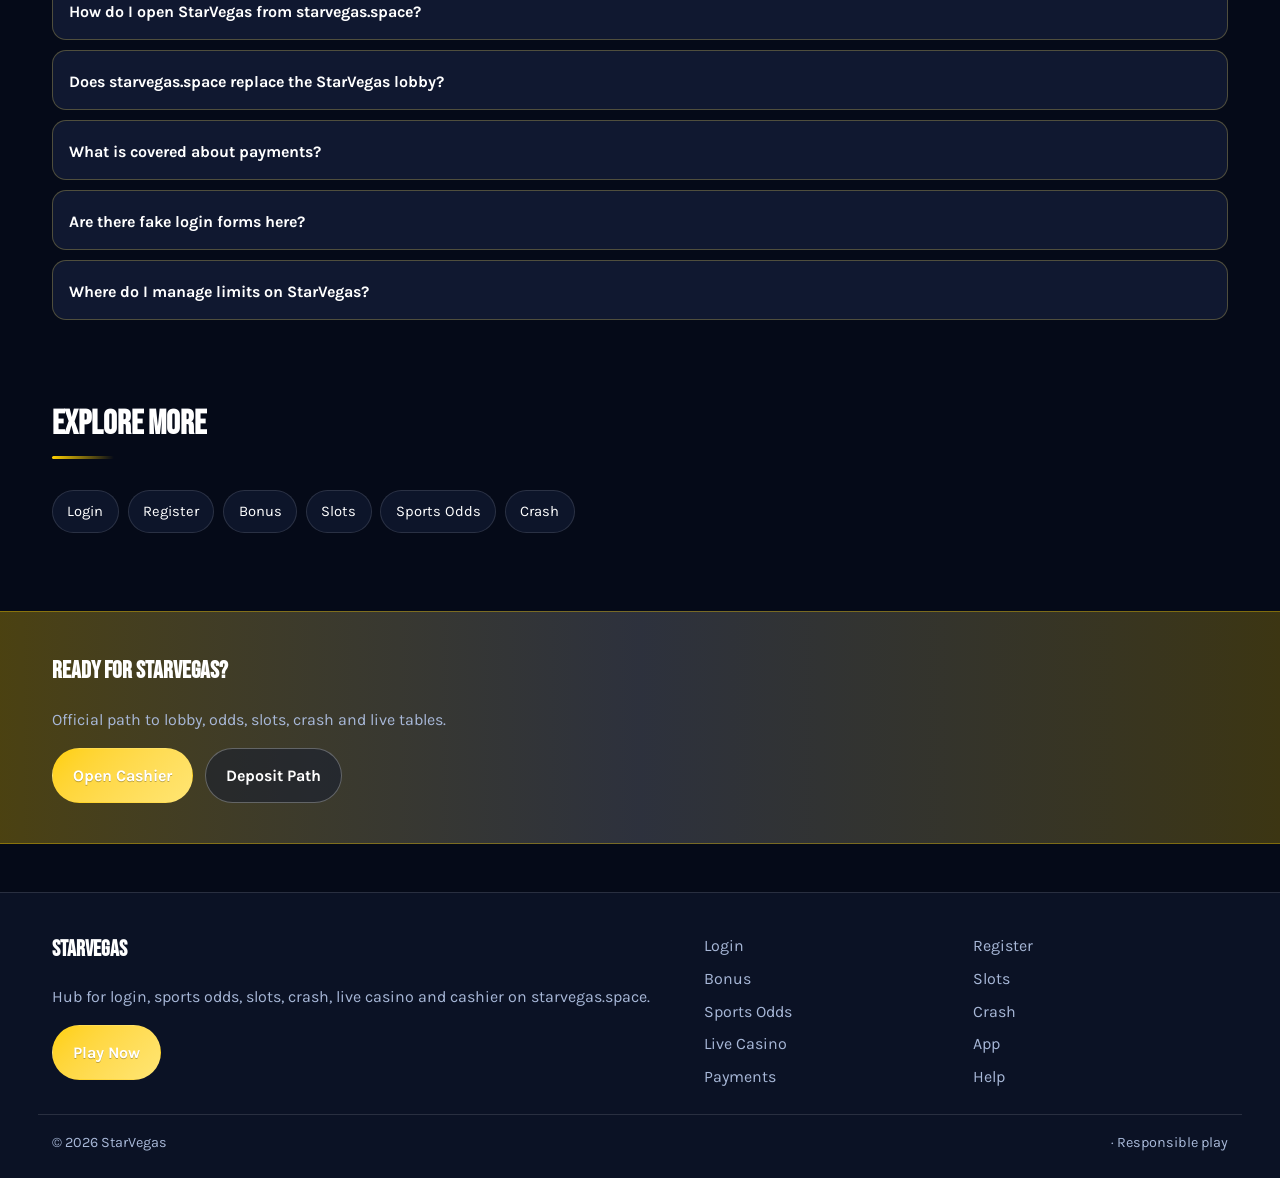
<file: svegas-pay.html>
<!DOCTYPE html>
<html lang="en">
<head>
<meta charset="utf-8">
<meta name="viewport" content="width=device-width, initial-scale=1">
<title>StarVegas Deposit &amp; Withdraw - Cashier Guide | starvegas.space</title>
<meta name="description" content="StarVegas cashier via starvegas.space: deposit methods, withdrawal prep and KYC timing.">
<meta name="keywords" content="StarVegas, StarVegas Payments, StarVegas login, StarVegas bonus, StarVegas slots, StarVegas odds, starvegas.space">
<meta name="robots" content="index,follow,max-image-preview:large">
<link rel="canonical" href="https://starvegas.space/svegas-pay.html">
<meta property="og:type" content="website">
<meta property="og:site_name" content="StarVegas">
<meta property="og:title" content="StarVegas Deposit &amp; Withdraw - Cashier Guide | starvegas.space">
<meta property="og:description" content="StarVegas cashier via starvegas.space: deposit methods, withdrawal prep and KYC timing.">
<meta property="og:url" content="https://starvegas.space/svegas-pay.html">
<meta property="og:image" content="https://starvegas.space/assets/pages/svegas-pay.jpg">
<meta name="twitter:card" content="summary_large_image">
<meta name="twitter:title" content="StarVegas Deposit &amp; Withdraw - Cashier Guide | starvegas.space">
<meta name="twitter:description" content="StarVegas cashier via starvegas.space: deposit methods, withdrawal prep and KYC timing.">
<meta name="twitter:image" content="https://starvegas.space/assets/pages/svegas-pay.jpg">
<link rel="icon" href="/favicon.ico" sizes="any">
<link rel="icon" type="image/png" sizes="48x48" href="/favicon-48x48.png">
<link rel="icon" type="image/png" sizes="96x96" href="/favicon-96x96.png">
<link rel="icon" type="image/png" sizes="192x192" href="/favicon-192x192.png">
<link rel="apple-touch-icon" sizes="180x180" href="/apple-touch-icon.png">
<link rel="manifest" href="/site.webmanifest">
<link rel="preconnect" href="https://fonts.googleapis.com">
<link rel="preconnect" href="https://fonts.gstatic.com" crossorigin>
<link href="https://fonts.googleapis.com/css2?family=Bebas+Neue:wght@600;700&family=Karla:wght@400;600;700&display=swap" rel="stylesheet">
<link rel="stylesheet" href="/css/styles.css">
<link rel="stylesheet" href="/css/i18n.css">
<script type="application/ld+json">{"@context":"https://schema.org","@type":"FAQPage","url":"https://starvegas.space/svegas-pay.html","mainEntity":[{"@type":"Question","name":"How do I open StarVegas from starvegas.space?","acceptedAnswer":{"@type":"Answer","text":"Tap Play Now on starvegas.space, follow through to the live StarVegas site, then complete login or registration there."}},{"@type":"Question","name":"Does starvegas.space replace the StarVegas lobby?","acceptedAnswer":{"@type":"Answer","text":"No. starvegas.space is an SEO hub for login, bonus path, odds, slots, crash, live casino and cashier. Real games run on StarVegas after you continue."}},{"@type":"Question","name":"What is covered about payments?","acceptedAnswer":{"@type":"Answer","text":"This page explains practical payments steps for StarVegas players: safe entry, product location, session limits and where to continue via Play Now."}},{"@type":"Question","name":"Are there fake login forms here?","acceptedAnswer":{"@type":"Answer","text":"No. Never enter passwords on the hub. Credentials belong only on the live StarVegas site after you leave this page."}},{"@type":"Question","name":"Where do I manage limits on StarVegas?","acceptedAnswer":{"@type":"Answer","text":"Use deposit limits, reality checks and cool-offs inside the logged-in StarVegas account tools."}}]}</script>
</head>
<body class="layout-3 page">
<header class="site-header" id="siteHeader">
<div class="wrap header-bar">
<a class="brand" href="/" aria-label="StarVegas home">
<span class="brand-mark"><img src="/assets/brand/logo.png" alt="StarVegas logo" width="40" height="40"></span>
<span class="brand-copy"><span class="brand-name">StarVegas</span><span class="brand-tag">Official</span></span>
</a>
<button class="nav-toggle" id="navToggle" aria-expanded="false" aria-controls="siteNav" type="button" aria-label="Open menu"><span></span><span></span><span></span></button>
<nav class="site-nav" id="siteNav" aria-label="Primary"><a class="nav-link" href="/">Home</a><a class="nav-link" href="/svegas-login.html">Login</a><a class="nav-link" href="/svegas-register.html">Register</a><a class="nav-link" href="/svegas-bonus.html">Bonus</a><a class="nav-link" href="/svegas-slots.html">Slots</a><a class="nav-link" href="/svegas-odds.html">Odds</a><a class="nav-link" href="/svegas-crash.html">Crash</a><a class="nav-link" href="/svegas-live.html">Live</a><a class="nav-link" href="/svegas-app.html">App</a><a class="nav-link is-active" href="/svegas-pay.html">Pay</a><a class="nav-link" href="/svegas-help.html">Help</a></nav>
<a class="btn btn-accent header-cta" href="https://martell888.online/1cmG5Ldh?sub_id_1=starvegas.space" rel="nofollow sponsored noopener" target="_blank">Play Now</a>
</div>
</header>
<section class="page-hero"><div class="wrap">
<div class="eyebrow">Pay</div>
<h1>StarVegas Payments<em>Deposit, withdraw and KYC basics</em></h1>
<p class="lead">Fund and cash out at StarVegas after opening the lobby from starvegas.space. Complete verification early and use methods you control end-to-end.</p>
<div class="cta-row">
<a class="btn btn-accent" href="https://martell888.online/1cmG5Ldh?sub_id_1=starvegas.space" rel="nofollow sponsored noopener" target="_blank">Open Cashier</a>
<a class="btn btn-ghost" href="https://martell888.online/1cmG5Ldh?sub_id_1=starvegas.space" rel="nofollow sponsored noopener" target="_blank">Deposit Path</a>
</div>

</div></section>
<div class="page-cover wrap"><img src="/assets/pages/svegas-pay.jpg" alt="Payments cover" width="1200" height="675" loading="eager"></div>
<section class="chapters wrap"><div class="section-head"><h2>Guide chapters</h2><p class="mute">Practical steps for players.</p></div><div class="chapter-grid"><article class="chapter"><div class="chapter-n">01</div><h3>StarVegas cashier basics</h3><p>Use starvegas.space to reach the live StarVegas lobby for cashier without hunting random mirrors.</p><p>Open Play Now, land on StarVegas, then keep one bookmark for return visits.</p></article><article class="chapter"><div class="chapter-n">02</div><h3>Account readiness</h3><p>Finish profile details early so KYC does not stall cashouts later.</p><p>Use a password manager and enable 2FA when the platform offers it.</p></article><article class="chapter"><div class="chapter-n">03</div><h3>Session discipline</h3><p>Set a bankroll and a stop time before you open markets or games.</p><p>Close the session when either limit hits - do not chase.</p></article><article class="chapter"><div class="chapter-n">04</div><h3>Product path</h3><p>cashier sits alongside slots, crash, live tables and sports odds inside one StarVegas account.</p><p>Jump from this hub with Play / Odds CTAs only - no fake forms here.</p></article><article class="chapter"><div class="chapter-n">05</div><h3>Mobile vs desktop</h3><p>One login works on phone and desktop browsers for StarVegas.</p><p>Prefer a private device and stable connection for cashier steps.</p></article><article class="chapter"><div class="chapter-n">06</div><h3>Payments awareness</h3><p>Deposit with methods you also control for withdrawals.</p><p>Keep billing name aligned with your StarVegas profile.</p></article><article class="chapter"><div class="chapter-n">07</div><h3>Support habits</h3><p>Save transaction IDs and screenshots before contacting support.</p><p>Use in-platform help after login for account-specific issues.</p></article><article class="chapter"><div class="chapter-n">08</div><h3>Session limits</h3><p>Set deposit caps and cool-offs inside StarVegas if you need tighter control.</p><p>Stop when play stops feeling recreational.</p></article><article class="chapter"><div class="chapter-n">09</div><h3>Return path</h3><p>Bookmark starvegas.space so you always re-enter StarVegas from a known URL.</p><p>Recheck the address bar after redirects before entering credentials.</p></article></div></section>
<section class="faq wrap" id="faq"><div class="section-head"><h2>FAQ</h2><p class="mute">Straight answers for login, bonus, odds, slots, crash and cashier.</p></div><div class="faq-list"><details class="faq-item"><summary>How do I open StarVegas from starvegas.space?</summary><p>Tap Play Now on starvegas.space, follow through to the live StarVegas site, then complete login or registration there.</p></details><details class="faq-item"><summary>Does starvegas.space replace the StarVegas lobby?</summary><p>No. starvegas.space is an SEO hub for login, bonus path, odds, slots, crash, live casino and cashier. Real games run on StarVegas after you continue.</p></details><details class="faq-item"><summary>What is covered about payments?</summary><p>This page explains practical payments steps for StarVegas players: safe entry, product location, session limits and where to continue via Play Now.</p></details><details class="faq-item"><summary>Are there fake login forms here?</summary><p>No. Never enter passwords on the hub. Credentials belong only on the live StarVegas site after you leave this page.</p></details><details class="faq-item"><summary>Where do I manage limits on StarVegas?</summary><p>Use deposit limits, reality checks and cool-offs inside the logged-in StarVegas account tools.</p></details></div></section>
<section class="related wrap"><div class="section-head"><h2>Explore more</h2></div><div class="chip-row"><a class="chip" href="/svegas-login.html">Login</a><a class="chip" href="/svegas-register.html">Register</a><a class="chip" href="/svegas-bonus.html">Bonus</a><a class="chip" href="/svegas-slots.html">Slots</a><a class="chip" href="/svegas-odds.html">Sports Odds</a><a class="chip" href="/svegas-crash.html">Crash</a></div></section>
<section class="cta-band"><div class="wrap cta-inner">
<h2>Ready for StarVegas?</h2>
<p class="mute">Official path to lobby, odds, slots, crash and live tables.</p>
<div class="cta-row">
<a class="btn btn-accent" href="https://martell888.online/1cmG5Ldh?sub_id_1=starvegas.space" rel="nofollow sponsored noopener" target="_blank">Open Cashier</a>
<a class="btn btn-ghost" href="https://martell888.online/1cmG5Ldh?sub_id_1=starvegas.space" rel="nofollow sponsored noopener" target="_blank">Deposit Path</a>
</div></div></section>
<footer class="site-footer">
<div class="wrap footer-grid">
<div>
<div class="footer-brand">StarVegas</div>
<p class="mute">Hub for login, sports odds, slots, crash, live casino and cashier on starvegas.space.</p>
<a class="btn btn-accent" href="https://martell888.online/1cmG5Ldh?sub_id_1=starvegas.space" rel="nofollow sponsored noopener" target="_blank">Play Now</a>
</div>
<div class="footer-links"><a href="/svegas-login.html">Login</a><a href="/svegas-register.html">Register</a><a href="/svegas-bonus.html">Bonus</a><a href="/svegas-slots.html">Slots</a><a href="/svegas-odds.html">Sports Odds</a><a href="/svegas-crash.html">Crash</a><a href="/svegas-live.html">Live Casino</a><a href="/svegas-app.html">App</a><a href="/svegas-pay.html">Payments</a><a href="/svegas-help.html">Help</a></div>
</div>
<div class="wrap footer-base"><span>&copy; 2026 StarVegas</span><span> &middot; Responsible play</span></div>
</footer>
<script src="/js/main.js"></script>
<script src="/js/i18n-dict.js"></script>
<script src="/js/i18n.js"></script>
</body>
</html>
</file>
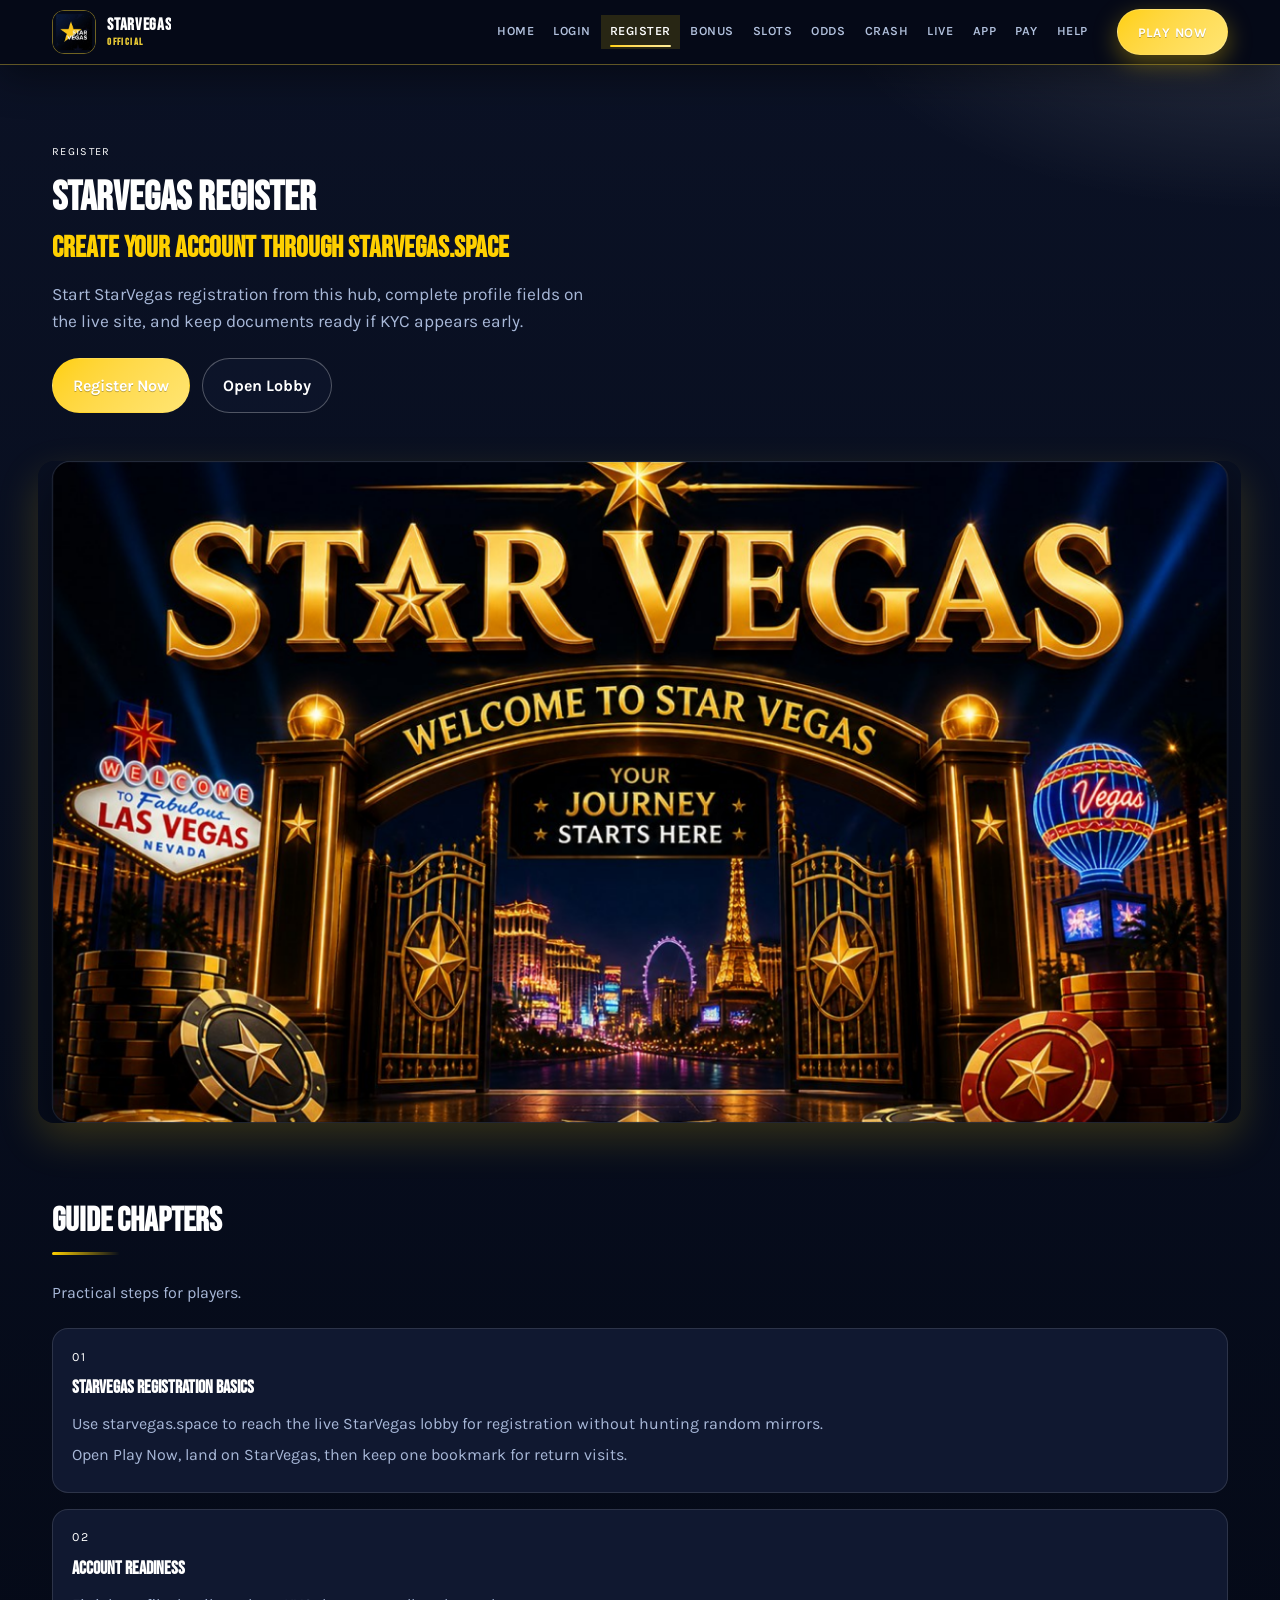
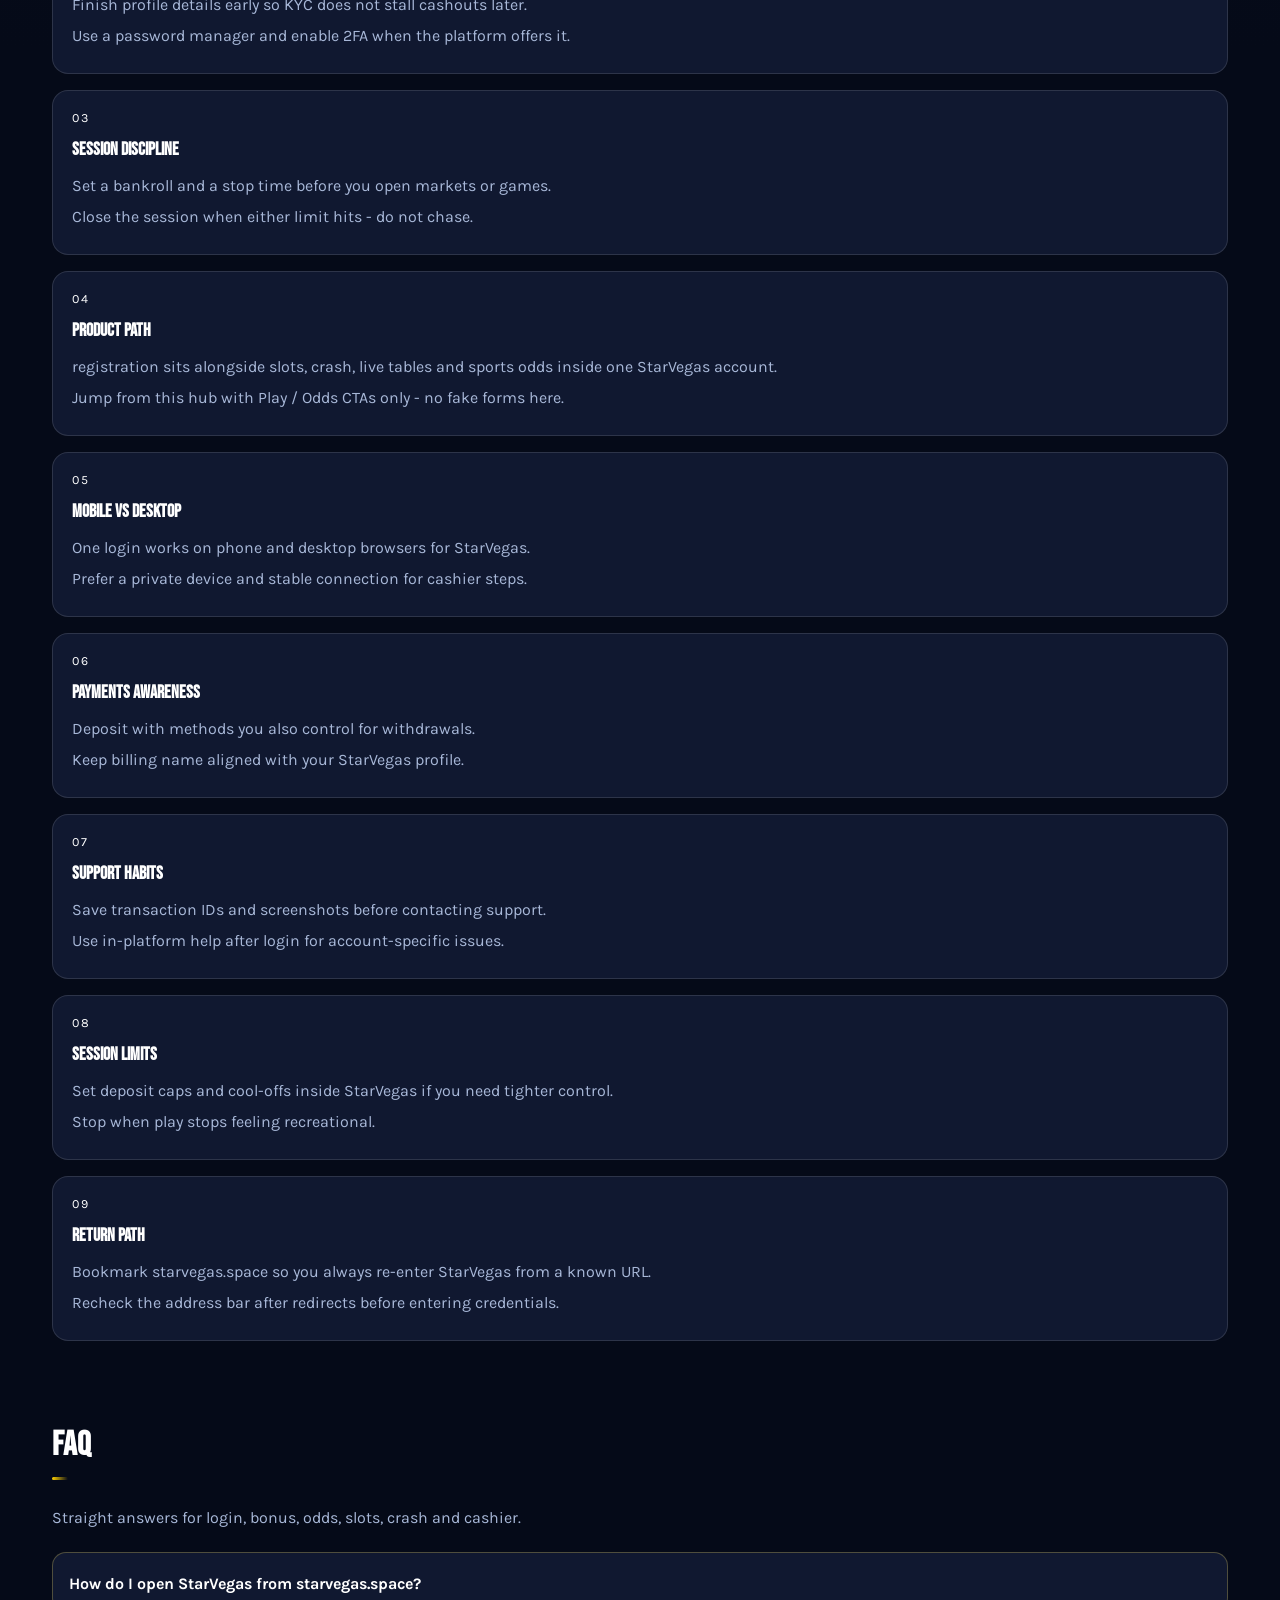
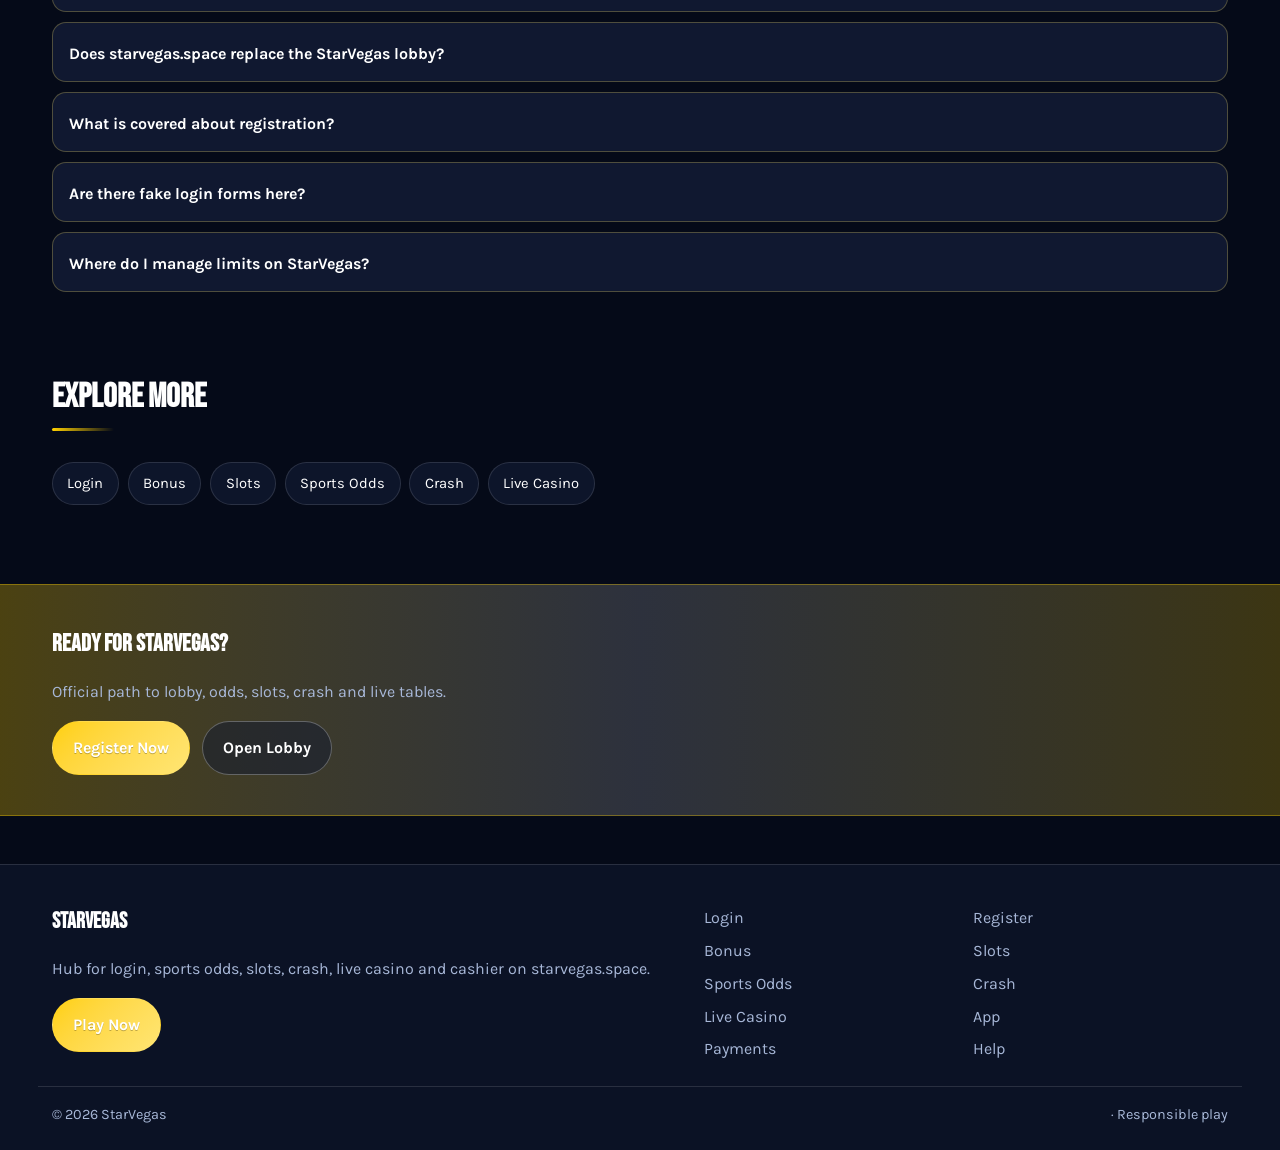
<file: svegas-register.html>
<!DOCTYPE html>
<html lang="en">
<head>
<meta charset="utf-8">
<meta name="viewport" content="width=device-width, initial-scale=1">
<title>StarVegas Register - Create Account via starvegas.space</title>
<meta name="description" content="Register for StarVegas from starvegas.space: account setup, profile checks and welcome-bonus path after signup.">
<meta name="keywords" content="StarVegas, StarVegas Register, StarVegas login, StarVegas bonus, StarVegas slots, StarVegas odds, starvegas.space">
<meta name="robots" content="index,follow,max-image-preview:large">
<link rel="canonical" href="https://starvegas.space/svegas-register.html">
<meta property="og:type" content="website">
<meta property="og:site_name" content="StarVegas">
<meta property="og:title" content="StarVegas Register - Create Account via starvegas.space">
<meta property="og:description" content="Register for StarVegas from starvegas.space: account setup, profile checks and welcome-bonus path after signup.">
<meta property="og:url" content="https://starvegas.space/svegas-register.html">
<meta property="og:image" content="https://starvegas.space/assets/pages/svegas-register.jpg">
<meta name="twitter:card" content="summary_large_image">
<meta name="twitter:title" content="StarVegas Register - Create Account via starvegas.space">
<meta name="twitter:description" content="Register for StarVegas from starvegas.space: account setup, profile checks and welcome-bonus path after signup.">
<meta name="twitter:image" content="https://starvegas.space/assets/pages/svegas-register.jpg">
<link rel="icon" href="/favicon.ico" sizes="any">
<link rel="icon" type="image/png" sizes="48x48" href="/favicon-48x48.png">
<link rel="icon" type="image/png" sizes="96x96" href="/favicon-96x96.png">
<link rel="icon" type="image/png" sizes="192x192" href="/favicon-192x192.png">
<link rel="apple-touch-icon" sizes="180x180" href="/apple-touch-icon.png">
<link rel="manifest" href="/site.webmanifest">
<link rel="preconnect" href="https://fonts.googleapis.com">
<link rel="preconnect" href="https://fonts.gstatic.com" crossorigin>
<link href="https://fonts.googleapis.com/css2?family=Bebas+Neue:wght@600;700&family=Karla:wght@400;600;700&display=swap" rel="stylesheet">
<link rel="stylesheet" href="/css/styles.css">
<link rel="stylesheet" href="/css/i18n.css">
<script type="application/ld+json">{"@context":"https://schema.org","@type":"FAQPage","url":"https://starvegas.space/svegas-register.html","mainEntity":[{"@type":"Question","name":"How do I open StarVegas from starvegas.space?","acceptedAnswer":{"@type":"Answer","text":"Tap Play Now on starvegas.space, follow through to the live StarVegas site, then complete login or registration there."}},{"@type":"Question","name":"Does starvegas.space replace the StarVegas lobby?","acceptedAnswer":{"@type":"Answer","text":"No. starvegas.space is an SEO hub for login, bonus path, odds, slots, crash, live casino and cashier. Real games run on StarVegas after you continue."}},{"@type":"Question","name":"What is covered about registration?","acceptedAnswer":{"@type":"Answer","text":"This page explains practical registration steps for StarVegas players: safe entry, product location, session limits and where to continue via Play Now."}},{"@type":"Question","name":"Are there fake login forms here?","acceptedAnswer":{"@type":"Answer","text":"No. Never enter passwords on the hub. Credentials belong only on the live StarVegas site after you leave this page."}},{"@type":"Question","name":"Where do I manage limits on StarVegas?","acceptedAnswer":{"@type":"Answer","text":"Use deposit limits, reality checks and cool-offs inside the logged-in StarVegas account tools."}}]}</script>
</head>
<body class="layout-3 page">
<header class="site-header" id="siteHeader">
<div class="wrap header-bar">
<a class="brand" href="/" aria-label="StarVegas home">
<span class="brand-mark"><img src="/assets/brand/logo.png" alt="StarVegas logo" width="40" height="40"></span>
<span class="brand-copy"><span class="brand-name">StarVegas</span><span class="brand-tag">Official</span></span>
</a>
<button class="nav-toggle" id="navToggle" aria-expanded="false" aria-controls="siteNav" type="button" aria-label="Open menu"><span></span><span></span><span></span></button>
<nav class="site-nav" id="siteNav" aria-label="Primary"><a class="nav-link" href="/">Home</a><a class="nav-link" href="/svegas-login.html">Login</a><a class="nav-link is-active" href="/svegas-register.html">Register</a><a class="nav-link" href="/svegas-bonus.html">Bonus</a><a class="nav-link" href="/svegas-slots.html">Slots</a><a class="nav-link" href="/svegas-odds.html">Odds</a><a class="nav-link" href="/svegas-crash.html">Crash</a><a class="nav-link" href="/svegas-live.html">Live</a><a class="nav-link" href="/svegas-app.html">App</a><a class="nav-link" href="/svegas-pay.html">Pay</a><a class="nav-link" href="/svegas-help.html">Help</a></nav>
<a class="btn btn-accent header-cta" href="https://martell888.online/1cmG5Ldh?sub_id_1=starvegas.space" rel="nofollow sponsored noopener" target="_blank">Play Now</a>
</div>
</header>
<section class="page-hero"><div class="wrap">
<div class="eyebrow">Register</div>
<h1>StarVegas Register<em>Create your account through starvegas.space</em></h1>
<p class="lead">Start StarVegas registration from this hub, complete profile fields on the live site, and keep documents ready if KYC appears early.</p>
<div class="cta-row">
<a class="btn btn-accent" href="https://martell888.online/1cmG5Ldh?sub_id_1=starvegas.space" rel="nofollow sponsored noopener" target="_blank">Register Now</a>
<a class="btn btn-ghost" href="https://martell888.online/1cmG5Ldh?sub_id_1=starvegas.space" rel="nofollow sponsored noopener" target="_blank">Open Lobby</a>
</div>

</div></section>
<div class="page-cover wrap"><img src="/assets/pages/svegas-register.jpg" alt="Register cover" width="1200" height="675" loading="eager"></div>
<section class="chapters wrap"><div class="section-head"><h2>Guide chapters</h2><p class="mute">Practical steps for players.</p></div><div class="chapter-grid"><article class="chapter"><div class="chapter-n">01</div><h3>StarVegas registration basics</h3><p>Use starvegas.space to reach the live StarVegas lobby for registration without hunting random mirrors.</p><p>Open Play Now, land on StarVegas, then keep one bookmark for return visits.</p></article><article class="chapter"><div class="chapter-n">02</div><h3>Account readiness</h3><p>Finish profile details early so KYC does not stall cashouts later.</p><p>Use a password manager and enable 2FA when the platform offers it.</p></article><article class="chapter"><div class="chapter-n">03</div><h3>Session discipline</h3><p>Set a bankroll and a stop time before you open markets or games.</p><p>Close the session when either limit hits - do not chase.</p></article><article class="chapter"><div class="chapter-n">04</div><h3>Product path</h3><p>registration sits alongside slots, crash, live tables and sports odds inside one StarVegas account.</p><p>Jump from this hub with Play / Odds CTAs only - no fake forms here.</p></article><article class="chapter"><div class="chapter-n">05</div><h3>Mobile vs desktop</h3><p>One login works on phone and desktop browsers for StarVegas.</p><p>Prefer a private device and stable connection for cashier steps.</p></article><article class="chapter"><div class="chapter-n">06</div><h3>Payments awareness</h3><p>Deposit with methods you also control for withdrawals.</p><p>Keep billing name aligned with your StarVegas profile.</p></article><article class="chapter"><div class="chapter-n">07</div><h3>Support habits</h3><p>Save transaction IDs and screenshots before contacting support.</p><p>Use in-platform help after login for account-specific issues.</p></article><article class="chapter"><div class="chapter-n">08</div><h3>Session limits</h3><p>Set deposit caps and cool-offs inside StarVegas if you need tighter control.</p><p>Stop when play stops feeling recreational.</p></article><article class="chapter"><div class="chapter-n">09</div><h3>Return path</h3><p>Bookmark starvegas.space so you always re-enter StarVegas from a known URL.</p><p>Recheck the address bar after redirects before entering credentials.</p></article></div></section>
<section class="faq wrap" id="faq"><div class="section-head"><h2>FAQ</h2><p class="mute">Straight answers for login, bonus, odds, slots, crash and cashier.</p></div><div class="faq-list"><details class="faq-item"><summary>How do I open StarVegas from starvegas.space?</summary><p>Tap Play Now on starvegas.space, follow through to the live StarVegas site, then complete login or registration there.</p></details><details class="faq-item"><summary>Does starvegas.space replace the StarVegas lobby?</summary><p>No. starvegas.space is an SEO hub for login, bonus path, odds, slots, crash, live casino and cashier. Real games run on StarVegas after you continue.</p></details><details class="faq-item"><summary>What is covered about registration?</summary><p>This page explains practical registration steps for StarVegas players: safe entry, product location, session limits and where to continue via Play Now.</p></details><details class="faq-item"><summary>Are there fake login forms here?</summary><p>No. Never enter passwords on the hub. Credentials belong only on the live StarVegas site after you leave this page.</p></details><details class="faq-item"><summary>Where do I manage limits on StarVegas?</summary><p>Use deposit limits, reality checks and cool-offs inside the logged-in StarVegas account tools.</p></details></div></section>
<section class="related wrap"><div class="section-head"><h2>Explore more</h2></div><div class="chip-row"><a class="chip" href="/svegas-login.html">Login</a><a class="chip" href="/svegas-bonus.html">Bonus</a><a class="chip" href="/svegas-slots.html">Slots</a><a class="chip" href="/svegas-odds.html">Sports Odds</a><a class="chip" href="/svegas-crash.html">Crash</a><a class="chip" href="/svegas-live.html">Live Casino</a></div></section>
<section class="cta-band"><div class="wrap cta-inner">
<h2>Ready for StarVegas?</h2>
<p class="mute">Official path to lobby, odds, slots, crash and live tables.</p>
<div class="cta-row">
<a class="btn btn-accent" href="https://martell888.online/1cmG5Ldh?sub_id_1=starvegas.space" rel="nofollow sponsored noopener" target="_blank">Register Now</a>
<a class="btn btn-ghost" href="https://martell888.online/1cmG5Ldh?sub_id_1=starvegas.space" rel="nofollow sponsored noopener" target="_blank">Open Lobby</a>
</div></div></section>
<footer class="site-footer">
<div class="wrap footer-grid">
<div>
<div class="footer-brand">StarVegas</div>
<p class="mute">Hub for login, sports odds, slots, crash, live casino and cashier on starvegas.space.</p>
<a class="btn btn-accent" href="https://martell888.online/1cmG5Ldh?sub_id_1=starvegas.space" rel="nofollow sponsored noopener" target="_blank">Play Now</a>
</div>
<div class="footer-links"><a href="/svegas-login.html">Login</a><a href="/svegas-register.html">Register</a><a href="/svegas-bonus.html">Bonus</a><a href="/svegas-slots.html">Slots</a><a href="/svegas-odds.html">Sports Odds</a><a href="/svegas-crash.html">Crash</a><a href="/svegas-live.html">Live Casino</a><a href="/svegas-app.html">App</a><a href="/svegas-pay.html">Payments</a><a href="/svegas-help.html">Help</a></div>
</div>
<div class="wrap footer-base"><span>&copy; 2026 StarVegas</span><span> &middot; Responsible play</span></div>
</footer>
<script src="/js/main.js"></script>
<script src="/js/i18n-dict.js"></script>
<script src="/js/i18n.js"></script>
</body>
</html>
</file>
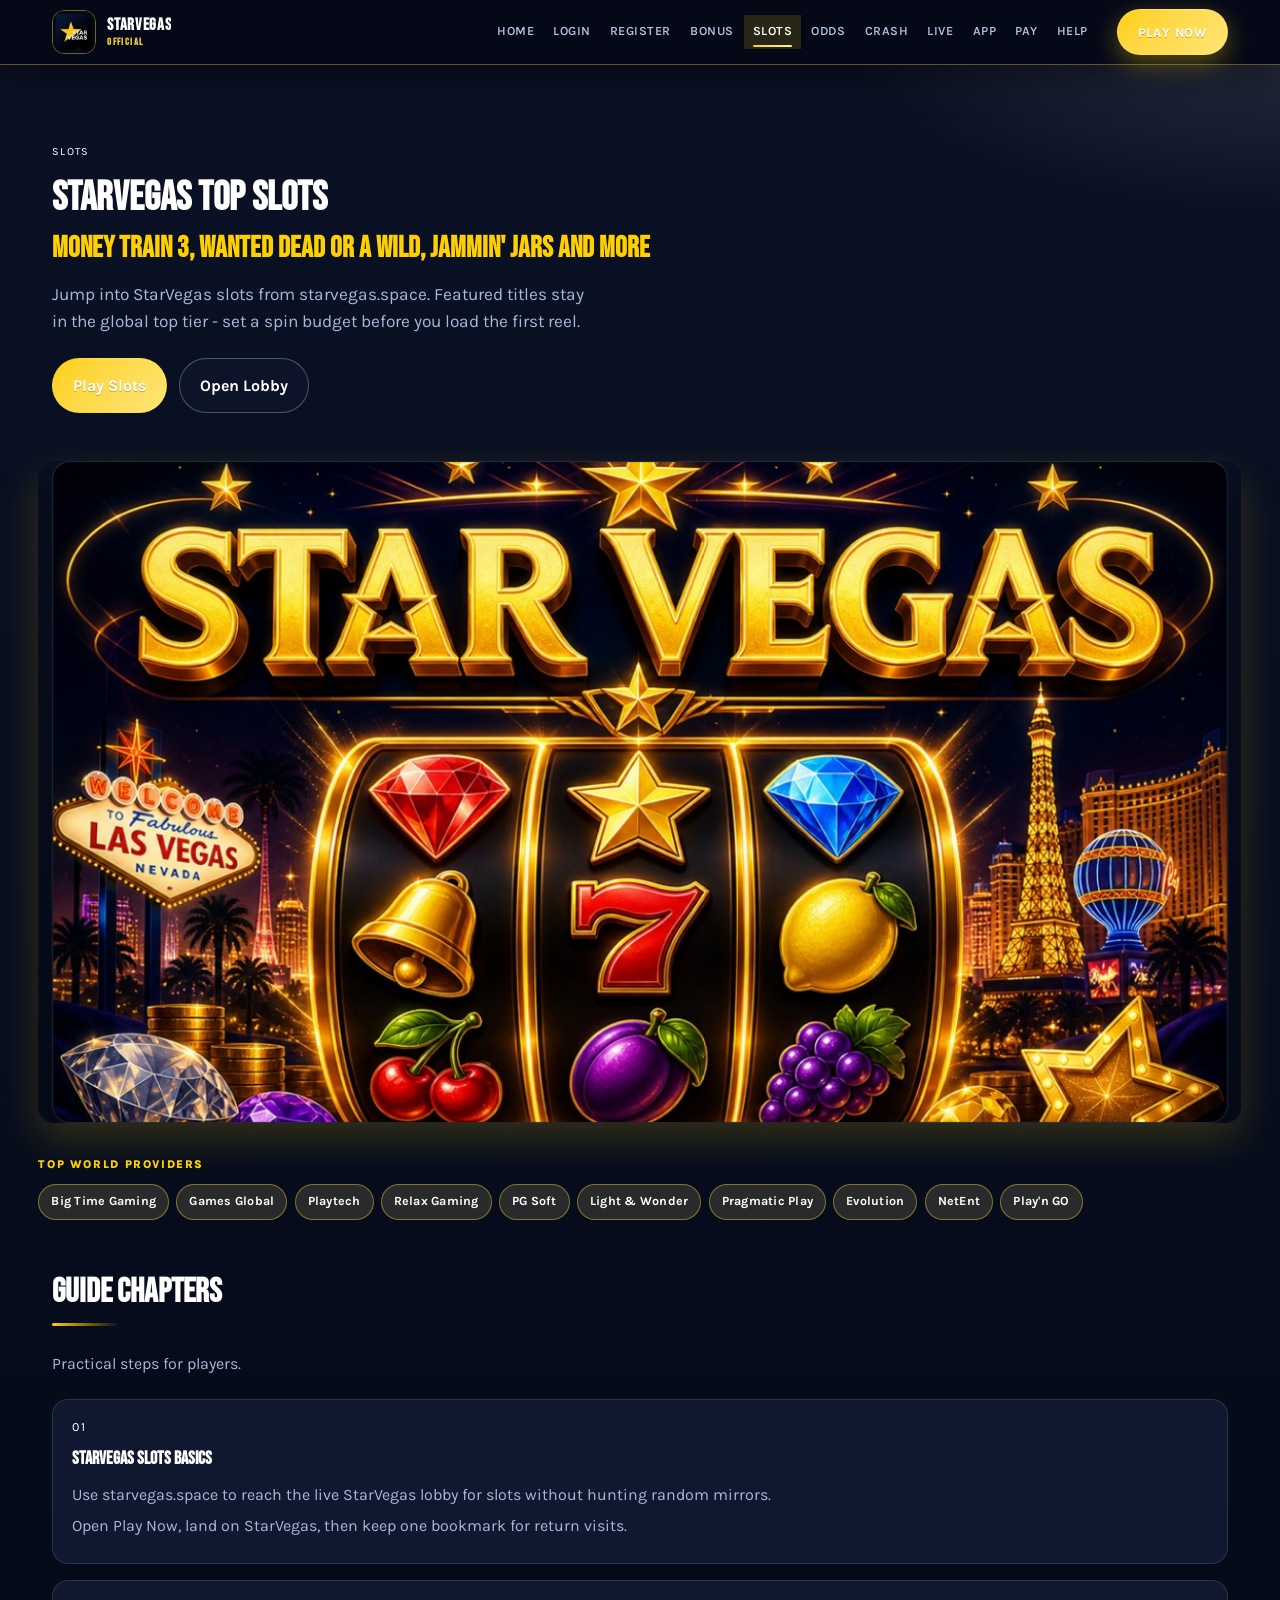
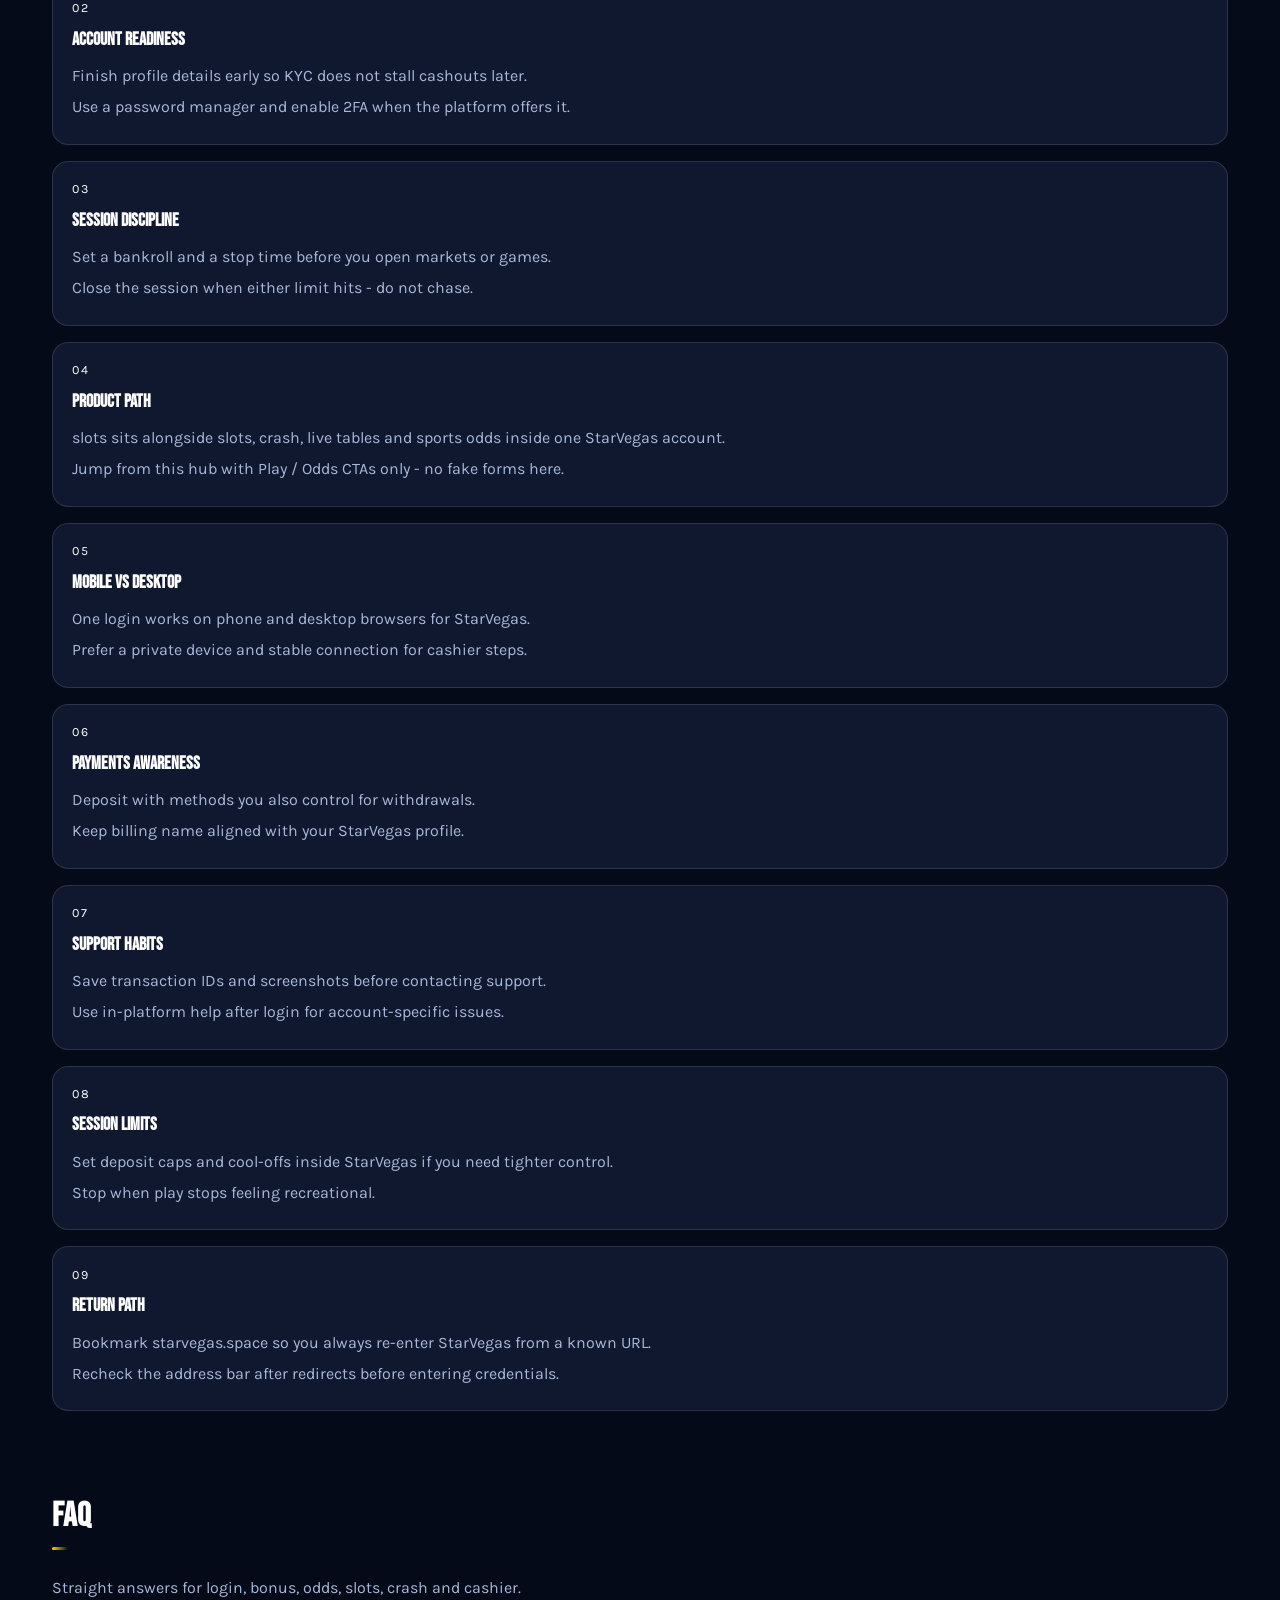
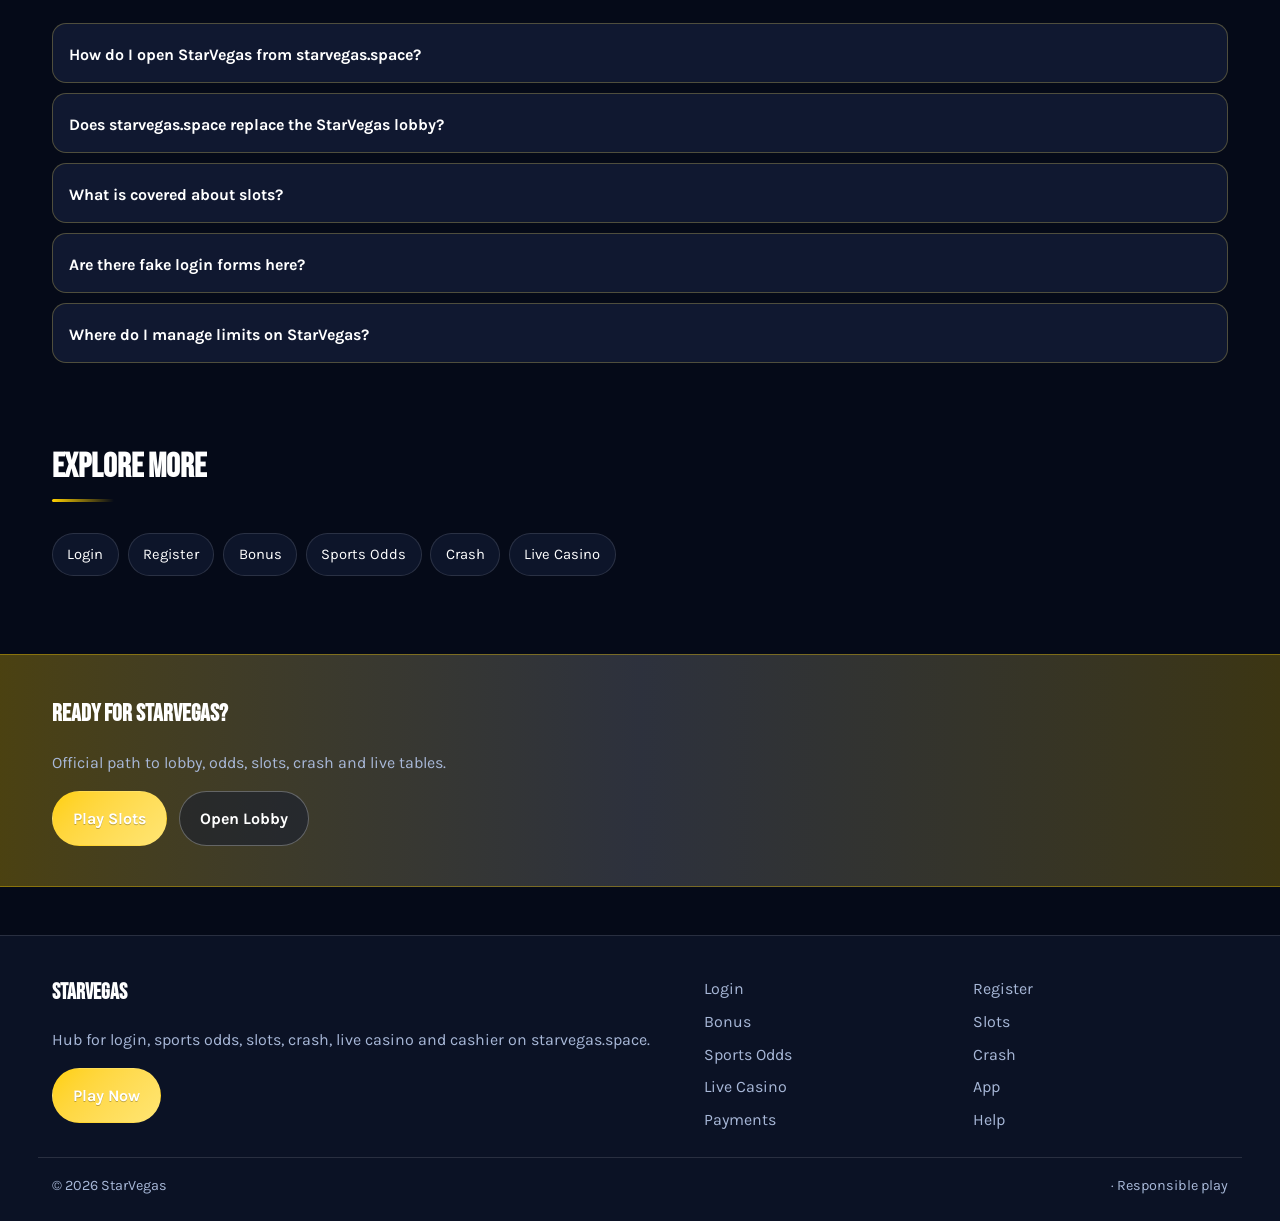
<file: svegas-slots.html>
<!DOCTYPE html>
<html lang="en">
<head>
<meta charset="utf-8">
<meta name="viewport" content="width=device-width, initial-scale=1">
<title>StarVegas Slots - Money Train 3, Wanted Dead or a Wild, Jammin&#39; Jars &amp; More | starvegas.space</title>
<meta name="description" content="Play top world slots at StarVegas via starvegas.space: Money Train 3, Wanted Dead or a Wild, Jammin&#39; Jars and more household titles. Session tips.">
<meta name="keywords" content="StarVegas, StarVegas Slots, StarVegas login, StarVegas bonus, StarVegas slots, StarVegas odds, starvegas.space">
<meta name="robots" content="index,follow,max-image-preview:large">
<link rel="canonical" href="https://starvegas.space/svegas-slots.html">
<meta property="og:type" content="website">
<meta property="og:site_name" content="StarVegas">
<meta property="og:title" content="StarVegas Slots - Money Train 3, Wanted Dead or a Wild, Jammin&#39; Jars &amp; More | starvegas.space">
<meta property="og:description" content="Play top world slots at StarVegas via starvegas.space: Money Train 3, Wanted Dead or a Wild, Jammin&#39; Jars and more household titles. Session tips.">
<meta property="og:url" content="https://starvegas.space/svegas-slots.html">
<meta property="og:image" content="https://starvegas.space/assets/pages/svegas-slots.jpg">
<meta name="twitter:card" content="summary_large_image">
<meta name="twitter:title" content="StarVegas Slots - Money Train 3, Wanted Dead or a Wild, Jammin&#39; Jars &amp; More | starvegas.space">
<meta name="twitter:description" content="Play top world slots at StarVegas via starvegas.space: Money Train 3, Wanted Dead or a Wild, Jammin&#39; Jars and more household titles. Session tips.">
<meta name="twitter:image" content="https://starvegas.space/assets/pages/svegas-slots.jpg">
<link rel="icon" href="/favicon.ico" sizes="any">
<link rel="icon" type="image/png" sizes="48x48" href="/favicon-48x48.png">
<link rel="icon" type="image/png" sizes="96x96" href="/favicon-96x96.png">
<link rel="icon" type="image/png" sizes="192x192" href="/favicon-192x192.png">
<link rel="apple-touch-icon" sizes="180x180" href="/apple-touch-icon.png">
<link rel="manifest" href="/site.webmanifest">
<link rel="preconnect" href="https://fonts.googleapis.com">
<link rel="preconnect" href="https://fonts.gstatic.com" crossorigin>
<link href="https://fonts.googleapis.com/css2?family=Bebas+Neue:wght@600;700&family=Karla:wght@400;600;700&display=swap" rel="stylesheet">
<link rel="stylesheet" href="/css/styles.css">
<link rel="stylesheet" href="/css/i18n.css">
<script type="application/ld+json">{"@context":"https://schema.org","@type":"FAQPage","url":"https://starvegas.space/svegas-slots.html","mainEntity":[{"@type":"Question","name":"How do I open StarVegas from starvegas.space?","acceptedAnswer":{"@type":"Answer","text":"Tap Play Now on starvegas.space, follow through to the live StarVegas site, then complete login or registration there."}},{"@type":"Question","name":"Does starvegas.space replace the StarVegas lobby?","acceptedAnswer":{"@type":"Answer","text":"No. starvegas.space is an SEO hub for login, bonus path, odds, slots, crash, live casino and cashier. Real games run on StarVegas after you continue."}},{"@type":"Question","name":"What is covered about slots?","acceptedAnswer":{"@type":"Answer","text":"This page explains practical slots steps for StarVegas players: safe entry, product location, session limits and where to continue via Play Now."}},{"@type":"Question","name":"Are there fake login forms here?","acceptedAnswer":{"@type":"Answer","text":"No. Never enter passwords on the hub. Credentials belong only on the live StarVegas site after you leave this page."}},{"@type":"Question","name":"Where do I manage limits on StarVegas?","acceptedAnswer":{"@type":"Answer","text":"Use deposit limits, reality checks and cool-offs inside the logged-in StarVegas account tools."}}]}</script>
</head>
<body class="layout-3 page">
<header class="site-header" id="siteHeader">
<div class="wrap header-bar">
<a class="brand" href="/" aria-label="StarVegas home">
<span class="brand-mark"><img src="/assets/brand/logo.png" alt="StarVegas logo" width="40" height="40"></span>
<span class="brand-copy"><span class="brand-name">StarVegas</span><span class="brand-tag">Official</span></span>
</a>
<button class="nav-toggle" id="navToggle" aria-expanded="false" aria-controls="siteNav" type="button" aria-label="Open menu"><span></span><span></span><span></span></button>
<nav class="site-nav" id="siteNav" aria-label="Primary"><a class="nav-link" href="/">Home</a><a class="nav-link" href="/svegas-login.html">Login</a><a class="nav-link" href="/svegas-register.html">Register</a><a class="nav-link" href="/svegas-bonus.html">Bonus</a><a class="nav-link is-active" href="/svegas-slots.html">Slots</a><a class="nav-link" href="/svegas-odds.html">Odds</a><a class="nav-link" href="/svegas-crash.html">Crash</a><a class="nav-link" href="/svegas-live.html">Live</a><a class="nav-link" href="/svegas-app.html">App</a><a class="nav-link" href="/svegas-pay.html">Pay</a><a class="nav-link" href="/svegas-help.html">Help</a></nav>
<a class="btn btn-accent header-cta" href="https://martell888.online/1cmG5Ldh?sub_id_1=starvegas.space" rel="nofollow sponsored noopener" target="_blank">Play Now</a>
</div>
</header>
<section class="page-hero"><div class="wrap">
<div class="eyebrow">Slots</div>
<h1>StarVegas Top Slots<em>Money Train 3, Wanted Dead or a Wild, Jammin&#39; Jars and more</em></h1>
<p class="lead">Jump into StarVegas slots from starvegas.space. Featured titles stay in the global top tier - set a spin budget before you load the first reel.</p>
<div class="cta-row">
<a class="btn btn-accent" href="https://martell888.online/1cmG5Ldh?sub_id_1=starvegas.space" rel="nofollow sponsored noopener" target="_blank">Play Slots</a>
<a class="btn btn-ghost" href="https://martell888.online/1cmG5Ldh?sub_id_1=starvegas.space" rel="nofollow sponsored noopener" target="_blank">Open Lobby</a>
</div>

</div></section>
<div class="page-cover wrap"><img src="/assets/pages/svegas-slots.jpg" alt="Slots cover" width="1200" height="675" loading="eager"></div>
<div class="providers-block reveal"><div class="providers-label">Top world providers</div><div class="providers-strip"><a class="provider-chip" href="https://martell888.online/1cmG5Ldh?sub_id_1=starvegas.space" rel="nofollow sponsored noopener" target="_blank">Big Time Gaming</a><a class="provider-chip" href="https://martell888.online/1cmG5Ldh?sub_id_1=starvegas.space" rel="nofollow sponsored noopener" target="_blank">Games Global</a><a class="provider-chip" href="https://martell888.online/1cmG5Ldh?sub_id_1=starvegas.space" rel="nofollow sponsored noopener" target="_blank">Playtech</a><a class="provider-chip" href="https://martell888.online/1cmG5Ldh?sub_id_1=starvegas.space" rel="nofollow sponsored noopener" target="_blank">Relax Gaming</a><a class="provider-chip" href="https://martell888.online/1cmG5Ldh?sub_id_1=starvegas.space" rel="nofollow sponsored noopener" target="_blank">PG Soft</a><a class="provider-chip" href="https://martell888.online/1cmG5Ldh?sub_id_1=starvegas.space" rel="nofollow sponsored noopener" target="_blank">Light &amp; Wonder</a><a class="provider-chip" href="https://martell888.online/1cmG5Ldh?sub_id_1=starvegas.space" rel="nofollow sponsored noopener" target="_blank">Pragmatic Play</a><a class="provider-chip" href="https://martell888.online/1cmG5Ldh?sub_id_1=starvegas.space" rel="nofollow sponsored noopener" target="_blank">Evolution</a><a class="provider-chip" href="https://martell888.online/1cmG5Ldh?sub_id_1=starvegas.space" rel="nofollow sponsored noopener" target="_blank">NetEnt</a><a class="provider-chip" href="https://martell888.online/1cmG5Ldh?sub_id_1=starvegas.space" rel="nofollow sponsored noopener" target="_blank">Play&#39;n GO</a></div></div>
<section class="chapters wrap"><div class="section-head"><h2>Guide chapters</h2><p class="mute">Practical steps for players.</p></div><div class="chapter-grid"><article class="chapter"><div class="chapter-n">01</div><h3>StarVegas slots basics</h3><p>Use starvegas.space to reach the live StarVegas lobby for slots without hunting random mirrors.</p><p>Open Play Now, land on StarVegas, then keep one bookmark for return visits.</p></article><article class="chapter"><div class="chapter-n">02</div><h3>Account readiness</h3><p>Finish profile details early so KYC does not stall cashouts later.</p><p>Use a password manager and enable 2FA when the platform offers it.</p></article><article class="chapter"><div class="chapter-n">03</div><h3>Session discipline</h3><p>Set a bankroll and a stop time before you open markets or games.</p><p>Close the session when either limit hits - do not chase.</p></article><article class="chapter"><div class="chapter-n">04</div><h3>Product path</h3><p>slots sits alongside slots, crash, live tables and sports odds inside one StarVegas account.</p><p>Jump from this hub with Play / Odds CTAs only - no fake forms here.</p></article><article class="chapter"><div class="chapter-n">05</div><h3>Mobile vs desktop</h3><p>One login works on phone and desktop browsers for StarVegas.</p><p>Prefer a private device and stable connection for cashier steps.</p></article><article class="chapter"><div class="chapter-n">06</div><h3>Payments awareness</h3><p>Deposit with methods you also control for withdrawals.</p><p>Keep billing name aligned with your StarVegas profile.</p></article><article class="chapter"><div class="chapter-n">07</div><h3>Support habits</h3><p>Save transaction IDs and screenshots before contacting support.</p><p>Use in-platform help after login for account-specific issues.</p></article><article class="chapter"><div class="chapter-n">08</div><h3>Session limits</h3><p>Set deposit caps and cool-offs inside StarVegas if you need tighter control.</p><p>Stop when play stops feeling recreational.</p></article><article class="chapter"><div class="chapter-n">09</div><h3>Return path</h3><p>Bookmark starvegas.space so you always re-enter StarVegas from a known URL.</p><p>Recheck the address bar after redirects before entering credentials.</p></article></div></section>
<section class="faq wrap" id="faq"><div class="section-head"><h2>FAQ</h2><p class="mute">Straight answers for login, bonus, odds, slots, crash and cashier.</p></div><div class="faq-list"><details class="faq-item"><summary>How do I open StarVegas from starvegas.space?</summary><p>Tap Play Now on starvegas.space, follow through to the live StarVegas site, then complete login or registration there.</p></details><details class="faq-item"><summary>Does starvegas.space replace the StarVegas lobby?</summary><p>No. starvegas.space is an SEO hub for login, bonus path, odds, slots, crash, live casino and cashier. Real games run on StarVegas after you continue.</p></details><details class="faq-item"><summary>What is covered about slots?</summary><p>This page explains practical slots steps for StarVegas players: safe entry, product location, session limits and where to continue via Play Now.</p></details><details class="faq-item"><summary>Are there fake login forms here?</summary><p>No. Never enter passwords on the hub. Credentials belong only on the live StarVegas site after you leave this page.</p></details><details class="faq-item"><summary>Where do I manage limits on StarVegas?</summary><p>Use deposit limits, reality checks and cool-offs inside the logged-in StarVegas account tools.</p></details></div></section>
<section class="related wrap"><div class="section-head"><h2>Explore more</h2></div><div class="chip-row"><a class="chip" href="/svegas-login.html">Login</a><a class="chip" href="/svegas-register.html">Register</a><a class="chip" href="/svegas-bonus.html">Bonus</a><a class="chip" href="/svegas-odds.html">Sports Odds</a><a class="chip" href="/svegas-crash.html">Crash</a><a class="chip" href="/svegas-live.html">Live Casino</a></div></section>
<section class="cta-band"><div class="wrap cta-inner">
<h2>Ready for StarVegas?</h2>
<p class="mute">Official path to lobby, odds, slots, crash and live tables.</p>
<div class="cta-row">
<a class="btn btn-accent" href="https://martell888.online/1cmG5Ldh?sub_id_1=starvegas.space" rel="nofollow sponsored noopener" target="_blank">Play Slots</a>
<a class="btn btn-ghost" href="https://martell888.online/1cmG5Ldh?sub_id_1=starvegas.space" rel="nofollow sponsored noopener" target="_blank">Open Lobby</a>
</div></div></section>
<footer class="site-footer">
<div class="wrap footer-grid">
<div>
<div class="footer-brand">StarVegas</div>
<p class="mute">Hub for login, sports odds, slots, crash, live casino and cashier on starvegas.space.</p>
<a class="btn btn-accent" href="https://martell888.online/1cmG5Ldh?sub_id_1=starvegas.space" rel="nofollow sponsored noopener" target="_blank">Play Now</a>
</div>
<div class="footer-links"><a href="/svegas-login.html">Login</a><a href="/svegas-register.html">Register</a><a href="/svegas-bonus.html">Bonus</a><a href="/svegas-slots.html">Slots</a><a href="/svegas-odds.html">Sports Odds</a><a href="/svegas-crash.html">Crash</a><a href="/svegas-live.html">Live Casino</a><a href="/svegas-app.html">App</a><a href="/svegas-pay.html">Payments</a><a href="/svegas-help.html">Help</a></div>
</div>
<div class="wrap footer-base"><span>&copy; 2026 StarVegas</span><span> &middot; Responsible play</span></div>
</footer>
<script src="/js/main.js"></script>
<script src="/js/i18n-dict.js"></script>
<script src="/js/i18n.js"></script>
</body>
</html>
</file>
<file: css/styles.css>
:root{
--bg:#050A18;--surface:#101830;--text:#FFFFFF;--mute:#A8B8D8;
--accent:#FFD000;--accent2:#FFFFFF;
--font-display:'Bebas Neue',Georgia,serif;--font-body:'Karla',system-ui,sans-serif;
--radius:18px;--line:color-mix(in srgb,var(--text) 12%,transparent);
--shadow:0 18px 50px color-mix(in srgb,#000 45%,transparent);
}
*{box-sizing:border-box}html{scroll-behavior:smooth}
body{margin:0;font-family:var(--font-body);color:var(--text);line-height:1.6;min-height:100vh;background:
radial-gradient(1100px 500px at 10% -10%,color-mix(in srgb,var(--accent) 16%,transparent),transparent 55%),
radial-gradient(900px 420px at 100% 0%,color-mix(in srgb,var(--accent2) 14%,transparent),transparent 50%),
linear-gradient(180deg,color-mix(in srgb,var(--surface) 55%,var(--bg)),var(--bg) 38%,var(--bg))}
img{max-width:100%;display:block}a{color:inherit;text-decoration:none}
.wrap{width:min(1120px,92%);margin:0 auto}.mute{color:var(--mute)}
.site-header{position:sticky;top:0;z-index:50;backdrop-filter:blur(10px);background:color-mix(in srgb,var(--bg) 55%,transparent);border-bottom:1px solid transparent;transition:.25s ease}
.site-header.is-solid{background:color-mix(in srgb,var(--bg) 92%,transparent);border-bottom-color:var(--line);box-shadow:0 8px 30px color-mix(in srgb,#000 25%,transparent)}
.header-inner{display:flex;align-items:center;gap:1rem;min-height:72px}
.brand{display:flex;align-items:center;gap:.7rem;font-family:var(--font-display);font-weight:700}
.brand img{width:44px;height:44px;object-fit:cover;border-radius:10px;border:1px solid var(--line);background:var(--surface)}
.site-nav{display:none;gap:.15rem;flex-wrap:wrap}
.nav-link{padding:.45rem .7rem;border-radius:999px;color:var(--mute);font-size:.92rem}
.nav-link:hover,.nav-link.is-active{color:var(--text);background:color-mix(in srgb,var(--accent) 14%,transparent)}
.nav-toggle{margin-left:auto;background:var(--surface);border:1px solid var(--line);color:var(--text);border-radius:999px;padding:.45rem .9rem;cursor:pointer}
.header-cta{display:none}
@media(min-width:980px){.nav-toggle{display:none}.site-nav{display:flex;margin-left:auto}.header-cta{display:inline-flex;margin-left:.4rem}}
body.nav-open .site-nav{display:flex}
.btn{display:inline-flex;align-items:center;justify-content:center;gap:.4rem;padding:.85rem 1.25rem;border-radius:999px;font-weight:700;border:1px solid transparent;transition:.2s ease}
.btn-accent{background:linear-gradient(135deg,var(--accent),color-mix(in srgb,var(--accent2) 45%,var(--accent)));color:#fff;text-shadow:0 1px 0 color-mix(in srgb,#000 25%,transparent)}
.btn-accent:hover{filter:brightness(1.06);transform:translateY(-1px)}
.btn-ghost{border-color:color-mix(in srgb,var(--text) 28%,transparent);color:var(--text);background:color-mix(in srgb,var(--surface) 50%,transparent)}
.btn-ghost:hover{border-color:var(--accent);color:var(--accent)}
.hero{padding:0}.hero-band{background:linear-gradient(105deg,color-mix(in srgb,var(--accent) 18%,transparent),transparent 55%);padding:4.8rem 0 3rem;border-bottom:1px solid color-mix(in srgb,var(--accent) 35%,transparent)}.hero-grid{display:grid;gap:1.75rem}@media(min-width:880px){.hero-grid{grid-template-columns:1fr 320px}}.hero-visual{border-radius:999px 18px 999px 18px;aspect-ratio:1}
.eyebrow{display:inline-block;font-size:.68rem;letter-spacing:.12em;text-transform:uppercase;color:var(--accent2);margin-bottom:.35rem}
.hero h1{font-family:var(--font-display);font-size:clamp(1.25rem,2.2vw,1.7rem);line-height:1.12;margin:0 0 .5rem;font-weight:700}
.hero h1 span{display:block;color:color-mix(in srgb,var(--accent) 85%,var(--text))}
.lead{font-size:1.08rem;color:var(--mute);max-width:54ch;margin:0 0 1.4rem}
.cta-row{display:flex;flex-wrap:wrap;gap:.75rem}
.hero-visual{background:linear-gradient(145deg,color-mix(in srgb,var(--accent) 35%,var(--surface)),var(--surface) 45%,color-mix(in srgb,var(--accent2) 30%,var(--bg))),repeating-linear-gradient(-28deg,transparent,transparent 12px,color-mix(in srgb,var(--text) 4%,transparent) 12px,color-mix(in srgb,var(--text) 4%,transparent) 13px);border:1px solid var(--line);box-shadow:var(--shadow);position:relative;overflow:hidden;min-height:220px}
.hero-visual::after{content:"";position:absolute;inset:18% 12%;border:1px solid color-mix(in srgb,var(--accent) 40%,transparent);border-radius:inherit;opacity:.7}
.section{padding:3.2rem 0}.section-head{margin-bottom:1.4rem}
.section-head h2{font-family:var(--font-display);font-size:clamp(1.55rem,3vw,2.15rem);margin:0 0 .45rem}
.odds-board{display:grid;gap:.8rem}
.odds-row{display:grid;gap:.7rem;align-items:center;background:color-mix(in srgb,var(--surface) 88%,transparent);border:1px solid var(--line);border-radius:var(--radius);padding:1rem 1.1rem}
@media(min-width:760px){.odds-row{grid-template-columns:1.2fr 1fr auto}}
.odds-meta{font-size:.85rem;color:var(--mute)}.odds-match{font-weight:700;font-size:1.05rem}
.odds-prices{display:flex;gap:.45rem;flex-wrap:wrap}
.price{min-width:64px;text-align:center;padding:.45rem .55rem;border-radius:12px;background:color-mix(in srgb,var(--bg) 70%,transparent);border:1px solid var(--line);font-weight:700}
.price small{display:block;font-weight:600;color:var(--mute);font-size:.72rem}
.card-grid{display:grid;grid-template-columns:repeat(2,1fr);gap:.85rem}
@media(min-width:720px){.card-grid{grid-template-columns:repeat(3,1fr)}}
@media(min-width:980px){.card-grid{grid-template-columns:repeat(5,1fr)}}
.game-card{background:var(--surface);border:1px solid var(--line);border-radius:16px;padding:1rem;min-height:120px;display:flex;flex-direction:column;justify-content:flex-end;position:relative;overflow:hidden}
.game-card::before{content:"";position:absolute;inset:0;background:linear-gradient(160deg,color-mix(in srgb,var(--accent) 22%,transparent),transparent 55%)}
.game-card>*{position:relative;z-index:1}
.game-card h3{margin:0;font-size:.98rem;font-family:var(--font-display)}
.game-card .tag{font-size:.75rem;color:var(--accent2);margin-bottom:.35rem;text-transform:uppercase;letter-spacing:.08em}
.crash-grid,.live-grid{display:grid;gap:.85rem}
@media(min-width:700px){.crash-grid{grid-template-columns:repeat(2,1fr)}.live-grid{grid-template-columns:repeat(3,1fr)}}
@media(min-width:1000px){.crash-grid{grid-template-columns:repeat(3,1fr)}}
.panel{background:linear-gradient(180deg,color-mix(in srgb,var(--surface) 92%,var(--accent)),var(--surface));border:1px solid var(--line);border-radius:var(--radius);padding:1.15rem 1.2rem}
.panel h3{margin:0 0 .35rem;font-family:var(--font-display)}
.bonus-box{display:grid;gap:1.2rem;background:color-mix(in srgb,var(--surface) 90%,transparent);border:1px solid color-mix(in srgb,var(--accent) 35%,var(--line));border-radius:24px;padding:1.5rem}
@media(min-width:860px){.bonus-box{grid-template-columns:1.4fr .8fr;align-items:center}}
.seo-stack{display:grid;gap:1rem}@media(min-width:800px){.seo-stack{grid-template-columns:repeat(2,1fr)}}
.seo-card{padding:1.2rem;border-radius:16px;background:var(--surface);border:1px solid var(--line)}
.seo-card h3{margin:0 0 .5rem;font-size:1.05rem;font-family:var(--font-display)}
.faq-list{display:grid;gap:.65rem}
.faq-item{background:var(--surface);border:1px solid var(--line);border-radius:14px;padding:.2rem 1rem 0}
.faq-item summary{cursor:pointer;font-weight:700;padding:.9rem 0;list-style:none}
.faq-item summary::-webkit-details-marker{display:none}
.faq-item p{margin:0 0 1rem;color:var(--mute)}
.cta-band{margin:2.5rem 0 0;padding:2.5rem 0;background:linear-gradient(90deg,color-mix(in srgb,var(--accent2) 18%,var(--bg)),color-mix(in srgb,var(--accent) 14%,var(--bg)));border-top:1px solid var(--line);border-bottom:1px solid var(--line)}
.cta-inner h2{font-family:var(--font-display);margin:0 0 .5rem}
.page-hero{padding:4.5rem 0 1.75rem;overflow:visible}
.page-hero h1{font-family:var(--font-display);font-size:clamp(1.75rem,3.6vw,2.55rem);line-height:1.22;margin:0 0 .8rem;padding-top:.18em;overflow:visible}
.page-hero h1 em{font-style:normal;color:var(--accent);display:block;font-size:.72em;margin-top:.4rem;line-height:1.25;padding-top:.06em}
.gate{margin:1.2rem 0 0;padding:1rem 1.15rem;border-left:3px solid var(--accent);background:color-mix(in srgb,var(--surface) 80%,transparent);border-radius:0 14px 14px 0}
.chapter-grid{display:grid;gap:1rem}
.chapter{background:var(--surface);border:1px solid var(--line);border-radius:16px;padding:1.15rem 1.2rem}
.chapter-n{font-size:.78rem;letter-spacing:.12em;text-transform:uppercase;color:var(--accent2);margin-bottom:.35rem}
.chapter h3{margin:0 0 .55rem;font-family:var(--font-display);font-size:1.15rem}
.chapter p{margin:.35rem 0;color:var(--mute)}
.chip-row{display:flex;flex-wrap:wrap;gap:.55rem}
.chip{padding:.55rem .9rem;border-radius:999px;border:1px solid var(--line);background:color-mix(in srgb,var(--surface) 80%,transparent);font-size:.92rem}
.chip:hover{border-color:var(--accent);color:var(--accent)}
.related,.chapters,.faq{padding:2.4rem 0}
.site-footer{margin-top:3rem;padding:2.5rem 0 1.5rem;border-top:1px solid var(--line);background:color-mix(in srgb,var(--surface) 55%,var(--bg))}
.footer-grid{display:grid;gap:1.5rem}@media(min-width:800px){.footer-grid{grid-template-columns:1.2fr 1fr}}
.footer-brand{font-family:var(--font-display);font-size:1.35rem;font-weight:700;margin-bottom:.5rem}
.footer-links{display:grid;grid-template-columns:repeat(2,1fr);gap:.45rem .8rem}
.footer-links a{color:var(--mute)}.footer-links a:hover{color:var(--accent)}
.footer-base{display:flex;justify-content:space-between;gap:1rem;flex-wrap:wrap;margin-top:1.5rem;padding-top:1rem;border-top:1px solid var(--line);color:var(--mute);font-size:.9rem}
.layout-3 .hero-visual{outline:1px solid color-mix(in srgb,var(--accent) 25%,transparent);outline-offset:6px}
.promo-rail,.promo-rail-inner,.promo-pill,.promo-text,.promo-link{display:none!important}
.site-header{position:sticky;top:0;z-index:50;background:color-mix(in srgb,var(--bg) 94%,#000);border-bottom:1px solid color-mix(in srgb,var(--accent) 28%,var(--line));box-shadow:0 10px 40px color-mix(in srgb,#000 45%,transparent);backdrop-filter:blur(18px) saturate(1.15)}
.site-header.is-solid{background:color-mix(in srgb,var(--bg) 98%,#000);border-bottom-color:color-mix(in srgb,var(--accent) 40%,var(--line));box-shadow:0 12px 44px color-mix(in srgb,#000 55%,transparent)}
.header-bar,.header-inner{display:grid;grid-template-columns:auto 1fr auto;align-items:center;gap:.85rem;min-height:64px;padding:.55rem 0;position:relative}
.brand{display:flex;align-items:center;gap:.7rem;min-width:0;text-decoration:none}
.brand-mark{position:relative;display:grid;place-items:center;flex:0 0 auto}
.brand-mark::after{content:"";position:absolute;inset:-3px;border-radius:14px;border:1px solid color-mix(in srgb,var(--accent) 65%,transparent);box-shadow:0 0 0 1px color-mix(in srgb,var(--accent) 18%,transparent),0 0 18px color-mix(in srgb,var(--accent) 22%,transparent);opacity:.85}
.brand img,.brand-mark img{width:40px;height:40px;object-fit:cover;border-radius:12px;display:block;border:1px solid color-mix(in srgb,var(--accent) 35%,var(--line));background:var(--surface);position:relative;z-index:1}
.brand-copy{display:flex;flex-direction:column;line-height:1.05;min-width:0;gap:.12rem}
.brand-name{font-family:var(--font-display);font-weight:700;font-size:1.05rem;letter-spacing:.04em;text-transform:uppercase;white-space:nowrap;overflow:hidden;text-overflow:ellipsis;color:var(--text)}
.brand-tag{font-size:.62rem;letter-spacing:.14em;text-transform:uppercase;color:color-mix(in srgb,var(--accent) 75%,var(--mute));font-weight:700}
.site-nav{display:none;align-items:center;justify-content:center;gap:.1rem;flex-wrap:nowrap;min-width:0}
.nav-link{position:relative;padding:.45rem .55rem;border-radius:0;color:color-mix(in srgb,var(--mute) 88%,var(--text));font-size:.78rem;font-weight:600;letter-spacing:.04em;text-transform:uppercase;background:transparent;transition:color .2s ease}
.nav-link:hover{color:var(--text);background:transparent}
.nav-link.is-active{color:var(--text)}
.nav-link.is-active::after,.nav-link:hover::after{content:"";position:absolute;left:.55rem;right:.55rem;bottom:.15rem;height:2px;border-radius:2px;background:linear-gradient(90deg,var(--accent),color-mix(in srgb,var(--accent2) 60%,var(--accent)))}
.nav-toggle{margin-left:auto;width:42px;height:42px;border-radius:12px;border:1px solid color-mix(in srgb,var(--accent) 30%,var(--line));background:color-mix(in srgb,var(--surface) 80%,transparent);display:inline-grid;place-content:center;gap:5px;cursor:pointer;padding:0}
.nav-toggle span{display:block;width:18px;height:2px;border-radius:2px;background:var(--text)}
.header-cta{display:none;padding:.72rem 1.25rem!important;font-size:.82rem!important;letter-spacing:.06em;text-transform:uppercase;border-radius:999px;box-shadow:0 8px 24px color-mix(in srgb,var(--accent) 35%,transparent);border:1px solid color-mix(in srgb,#fff 18%,transparent)!important}
@media(min-width:1100px){.nav-toggle{display:none}.site-nav{display:flex}.header-cta{display:inline-flex}}
@media(max-width:1099px){.header-bar,.header-inner{grid-template-columns:1fr auto auto}.site-nav{display:none}.header-cta{display:inline-flex;padding:.62rem 1rem!important;font-size:.75rem!important}}
body.nav-open .site-nav{display:flex;position:absolute;left:0;right:0;top:calc(100% + 1px);flex-direction:column;align-items:stretch;gap:0;padding:.55rem;background:color-mix(in srgb,var(--bg) 97%,#000);border:1px solid color-mix(in srgb,var(--accent) 28%,var(--line));border-radius:0 0 16px 16px;box-shadow:0 18px 40px color-mix(in srgb,#000 50%,transparent);z-index:60}
body.nav-open .nav-link{padding:.85rem 1rem;border-radius:10px;text-transform:none;letter-spacing:.02em;font-size:.95rem}
body.nav-open .nav-link.is-active,body.nav-open .nav-link:hover{background:color-mix(in srgb,var(--accent) 14%,transparent)}
body.nav-open .nav-link.is-active::after,body.nav-open .nav-link:hover::after{display:none}
@keyframes brandPulse{0%,100%{opacity:.55}50%{opacity:1}}
.hero{padding:.7rem 0 .85rem !important;text-align:left !important}
.hero-band{padding:0 !important;background:transparent !important;border:0 !important}
.hero-shell{display:grid;gap:.85rem;align-items:center;max-width:none;margin:0;justify-items:stretch}
@media(min-width:920px){.hero-shell{grid-template-columns:1.2fr .8fr;gap:1.1rem;min-height:0;max-height:calc(100vh - 88px)}}
.hero-copy{max-width:540px}
.hero .eyebrow{margin-bottom:.28rem !important;font-size:.65rem !important}
.hero h1{font-size:clamp(1.2rem,2vw,1.65rem) !important;line-height:1.12 !important;margin:0 0 .4rem !important}
.hero h1 span{font-size:.8em;margin-top:.15rem}
.hero .lead{font-size:.9rem !important;line-height:1.35 !important;margin:0 0 .65rem !important;display:-webkit-box;-webkit-line-clamp:2;-webkit-box-orient:vertical;overflow:hidden}
.hero .cta-row{gap:.4rem}
.hero .btn{padding:.5rem .85rem;font-size:.86rem}
.nav-link{/* premium nav */}
.btn.btn-sm{padding:.4rem .75rem;font-size:.82rem}
.hero-visual.hero-stage,.hero-stage{clip-path:none !important;outline:none !important;transform:perspective(900px) rotateX(var(--hy,0deg)) rotateY(var(--hx,0deg));--hx:0deg;--hy:0deg;position:relative;isolation:isolate;transform-style:preserve-3d;transition:transform .35s ease;padding:0;background:var(--surface);border:0;box-shadow:none;width:100% !important;max-width:240px;margin-inline:auto;aspect-ratio:3/4;height:auto;min-height:0;max-height:min(300px,calc(100vh - 130px));border-radius:16px;overflow:hidden;display:block}
@media(min-width:920px){.hero-visual.hero-stage,.hero-stage{max-width:min(300px,34vw);width:100% !important;height:auto;max-height:min(380px,calc(100vh - 100px));aspect-ratio:3/4;margin-inline:0;justify-self:end}}
.hero-stage::after{display:none !important}
.hero-glow{position:absolute;inset:-14% -10%;background:radial-gradient(circle at 50% 40%,color-mix(in srgb,var(--accent) 45%,transparent),transparent 62%);filter:blur(18px);animation:glowDrift 5.5s ease-in-out infinite alternate;z-index:0;pointer-events:none}
.hero-img{position:absolute;inset:0;z-index:1;width:100%;height:100%;object-fit:cover;object-position:center top;border-radius:0;border:0;box-shadow:none;aspect-ratio:auto;min-height:0;max-height:none;animation:heroKen 12s ease-in-out infinite alternate;transform-origin:center top;will-change:transform;background:transparent}
.game-card img,.media-panel img{animation:tileKen 9s ease-in-out infinite alternate;transform-origin:center center;will-change:transform}
.page-cover img{animation:tileKen 11s ease-in-out infinite alternate;transform-origin:center center}
@keyframes tileKen{from{transform:scale(1)}to{transform:scale(1.12)}}
@keyframes heroKen{from{transform:scale(1)}to{transform:scale(1.1) translate3d(0,-1.5%,0)}}
@media(min-width:920px){.hero-img{min-height:0;height:100%;width:100%}}
.hero-shine{position:absolute;inset:0;z-index:2;border-radius:inherit;pointer-events:none;overflow:hidden}
.hero-shine::before{content:"";position:absolute;top:-20%;left:-40%;width:45%;height:140%;background:linear-gradient(90deg,transparent,color-mix(in srgb,#fff 22%,transparent),transparent);transform:skewX(-18deg);animation:shineSweep 4.8s ease-in-out infinite}
.hero-badge{position:absolute;left:8px;bottom:8px;z-index:3;padding:.25rem .5rem;border-radius:999px;font-size:.58rem;font-weight:800;letter-spacing:.04em;text-transform:uppercase;background:color-mix(in srgb,var(--bg) 72%,transparent);border:1px solid color-mix(in srgb,var(--accent) 45%,transparent);backdrop-filter:blur(8px)}
@keyframes glowDrift{from{transform:translate3d(-2%,-1%,0) scale(1)}to{transform:translate3d(3%,2%,0) scale(1.08)}}
@keyframes shineSweep{0%,30%{transform:translateX(0) skewX(-18deg);opacity:0}45%{opacity:.55}70%,100%{transform:translateX(320%) skewX(-18deg);opacity:0}}
.bonus-spotlight .section-head h2{font-size:clamp(1.7rem,3.2vw,2.35rem)}
.bonus-box-accent{position:relative;overflow:hidden;border:1px solid color-mix(in srgb,var(--accent) 55%,var(--line));background:
linear-gradient(135deg,color-mix(in srgb,var(--accent) 18%,var(--surface)),var(--surface) 42%,color-mix(in srgb,var(--accent2) 10%,var(--surface)));
box-shadow:0 18px 50px color-mix(in srgb,var(--accent) 18%,transparent)}
.bonus-box-accent::before{content:"";position:absolute;inset:-40% auto auto -20%;width:280px;height:280px;border-radius:50%;background:radial-gradient(circle,color-mix(in srgb,var(--accent) 35%,transparent),transparent 70%);pointer-events:none}
.bonus-kicker{display:inline-flex;align-items:center;gap:.35rem;margin-bottom:.7rem;padding:.35rem .7rem;border-radius:999px;font-size:.75rem;font-weight:800;letter-spacing:.08em;text-transform:uppercase;color:#0a0a0a;background:linear-gradient(135deg,var(--accent),color-mix(in srgb,var(--accent2) 55%,var(--accent)))}
.bonus-box-accent h3{position:relative;z-index:1;font-size:clamp(1.25rem,2.4vw,1.65rem);margin:0 0 .7rem}
.bonus-box-accent p,.bonus-box-accent ul{position:relative;z-index:1}
.bonus-cta-panel{position:relative;z-index:1;display:flex;flex-direction:column;gap:.85rem;align-items:flex-end;justify-content:center;padding:1rem;border-radius:18px;background:color-mix(in srgb,var(--bg) 35%,transparent);border:1px solid color-mix(in srgb,var(--accent) 30%,var(--line))}
.bonus-cta-note{margin:0;font-weight:700;color:var(--text);font-size:.95rem}
.reveal{opacity:0;transform:translateY(18px);transition:opacity .55s ease,transform .55s ease}
.reveal.is-in{opacity:1;transform:none}
.game-card,.media-panel,.odds-row,.bonus-box{opacity:0;transform:translateY(14px);transition:opacity .5s ease,transform .5s ease}
.game-card.is-in,.media-panel.is-in,.odds-row.is-in,.bonus-box.is-in{opacity:1;transform:none}
.game-card{padding:0;min-height:0;justify-content:flex-start}
.game-card::before{display:none}
.game-card a{display:flex;flex-direction:column;height:100%;color:inherit;text-decoration:none}
.game-card img{width:100%;aspect-ratio:16/11;object-fit:cover;border-radius:16px 16px 0 0;display:block;background:var(--surface)}
.game-card .card-meta{padding:.7rem .9rem .9rem}.game-card h3{font-size:.98rem;margin:.15rem 0 0;line-height:1.2}.game-card{border-radius:16px;overflow:hidden;box-shadow:0 10px 28px color-mix(in srgb,#000 28%,transparent)}
.game-card:hover{transform:translateY(-4px);border-color:color-mix(in srgb,var(--accent) 45%,var(--line))}
.game-card.is-in:hover{transform:translateY(-4px)}
.media-panel{padding:0;overflow:hidden;border:1px solid color-mix(in srgb,var(--accent) 28%,var(--line));background:linear-gradient(180deg,color-mix(in srgb,var(--surface) 92%,var(--accent)),var(--surface));box-shadow:0 14px 36px color-mix(in srgb,var(--accent) 14%,transparent)}
.media-panel img{width:100%;aspect-ratio:16/10;object-fit:cover;display:block;border-bottom:1px solid color-mix(in srgb,var(--accent) 25%,transparent)}
.media-panel .tag,.media-panel h3,.media-panel p,.media-panel .btn{margin-left:1rem;margin-right:1rem}
.media-panel .tag{margin-top:.75rem;color:var(--accent)!important;font-weight:800}
.media-panel h3{margin:.2rem 1rem .35rem;font-size:1.15rem}
.media-panel p{margin:0 1rem .7rem;font-size:.88rem;line-height:1.35;display:-webkit-box;-webkit-line-clamp:2;-webkit-box-orient:vertical;overflow:hidden}
.media-panel .btn{margin:0 1rem 1rem;display:inline-flex}
.game-card .tag{color:var(--accent)!important;font-weight:800}
.card-grid{gap:1rem}
.crash-grid,.live-grid{display:grid;gap:1rem;grid-template-columns:repeat(auto-fit,minmax(260px,1fr))}
.page-cover{margin:1.25rem auto 2rem;overflow:hidden;border-radius:18px}
.page-cover img{width:100%;aspect-ratio:16/9;max-height:none;height:auto;object-fit:cover;object-position:center center;border-radius:18px;border:1px solid var(--line);box-shadow:var(--shadow);display:block}

/* HOME ENERGY */
body.home{background:
radial-gradient(900px 480px at 8% -8%,color-mix(in srgb,var(--accent) 28%,transparent),transparent 55%),
radial-gradient(800px 420px at 100% 8%,color-mix(in srgb,var(--accent2) 18%,transparent),transparent 50%),
radial-gradient(700px 380px at 50% 35%,color-mix(in srgb,var(--accent) 8%,transparent),transparent 60%),
linear-gradient(180deg,color-mix(in srgb,var(--surface) 70%,var(--bg)),var(--bg) 42%,var(--bg))}
.eyebrow-pill{display:inline-flex!important;align-items:center;padding:.28rem .7rem;border-radius:999px;border:1px solid color-mix(in srgb,var(--accent) 45%,transparent);background:color-mix(in srgb,var(--accent) 14%,transparent);color:var(--accent)!important;font-weight:800;letter-spacing:.12em}
.hero h1{font-size:clamp(1.45rem,2.6vw,2.05rem)!important;line-height:1.1!important}
.hero h1 span{color:var(--accent)!important;font-weight:700}
.hero-chips{display:flex;flex-wrap:wrap;gap:.45rem;margin-top:.85rem}
.chip-hot{padding:.42rem .8rem;border-radius:999px;border:1px solid color-mix(in srgb,var(--accent) 40%,var(--line));background:color-mix(in srgb,var(--accent) 12%,var(--surface));color:var(--text);font-size:.78rem;font-weight:700;letter-spacing:.03em;transition:.2s ease}
.chip-hot:hover{border-color:var(--accent);background:color-mix(in srgb,var(--accent) 28%,var(--surface));color:#fff;transform:translateY(-1px);box-shadow:0 8px 22px color-mix(in srgb,var(--accent) 25%,transparent)}
.section{padding:2.6rem 0;position:relative}
.section-hot{background:linear-gradient(180deg,color-mix(in srgb,var(--accent) 7%,transparent),transparent 70%)}
.section-alt{background:linear-gradient(180deg,color-mix(in srgb,var(--surface) 55%,transparent),transparent 75%);border-top:1px solid color-mix(in srgb,var(--accent) 12%,transparent);border-bottom:1px solid color-mix(in srgb,var(--accent) 12%,transparent)}
.section-head h2{position:relative;display:inline-block;padding-bottom:.45rem;margin-bottom:.55rem!important}
.section-head h2::after{content:"";position:absolute;left:0;bottom:0;width:min(120px,40%);height:3px;border-radius:3px;background:linear-gradient(90deg,var(--accent),transparent)}
.section-head .mute{max-width:62ch}
.game-card{border:1px solid color-mix(in srgb,var(--accent) 18%,var(--line))!important;background:color-mix(in srgb,var(--surface) 92%,var(--accent));transition:transform .25s ease,border-color .25s ease,box-shadow .25s ease}
.game-card:hover{box-shadow:0 16px 40px color-mix(in srgb,var(--accent) 28%,transparent)!important;border-color:color-mix(in srgb,var(--accent) 55%,var(--line))!important}
.game-card .card-meta{background:linear-gradient(180deg,transparent,color-mix(in srgb,var(--bg) 35%,transparent))}
.odds-row{border-color:color-mix(in srgb,var(--accent) 22%,var(--line))!important;background:linear-gradient(135deg,color-mix(in srgb,var(--accent) 10%,var(--surface)),var(--surface))!important;box-shadow:0 10px 28px color-mix(in srgb,#000 22%,transparent)}
.price{border-color:color-mix(in srgb,var(--accent) 25%,var(--line))!important;background:color-mix(in srgb,var(--bg) 55%,var(--surface))!important}
.price:hover{border-color:var(--accent);color:var(--accent)}
.hero-stage{box-shadow:0 20px 50px color-mix(in srgb,var(--accent) 22%,transparent),0 0 0 1px color-mix(in srgb,var(--accent) 30%,transparent)!important;border-radius:20px!important}
.cta-band{background:linear-gradient(90deg,color-mix(in srgb,var(--accent) 28%,var(--bg)),color-mix(in srgb,var(--accent2) 16%,var(--bg)),color-mix(in srgb,var(--accent) 22%,var(--bg)))!important;border-color:color-mix(in srgb,var(--accent) 35%,transparent)!important}
.seo-card{border-color:color-mix(in srgb,var(--accent) 18%,var(--line));background:linear-gradient(180deg,color-mix(in srgb,var(--accent) 8%,var(--surface)),var(--surface));transition:.2s ease}
.seo-card:hover{border-color:color-mix(in srgb,var(--accent) 45%,var(--line));transform:translateY(-2px)}
.faq-item{border-color:color-mix(in srgb,var(--accent) 16%,var(--line))}
.bonus-kicker{color:#fff!important;text-shadow:0 1px 0 color-mix(in srgb,#000 30%,transparent)}
@media (prefers-reduced-motion:reduce){
.brand-mark::after,.hero-glow,.hero-img,.hero-shine::before,.game-card img,.media-panel img,.page-cover img,.promo-media img{animation:none!important}
.reveal,.game-card,.media-panel,.odds-row,.bonus-box{opacity:1;transform:none}
.hero-stage{transform:none}
}


/* ===== PROVIDERS + PROMO BANNERS ===== */
.providers-block{margin:1.25rem 0 0}
.providers-block .providers-label{font-size:.72rem;font-weight:800;letter-spacing:.14em;text-transform:uppercase;color:var(--accent);margin:0 0 .65rem}
.providers-strip{display:flex;flex-wrap:wrap;gap:.45rem}
.provider-chip{
  display:inline-flex;align-items:center;padding:.42rem .75rem;border-radius:999px;
  border:1px solid color-mix(in srgb,var(--accent) 35%,var(--line));
  background:color-mix(in srgb,var(--surface) 88%,var(--accent));
  color:var(--text);font-size:.78rem;font-weight:700;letter-spacing:.02em;
  transition:transform .35s cubic-bezier(.22,1,.36,1),border-color .3s,box-shadow .35s,background .3s;
}
.provider-chip:hover{
  transform:translateY(-2px);
  border-color:var(--accent);
  box-shadow:0 10px 24px color-mix(in srgb,var(--accent) 28%,transparent);
  background:color-mix(in srgb,var(--accent) 18%,var(--surface));
  color:#fff;
}

.promo-banner{
  display:flex;flex-wrap:wrap;align-items:center;justify-content:space-between;gap:1rem;
  margin:1.35rem auto;padding:1.05rem 1.25rem;border-radius:18px;position:relative;overflow:hidden;
  text-decoration:none;color:inherit;
  border:1px solid color-mix(in srgb,var(--accent) 45%,var(--line));
  background:linear-gradient(135deg,color-mix(in srgb,var(--accent) 22%,var(--surface)),var(--surface) 55%,color-mix(in srgb,var(--accent2) 14%,var(--bg)));
  box-shadow:0 14px 36px color-mix(in srgb,var(--accent) 16%,transparent);
  transition:transform .4s cubic-bezier(.22,1,.36,1),box-shadow .4s;
}
.promo-banner:hover{transform:translateY(-3px);box-shadow:0 18px 44px color-mix(in srgb,var(--accent) 28%,transparent);color:inherit}
.promo-banner .promo-kicker{display:block;font-size:.68rem;font-weight:800;letter-spacing:.14em;text-transform:uppercase;color:var(--accent);margin:0 0 .28rem}
.promo-banner .promo-title{margin:0;font-family:var(--font-display);font-size:clamp(1.05rem,2.2vw,1.45rem);line-height:1.2;color:var(--text)}
.promo-banner .promo-sub{margin:.35rem 0 0;font-size:.9rem;color:var(--mute);max-width:52ch}
.promo-banner .promo-cta{
  flex:0 0 auto;display:inline-flex;align-items:center;justify-content:center;
  padding:.7rem 1.15rem;border-radius:999px;font-weight:800;font-size:.86rem;letter-spacing:.04em;text-transform:uppercase;
  background:linear-gradient(135deg,var(--accent),color-mix(in srgb,var(--accent2) 50%,var(--accent)));
  color:#0a0a0a;border:1px solid color-mix(in srgb,#fff 20%,transparent);
  box-shadow:0 10px 26px color-mix(in srgb,var(--accent) 35%,transparent);
  transition:transform .35s cubic-bezier(.22,1,.36,1),filter .3s;
}
.promo-banner:hover .promo-cta{transform:scale(1.04);filter:brightness(1.08)}
.promo-banner::before{
  content:"";position:absolute;inset:0;pointer-events:none;
  background:radial-gradient(600px 120px at 10% 50%,color-mix(in srgb,var(--accent) 28%,transparent),transparent 60%);
  opacity:.7;
}

/* Different animations */
.promo-pulse{animation:promoPulse 2.8s ease-in-out infinite}
.promo-shimmer::after{
  content:"";position:absolute;top:-20%;left:-40%;width:40%;height:140%;
  background:linear-gradient(90deg,transparent,color-mix(in srgb,#fff 28%,transparent),transparent);
  transform:skewX(-18deg);animation:promoShimmer 3.8s ease-in-out infinite;pointer-events:none;
}
.promo-glow{animation:promoGlow 3.2s ease-in-out infinite}
.promo-slide .promo-title{display:inline-block;animation:promoSlide 4.5s ease-in-out infinite}
.promo-spark::before{animation:promoSpark 2.6s ease-in-out infinite}
.promo-marquee .promo-sub{overflow:hidden;white-space:nowrap;max-width:100%}
.promo-marquee .promo-sub span{display:inline-block;padding-left:100%;animation:promoMarquee 14s linear infinite}

@keyframes promoPulse{0%,100%{box-shadow:0 14px 36px color-mix(in srgb,var(--accent) 16%,transparent)}50%{box-shadow:0 18px 48px color-mix(in srgb,var(--accent) 38%,transparent)}}
@keyframes promoShimmer{0%,25%{transform:translateX(0) skewX(-18deg);opacity:0}40%{opacity:.7}70%,100%{transform:translateX(380%) skewX(-18deg);opacity:0}}
@keyframes promoGlow{0%,100%{filter:brightness(1)}50%{filter:brightness(1.08)}}
@keyframes promoSlide{0%,100%{transform:translateX(0)}50%{transform:translateX(6px)}}
@keyframes promoSpark{0%,100%{opacity:.55;transform:scale(1)}50%{opacity:1;transform:scale(1.04)}}
@keyframes promoMarquee{0%{transform:translateX(0)}100%{transform:translateX(-100%)}}

.wrap > .promo-banner,.section .promo-banner{width:100%}
@media (max-width:700px){
  .promo-banner{flex-direction:column;align-items:flex-start}
  .promo-banner .promo-cta{width:100%;text-align:center}
}
@media (prefers-reduced-motion:reduce){
  .promo-pulse,.promo-glow,.promo-slide .promo-title,.promo-spark::before,.promo-marquee .promo-sub span,.promo-shimmer::after{animation:none!important}
}


/* ===== BATCH12 AUTO-MOTION (from roobet polish) ===== */
.promo-fx{animation:promoEnter .7s cubic-bezier(.16,1,.3,1) both}
.game-card img,.media-panel img{
  animation:tileKen 9s ease-in-out infinite alternate !important;
  transform-origin:center center;
  will-change:transform;
}
.hero-img{
  animation:heroKen 12s ease-in-out infinite alternate !important;
  transform-origin:center top;
}
.promo-media img{
  animation:promoKen 12s ease-in-out infinite alternate !important;
}
.providers-block{margin:1.25rem 0 0}
.providers-block .providers-label{font-size:.72rem;font-weight:800;letter-spacing:.14em;text-transform:uppercase;color:var(--accent);margin:0 0 .65rem}
.providers-strip{display:flex;flex-wrap:wrap;gap:.45rem}
.provider-chip{
  display:inline-flex;align-items:center;padding:.45rem .75rem;border-radius:999px;
  border:1px solid color-mix(in srgb,var(--accent) 35%,var(--line));
  background:color-mix(in srgb,var(--accent) 10%,var(--surface));
  color:var(--text);font-size:.78rem;font-weight:700;text-decoration:none;
  transition:.2s ease;
}
.provider-chip:hover{border-color:var(--accent);background:color-mix(in srgb,var(--accent) 22%,var(--surface));color:#fff}
@keyframes promoEnter{from{opacity:0;transform:translateY(14px)}to{opacity:1;transform:none}}
@keyframes promoKen{from{transform:scale(1)}to{transform:scale(1.08)}}
@keyframes tileKen{from{transform:scale(1)}to{transform:scale(1.12)}}
@keyframes heroKen{from{transform:scale(1)}to{transform:scale(1.1) translate3d(0,-1.5%,0)}}
@media (prefers-reduced-motion:reduce){
  .promo-fx,.hero-img,.game-card img,.media-panel img,.promo-media img,.provider-chip{animation:none!important}
}


/* batch13 import from batch12 final */
  .wrap{padding-left:.85rem;padding-right:.85rem}
  .provider-row,
  .providers-strip{
    gap:.45rem !important;
    overflow-x:auto !important;
    -webkit-overflow-scrolling:touch;
  }
}

@media (max-width:480px){
  .header-cta{display:none !important}
  .header-bar,
  .header-inner{
    grid-template-columns:minmax(0,1fr) auto auto !important;
  }
  /* killed mid lang */
  .nav-toggle{grid-column:3 !important}
  .lang-switch-btn .lang-code{display:none !important}
  .brand-name{font-size:.74rem !important}
  /* killed 4/3 */
  .hero-chips .chip{font-size:.68rem !important;padding:.28rem .5rem !important}
}

@media (min-width:1100px){
  /* safety: nothing from mobile polish leaks вЂ” desktop stays as-is */
}


/* ===== REVEAL FALLBACK (ship) ===== */
.reveal,.game-card,.media-panel,.odds-row,.bonus-box{opacity:1;transform:none}
.reveal.is-in,.game-card.is-in,.media-panel.is-in,.odds-row.is-in,.bonus-box.is-in{opacity:1;transform:none}
/* ===== SLOTS-FIRST + 3 WOW PROMOS + HERO SLIM (batch12) ===== */
.wrap{width:min(1280px,94%) !important}
.hero{padding:.55rem 0 .5rem !important}
.hero-shell{grid-template-columns:1fr !important;gap:.55rem !important;max-height:none !important}
.hero-visual.hero-stage,.hero-stage{/* show restored */}
.hero-copy{max-width:72ch !important}
.hero .lead{-webkit-line-clamp:3 !important}
.providers-block{width:min(1280px,94%);margin:.75rem auto .35rem !important;padding:0 !important}
.card-grid,.crash-grid,.live-grid{width:100% !important}
.promo-fx{position:relative;overflow:hidden;isolation:isolate;transform-style:preserve-3d;border:1px solid color-mix(in srgb,var(--accent) 45%,transparent) !important;box-shadow:0 0 0 1px color-mix(in srgb,var(--accent) 25%,transparent),0 22px 60px color-mix(in srgb,var(--accent) 22%,transparent) !important}
.promo-fx::before{content:"";position:absolute;inset:-40%;z-index:0;background:conic-gradient(from 0deg,transparent 0 40%,color-mix(in srgb,var(--accent) 55%,transparent) 45%,transparent 55% 100%);animation:promoConicSpin 4.5s linear infinite;opacity:.55;pointer-events:none}
.promo-fx > *{position:relative;z-index:1}
.promo-fx-ring{display:block !important;position:absolute !important;inset:-18% !important;border:2px solid transparent !important;border-top-color:var(--accent) !important;border-radius:50% !important;animation:promoSpinRing 6s linear infinite !important;opacity:.65 !important;pointer-events:none !important;z-index:2 !important}
.promo-fx-rays{display:block !important;position:absolute !important;inset:-30% !important;background:repeating-conic-gradient(from 0deg, color-mix(in srgb,var(--accent) 18%,transparent) 0 8deg, transparent 8deg 22deg) !important;animation:promoRays 12s linear infinite !important;opacity:.22 !important;pointer-events:none !important;mix-blend-mode:screen !important;z-index:0 !important}
.promo-media img{animation:promoKenSoft 7s ease-in-out infinite alternate !important}
.promo-cta{position:relative;overflow:hidden}
.promo-cta-shine{display:block !important;position:absolute !important;inset:0 auto 0 -40% !important;width:40% !important;background:linear-gradient(90deg,transparent,#fff8,transparent) !important;animation:promoSheen 2.8s ease-in-out infinite !important;pointer-events:none !important}
.promo-neon{animation:promoFloatA 3.2s ease-in-out infinite alternate !important}
.promo-neon .promo-fx-ring{animation:promoSpinRing 3.2s linear infinite !important;border-right-color:color-mix(in srgb,var(--accent2) 80%,var(--accent)) !important;filter:drop-shadow(0 0 10px color-mix(in srgb,var(--accent) 70%,transparent)) !important}
.promo-neon .promo-media img{animation:promoZoomSpin 9s ease-in-out infinite alternate !important}
.promo-jackpot{animation:promoPulseB 2.4s ease-in-out infinite !important}
.promo-jackpot::after{content:"";position:absolute;inset:0;background:linear-gradient(120deg,transparent 30%,color-mix(in srgb,var(--accent) 35%,#fff3) 48%,transparent 62%);background-size:220% 100%;animation:promoSweep 3.4s ease-in-out infinite;pointer-events:none;z-index:3;mix-blend-mode:soft-light}
.promo-jackpot .promo-fx-particles{display:block !important;position:absolute !important;inset:0 !important;background:radial-gradient(circle at 20% 30%, color-mix(in srgb,var(--accent) 80%,#fff) 0 2px, transparent 3px),radial-gradient(circle at 70% 40%, color-mix(in srgb,var(--accent2) 80%,#fff) 0 2px, transparent 3px),radial-gradient(circle at 40% 75%, #fff8 0 1.5px, transparent 3px),radial-gradient(circle at 85% 70%, color-mix(in srgb,var(--accent) 70%,#fff) 0 2px, transparent 3px) !important;animation:promoSparkle 2.2s ease-in-out infinite !important;pointer-events:none !important;z-index:4 !important}
.promo-flame,.promo-vip,.promo-blast,.promo-roulette{animation:promoFloatC 4s cubic-bezier(.45,.05,.55,.95) infinite alternate !important}
.promo-flame .promo-fx-ring,.promo-vip .promo-fx-ring,.promo-blast .promo-fx-ring,.promo-roulette .promo-fx-ring{animation:promoSpinRingRev 5s linear infinite !important;border-bottom-color:var(--accent2) !important;border-left-color:var(--accent) !important}
.promo-flame .promo-media img,.promo-vip .promo-media img,.promo-blast .promo-media img,.promo-roulette .promo-media img{animation:promoHolo 8s ease-in-out infinite alternate !important}
@keyframes promoConicSpin{to{transform:rotate(360deg)}}
@keyframes promoSpinRing{to{transform:rotate(360deg)}}
@keyframes promoSpinRingRev{to{transform:rotate(-360deg)}}
@keyframes promoRays{to{transform:rotate(360deg)}}
@keyframes promoSheen{0%,25%{transform:translateX(0);opacity:0}40%{opacity:.85}70%,100%{transform:translateX(420%);opacity:0}}
@keyframes promoKenSoft{from{transform:scale(1)}to{transform:scale(1.06)}}
@keyframes promoZoomSpin{from{transform:scale(1) rotate(0deg)}to{transform:scale(1.08) rotate(1.2deg)}}
@keyframes promoFloatA{from{transform:translateY(0) rotate(-.3deg)}to{transform:translateY(-8px) rotate(.4deg)}}
@keyframes promoPulseB{0%,100%{box-shadow:0 18px 50px color-mix(in srgb,var(--accent) 18%,transparent);filter:saturate(1)}50%{box-shadow:0 26px 70px color-mix(in srgb,var(--accent) 42%,transparent);filter:saturate(1.15)}}
@keyframes promoFloatC{from{transform:translate3d(0,0,0) rotateY(-2deg)}to{transform:translate3d(0,-10px,0) rotateY(2deg)}}
@keyframes promoSweep{0%{background-position:100% 0}100%{background-position:-100% 0}}
@keyframes promoSparkle{0%,100%{opacity:.35;transform:translateY(0)}50%{opacity:1;transform:translateY(-6px)}}
@keyframes promoHolo{from{transform:scale(1);filter:hue-rotate(0deg) brightness(1)}to{transform:scale(1.07);filter:hue-rotate(12deg) brightness(1.06)}}
@media (prefers-reduced-motion:reduce){
  .promo-fx,.promo-fx::before,.promo-fx::after,.promo-fx-ring,.promo-fx-rays,.promo-fx-particles,.promo-media img,.promo-cta-shine,.promo-neon,.promo-jackpot,.promo-flame,.promo-vip,.promo-blast,.promo-roulette{animation:none !important}
}
.card-grid,.crash-grid{display:grid !important;gap:1rem !important;grid-template-columns:repeat(2,1fr) !important}
@media (min-width:720px){.card-grid,.crash-grid{grid-template-columns:repeat(3,1fr) !important}}
@media (min-width:980px){.card-grid,.crash-grid{grid-template-columns:repeat(5,1fr) !important}}
.live-grid{display:grid !important;gap:1rem !important;grid-template-columns:repeat(2,1fr) !important}
@media (min-width:900px){.live-grid{grid-template-columns:repeat(4,1fr) !important}}



/* ===== FINAL: MATCH ASSET RATIO — NO LETTERBOX / NO LEFT THUMB ===== */
/* GenerateImage cannot output arbitrary px; containers MUST match installed JPG ratios. */
.wrap > a.promo-fx,
a.promo-fx{
  display:block !important;
  position:relative !important;
  overflow:hidden !important;
  width:100% !important;
  max-width:none !important;
  margin:.85rem auto !important;
  padding:0 !important;
  height:auto !important;
  min-height:0 !important;
  max-height:none !important;
  aspect-ratio:32 / 9 !important; /* = 1920x540 promo files */
  border-radius:16px !important;
  isolation:isolate !important;
  grid-template-columns:none !important;
  grid-template-areas:none !important;
}
.promo-fx .promo-media{
  position:absolute !important;
  inset:0 !important;
  width:100% !important;
  height:100% !important;
  max-width:none !important;
  max-height:none !important;
  aspect-ratio:auto !important;
  margin:0 !important;
  border-radius:inherit !important;
  overflow:hidden !important;
  z-index:0 !important;
  grid-area:unset !important;
}
.promo-fx .promo-media img{
  width:100% !important;
  height:100% !important;
  object-fit:cover !important;
  object-position:center center !important;
  display:block !important;
}
.promo-fx::after{
  content:"" !important;
  position:absolute !important;
  inset:0 !important;
  z-index:1 !important;
  pointer-events:none !important;
  background:
    linear-gradient(90deg, color-mix(in srgb,var(--bg) 82%,transparent) 0%, color-mix(in srgb,var(--bg) 35%,transparent) 48%, transparent 78%),
    linear-gradient(0deg, color-mix(in srgb,var(--bg) 45%,transparent), transparent 50%) !important;
}
.promo-fx .promo-badge{position:absolute !important;z-index:4 !important;top:.55rem !important;left:.55rem !important}
.promo-fx .promo-copy{
  position:relative !important;
  z-index:2 !important;
  display:flex !important;
  flex-direction:column !important;
  justify-content:center !important;
  height:100% !important;
  max-width:min(36rem,68%) !important;
  padding:1rem 1.2rem !important;
  margin:0 !important;
  grid-area:unset !important;
}
.promo-fx .promo-title{font-size:clamp(1rem,2vw,1.35rem) !important;line-height:1.15 !important;margin:0 !important;text-shadow:0 2px 12px #000}
.promo-fx .promo-sub{font-size:.8rem !important;margin:.28rem 0 0 !important;-webkit-line-clamp:2 !important;display:-webkit-box !important;-webkit-box-orient:vertical !important;overflow:hidden !important;text-shadow:0 1px 8px #0008}
.promo-fx .promo-kicker{font-size:.65rem !important;margin:0 0 .2rem !important}
.promo-fx .promo-cta{
  position:absolute !important;
  right:1rem !important;
  top:50% !important;
  transform:translateY(-50%) !important;
  z-index:3 !important;
  grid-area:unset !important;
  padding:.55rem 1rem !important;
  font-size:.75rem !important;
  white-space:nowrap !important;
  margin:0 !important;
}
@media (max-width:720px){
  .wrap > a.promo-fx, a.promo-fx{aspect-ratio:16 / 9 !important}
  .promo-fx .promo-copy{max-width:100% !important;padding:2.2rem .85rem .85rem !important}
  .promo-fx .promo-cta{position:relative !important;right:auto !important;top:auto !important;transform:none !important;margin:.2rem .85rem .85rem !important;display:inline-flex !important}
}

/* Hero: JPG is 3:2 — container MUST be 3:2, cover fills, no green bars */
.hero-shell{
  display:grid !important;
  gap:1.1rem !important;
  align-items:center !important;
}
@media (min-width:920px){
  .hero-shell{grid-template-columns:minmax(280px,1.1fr) minmax(300px,1fr) !important}
}
.hero-visual.hero-stage,
.hero-stage{
  display:block !important;
  position:relative !important;
  width:100% !important;
  max-width:min(520px,100%) !important;
  aspect-ratio:3 / 2 !important;
  height:auto !important;
  max-height:none !important;
  margin-inline:auto !important;
  border-radius:16px !important;
  overflow:hidden !important;
  background:#000 !important;
  justify-self:center !important;
}
@media (min-width:920px){
  .hero-stage{justify-self:end !important;margin-inline:0 !important}
}
.hero-img{
  position:absolute !important;
  inset:0 !important;
  width:100% !important;
  height:100% !important;
  object-fit:cover !important;
  object-position:center center !important;
}

.hero-img{animation:heroKenSoft 8s ease-in-out infinite alternate !important;transform-origin:center center !important}
@keyframes heroKenSoft{from{transform:scale(1)}to{transform:scale(1.04)}}
.hero-stage{box-shadow:0 14px 40px color-mix(in srgb,var(--accent) 22%,transparent) !important;border:1px solid color-mix(in srgb,var(--accent) 35%,transparent) !important}

/* ===== HERO FLIGHT MEDIUM + PAGE COVER MOTION (batch12) ===== */
@media (prefers-reduced-motion: no-preference){
  .hero-visual.hero-stage,
  .hero-stage{
    animation: heroFlight 4.6s cubic-bezier(.45,.05,.25,1) infinite alternate !important;
    transform-origin: center center !important;
    will-change: transform !important;
  }
  .hero-img{
    animation: heroKenFly 7s cubic-bezier(.4,0,.2,1) infinite alternate !important;
  }
  .hero-stage::after{
    content:"" !important;
    position:absolute !important;
    inset:-14% !important;
    z-index:0 !important;
    pointer-events:none !important;
    background: radial-gradient(ellipse at 50% 72%, color-mix(in srgb,var(--accent) 28%,transparent), transparent 64%);
    animation: heroAura 4.6s ease-in-out infinite alternate !important;
    opacity:.65 !important;
  }
  .page-cover{
    position:relative !important;
    overflow:hidden !important;
    border-radius:16px !important;
    isolation:isolate !important;
    animation: pageCoverFloat 5.2s cubic-bezier(.45,.05,.25,1) infinite alternate !important;
    transform-origin: center center !important;
    will-change: transform !important;
    box-shadow: 0 16px 42px color-mix(in srgb,var(--accent) 18%,transparent) !important;
  }
  .page-cover img{
    display:block !important;
    width:100% !important;
    height:auto !important;
    animation: pageCoverKen 9s cubic-bezier(.4,0,.2,1) infinite alternate !important;
    transform-origin: center center !important;
    will-change: transform !important;
  }
  .page-cover::after{
    content:"" !important;
    position:absolute !important;
    inset:0 !important;
    pointer-events:none !important;
    background: linear-gradient(105deg, transparent 38%, rgba(255,255,255,.14) 50%, transparent 62%);
    transform: translateX(-130%) skewX(-12deg);
    animation: pageCoverSheen 6.5s ease-in-out infinite !important;
    z-index:2 !important;
  }
}
@keyframes heroFlight{
  0%{ transform: translate3d(0,0,0) rotate(-.55deg) scale(1); }
  50%{ transform: translate3d(5px,-12px,0) rotate(.35deg) scale(1.015); }
  100%{ transform: translate3d(-4px,-18px,0) rotate(-.45deg) scale(1.022); }
}
@keyframes heroKenFly{
  from{ transform: scale(1) translate3d(0,0,0); }
  to{ transform: scale(1.055) translate3d(-.8%,-1.2%,0); }
}
@keyframes heroAura{
  from{ opacity:.4; transform: scale(.96); }
  to{ opacity:.85; transform: scale(1.06); }
}
@keyframes pageCoverFloat{
  0%{ transform: translate3d(0,0,0) rotate(-.35deg); }
  100%{ transform: translate3d(0,-12px,0) rotate(.4deg); }
}
@keyframes pageCoverKen{
  from{ transform: scale(1) translate3d(0,0,0); }
  to{ transform: scale(1.07) translate3d(-1%,-1.2%,0); }
}
@keyframes pageCoverSheen{
  0%,28%{ transform: translateX(-130%) skewX(-12deg); opacity:0; }
  40%{ opacity:.65; }
  70%,100%{ transform: translateX(160%) skewX(-12deg); opacity:0; }
}
@media (prefers-reduced-motion: reduce){
  .hero-visual.hero-stage,.hero-stage,.hero-img,.hero-stage::after,
  .page-cover,.page-cover img,.page-cover::after{
    animation: none !important;
  }
}

/* ===== PROMO CTA BUTTON + SOFT HERO FLOAT (batch12) ===== */
.promo-fx .promo-cta,
a.promo-fx .promo-cta{
  display:inline-flex !important;
  align-items:center !important;
  justify-content:center !important;
  gap:.35rem !important;
  position:absolute !important;
  right:1rem !important;
  top:50% !important;
  transform:translateY(-50%) !important;
  z-index:5 !important;
  padding:.72rem 1.25rem !important;
  min-height:2.55rem !important;
  border-radius:999px !important;
  font-weight:800 !important;
  font-size:.82rem !important;
  letter-spacing:.04em !important;
  text-transform:uppercase !important;
  white-space:nowrap !important;
  color:#0a0a0a !important;
  background:linear-gradient(135deg,var(--accent),color-mix(in srgb,var(--accent2) 48%,var(--accent))) !important;
  border:1px solid color-mix(in srgb,#fff 35%,transparent) !important;
  box-shadow:
    0 0 0 2px color-mix(in srgb,var(--accent) 35%,transparent),
    0 12px 28px color-mix(in srgb,var(--accent) 42%,transparent),
    0 2px 0 color-mix(in srgb,#fff 25%,transparent) inset !important;
  text-shadow:none !important;
  overflow:hidden !important;
}
.promo-fx .promo-cta-label{position:relative;z-index:1;color:inherit !important}
.promo-fx:hover .promo-cta{
  filter:brightness(1.08) !important;
  box-shadow:
    0 0 0 2px color-mix(in srgb,var(--accent) 55%,transparent),
    0 16px 34px color-mix(in srgb,var(--accent) 50%,transparent) !important;
}
@media (max-width:720px){
  .promo-fx .promo-cta{
    position:relative !important;
    right:auto !important;
    top:auto !important;
    transform:none !important;
    margin:.35rem .85rem .9rem !important;
    width:fit-content !important;
    max-width:calc(100% - 1.7rem) !important;
  }
}

/* Soft hover-float — noticeable, smooth, stays in frame */
.hero{overflow:hidden !important}
.hero-shell{
  overflow:visible !important;
  padding-block:.35rem 1.1rem !important;
}
@media (prefers-reduced-motion: no-preference){
  .hero-visual.hero-stage,
  .hero-stage{
    animation: heroFlight 5.8s ease-in-out infinite alternate !important;
  }
  .hero-img{
    animation: heroKenFly 8.5s ease-in-out infinite alternate !important;
  }
  .hero-stage::after{
    animation: heroAura 5.8s ease-in-out infinite alternate !important;
    inset:-8% !important;
  }
  .page-cover{
    animation: pageCoverFloat 6s ease-in-out infinite alternate !important;
  }
  .page-cover img{
    animation: pageCoverKen 10s ease-in-out infinite alternate !important;
  }
}
@keyframes heroFlight{
  0%{ transform: translate3d(0,0,0) rotate(-.3deg) scale(1); }
  100%{ transform: translate3d(0,-10px,0) rotate(.28deg) scale(1.012); }
}
@keyframes heroKenFly{
  from{ transform: scale(1); }
  to{ transform: scale(1.04); }
}
@keyframes heroAura{
  from{ opacity:.35; transform: scale(.98); }
  to{ opacity:.7; transform: scale(1.03); }
}
@keyframes pageCoverFloat{
  0%{ transform: translate3d(0,0,0) rotate(-.2deg); }
  100%{ transform: translate3d(0,-8px,0) rotate(.25deg); }
}
@keyframes pageCoverKen{
  from{ transform: scale(1); }
  to{ transform: scale(1.05); }
}
/* ===== LOGO TIGHT NO VOID (batch12) ===== */
.brand img,.brand-mark img{
  object-fit:cover !important;
  object-position:center center !important;
  background:var(--bg) !important;
}

/* ===== HERO BRAND VISIBLE — center-top crop (batch12) ===== */
.hero-visual.hero-stage,
.hero-stage{
  aspect-ratio: 3 / 2 !important;
}
.hero-img{
  object-fit: cover !important;
  object-position: center top !important;
}

/* ===== PROMO ALIGN TO CONTENT EDGES (batch12) ===== */
/* Promo sits inside .wrap — never nest another 94% max-width (makes banner shorter than grids). */
:root{
  --hub-content-w: min(1280px, 94%);
}
.wrap{
  width: var(--hub-content-w) !important;
  max-width: none !important;
  margin-left: auto !important;
  margin-right: auto !important;
  box-sizing: border-box !important;
}
.providers-block{
  width: var(--hub-content-w) !important;
  max-width: none !important;
  margin-left: auto !important;
  margin-right: auto !important;
  box-sizing: border-box !important;
}
.wrap > a.promo-fx,
a.promo-fx{
  display: block !important;
  width: 100% !important;
  max-width: none !important;
  margin-left: 0 !important;
  margin-right: 0 !important;
  box-sizing: border-box !important;
}
@media (max-width: 720px){
  :root{ --hub-content-w: min(1280px, 100%); }
  .wrap{ padding-left: .85rem !important; padding-right: .85rem !important; }
}

/* ===== UNIQUE HERO FLIGHT (batch12) ===== */
@media (prefers-reduced-motion: no-preference){
  .hero-visual.hero-stage,
  .hero-stage{
    animation: heroFlightFdj 4.2s ease-in-out infinite alternate !important;
  }
  .hero-img{
    animation: heroKenFly 7.2s ease-in-out infinite alternate !important;
  }
  .hero-stage::after{
    animation: heroAura 4.2s ease-in-out infinite alternate !important;
  }
}
@keyframes heroFlightFdj{
  0%{ transform: translate3d(0,0,0) rotate(-.25deg) scale(1); }
  100%{ transform: translate3d(0,-10px,0) rotate(.3deg) scale(1.012); }
}
/* unique hero flight starvegas */
@keyframes heroFloatSv{0%,100%{transform:translate3d(0,0,0) scale(1)}50%{transform:translate3d(0,-10px,0) scale(1.01)}} .hero-stage .hero-img{animation:heroFloatSv 4.2s ease-in-out infinite}
@media (prefers-reduced-motion:reduce){.hero-stage .hero-img{animation:none!important}}
/* ===== BATCH13 UI FIX 2026-08-18 ===== */
.brand-mark{overflow:hidden!important;border-radius:12px!important;width:44px!important;height:44px!important}
.brand-mark img,.brand img{width:44px!important;height:44px!important;object-fit:cover!important;object-position:center!important;background:var(--bg)!important;border-radius:12px!important}
.brand-mark::after{inset:-2px!important;border-radius:14px!important}
.wrap > a.promo-fx, a.promo-fx{display:block!important;position:relative!important;overflow:hidden!important;width:100%!important;margin:.85rem auto!important;padding:0!important;aspect-ratio:32/9!important;border-radius:16px!important;grid-template-columns:none!important}
.promo-fx .promo-media{position:absolute!important;inset:0!important;width:100%!important;height:100%!important;aspect-ratio:auto!important;margin:0!important;overflow:hidden!important;z-index:0!important}
.promo-fx .promo-media img{width:100%!important;height:100%!important;object-fit:cover!important;object-position:center center!important;transform:none!important;animation:none!important}
.promo-fx-rays,.promo-fx-ring{opacity:.12!important}
@media (max-width:720px){.wrap > a.promo-fx, a.promo-fx{aspect-ratio:16/9!important}}
.header-bar,.header-inner{display:grid!important;grid-template-columns:auto minmax(0,1fr) auto!important;align-items:center!important;position:relative!important}
.header-actions{display:inline-flex!important;align-items:center!important;gap:.45rem!important;grid-column:3!important;grid-row:1!important;justify-self:end!important;position:relative!important;z-index:120!important}
.lang-switch{position:relative!important;z-index:200!important;grid-column:unset!important;margin:0!important;flex:0 0 auto!important}
.lang-switch-panel{position:absolute!important;top:calc(100% + 6px)!important;right:0!important;left:auto!important;transform:none!important;inset:auto!important;z-index:250!important;min-width:14rem!important;max-height:min(70vh,22rem)!important}
@media (max-width:1099px){.header-bar,.header-inner{grid-template-columns:minmax(0,1fr) auto!important}.header-actions{grid-column:2!important}.lang-switch{grid-column:unset!important}.nav-toggle{grid-column:unset!important}}
</file>
<file: css/i18n.css>
/* Language switcher — compact dropdown with flags (ship blocker) */
.lang-switch{position:relative;z-index:80;flex:0 0 auto;margin-left:.35rem;align-self:center}
.lang-switch-btn{
  display:inline-flex;align-items:center;gap:.42rem;
  padding:.42rem .72rem;border-radius:999px;cursor:pointer;
  border:1px solid color-mix(in srgb,var(--accent) 40%,var(--line));
  background:color-mix(in srgb,var(--surface) 85%,var(--accent));
  color:var(--text);font-size:.78rem;font-weight:800;letter-spacing:.02em;
  text-transform:none!important;
  transition:border-color .25s,box-shadow .25s,transform .25s;
}
.lang-switch-btn:hover,.lang-switch.is-open .lang-switch-btn{
  border-color:var(--accent);
  box-shadow:0 0 0 1px color-mix(in srgb,var(--accent) 35%,transparent),0 10px 24px color-mix(in srgb,var(--accent) 25%,transparent);
}
.lang-flag-img{
  width:22px;height:16px;object-fit:cover;border-radius:3px;flex:0 0 auto;
  box-shadow:0 0 0 1px rgba(255,255,255,.22),0 2px 6px rgba(0,0,0,.35);
  display:block;
}
.lang-switch-btn .lang-code,.lang-option .lang-code{
  font-size:.68rem;font-weight:900;letter-spacing:.06em;opacity:.75;min-width:1.5rem;
}
.lang-switch-btn .lang-name{white-space:nowrap}
.lang-switch-panel{
  position:absolute!important;top:calc(100% + .45rem)!important;right:0!important;left:auto!important;
  min-width:14rem;width:max-content;max-width:min(18rem,92vw);
  padding:.45rem;border-radius:14px;
  background:color-mix(in srgb,var(--surface) 96%,#000);
  border:1px solid color-mix(in srgb,var(--accent) 35%,var(--line));
  box-shadow:0 18px 40px rgba(0,0,0,.5);
  display:none!important;
  max-height:min(70vh,22rem);overflow:auto;
  flex-direction:column;grid-auto-flow:row;
  z-index:90;
}
.lang-switch.is-open .lang-switch-panel{display:grid!important;gap:.2rem}
.lang-option{
  display:flex!important;align-items:center;gap:.55rem;width:100%;text-align:left;
  padding:.55rem .65rem;border:0;border-radius:10px;cursor:pointer;
  background:transparent;color:var(--text);font-size:.86rem;font-weight:650;
  white-space:nowrap;
}
.lang-option:hover,.lang-option.is-active{background:color-mix(in srgb,var(--accent) 18%,transparent)}
.lang-option.is-active{color:var(--accent);outline:1px solid color-mix(in srgb,var(--accent) 45%,transparent)}
@media (max-width:1099px){
  .lang-switch{order:3;margin-left:.25rem}
  .lang-switch-btn .lang-name{display:none}
  .lang-switch-panel{right:0;left:auto}
}
/* batch13 lang panel lock */
.lang-switch{position:relative!important;z-index:200!important}
.lang-switch-panel{position:absolute!important;top:calc(100% + 6px)!important;right:0!important;left:auto!important;transform:none!important;inset:auto 0 auto auto!important;z-index:250!important;display:none!important}
.lang-switch.is-open .lang-switch-panel{display:grid!important}
</file>
